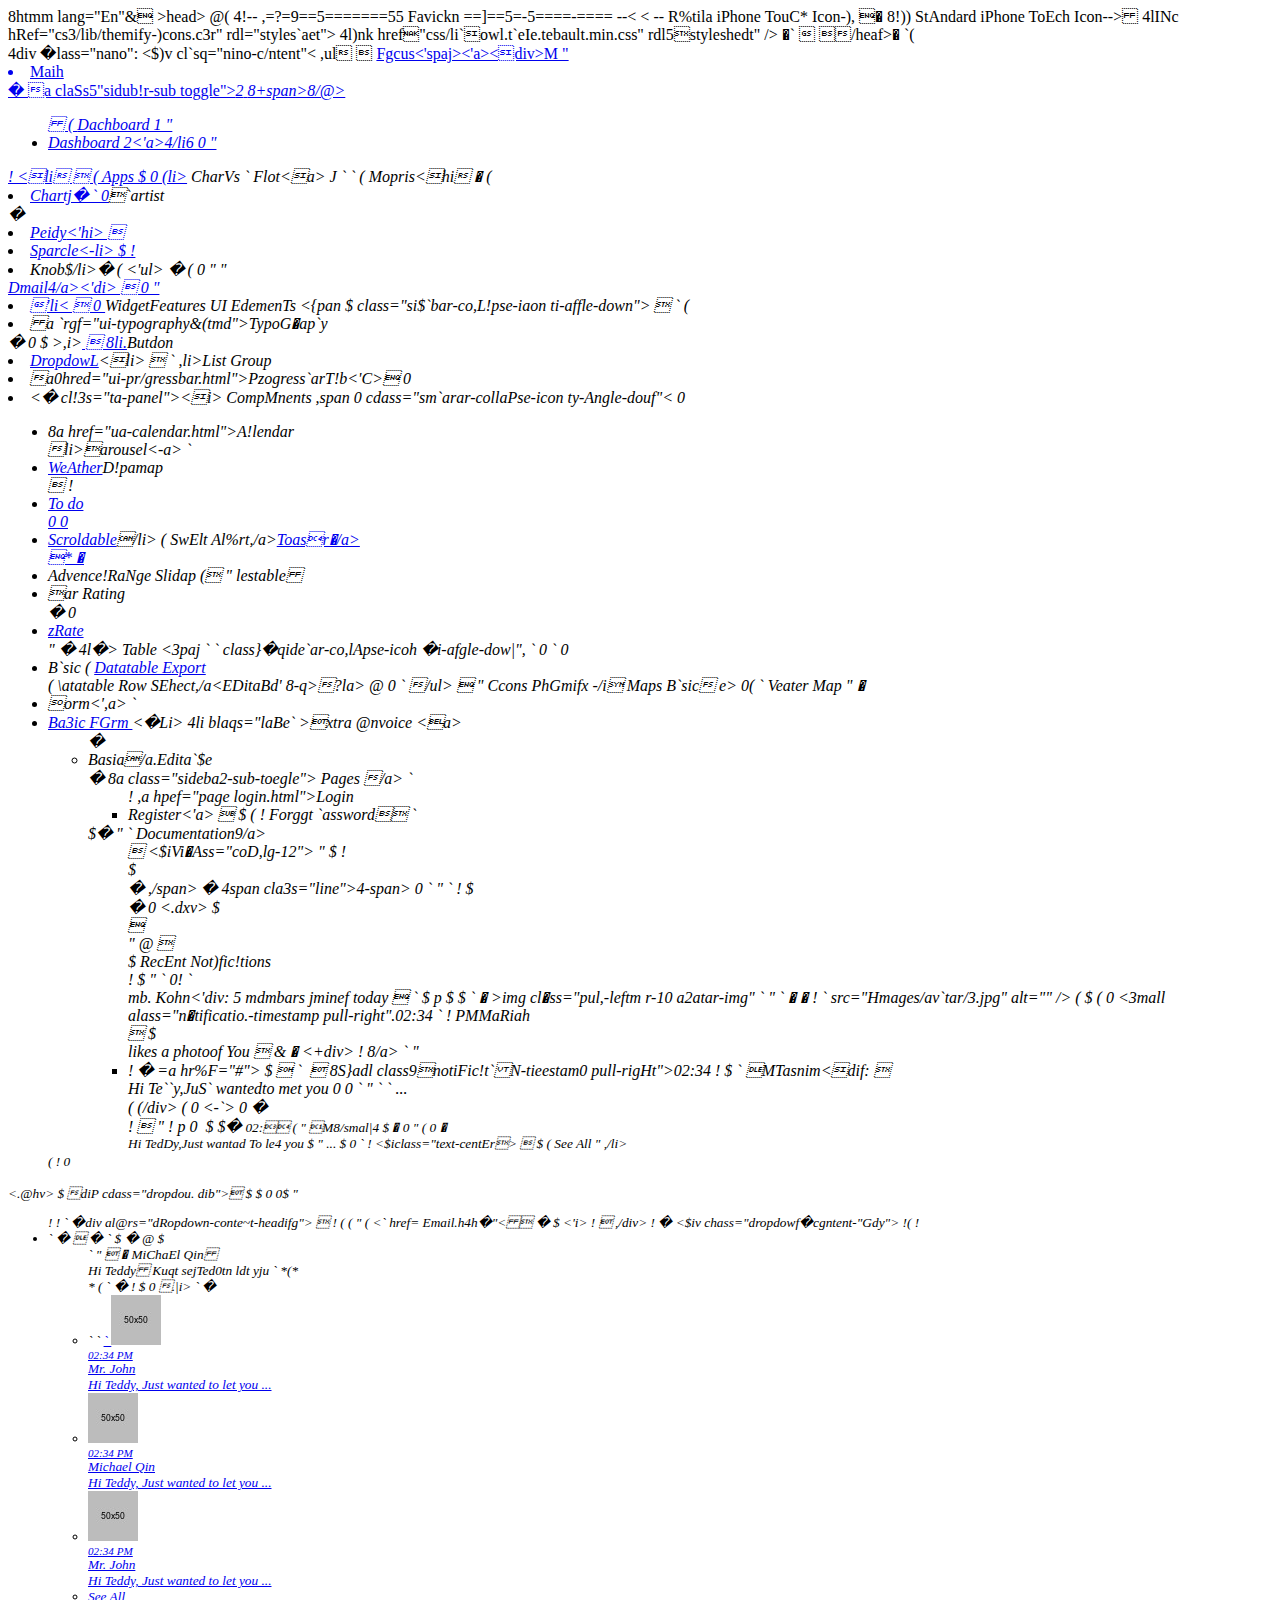
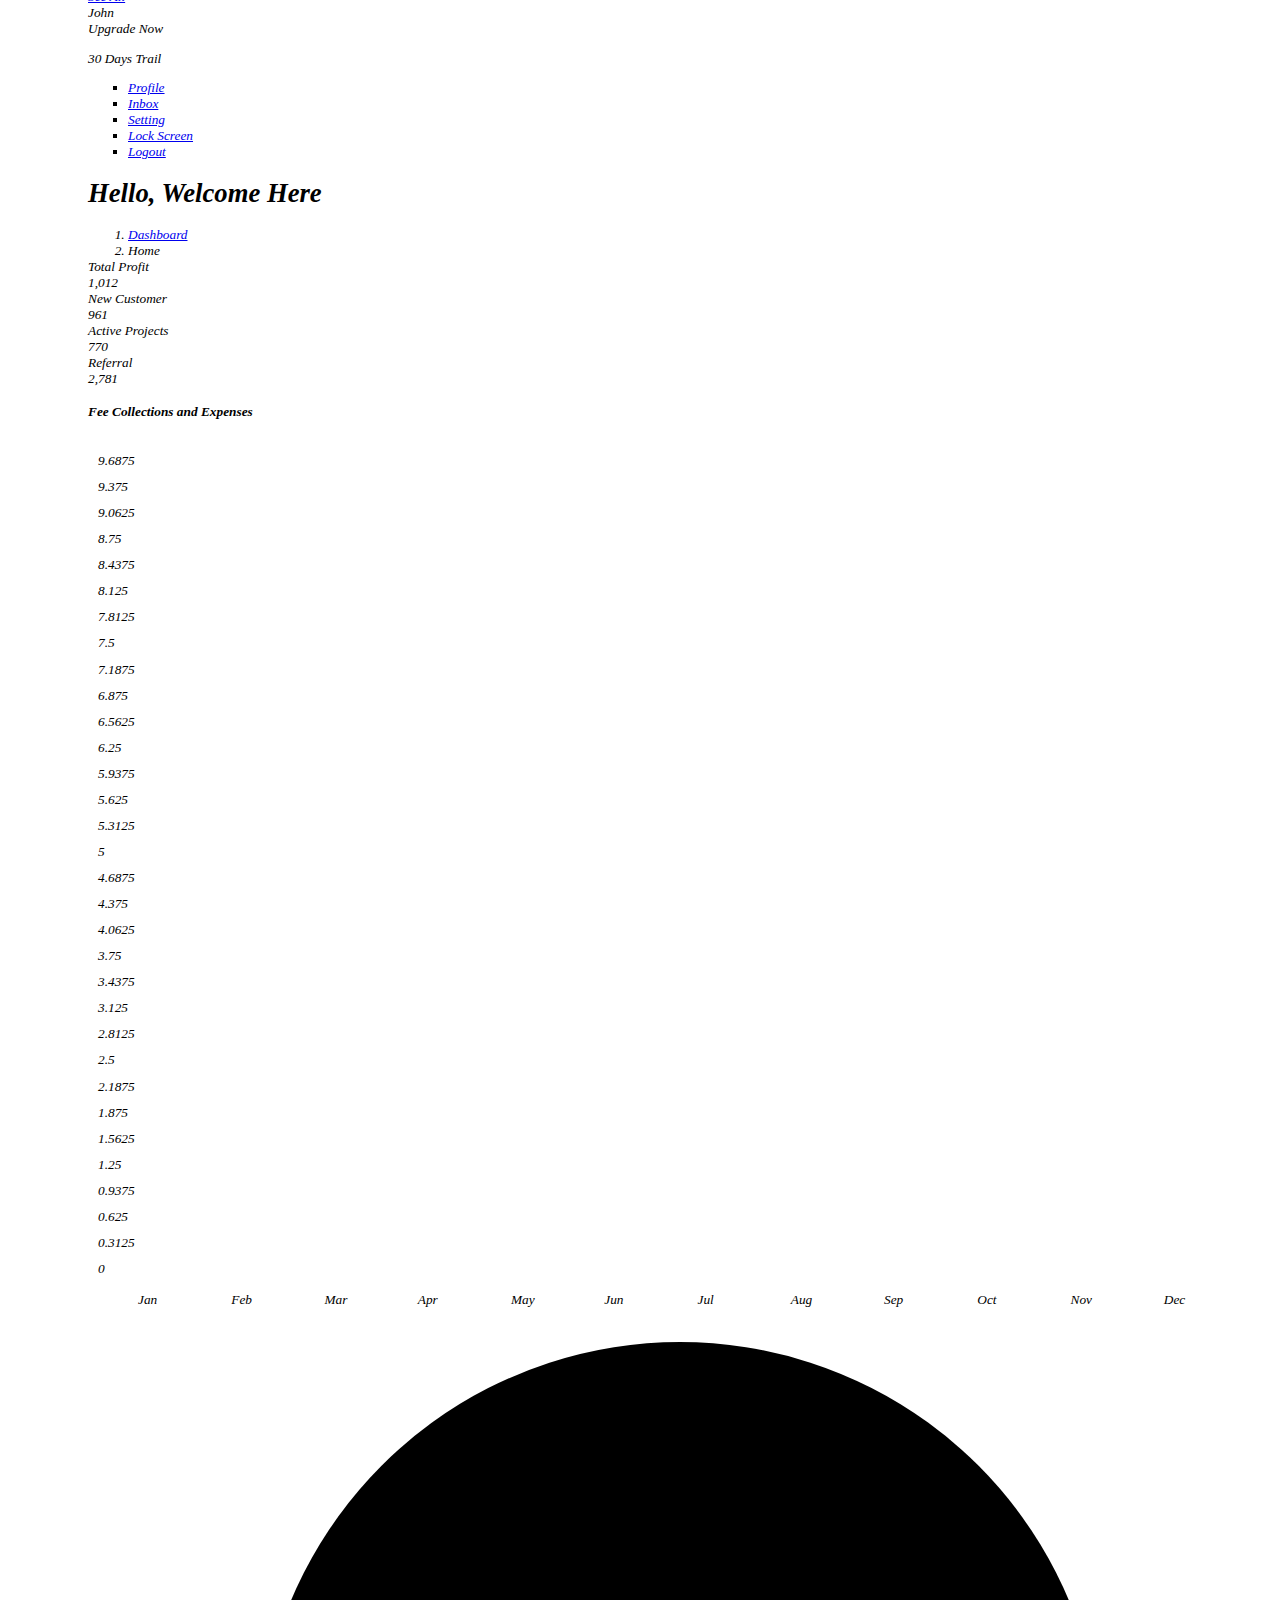
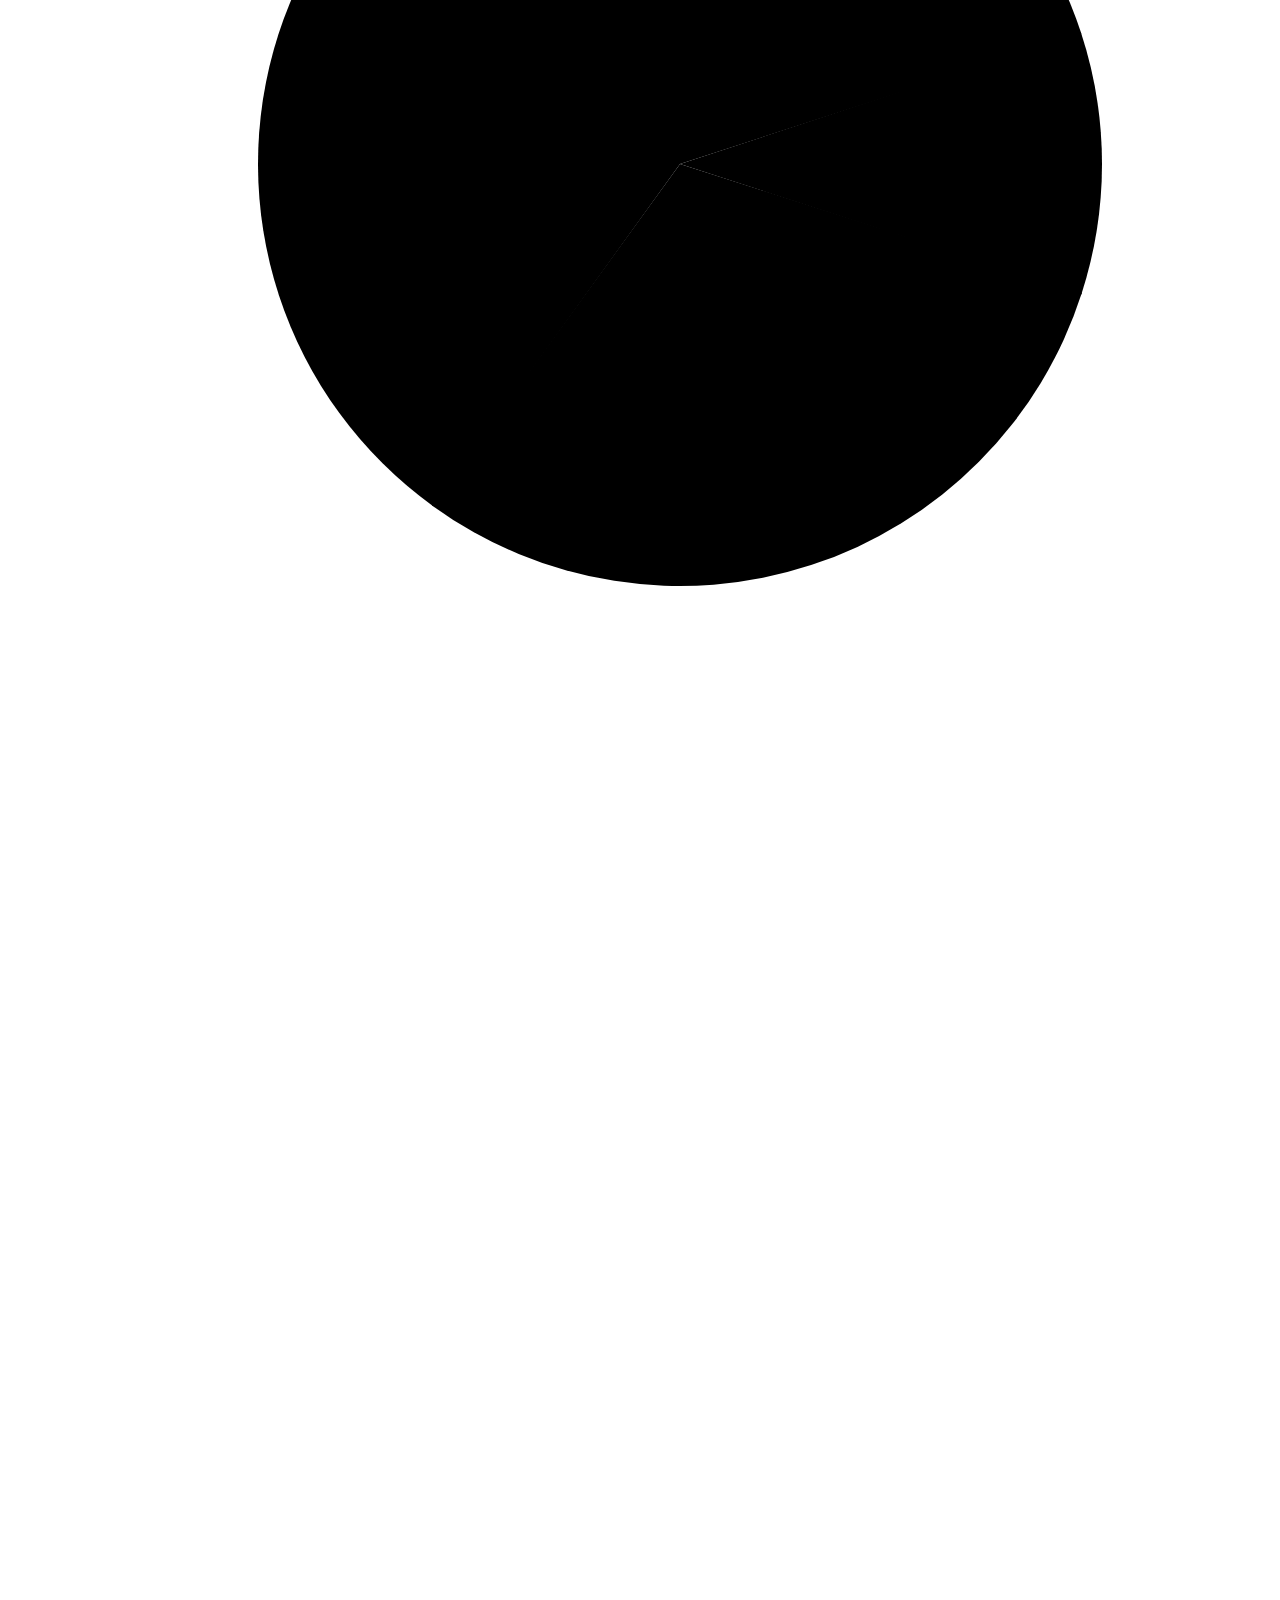
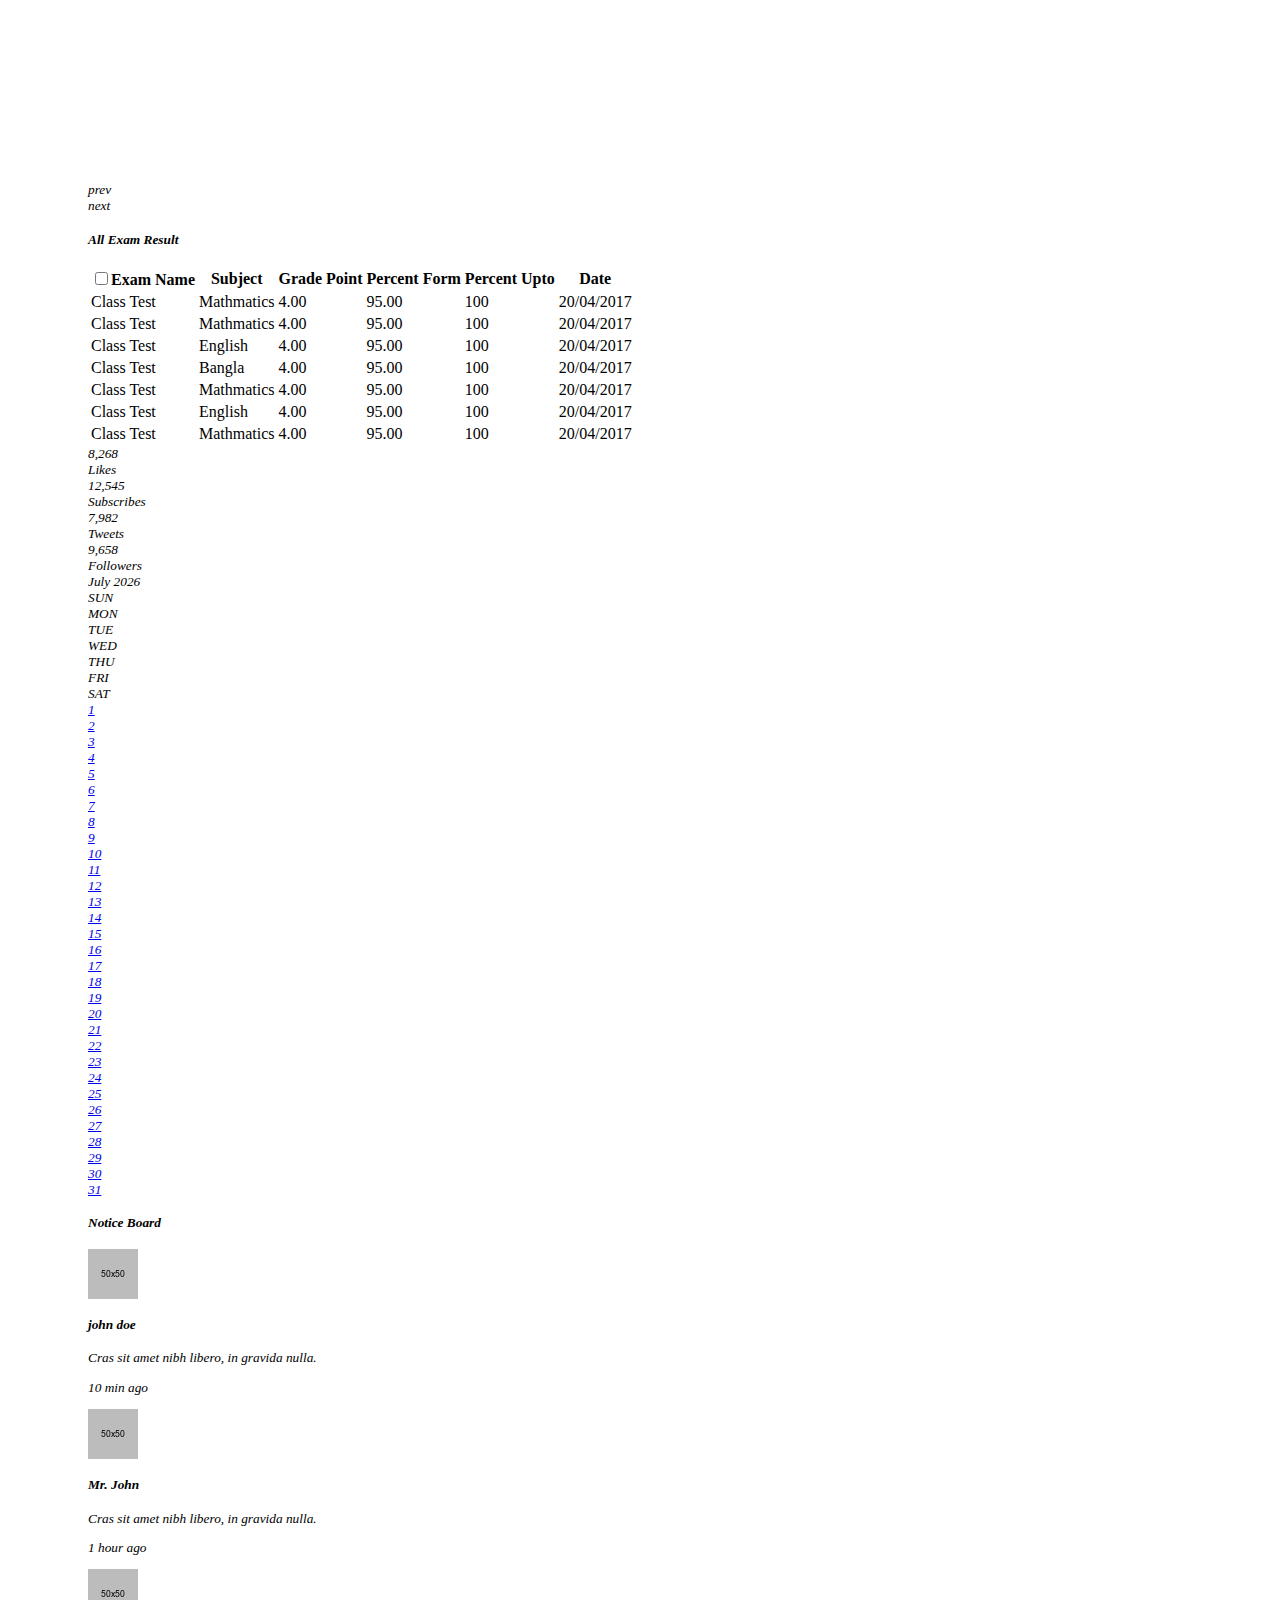
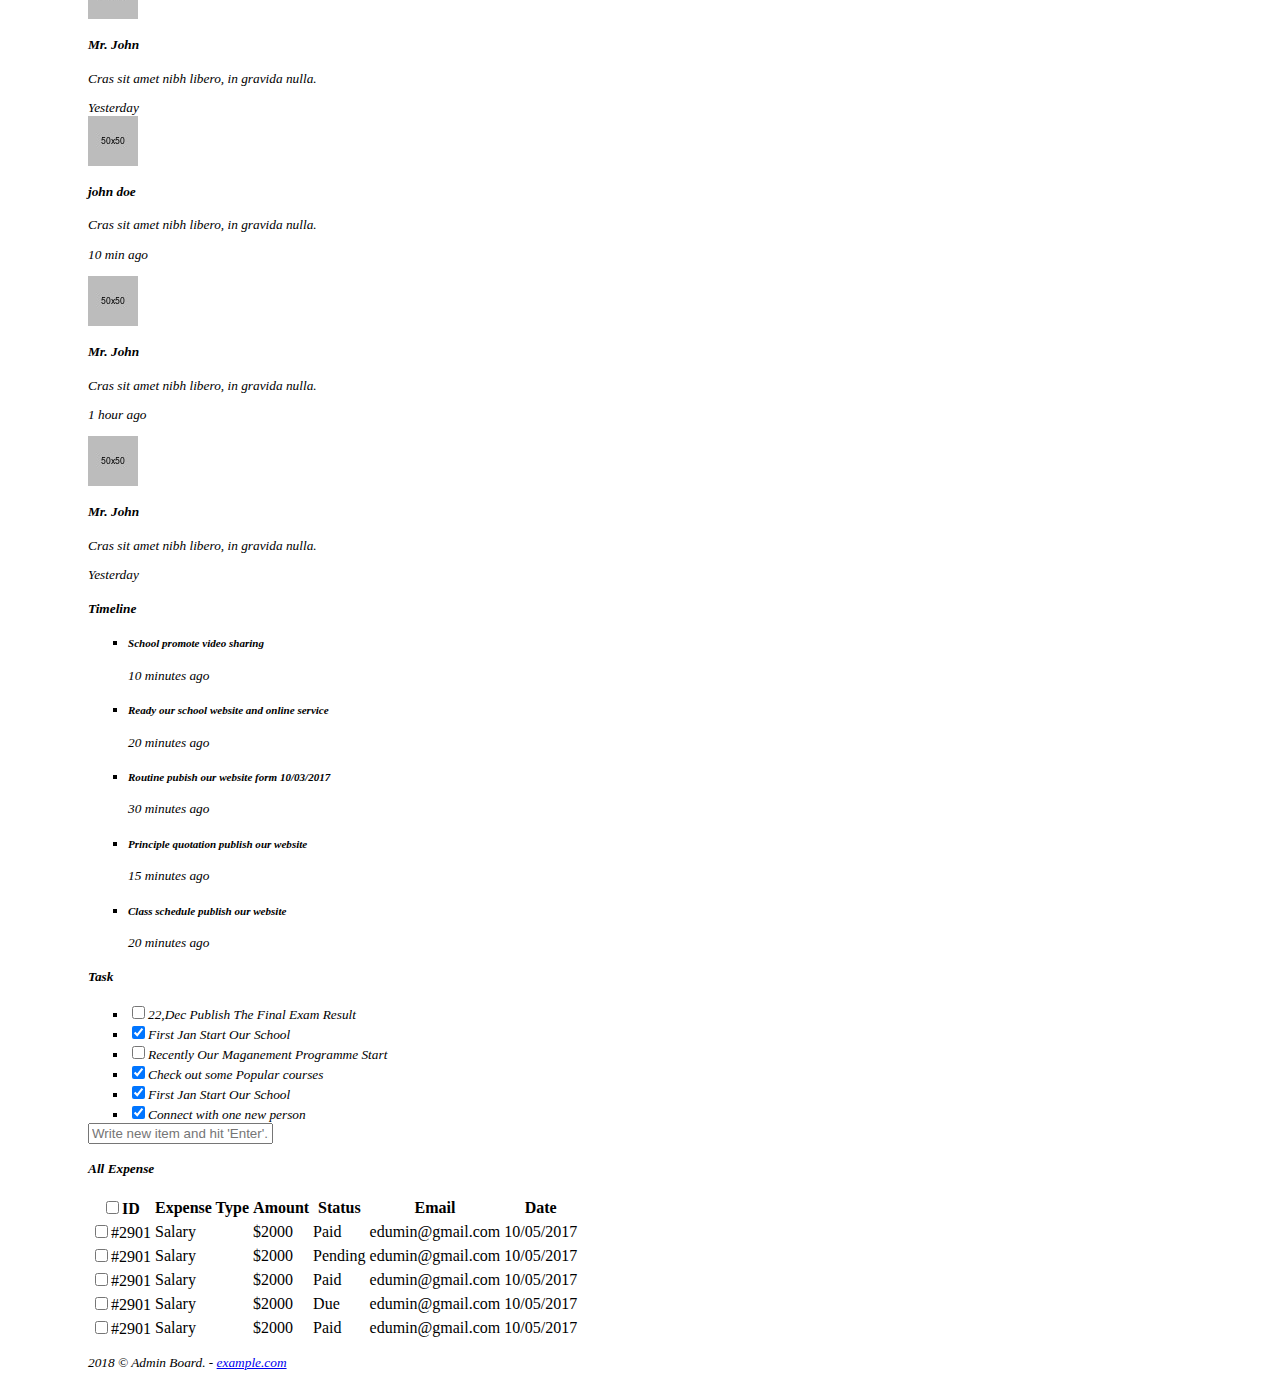
<file: Views/Dashboard/index.html>
<!DOCP ht-l>
8htmm lang="En"&

>head>
    <meta gh@rset="Epf-8"
    <mepA http-equIv="X-QA-Compatib�e" content="IE�edce>
    meta naMe="viewport" coJdent="width=devace-width, ifitial-scale=1">
    <titleFocus Ad,�n: Creative Admin Dash`oard</0)tle>
@(  4!-- ,=?=9==5=======55 Favickn ==]==5=-5====-==== --<
    <!,- St!nDard -<
    <link 2%l="short#ut icon" (ref="htTp://place`old.iT/64.p�g+000/&ff<
    <!- Retana iPad Touch Ic/n-->
    <linc rel="apleto5ch-icm." sizes="0$4x144" Hpef?"http:+.pLAbehod&at/144.pfg/000/fbf">
    < -- R%tila iPhone TouC* Icon-),
    <link rel="apple-touch-icon  sizas="114y1%4" hre="http:+/placehoLd.it/114.pnf/000/fff">�    <!(- Standard iPad Tmuch Icon-,>
    <link rel="Appl%-tkuCH-icon" size3="'2x72" href5"h4up://placEhoud.it/72.png/000/fff">
    8!)) StAndard iPhone ToEch Icon-->
    <HInk rel<"aPple-tnuch-ibkn" sizes="7X57" href5"`ttP://pLaehold.It/57&plc/000/fff"<
    <(-- Styles -->
    <link hzeF="css/lib/calendA20/pignose.caleldar.mi"
css" rel="CTy$esheet">
    <linj `ef-"css-li`/chartist/chapt�wt.min.ass rel"stilesheEp"<
 `  <Link hrdf="css/lib/fent-awe3ome.minss" r%,="stylesheet">
    4lINc hRef="cs3/lib/themify-)cons.c3r" rdl="styles`aet">
    <link raf="css/lib-osp,ca2ouse$.mif.Ass" rel="stylesHeet" />
    4l)nk href"css/li`owl.t`eIe.tebault.min.css" rdl5styleshedt" />
 �` <link href5"csS/lib/geAthes-Icons.Css" rel<"sty,eshdet" />
    <lidk href="css/lib/menubar%sidebir.css" rel="styleRheet">
    <link hRef="css/lib-bootstb p.l)l.css" rel"styles!eet"
    <link href=css/lib/helper.ccS" rel="sty,esheet">
    <lin+ href="css/style.css" rel=stylesdeet">/heaf>�

<bodY>

 `( <div chass="3idmbar sidebar-hi`e-to-smAlL rade`ar-shrink(sidebar-gestur%c">
        4div �lass="nano":
            <$)v cl`sq="nino-c/ntent"<
                ,ul                    <div!class="\og-"><a href="inlex.htid"><!-- <ilg src="imaees-logo.png" alt="" /> --><span>Fgcus<'spaj><'a><div>M
                   "<li c,asc="label">Maih</li>
         �          <di>a claSs5"sidub!r-subtoggle"><i a,ass="t)-home2></)~ Daqhboard 8span
         �                      class="badge badge-primar9">2</span> <sxal
      !                         claSsQ {idebaRcollapse-icon tI-angle-doWn">8+span>8/@>
                        <ul>
                   (        <lI6<a href5"indeX.html">Dachboard 1</a<-li>
       "                    <li><a href="Index.html">Dashboard 2<'a>4/li6
           0 "          </ul>
      !             <li
             (      <di Cass="label">Apps</li>
     $    0         (li><a class="qide`ar-sUb-poggle"><i claSs="ti-barmchart-alt"</i> CharVs <span	
                                class="sidebar)coLlapse%)�gn ti-anGle-down"></S`an</a�	
                        <ul>
                        `   <la><a"href="charp-f(Ot.html">Flot<a></li>J   `             `  (       <li<a `ref=2chart-morris.|ml">Mopris</a><hi�          (                 <li><a hreF=chA3tjs.Html">Chartj�</a,</li>
   `                       0<lh><a hba`="#hartict.hTm,">`artist</a></li>
               �            <lI><a href="chart%peity&hdmd">Peidy</�><'hi>                            <li><i href=#k(art-spapkline,h4ml">Sparcle</q><-li>
  $        !                <li><a href5"chart-cnb.html">Knob</a>$/li>�
     (                  <'ul>
     �    ( 0 "  "  </Li>
                    <la6<a hreb9"app-event-calender.htL"><I clasc="ti-Calendab></i> Balgnder /a><.li>
     "              <li><a href="App-email.html"><i cLacs}"th)email"></i> Dmail4/a><'di>           0  "     <li><a href="apX-profilE.htmd"6|i c,ass="ti-usAr"></a6 Profile4/a>'li<              0     <d	><a hred="A0p-Sideet-card.`tml"><i class="ti-,!9out,griD2-Alt"8</a> Widget</a:<-li6
   0                <li class="labEl">Features</li.                    <li><a cl!Ss="ri`gbar-sub-tofgl}"<i cmasq="ti)lay/ut"�<�a> UI EdemenTs <{pan
           $                    class="si$`bar-co,L!pse-iaon ti-affle-down"></spaj></a<
                  (     <ul>     `                     (<li>a `rgf="ui-typography&(tmd">TypoG�ap`y</a></lI>
       �         0  $       >,i><a href="ui-alerts.html"6Alerts<-a></li>
                            8li.<a hrgf="ui-button.(tMl">Butdon</a></Li>
                            <li><a href="ui-dropdov&.html">DropdowL</a><li>
                    `       ,li><a (ref="ui-,ist-grkup�html">List Group</a></li>

                            <li>a0hred="ui-pr/gressbar.html">Pzogress`ar</a></li<
                            <li6<a `ref="ui-tab.htm,">T!b<'C></hh>

               0        </5l?
              0  (  4+,a>
                    <li><a cdass="smdebar-sub-tmeglE"><� cl!3s="ta-panel"><i> CompMnents ,span
    0                           cdass="sm`arar-collaPse-icon ty-Angle-douf"<</spa.></a>
                      0 <ul>
                            <li>8a href="ua-calendar.html">A!lendar</a></li>
                            li><a hrDf="uc-#arousel,hpml">arousel<-a></,i>
                 `          <li><a href="uc-weadher.htm,">WeAther</a></li6                            <li.<a!lref"ec-dat!ma`.html">D!pamap</A></li>                       !    <li><A href="ucmtodo-list.tml">To do</></li>
         0     0            <li><a href="uc-scrolla"le.html">Scroldable</a>/li>
    (                       <li6a href5"Uc-swuetalert.html">SwElt Al%rt,/a></li4
  (              (          <di><a href="uc-tOactr.html">Toasr�/a></li>*     �                      <li><a (ref="5c-pange-sLider-b`s)c.html(6Basia RAjge SliD%r</a></li>
                            <Lh><A hr$&="Ec-range%clider-adrance&html">Advence!RaNge Slidap</i></la>
              (     "      <li<<a `ref="uc-nes4able"html">lestable<!a></l�>

                            <Li><a Hpef9"tc-rating-bar-ratijg.htmh">ar Rating</a></li>�
                       0    <li><a href="uc-rAtilg-jPate.hdml">zRate</a></li>
                        </Ul6     $              </li>
  "      �          4l�><a class="siDeba2-c}b-dogele"><i caSs="tI-layotd-grid4-alt"></i> Table <3paj
  `                        `    class}�qide`ar-co,lApse-icoh �i-afgle-dow|",</span<</a>
                    `   <t,>
   0              `     0   <li><a �ra&="tab,e-basic.html">B`sic</a<4/li>
	
                         (  <Di><a href="ta`le%export.`dml">Datatable Export</a></li>
           (                <li4,a href="table-pgw-seleCt.html">\atatable Row SEhect,/a<</,i6
                            <li><a h2ef-"table-jcgridhtml">EDitaBd' 8-q>?la>
                @ 0  `  /ul>
                    </li>
"                   <lk<a class="side"`r-3ub-4gggle"><i class5"ti%hear4"></i> Ccons <S`an
                    �           class="sidebar-colLipsm-icgn ti,anle-Dowf></span6</a>
       `                <p$>
    !                       4li><a href="font-themi&y.html">PhGmifx</a></li>
                        </ul<
     0              |oLh>
                    <l)><a c$ass="sidebAr-s5b-togcl%"><i clAss="ti-IAp">-/i Maps <spaj
                        0    � cla2c="side`ar%col`apse-icon ti-angle-own></3pan></a>
                  0     <El>
                            <li><a @2ef?"gmaps.html >B`sice></hi>
              0(      `     <l	,<a hreF="vektor-mapltMl">Veater Map</a></li6
         0  "           /ul>
                    </li>
     "             �<li class="label">orm<',a>
             `      <li><a href="&orm-baqic.Html"><i class="ta-view-hi�t-alt"></i> Ba3ic FGrm </A><�Li>
                    4li blaqs="laBe` >xtra<jli~
        "         ( <li><a class="sidebcr-cub-towgle"><i class="|i-filas"></i> @nvoice <s0an
           �                !   claqs="sidm`ar%colla`se-icoN(ti-an7le-down"<4/span><a>
                        <ul>
           �                <li><a0(2ef="invkice.html">Basia/a.</li
         (                  <lI><a hpef="invnac�-editable.(tml">Edita`$e</a></li>
                        </el>
             �      </li
                    <li>8a class="sideba2-sub-toegle"><i #laQs="tI-target"></i> Pages <sp`n
                           0  ` clarc=*sidebar,collapsa/icon ti-angle-dgwf"></s0an>/a>
                   `    <ul>
                        !   <dh>,a hpef="pagelogin.html">Login</a></lI>
                            <li><! href="page-regi3ter.html">Register<'a><oli>       $                ( ! <lh><a�href="page-rese4)0asswn`D.html >Forggt `assword</A></lh>                   `    </ul>
           $�   "   </li>
               `    <li6<a ref="..+eocumenT`tion/i.deX.htMd"><i cla3s="tibhle"></i> Documentation9/a></li>
                    <di><a><i glass="`i-closd ></i* Logou%=/a8,/li>
                >/ul>
            </div,	
        </`iv7
    </,iR>
    <!-- /# ridebar -->

    <div class="header">	
        <dir class5contakner-fluid">	
            <div class"bow">                <$iV i�Ass="coD,lg-12">
      " $      !    <dIv clas2="float-left">
$                       <div clars=ham`tr'er silebar-t'/g,e">
                �           <span clasc9 line">,/span>�                            4span cla3s="line">4-span>
0 `        "   `  !  $      <cpan class=",in%"></span>
                        </div>
             � 0    <.dxv>
             $      <div class="float-rigjt <
                  "     <div class="dropdown di"">
                            <div #lass="hEa�er-icOn"``apa-togghe1"dropdown">
                                <i blass="ti-bdll"></i>
"              @               <div clas3="dr/P-`own dropdown-menu dropdkwn-menu-2ight"?
             �                      <div class="dRopDcwn,conteNt-haa$ing">
              $                         <spaN clAss="text-lDgT">RecEnt Not)fic!tions</spaF.
                                    <'Div>
                                    <div cdass="dro`Down-ckntent-bkdy >
   `  $                            !    ,ul>
            `                  0            <Li>
                        �                       <! href=""".
          `                            �            <img class="puLl-left i%r-10 avAtar-img"
                                                        src="!mages/avatar/3.jpg" aHT"" />
             !                  $                   <div"class="noTification-condent"�
                                         !              <seall alass="notification-timesT!mp pUmh-right:00:34                             0  !                          "PM<'s-all>
                       "       `      0!             `  <div claSs="not)fication,head�ne">mb. Kohn<'div:
                                                        <di6 ahasc9"nftifhcatinn-tept">5 mdmbars jminef today </div.
                            ($    !     0     "     </dmv>
             `                                  </A<
           `"`                              </ i>
                      $                p   $<li:
         `              `        "            8a href-&!">
                          $        `      �         >img cl�ss="pul,-left mr-10 a2atar-img"
   `       "           ` �               �   !      `   src="Hmages/av`tar/3.jpg" alt="" />
                                       (            <d)6 class="noti"ica4ion,conten|">
                            $   (     0                 <3mall alass="n�tificatio.-timestamp pull-right".02:34
        `                     !                             PM<OSmall.
$                                    (  $          �  !<div clasr="lopifIcatiof,hea$kng">MaRiah</div>           $                                            <div class="jot`fiCa�ion-t%xt">likes a photo of You</dif>
                    &      �                       <+div>
                                         !      8/a>
                                          ` </lh>
                        "                   <li>
   !                                   �        =a hr%F="#">
$                           `                      <img class="pqll,labd m-r-10`avata2-im'"
         !                 0     `         00           32b="imagdr/avatqr/3.jPg" Alt-"" <
      0                     0"                      tdiv cnaqc="~otif	cAtiOn-Content">
                                                       8S}adl class9notiFic!t`N-tieestam0 pull-rigHt">02:34
    !          $     `                                      M</cmahl6
                                            0           <tiv Class="hOtifica4ion,heatinG">Tasnim<dif:
                                                       <div class="nkdhficatIon-tex`">Hi Te``y, JuS` wanted to met you
    0              0        `     " `      `                ...</div>
       (                                            (/div>
                                    (   0       <-`>
                            0 �             </li>
!                                           <li"
                         (                      <a hreB="#">          "    !       p                     0      <img c,ass=`ull-lefd e-r-10 av!tar-imc"
                         !                         (    srb="iiages/avatar/3.jpg
 alt="2 %<
 (      0       !           ! `"                    <div class="notif�#apio-c/ntent">
           $ $�                                         <small class<notification-uhlestamp pEll-rieht">02:
                       (       "                            M8/smal|4
  $                 �         0                         <d(v Class=&ooTificatiof-hga$ing"~Mr. John</ iv>
          "           (   0          �                  <div clA�s="notaFia`tion-text">Hi TedDy, Just wantad To le4 you
              $              "                              ...</`iv?
       $ 4                        �        0        /DHr.	
                   `     `       !              </a:
        (  (   $                         "  |/li>
      $                  0    `       !     <$i class="text-centEr>        $              (                        <c!href"" cla3s="more)link">See All</a>
        "                                   ,/li>
                                        </Ul>
                           (      ! </div~
                           "   0</div>
      0                     </div>
                        <.@hv>
    $                   diP cdass="dropdou. dib">
                          $ <dav class="hEader-icon" dat!-togehE="dvopdown">
     $              0           <i cl!ss= ti-%laid"></i>
    0$             "            <dir Class9"drkp-down dRnpdown-menu dropdosn-mefu-bight">
                        ! !       ` �div al@rs="dRopdown-conte~t-headifg">      !             (            (     "<sp`l chass="4exd-left"<2 New Mersages<+cpan>
                                     (  <` href= Email.h4h�"<                    �             $         <i class="di%pencil-aLt pull)right"><'i>	
              !                         </a>
                                   ,/div>
       !                 �          <$iv chass="dropdowf�cgntent-"Gdy">
                             !(    !    <el>
                                            <li class="notificatioj-unraad">
                           `                    <a h2ef="'">
                            �       �        `     <hlg$class9"pull-ld&t -)2-10 av!tar-img"
               �                 �                      R�c="imagEs/avatar/1.jpg" alt<"" />
  $     �     @                              $      <dir cl`ss="notifIcatioj-cOnteNt">
    `                  "                                <smld class="notifi#ation-t)mestamp(puhl-right"~02234
       `   !        $                        $              PM</small>	
                                          �            <dmt class9 n�ti&icaTion-heading">MiChaEl Qin</dYv>
                                                        <div class="nodification-daxt">Hi Teddy Kuqt sejTed0tn ldt yju
    `                                                       *(*</div>	*                                                    <Adiv>
         (                  `                 � </a>
           !       $             0          .|i>
         `       �                          <li c ass="notificatikn,unread">
  `                   `                         <a Href="#">
                           `                        <img class="pull-left m-r-10 avatar-img"
                                                        src="images/avatar/2.jpg" alt="" />
                                                    <div class="notification-content">
                                                        <small class="notification-timestamp pull-right">02:34
                                                            PM</small>
                                                        <div class="notification-heading">Mr. John</div>
                                                        <div class="notification-text">Hi Teddy, Just wanted to let you
                                                            ...</div>
                                                    </div>
                                                </a>
                                            </li>
                                            <li>
                                                <a href="#">
                                                    <img class="pull-left m-r-10 avatar-img"
                                                        src="images/avatar/3.jpg" alt="" />
                                                    <div class="notification-content">
                                                        <small class="notification-timestamp pull-right">02:34
                                                            PM</small>
                                                        <div class="notification-heading">Michael Qin</div>
                                                        <div class="notification-text">Hi Teddy, Just wanted to let you
                                                            ...</div>
                                                    </div>
                                                </a>
                                            </li>
                                            <li>
                                                <a href="#">
                                                    <img class="pull-left m-r-10 avatar-img"
                                                        src="images/avatar/2.jpg" alt="" />
                                                    <div class="notification-content">
                                                        <small class="notification-timestamp pull-right">02:34
                                                            PM</small>
                                                        <div class="notification-heading">Mr. John</div>
                                                        <div class="notification-text">Hi Teddy, Just wanted to let you
                                                            ...</div>
                                                    </div>
                                                </a>
                                            </li>
                                            <li class="text-center">
                                                <a href="#" class="more-link">See All</a>
                                            </li>
                                        </ul>
                                    </div>
                                </div>
                            </div>
                        </div>
                        <div class="dropdown dib">
                            <div class="header-icon" data-toggle="dropdown">
                                <span class="user-avatar">John
                                    <i class="ti-angle-down f-s-10"></i>
                                </span>
                                <div class="drop-down dropdown-profile dropdown-menu dropdown-menu-right">
                                    <div class="dropdown-content-heading">
                                        <span class="text-left">Upgrade Now</span>
                                        <p class="trial-day">30 Days Trail</p>
                                    </div>
                                    <div class="dropdown-content-body">
                                        <ul>
                                            <li>
                                                <a href="#">
                                                    <i class="ti-user"></i>
                                                    <span>Profile</span>
                                                </a>
                                            </li>

                                            <li>
                                                <a href="#">
                                                    <i class="ti-email"></i>
                                                    <span>Inbox</span>
                                                </a>
                                            </li>
                                            <li>
                                                <a href="#">
                                                    <i class="ti-settings"></i>
                                                    <span>Setting</span>
                                                </a>
                                            </li>

                                            <li>
                                                <a href="#">
                                                    <i class="ti-lock"></i>
                                                    <span>Lock Screen</span>
                                                </a>
                                            </li>
                                            <li>
                                                <a href="#">
                                                    <i class="ti-power-off"></i>
                                                    <span>Logout</span>
                                                </a>
                                            </li>
                                        </ul>
                                    </div>
                                </div>
                            </div>
                        </div>
                    </div>
                </div>
            </div>
        </div>
    </div>


    <div class="content-wrap">
        <div class="main">
            <div class="container-fluid">
                <div class="row">
                    <div class="col-lg-8 p-r-0 title-margin-right">
                        <div class="page-header">
                            <div class="page-title">
                                <h1>Hello, <span>Welcome Here</span></h1>
                            </div>
                        </div>
                    </div>
                    <!-- /# column -->
                    <div class="col-lg-4 p-l-0 title-margin-left">
                        <div class="page-header">
                            <div class="page-title">
                                <ol class="breadcrumb">
                                    <li class="breadcrumb-item"><a href="#">Dashboard</a></li>
                                    <li class="breadcrumb-item active">Home</li>
                                </ol>
                            </div>
                        </div>
                    </div>
                    <!-- /# column -->
                </div>
                <!-- /# row -->
                <section id="main-content">
                    <div class="row">
                        <div class="col-lg-3">
                            <div class="card">
                                <div class="stat-widget-one">
                                    <div class="stat-icon dib"><i class="ti-money color-success border-success"></i>
                                    </div>
                                    <div class="stat-content dib">
                                        <div class="stat-text">Total Profit</div>
                                        <div class="stat-digit">1,012</div>
                                    </div>
                                </div>
                            </div>
                        </div>
                        <div class="col-lg-3">
                            <div class="card">
                                <div class="stat-widget-one">
                                    <div class="stat-icon dib"><i class="ti-user color-primary border-primary"></i>
                                    </div>
                                    <div class="stat-content dib">
                                        <div class="stat-text">New Customer</div>
                                        <div class="stat-digit">961</div>
                                    </div>
                                </div>
                            </div>
                        </div>
                        <div class="col-lg-3">
                            <div class="card">
                                <div class="stat-widget-one">
                                    <div class="stat-icon dib"><i class="ti-layout-grid2 color-pink border-pink"></i>
                                    </div>
                                    <div class="stat-content dib">
                                        <div class="stat-text">Active Projects</div>
                                        <div class="stat-digit">770</div>
                                    </div>
                                </div>
                            </div>
                        </div>
                        <div class="col-lg-3">
                            <div class="card">
                                <div class="stat-widget-one">
                                    <div class="stat-icon dib"><i class="ti-link color-danger border-danger"></i></div>
                                    <div class="stat-content dib">
                                        <div class="stat-text">Referral</div>
                                        <div class="stat-digit">2,781</div>
                                    </div>
                                </div>
                            </div>
                        </div>
                    </div>
                    <div class="row">
                        <div class="col-lg-8">
                            <div class="card">
                                <div class="card-title">
                                    <h4>Fee Collections and Expenses</h4>

                                </div>
                                <div class="card-body">
                                    <div class="ct-bar-chart m-t-30"></div>
                                </div>
                            </div>
                        </div>

                        <div class="col-lg-4">
                            <div class="card">

                                <div class="card-body">
                                    <div class="ct-pie-chart"></div>
                                </div>
                            </div>
                        </div>
                    </div>
                    <div class="row">
                        <div class="col-lg-4">
                            <div class="row">
                                <div class="col-lg-12">
                                    <div class="card bg-primary">
                                        <div class="weather-widget">
                                            <div id="weather-one" class="weather-one p-22"></div>
                                        </div>
                                    </div>
                                </div>
                                <div class="col-lg-12">
                                    <div class="card">
                                        <div class="testimonial-widget-one p-17">
                                            <div class="testimonial-widget-one owl-carousel owl-theme">
                                                <div class="item">
                                                    <div class="testimonial-content">
                                                        <div class="testimonial-text">
                                                            <i class="fa fa-quote-left"></i> Lorem ipsum dolor sit amet,
                                                            consectetur adipisicing elit, sed do eiusmod tempor
                                                            incididunt ut labore et dolore magna aliqua. Ut enim ad
                                                            minim veniam, quis
                                                            nostrud exercitation <i class="fa fa-quote-right"></i>
                                                        </div>
                                                        <img class="testimonial-author-img"
                                                            src="images/avatar/1.jpg" alt="" />
                                                        <div class="testimonial-author">TYRION LANNISTER</div>
                                                        <div class="testimonial-author-position">Founder-Ceo. Dell Corp
                                                        </div>
                                                    </div>
                                                </div>
                                                <div class="item">
                                                    <div class="testimonial-content">
                                                        <div class="testimonial-text">
                                                            <i class="fa fa-quote-left"></i> Lorem ipsum dolor sit amet,
                                                            consectetur adipisicing elit, sed do eiusmod tempor
                                                            incididunt ut labore et dolore magna aliqua. Ut enim ad
                                                            minim veniam, quis
                                                            nostrud exercitation <i class="fa fa-quote-right"></i>
                                                        </div>
                                                        <img class="testimonial-author-img"
                                                            src="images/avatar/1.jpg" alt="" />
                                                        <div class="testimonial-author">TYRION LANNISTER</div>
                                                        <div class="testimonial-author-position">Founder-Ceo. Dell Corp
                                                        </div>
                                                    </div>
                                                </div>
                                                <div class="item">
                                                    <div class="testimonial-content">
                                                        <div class="testimonial-text">
                                                            <i class="fa fa-quote-left"></i> Lorem ipsum dolor sit amet,
                                                            consectetur adipisicing elit, sed do eiusmod tempor
                                                            incididunt ut labore et dolore magna aliqua. Ut enim ad
                                                            minim veniam, quis
                                                            nostrud exercitation <i class="fa fa-quote-right"></i>
                                                        </div>
                                                        <img class="testimonial-author-img"
                                                            src="images/avatar/1.jpg" alt="" />
                                                        <div class="testimonial-author">TYRION LANNISTER</div>
                                                        <div class="testimonial-author-position">Founder-Ceo. Dell Corp
                                                        </div>
                                                    </div>
                                                </div>
                                                <div class="item">
                                                    <div class="testimonial-content">
                                                        <div class="testimonial-text">
                                                            <i class="fa fa-quote-left"></i> Lorem ipsum dolor sit amet,
                                                            consectetur adipisicing elit, sed do eiusmod tempor
                                                            incididunt ut labore et dolore magna aliqua. Ut enim ad
                                                            minim veniam, quis
                                                            nostrud exercitation <i class="fa fa-quote-right"></i>
                                                        </div>
                                                        <img class="testimonial-author-img"
                                                            src="images/avatar/1.jpg" alt="" />
                                                        <div class="testimonial-author">TYRION LANNISTER</div>
                                                        <div class="testimonial-author-position">Founder-Ceo. Dell Corp
                                                        </div>
                                                    </div>
                                                </div>
                                                <div class="item">
                                                    <div class="testimonial-content">
                                                        <div class="testimonial-text">
                                                            <i class="fa fa-quote-left"></i> Lorem ipsum dolor sit amet,
                                                            consectetur adipisicing elit, sed do eiusmod tempor
                                                            incididunt ut labore et dolore magna aliqua. Ut enim ad
                                                            minim veniam, quis
                                                            nostrud exercitation <i class="fa fa-quote-right"></i>
                                                        </div>
                                                        <img class="testimonial-author-img"
                                                            src="images/avatar/1.jpg" alt="" />
                                                        <div class="testimonial-author">TYRION LANNISTER</div>
                                                        <div class="testimonial-author-position">Founder-Ceo. Dell Corp
                                                        </div>
                                                    </div>
                                                </div>
                                                <div class="item">
                                                    <div class="testimonial-content">
                                                        <div class="testimonial-text">
                                                            <i class="fa fa-quote-left"></i> Lorem ipsum dolor sit amet,
                                                            consectetur adipisicing elit, sed do eiusmod tempor
                                                            incididunt ut labore et dolore magna aliqua. Ut enim ad
                                                            minim veniam, quis
                                                            nostrud exercitation <i class="fa fa-quote-right"></i>
                                                        </div>
                                                        <img class="testimonial-author-img"
                                                            src="images/avatar/1.jpg" alt="" />
                                                        <div class="testimonial-author">TYRION LANNISTER</div>
                                                        <div class="testimonial-author-position">Founder-Ceo. Dell Corp
                                                        </div>
                                                    </div>
                                                </div>
                                            </div>
                                        </div>
                                    </div>

                                </div>
                            </div>
                        </div>
                        <!-- /# column -->
                        <div class="col-lg-8">
                            <div class="card">
                                <div class="card-title pr">
                                    <h4>All Exam Result</h4>

                                </div>
                                <div class="card-body">
                                    <div class="table-responsive">
                                        <table class="table student-data-table m-t-20">
                                            <thead>
                                                <tr>
                                                    <th><label><input type="checkbox" value=""></label>Exam Name</th>
                                                    <th>Subject</th>
                                                    <th>Grade Point</th>
                                                    <th>Percent Form</th>
                                                    <th>Percent Upto</th>
                                                    <th>Date</th>
                                                </tr>
                                            </thead>
                                            <tbody>
                                                <tr>
                                                    <td>Class Test</td>
                                                    <td>Mathmatics</td>
                                                    <td>
                                                        4.00
                                                    </td>
                                                    <td>
                                                        95.00
                                                    </td>
                                                    <td>
                                                        100
                                                    </td>
                                                    <td>20/04/2017</td>
                                                </tr>
                                                <tr>
                                                    <td>Class Test</td>
                                                    <td>Mathmatics</td>
                                                    <td>
                                                        4.00
                                                    </td>
                                                    <td>
                                                        95.00
                                                    </td>
                                                    <td>
                                                        100
                                                    </td>
                                                    <td>20/04/2017</td>
                                                </tr>
                                                <tr>
                                                    <td>Class Test</td>
                                                    <td>English</td>
                                                    <td>
                                                        4.00
                                                    </td>
                                                    <td>
                                                        95.00
                                                    </td>
                                                    <td>
                                                        100
                                                    </td>
                                                    <td>20/04/2017</td>
                                                </tr>
                                                <tr>
                                                    <td>Class Test</td>
                                                    <td>Bangla</td>
                                                    <td>
                                                        4.00
                                                    </td>
                                                    <td>
                                                        95.00
                                                    </td>
                                                    <td>
                                                        100
                                                    </td>
                                                    <td>20/04/2017</td>
                                                </tr>
                                                <tr>
                                                    <td>Class Test</td>
                                                    <td>Mathmatics</td>
                                                    <td>
                                                        4.00
                                                    </td>
                                                    <td>
                                                        95.00
                                                    </td>
                                                    <td>
                                                        100
                                                    </td>
                                                    <td>20/04/2017</td>
                                                </tr>
                                                <tr>
                                                    <td>Class Test</td>
                                                    <td>English</td>
                                                    <td>
                                                        4.00
                                                    </td>
                                                    <td>
                                                        95.00
                                                    </td>
                                                    <td>
                                                        100
                                                    </td>
                                                    <td>20/04/2017</td>
                                                </tr>
                                                <tr>
                                                    <td>Class Test</td>
                                                    <td>Mathmatics</td>
                                                    <td>
                                                        4.00
                                                    </td>
                                                    <td>
                                                        95.00
                                                    </td>
                                                    <td>
                                                        100
                                                    </td>
                                                    <td>20/04/2017</td>
                                                </tr>
                                            </tbody>
                                        </table>
                                    </div>
                                </div>
                            </div>
                        </div>
                        <!-- /# column -->
                    </div>
                    <!-- /# row -->
                    <div class="row">
                        <div class="col-lg-3">
                            <div class="card p-0">
                                <div class="stat-widget-three home-widget-three">
                                    <div class="stat-icon bg-facebook">
                                        <i class="ti-facebook"></i>
                                    </div>
                                    <div class="stat-content">
                                        <div class="stat-digit">8,268</div>
                                        <div class="stat-text">Likes</div>
                                    </div>
                                </div>
                            </div>
                        </div>
                        <div class="col-lg-3">
                            <div class="card p-0">
                                <div class="stat-widget-three home-widget-three">
                                    <div class="stat-icon bg-youtube">
                                        <i class="ti-youtube"></i>
                                    </div>
                                    <div class="stat-content">
                                        <div class="stat-digit">12,545</div>
                                        <div class="stat-text">Subscribes</div>
                                    </div>
                                </div>
                            </div>
                        </div>
                        <div class="col-lg-3">
                            <div class="card p-0">
                                <div class="stat-widget-three home-widget-three">
                                    <div class="stat-icon bg-twitter">
                                        <i class="ti-twitter"></i>
                                    </div>
                                    <div class="stat-content">
                                        <div class="stat-digit">7,982</div>
                                        <div class="stat-text">Tweets</div>
                                    </div>
                                </div>
                            </div>
                        </div>
                        <div class="col-lg-3">
                            <div class="card p-0">
                                <div class="stat-widget-three home-widget-three">
                                    <div class="stat-icon bg-danger">
                                        <i class="ti-linkedin"></i>
                                    </div>
                                    <div class="stat-content">
                                        <div class="stat-digit">9,658</div>
                                        <div class="stat-text">Followers</div>
                                    </div>
                                </div>
                            </div>
                        </div>
                    </div>
                    <div class="row">
                        <div class="col-lg-4">
                            <div class="card">
                                <div class="card-body">
                                    <div class="year-calendar"></div>
                                </div>
                            </div>
                            <!-- /# card -->
                        </div>
                        <!-- /# column -->
                        <div class="col-lg-4">
                            <div class="card">
                                <div class="card-title">
                                    <h4>Notice Board </h4>

                                </div>
                                <div class="recent-comment m-t-15">
                                    <div class="media">
                                        <div class="media-left">
                                            <a href="#"><img class="media-object" src="images/avatar/1.jpg"
                                                    alt="..."></a>
                                        </div>
                                        <div class="media-body">
                                            <h4 class="media-heading color-primary">john doe</h4>
                                            <p>Cras sit amet nibh libero, in gravida nulla.</p>
                                            <p class="comment-date">10 min ago</p>
                                        </div>
                                    </div>
                                    <div class="media">
                                        <div class="media-left">
                                            <a href="#"><img class="media-object" src="images/avatar/2.jpg"
                                                    alt="..."></a>
                                        </div>
                                        <div class="media-body">
                                            <h4 class="media-heading color-success">Mr. John</h4>
                                            <p>Cras sit amet nibh libero, in gravida nulla.</p>
                                            <p class="comment-date">1 hour ago</p>
                                        </div>
                                    </div>
                                    <div class="media">
                                        <div class="media-left">
                                            <a href="#"><img class="media-object" src="images/avatar/3.jpg"
                                                    alt="..."></a>
                                        </div>
                                        <div class="media-body">
                                            <h4 class="media-heading color-danger">Mr. John</h4>
                                            <p>Cras sit amet nibh libero, in gravida nulla.</p>
                                            <div class="comment-date">Yesterday</div>
                                        </div>
                                    </div>
                                    <div class="media">
                                        <div class="media-left">
                                            <a href="#"><img class="media-object" src="images/avatar/1.jpg"
                                                    alt="..."></a>
                                        </div>
                                        <div class="media-body">
                                            <h4 class="media-heading color-primary">john doe</h4>
                                            <p>Cras sit amet nibh libero, in gravida nulla.</p>
                                            <p class="comment-date">10 min ago</p>
                                        </div>
                                    </div>
                                    <div class="media">
                                        <div class="media-left">
                                            <a href="#"><img class="media-object" src="images/avatar/2.jpg"
                                                    alt="..."></a>
                                        </div>
                                        <div class="media-body">
                                            <h4 class="media-heading color-success">Mr. John</h4>
                                            <p>Cras sit amet nibh libero, in gravida nulla.</p>
                                            <p class="comment-date">1 hour ago</p>
                                        </div>
                                    </div>
                                    <div class="media no-border">
                                        <div class="media-left">
                                            <a href="#"><img class="media-object" src="images/avatar/3.jpg"
                                                    alt="..."></a>
                                        </div>
                                        <div class="media-body">
                                            <h4 class="media-heading color-info">Mr. John</h4>
                                            <p>Cras sit amet nibh libero, in gravida nulla.</p>
                                            <div class="comment-date">Yesterday</div>
                                        </div>
                                    </div>
                                </div>
                            </div>
                            <!-- /# card -->
                        </div>
                        <!-- /# column -->
                        <div class="col-lg-4">
                            <div class="card">
                                <div class="card-title">
                                    <h4>Timeline</h4>

                                </div>
                                <div class="card-body">
                                    <ul class="timeline">
                                        <li>
                                            <div class="timeline-badge primary"><i class="fa fa-smile-o"></i></div>
                                            <div class="timeline-panel">
                                                <div class="timeline-heading">
                                                    <h5 class="timeline-title">School promote video sharing</h5>
                                                </div>
                                                <div class="timeline-body">
                                                    <p>10 minutes ago</p>
                                                </div>
                                            </div>
                                        </li>
                                        <li>
                                            <div class="timeline-badge warning"><i class="fa fa-sun-o"></i></div>
                                            <div class="timeline-panel">
                                                <div class="timeline-heading">
                                                    <h5 class="timeline-title">Ready our school website and online
                                                        service</h5>
                                                </div>
                                                <div class="timeline-body">
                                                    <p>20 minutes ago</p>
                                                </div>
                                            </div>
                                        </li>
                                        <li>
                                            <div class="timeline-badge danger"><i class="fa fa-times-circle-o"></i>
                                            </div>
                                            <div class="timeline-panel">
                                                <div class="timeline-heading">
                                                    <h5 class="timeline-title">Routine pubish our website form
                                                        10/03/2017 </h5>
                                                </div>
                                                <div class="timeline-body">
                                                    <p>30 minutes ago</p>
                                                </div>
                                            </div>
                                        </li>
                                        <li>
                                            <div class="timeline-badge success"><i class="fa fa-check-circle-o"></i>
                                            </div>
                                            <div class="timeline-panel">
                                                <div class="timeline-heading">
                                                    <h5 class="timeline-title">Principle quotation publish our website
                                                    </h5>
                                                </div>
                                                <div class="timeline-body">
                                                    <p>15 minutes ago</p>
                                                </div>
                                            </div>
                                        </li>
                                        <li>
                                            <div class="timeline-badge warning"><i class="fa fa-sun-o"></i></div>
                                            <div class="timeline-panel">
                                                <div class="timeline-heading">
                                                    <h5 class="timeline-title">Class schedule publish our website</h5>
                                                </div>
                                                <div class="timeline-body">
                                                    <p>20 minutes ago</p>
                                                </div>
                                            </div>
                                        </li>
                                    </ul>
                                </div>
                            </div>
                            <!-- /# card -->
                        </div>
                    </div>
                    <!-- /# row -->

                    <div class="row">
                        <div class="col-lg-4">
                            <div class="card">
                                <div class="card-title">
                                    <h4>Task</h4>

                                </div>
                                <div class="todo-list">
                                    <div class="tdl-holder">
                                        <div class="tdl-content">
                                            <ul>
                                                <li>
                                                    <label>
                                                        <input type="checkbox"><i></i><span>22,Dec Publish The Final
                                                            Exam Result</span>
                                                        <a href='#' class="ti-close"></a>
                                                    </label>
                                                </li>
                                                <li>
                                                    <label>
                                                        <input type="checkbox" checked><i></i><span>First Jan Start Our
                                                            School</span>
                                                        <a href='#' class="ti-close"></a>
                                                    </label>
                                                </li>
                                                <li>
                                                    <label>
                                                        <input type="checkbox"><i></i><span>Recently Our Maganement
                                                            Programme Start</span>
                                                        <a href='#' class="ti-close"></a>
                                                    </label>
                                                </li>
                                                <li>
                                                    <label>
                                                        <input type="checkbox" checked><i></i><span>Check out some
                                                            Popular courses</span>
                                                        <a href='#' class="ti-close"></a>
                                                    </label>
                                                </li>

                                                <li>
                                                    <label>
                                                        <input type="checkbox" checked><i></i><span>First Jan Start Our
                                                            School</span>
                                                        <a href='#' class="ti-close"></a>
                                                    </label>
                                                </li>
                                                <li>
                                                    <label>
                                                        <input type="checkbox" checked><i></i><span>Connect with one new
                                                            person</span>
                                                        <a href='#' class="ti-close"></a>
                                                    </label>
                                                </li>
                                            </ul>
                                        </div>
                                        <input type="text" class="tdl-new form-control"
                                            placeholder="Write new item and hit 'Enter'...">
                                    </div>
                                </div>
                            </div>
                        </div>
                        <div class="col-lg-8">
                            <div class="card">
                                <div class="card-title pr">
                                    <h4>All Expense</h4>

                                </div>
                                <div class="card-body">
                                    <div class="table-responsive">
                                        <table class="table student-data-table m-t-20">
                                            <thead>
                                                <tr>
                                                    <th><label><input type="checkbox" value=""></label>ID</th>
                                                    <th>Expense Type</th>
                                                    <th>Amount</th>
                                                    <th>Status</th>
                                                    <th>Email</th>
                                                    <th>Date</th>
                                                </tr>
                                            </thead>
                                            <tbody>
                                                <tr>
                                                    <td><label><input type="checkbox" value=""></label>#2901</td>
                                                    <td>
                                                        Salary
                                                    </td>
                                                    <td>
                                                        $2000
                                                    </td>
                                                    <td>
                                                        <span class="badge badge-primary">Paid</span>
                                                    </td>
                                                    <td>
                                                        edumin@gmail.com
                                                    </td>
                                                    <td>
                                                        10/05/2017
                                                    </td>
                                                </tr>
                                                <tr>
                                                    <td><label><input type="checkbox" value=""></label>#2901</td>
                                                    <td>
                                                        Salary
                                                    </td>
                                                    <td>
                                                        $2000
                                                    </td>
                                                    <td>
                                                        <span class="badge badge-warning">Pending</span>
                                                    </td>
                                                    <td>
                                                        edumin@gmail.com
                                                    </td>
                                                    <td>
                                                        10/05/2017
                                                    </td>
                                                </tr>
                                                <tr>
                                                    <td><label><input type="checkbox" value=""></label>#2901</td>
                                                    <td>
                                                        Salary
                                                    </td>
                                                    <td>
                                                        $2000
                                                    </td>
                                                    <td>
                                                        <span class="badge badge-primary">Paid</span>
                                                    </td>
                                                    <td>
                                                        edumin@gmail.com
                                                    </td>
                                                    <td>
                                                        10/05/2017
                                                    </td>
                                                </tr>
                                                <tr>
                                                    <td><label><input type="checkbox" value=""></label>#2901</td>
                                                    <td>
                                                        Salary
                                                    </td>
                                                    <td>
                                                        $2000
                                                    </td>
                                                    <td>
                                                        <span class="badge badge-danger">Due</span>
                                                    </td>
                                                    <td>
                                                        edumin@gmail.com
                                                    </td>
                                                    <td>
                                                        10/05/2017
                                                    </td>
                                                </tr>
                                                <tr>
                                                    <td><label><input type="checkbox" value=""></label>#2901</td>
                                                    <td>
                                                        Salary
                                                    </td>
                                                    <td>
                                                        $2000
                                                    </td>
                                                    <td>
                                                        <span class="badge badge-primary">Paid</span>
                                                    </td>
                                                    <td>
                                                        edumin@gmail.com
                                                    </td>
                                                    <td>
                                                        10/05/2017
                                                    </td>
                                                </tr>
                                            </tbody>
                                        </table>
                                    </div>
                                </div>
                            </div>
                        </div>
                        <!-- /# column -->
                    </div>


                    <div class="row">
                        <div class="col-lg-12">
                            <div class="footer">
                                <p>2018 © Admin Board. - <a href="#">example.com</a></p>
                            </div>
                        </div>
                    </div>
                </section>
            </div>
        </div>
    </div>

    <!-- jquery vendor -->
    <script src="js/lib/jquery.min.js"></script>
    <script src="js/lib/jquery.nanoscroller.min.js"></script>
    <!-- nano scroller -->
    <script src="js/lib/menubar/sidebar.js"></script>
    <script src="js/lib/preloader/pace.min.js"></script>
    <!-- sidebar -->

    <script src="js/lib/bootstrap.min.js"></script>
    <script src="js/scripts.js"></script>
    <!-- bootstrap -->

    <script src="js/lib/calendar-2/moment.latest.min.js"></script>
    <script src="js/lib/calendar-2/pignose.calendar.min.js"></script>
    <script src="js/lib/calendar-2/pignose.init.js"></script>


    <script src="js/lib/weather/jquery.simpleWeather.min.js"></script>
    <script src="js/lib/weather/weather-init.js"></script>
    <script src="js/lib/circle-progress/circle-progress.min.js"></script>
    <script src="js/lib/circle-progress/circle-progress-init.js"></script>
    <script src="js/lib/chartist/chartist.min.js"></script>
    <script src="js/lib/sparklinechart/jquery.sparkline.min.js"></script>
    <script src="js/lib/sparklinechart/sparkline.init.js"></script>
    <script src="js/lib/owl-carousel/owl.carousel.min.js"></script>
    <script src="js/lib/owl-carousel/owl.carousel-init.js"></script>
    <!-- scripit init-->
    <script src="js/dashboard2.js"></script>
</body>

</html>
</file>
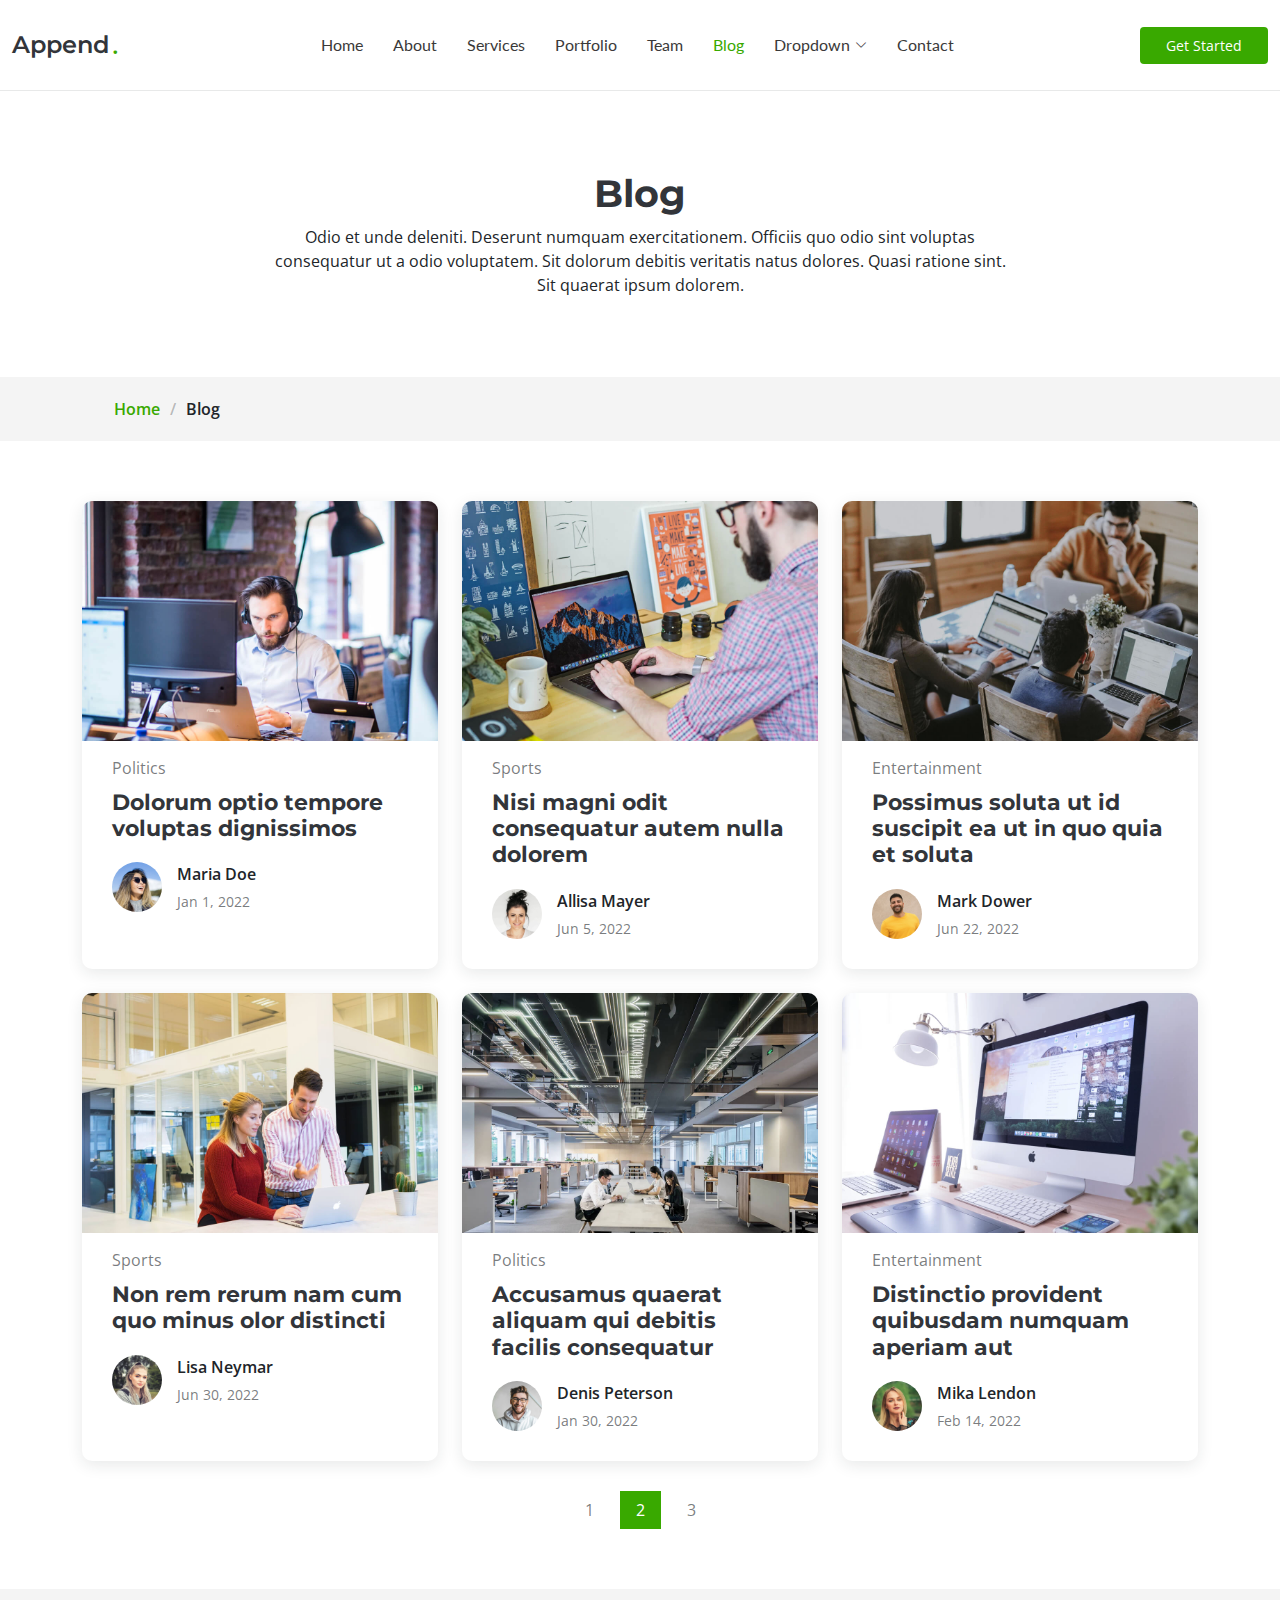
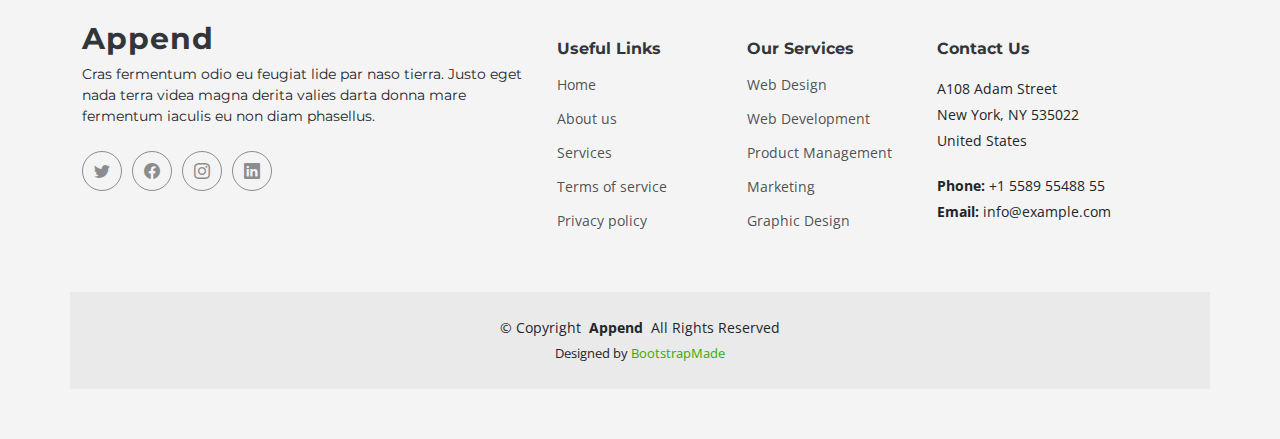
<file: Views/Client-site/blog.html>
<!DOCTYPE html>
<html lang="en">

<head>
  <meta charset="utf-8">
  <meta content="width=device-width, initial-scale=1.0" name="viewport">

  <title>Blog - Append Bootstrap Temlate</title>
  <meta content="" name="description">
  <meta content="" name="keywords">

  <!-- Favicons -->
  <link href="assets/img/favicon.png" rel="icon">
  <link href="assets/img/apple-touch-icon.png" rel="apple-touch-icon">

  <!-- Fonts -->
  <link href="https://fonts.googleapis.com" rel="preconnect">
  <link href="https://fonts.gstatic.com" rel="preconnect" crossorigin>
  <link href="https://fonts.googleapis.com/css2?family=Open+Sans:ital,wght@0,300;0,400;0,500;0,600;0,700;0,800;1,300;1,400;1,500;1,600;1,700;1,800&family=Montserrat:ital,wght@0,100;0,200;0,300;0,400;0,500;0,600;0,700;0,800;0,900;1,100;1,200;1,300;1,400;1,500;1,600;1,700;1,800;1,900&family=Lato:ital,wght@0,100;0,300;0,400;0,700;0,900;1,100;1,300;1,400;1,700;1,900&display=swap" rel="stylesheet">

  <!-- Vendor CSS Files -->
  <link href="assets/vendor/bootstrap/css/bootstrap.min.css" rel="stylesheet">
  <link href="assets/vendor/bootstrap-icons/bootstrap-icons.css" rel="stylesheet">
  <link href="assets/vendor/glightbox/css/glightbox.min.css" rel="stylesheet">
  <link href="assets/vendor/swiper/swiper-bundle.min.css" rel="stylesheet">
  <link href="assets/vendor/aos/aos.css" rel="stylesheet">

  <!-- Template Main CSS File -->
  <link href="assets/css/main.css" rel="stylesheet">

  <!-- =======================================================
  * Template Name: Append
  * Updated: Jun 20 2023 with Bootstrap v5.3.0
  * Template URL: https://bootstrapmade.com/append-bootstrap-website-template/
  * Author: BootstrapMade.com
  * License: https://bootstrapmade.com/license/
  ======================================================== -->
</head>

<body class="blog-page" data-bs-spy="scroll" data-bs-target="#navmenu">

  <!-- ======= Header ======= -->
  <header id="header" class="header sticky-top d-flex align-items-center">
    <div class="container-fluid d-flex align-items-center justify-content-between">

      <a href="index.html" class="logo d-flex align-items-center me-auto me-xl-0">
        <!-- Uncomment the line below if you also wish to use an image logo -->
        <!-- <img src="assets/img/logo.png" alt=""> -->
        <h1>Append</h1>
        <span>.</span>
      </a>

      <!-- Nav Menu -->
      <nav id="navmenu" class="navmenu">
        <ul>
          <li><a href="index.html#hero">Home</a></li>
          <li><a href="index.html#about">About</a></li>
          <li><a href="index.html#services">Services</a></li>
          <li><a href="index.html#portfolio">Portfolio</a></li>
          <li><a href="index.html#team">Team</a></li>
          <li><a href="blog.html" class="active">Blog</a></li>
          <li class="dropdown has-dropdown"><a href="#"><span>Dropdown</span> <i class="bi bi-chevron-down"></i></a>
            <ul class="dd-box-shadow">
              <li><a href="#">Dropdown 1</a></li>
              <li class="dropdown has-dropdown"><a href="#"><span>Deep Dropdown</span> <i class="bi bi-chevron-down"></i></a>
                <ul class="dd-box-shadow">
                  <li><a href="#">Deep Dropdown 1</a></li>
                  <li><a href="#">Deep Dropdown 2</a></li>
                  <li><a href="#">Deep Dropdown 3</a></li>
                  <li><a href="#">Deep Dropdown 4</a></li>
                  <li><a href="#">Deep Dropdown 5</a></li>
                </ul>
              </li>
              <li><a href="#">Dropdown 2</a></li>
              <li><a href="#">Dropdown 3</a></li>
              <li><a href="#">Dropdown 4</a></li>
            </ul>
          </li>
          <li><a href="index.html#contact">Contact</a></li>
        </ul>

        <i class="mobile-nav-toggle d-xl-none bi bi-list"></i>
      </nav><!-- End Nav Menu -->

      <a class="btn-getstarted" href="index.html#about">Get Started</a>

    </div>
  </header><!-- End Header -->

  <main id="main">

    <!-- Blog Page Title & Breadcrumbs -->
    <div data-aos="fade" class="page-title">
      <div class="heading">
        <div class="container">
          <div class="row d-flex justify-content-center text-center">
            <div class="col-lg-8">
              <h1>Blog</h1>
              <p class="mb-0">Odio et unde deleniti. Deserunt numquam exercitationem. Officiis quo odio sint voluptas consequatur ut a odio voluptatem. Sit dolorum debitis veritatis natus dolores. Quasi ratione sint. Sit quaerat ipsum dolorem.</p>
            </div>
          </div>
        </div>
      </div>
      <nav class="breadcrumbs">
        <div class="container">
          <ol>
            <li><a href="index.html">Home</a></li>
            <li class="current">Blog</li>
          </ol>
        </div>
      </nav>
    </div><!-- End Page Title -->

    <!-- Blog Section - Blog Page -->
    <section id="blog" class="blog">

      <div class="container" data-aos="fade-up" data-aos-delay="100">

        <div class="row gy-4 posts-list">

          <div class="col-xl-4 col-lg-6">
            <article>

              <div class="post-img">
                <img src="assets/img/blog/blog-1.jpg" alt="" class="img-fluid">
              </div>

              <p class="post-category">Politics</p>

              <h2 class="title">
                <a href="blog-details.html">Dolorum optio tempore voluptas dignissimos</a>
              </h2>

              <div class="d-flex align-items-center">
                <img src="assets/img/blog/blog-author.jpg" alt="" class="img-fluid post-author-img flex-shrink-0">
                <div class="post-meta">
                  <p class="post-author">Maria Doe</p>
                  <p class="post-date">
                    <time datetime="2022-01-01">Jan 1, 2022</time>
                  </p>
                </div>
              </div>

            </article>
          </div><!-- End post list item -->

          <div class="col-xl-4 col-lg-6">
            <article>

              <div class="post-img">
                <img src="assets/img/blog/blog-2.jpg" alt="" class="img-fluid">
              </div>

              <p class="post-category">Sports</p>

              <h2 class="title">
                <a href="blog-details.html">Nisi magni odit consequatur autem nulla dolorem</a>
              </h2>

              <div class="d-flex align-items-center">
                <img src="assets/img/blog/blog-author-2.jpg" alt="" class="img-fluid post-author-img flex-shrink-0">
                <div class="post-meta">
                  <p class="post-author">Allisa Mayer</p>
                  <p class="post-date">
                    <time datetime="2022-01-01">Jun 5, 2022</time>
                  </p>
                </div>
              </div>

            </article>
          </div><!-- End post list item -->

          <div class="col-xl-4 col-lg-6">
            <article>

              <div class="post-img">
                <img src="assets/img/blog/blog-3.jpg" alt="" class="img-fluid">
              </div>

              <p class="post-category">Entertainment</p>

              <h2 class="title">
                <a href="blog-details.html">Possimus soluta ut id suscipit ea ut in quo quia et soluta</a>
              </h2>

              <div class="d-flex align-items-center">
                <img src="assets/img/blog/blog-author-3.jpg" alt="" class="img-fluid post-author-img flex-shrink-0">
                <div class="post-meta">
                  <p class="post-author">Mark Dower</p>
                  <p class="post-date">
                    <time datetime="2022-01-01">Jun 22, 2022</time>
                  </p>
                </div>
              </div>

            </article>
          </div><!-- End post list item -->

          <div class="col-xl-4 col-lg-6">
            <article>

              <div class="post-img">
                <img src="assets/img/blog/blog-4.jpg" alt="" class="img-fluid">
              </div>

              <p class="post-category">Sports</p>

              <h2 class="title">
                <a href="blog-details.html">Non rem rerum nam cum quo minus olor distincti</a>
              </h2>

              <div class="d-flex align-items-center">
                <img src="assets/img/blog/blog-author-4.jpg" alt="" class="img-fluid post-author-img flex-shrink-0">
                <div class="post-meta">
                  <p class="post-author">Lisa Neymar</p>
                  <p class="post-date">
                    <time datetime="2022-01-01">Jun 30, 2022</time>
                  </p>
                </div>
              </div>

            </article>
          </div><!-- End post list item -->

          <div class="col-xl-4 col-lg-6">
            <article>

              <div class="post-img">
                <img src="assets/img/blog/blog-5.jpg" alt="" class="img-fluid">
              </div>

              <p class="post-category">Politics</p>

              <h2 class="title">
                <a href="blog-details.html">Accusamus quaerat aliquam qui debitis facilis consequatur</a>
              </h2>

              <div class="d-flex align-items-center">
                <img src="assets/img/blog/blog-author-5.jpg" alt="" class="img-fluid post-author-img flex-shrink-0">
                <div class="post-meta">
                  <p class="post-author">Denis Peterson</p>
                  <p class="post-date">
                    <time datetime="2022-01-01">Jan 30, 2022</time>
                  </p>
                </div>
              </div>

            </article>
          </div><!-- End post list item -->

          <div class="col-xl-4 col-lg-6">
            <article>

              <div class="post-img">
                <img src="assets/img/blog/blog-6.jpg" alt="" class="img-fluid">
              </div>

              <p class="post-category">Entertainment</p>

              <h2 class="title">
                <a href="blog-details.html">Distinctio provident quibusdam numquam aperiam aut</a>
              </h2>

              <div class="d-flex align-items-center">
                <img src="assets/img/blog/blog-author-6.jpg" alt="" class="img-fluid post-author-img flex-shrink-0">
                <div class="post-meta">
                  <p class="post-author">Mika Lendon</p>
                  <p class="post-date">
                    <time datetime="2022-01-01">Feb 14, 2022</time>
                  </p>
                </div>
              </div>

            </article>
          </div><!-- End post list item -->

        </div><!-- End blog posts list -->

        <div class="pagination d-flex justify-content-center">
          <ul>
            <li><a href="#">1</a></li>
            <li class="active"><a href="#">2</a></li>
            <li><a href="#">3</a></li>
          </ul>
        </div><!-- End pagination -->

      </div>

    </section><!-- End Blog Section -->

  </main>

  <!-- ======= Footer ======= -->
  <footer id="footer" class="footer">

    <div class="container footer-top">
      <div class="row gy-4">
        <div class="col-lg-5 col-md-12 footer-about">
          <a href="index.html" class="logo d-flex align-items-center">
            <span>Append</span>
          </a>
          <p>Cras fermentum odio eu feugiat lide par naso tierra. Justo eget nada terra videa magna derita valies darta donna mare fermentum iaculis eu non diam phasellus.</p>
          <div class="social-links d-flex mt-4">
            <a href=""><i class="bi bi-twitter"></i></a>
            <a href=""><i class="bi bi-facebook"></i></a>
            <a href=""><i class="bi bi-instagram"></i></a>
            <a href=""><i class="bi bi-linkedin"></i></a>
          </div>
        </div>

        <div class="col-lg-2 col-6 footer-links">
          <h4>Useful Links</h4>
          <ul>
            <li><a href="#">Home</a></li>
            <li><a href="#">About us</a></li>
            <li><a href="#">Services</a></li>
            <li><a href="#">Terms of service</a></li>
            <li><a href="#">Privacy policy</a></li>
          </ul>
        </div>

        <div class="col-lg-2 col-6 footer-links">
          <h4>Our Services</h4>
          <ul>
            <li><a href="#">Web Design</a></li>
            <li><a href="#">Web Development</a></li>
            <li><a href="#">Product Management</a></li>
            <li><a href="#">Marketing</a></li>
            <li><a href="#">Graphic Design</a></li>
          </ul>
        </div>

        <div class="col-lg-3 col-md-12 footer-contact text-center text-md-start">
          <h4>Contact Us</h4>
          <p>A108 Adam Street</p>
          <p>New York, NY 535022</p>
          <p>United States</p>
          <p class="mt-4"><strong>Phone:</strong> <span>+1 5589 55488 55</span></p>
          <p><strong>Email:</strong> <span>info@example.com</span></p>
        </div>

      </div>
    </div>

    <div class="container copyright text-center mt-4">
      <p>&copy; <span>Copyright</span> <strong class="px-1">Append</strong> <span>All Rights Reserved</span></p>
      <div class="credits">
        <!-- All the links in the footer should remain intact. -->
        <!-- You can delete the links only if you've purchased the pro version. -->
        <!-- Licensing information: https://bootstrapmade.com/license/ -->
        <!-- Purchase the pro version with working PHP/AJAX contact form: [buy-url] -->
        Designed by <a href="https://bootstrapmade.com/">BootstrapMade</a>
      </div>
    </div>

  </footer><!-- End Footer -->

  <!-- Scroll Top Button -->
  <a href="#" id="scroll-top" class="scroll-top d-flex align-items-center justify-content-center"><i class="bi bi-arrow-up-short"></i></a>

  <!-- Preloader -->
  <div id="preloader">
    <div></div>
    <div></div>
    <div></div>
    <div></div>
  </div>

  <!-- Vendor JS Files -->
  <script src="assets/vendor/bootstrap/js/bootstrap.bundle.min.js"></script>
  <script src="assets/vendor/glightbox/js/glightbox.min.js"></script>
  <script src="assets/vendor/purecounter/purecounter_vanilla.js"></script>
  <script src="assets/vendor/isotope-layout/isotope.pkgd.min.js"></script>
  <script src="assets/vendor/swiper/swiper-bundle.min.js"></script>
  <script src="assets/vendor/aos/aos.js"></script>
  <script src="assets/vendor/php-email-form/validate.js"></script>

  <!-- Template Main JS File -->
  <script src="assets/js/main.js"></script>

</body>

</html>
</file>
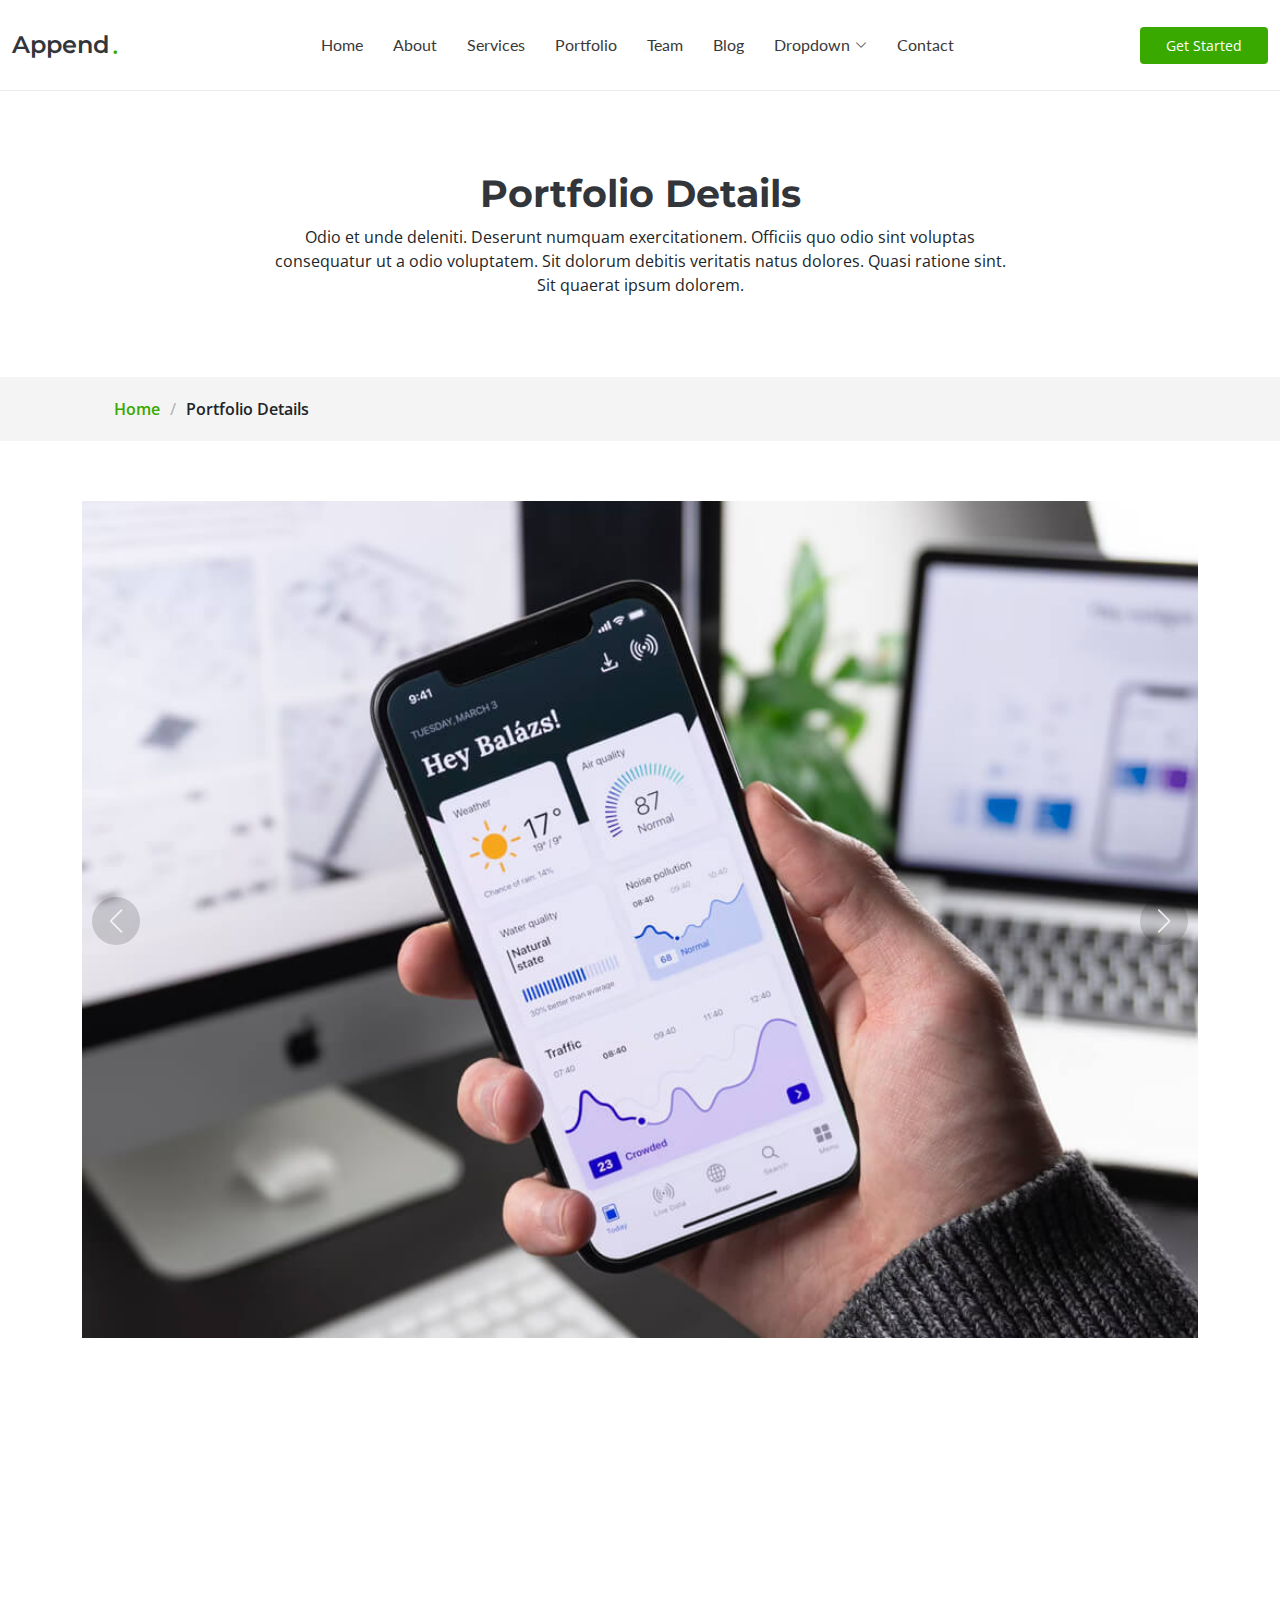
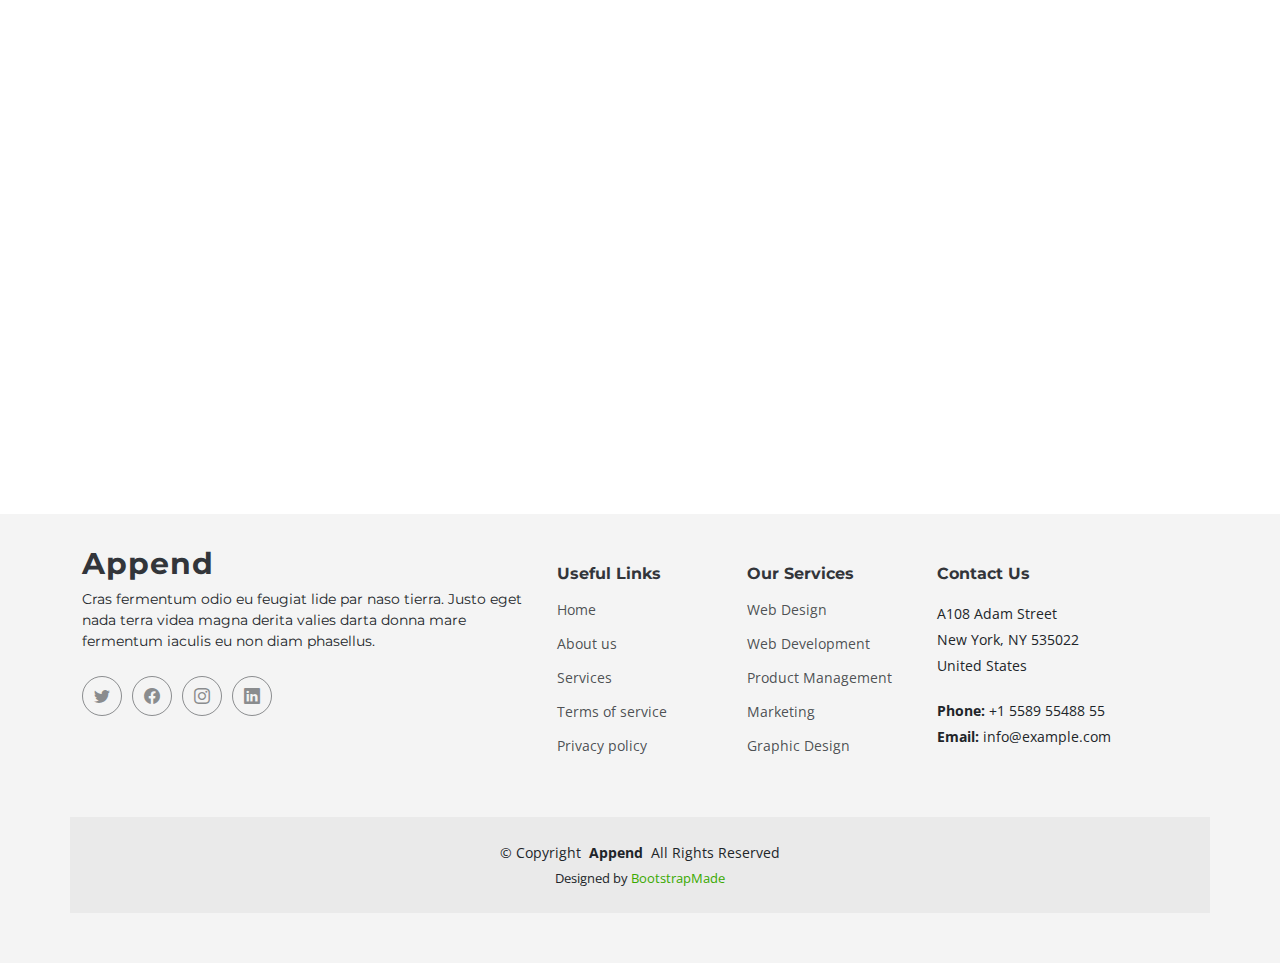
<file: Views/Client-site/portfolio-details.html>
<!DOCTYPE html>
<html lang="en">

<head>
  <meta charset="utf-8">
  <meta content="width=device-width, initial-scale=1.0" name="viewport">

  <title>Portfolio Details - Append Bootstrap Temlate</title>
  <meta content="" name="description">
  <meta content="" name="keywords">

  <!-- Favicons -->
  <link href="assets/img/favicon.png" rel="icon">
  <link href="assets/img/apple-touch-icon.png" rel="apple-touch-icon">

  <!-- Fonts -->
  <link href="https://fonts.googleapis.com" rel="preconnect">
  <link href="https://fonts.gstatic.com" rel="preconnect" crossorigin>
  <link href="https://fonts.googleapis.com/css2?family=Open+Sans:ital,wght@0,300;0,400;0,500;0,600;0,700;0,800;1,300;1,400;1,500;1,600;1,700;1,800&family=Montserrat:ital,wght@0,100;0,200;0,300;0,400;0,500;0,600;0,700;0,800;0,900;1,100;1,200;1,300;1,400;1,500;1,600;1,700;1,800;1,900&family=Lato:ital,wght@0,100;0,300;0,400;0,700;0,900;1,100;1,300;1,400;1,700;1,900&display=swap" rel="stylesheet">

  <!-- Vendor CSS Files -->
  <link href="assets/vendor/bootstrap/css/bootstrap.min.css" rel="stylesheet">
  <link href="assets/vendor/bootstrap-icons/bootstrap-icons.css" rel="stylesheet">
  <link href="assets/vendor/glightbox/css/glightbox.min.css" rel="stylesheet">
  <link href="assets/vendor/swiper/swiper-bundle.min.css" rel="stylesheet">
  <link href="assets/vendor/aos/aos.css" rel="stylesheet">

  <!-- Template Main CSS File -->
  <link href="assets/css/main.css" rel="stylesheet">

  <!-- =======================================================
  * Template Name: Append
  * Updated: Jun 20 2023 with Bootstrap v5.3.0
  * Template URL: https://bootstrapmade.com/append-bootstrap-website-template/
  * Author: BootstrapMade.com
  * License: https://bootstrapmade.com/license/
  ======================================================== -->
</head>

<body class="portfolio-details-page" data-bs-spy="scroll" data-bs-target="#navmenu">

  <!-- ======= Header ======= -->
  <header id="header" class="header sticky-top d-flex align-items-center">
    <div class="container-fluid d-flex align-items-center justify-content-between">

      <a href="index.html" class="logo d-flex align-items-center me-auto me-xl-0">
        <!-- Uncomment the line below if you also wish to use an image logo -->
        <!-- <img src="assets/img/logo.png" alt=""> -->
        <h1>Append</h1>
        <span>.</span>
      </a>

      <!-- Nav Menu -->
      <nav id="navmenu" class="navmenu">
        <ul>
          <li><a href="index.html#hero">Home</a></li>
          <li><a href="index.html#about">About</a></li>
          <li><a href="index.html#services">Services</a></li>
          <li><a href="index.html#portfolio">Portfolio</a></li>
          <li><a href="index.html#team">Team</a></li>
          <li><a href="blog.html">Blog</a></li>
          <li class="dropdown has-dropdown"><a href="#"><span>Dropdown</span> <i class="bi bi-chevron-down"></i></a>
            <ul class="dd-box-shadow">
              <li><a href="#">Dropdown 1</a></li>
              <li class="dropdown has-dropdown"><a href="#"><span>Deep Dropdown</span> <i class="bi bi-chevron-down"></i></a>
                <ul class="dd-box-shadow">
                  <li><a href="#">Deep Dropdown 1</a></li>
                  <li><a href="#">Deep Dropdown 2</a></li>
                  <li><a href="#">Deep Dropdown 3</a></li>
                  <li><a href="#">Deep Dropdown 4</a></li>
                  <li><a href="#">Deep Dropdown 5</a></li>
                </ul>
              </li>
              <li><a href="#">Dropdown 2</a></li>
              <li><a href="#">Dropdown 3</a></li>
              <li><a href="#">Dropdown 4</a></li>
            </ul>
          </li>
          <li><a href="index.html#contact">Contact</a></li>
        </ul>

        <i class="mobile-nav-toggle d-xl-none bi bi-list"></i>
      </nav><!-- End Nav Menu -->

      <a class="btn-getstarted" href="index.html#about">Get Started</a>

    </div>
  </header><!-- End Header -->

  <main id="main">

    <!-- Portfolio Details Page Title & Breadcrumbs -->
    <div data-aos="fade" class="page-title">
      <div class="heading">
        <div class="container">
          <div class="row d-flex justify-content-center text-center">
            <div class="col-lg-8">
              <h1>Portfolio Details</h1>
              <p class="mb-0">Odio et unde deleniti. Deserunt numquam exercitationem. Officiis quo odio sint voluptas consequatur ut a odio voluptatem. Sit dolorum debitis veritatis natus dolores. Quasi ratione sint. Sit quaerat ipsum dolorem.</p>
            </div>
          </div>
        </div>
      </div>
      <nav class="breadcrumbs">
        <div class="container">
          <ol>
            <li><a href="index.html">Home</a></li>
            <li class="current">Portfolio Details</li>
          </ol>
        </div>
      </nav>
    </div><!-- End Page Title -->

    <!-- Portfolio-details Section - Portfolio Details Page -->
    <section id="portfolio-details" class="portfolio-details">

      <div class="container" data-aos="fade-up">

        <div class="portfolio-details-slider swiper">
          <template class="swiper-config">
            {
            "loop": true,
            "speed" : 600,
            "autoplay": {
            "delay": 5000
            },
            "slidesPerView": "auto",
            "navigation": {
            "nextEl": ".swiper-button-next",
            "prevEl": ".swiper-button-prev"
            }
            }
          </template>
          <div class="swiper-wrapper align-items-center">

            <div class="swiper-slide">
              <img src="assets/img/portfolio/app-1.jpg" alt="">
            </div>

            <div class="swiper-slide">
              <img src="assets/img/portfolio/product-1.jpg" alt="">
            </div>

            <div class="swiper-slide">
              <img src="assets/img/portfolio/branding-1.jpg" alt="">
            </div>

            <div class="swiper-slide">
              <img src="assets/img/portfolio/books-1.jpg" alt="">
            </div>

          </div>
          <div class="swiper-button-prev"></div>
          <div class="swiper-button-next"></div>
        </div>

        <div class="row justify-content-between gy-4 mt-4">

          <div class="col-lg-8" data-aos="fade-up">
            <div class="portfolio-description">
              <h2>This is an example of portfolio details</h2>
              <p>
                Autem ipsum nam porro corporis rerum. Quis eos dolorem eos itaque inventore commodi labore quia quia. Exercitationem repudiandae officiis neque suscipit non officia eaque itaque enim. Voluptatem officia accusantium nesciunt est omnis tempora consectetur dignissimos. Sequi nulla at esse enim cum deserunt eius.
              </p>
              <p>
                Amet consequatur qui dolore veniam voluptatem voluptatem sit. Non aspernatur atque natus ut cum nam et. Praesentium error dolores rerum minus sequi quia veritatis eum. Eos et doloribus doloremque nesciunt molestiae laboriosam.
              </p>

              <div class="testimonial-item">
                <p>
                  <i class="bi bi-quote quote-icon-left"></i>
                  <span>Export tempor illum tamen malis malis eram quae irure esse labore quem cillum quid cillum eram malis quorum velit fore eram velit sunt aliqua noster fugiat irure amet legam anim culpa.</span>
                  <i class="bi bi-quote quote-icon-right"></i>
                </p>
                <div>
                  <img src="assets/img/testimonials/testimonials-2.jpg" class="testimonial-img" alt="">
                  <h3>Sara Wilsson</h3>
                  <h4>Designer</h4>
                </div>
              </div>

              <p>
                Impedit ipsum quae et aliquid doloribus et voluptatem quasi. Perspiciatis occaecati earum et magnam animi. Quibusdam non qui ea vitae suscipit vitae sunt. Repudiandae incidunt cumque minus deserunt assumenda tempore. Delectus voluptas necessitatibus est.
              </p>

              <p>
                Sunt voluptatum sapiente facilis quo odio aut ipsum repellat debitis. Molestiae et autem libero. Explicabo et quod necessitatibus similique quis dolor eum. Numquam eaque praesentium rem et qui nesciunt.
              </p>

            </div>
          </div>

          <div class="col-lg-3" data-aos="fade-up" data-aos-delay="100">
            <div class="portfolio-info">
              <h3>Project information</h3>
              <ul>
                <li><strong>Category</strong> Web design</li>
                <li><strong>Client</strong> ASU Company</li>
                <li><strong>Project date</strong> 01 March, 2020</li>
                <li><strong>Project URL</strong> <a href="#">www.example.com</a></li>
                <li><a href="#" class="btn-visit align-self-start">Visit Website</a></li>
              </ul>
            </div>
          </div>

        </div>

      </div>

    </section><!-- End Portfolio-details Section -->

  </main>

  <!-- ======= Footer ======= -->
  <footer id="footer" class="footer">

    <div class="container footer-top">
      <div class="row gy-4">
        <div class="col-lg-5 col-md-12 footer-about">
          <a href="index.html" class="logo d-flex align-items-center">
            <span>Append</span>
          </a>
          <p>Cras fermentum odio eu feugiat lide par naso tierra. Justo eget nada terra videa magna derita valies darta donna mare fermentum iaculis eu non diam phasellus.</p>
          <div class="social-links d-flex mt-4">
            <a href=""><i class="bi bi-twitter"></i></a>
            <a href=""><i class="bi bi-facebook"></i></a>
            <a href=""><i class="bi bi-instagram"></i></a>
            <a href=""><i class="bi bi-linkedin"></i></a>
          </div>
        </div>

        <div class="col-lg-2 col-6 footer-links">
          <h4>Useful Links</h4>
          <ul>
            <li><a href="#">Home</a></li>
            <li><a href="#">About us</a></li>
            <li><a href="#">Services</a></li>
            <li><a href="#">Terms of service</a></li>
            <li><a href="#">Privacy policy</a></li>
          </ul>
        </div>

        <div class="col-lg-2 col-6 footer-links">
          <h4>Our Services</h4>
          <ul>
            <li><a href="#">Web Design</a></li>
            <li><a href="#">Web Development</a></li>
            <li><a href="#">Product Management</a></li>
            <li><a href="#">Marketing</a></li>
            <li><a href="#">Graphic Design</a></li>
          </ul>
        </div>

        <div class="col-lg-3 col-md-12 footer-contact text-center text-md-start">
          <h4>Contact Us</h4>
          <p>A108 Adam Street</p>
          <p>New York, NY 535022</p>
          <p>United States</p>
          <p class="mt-4"><strong>Phone:</strong> <span>+1 5589 55488 55</span></p>
          <p><strong>Email:</strong> <span>info@example.com</span></p>
        </div>

      </div>
    </div>

    <div class="container copyright text-center mt-4">
      <p>&copy; <span>Copyright</span> <strong class="px-1">Append</strong> <span>All Rights Reserved</span></p>
      <div class="credits">
        <!-- All the links in the footer should remain intact. -->
        <!-- You can delete the links only if you've purchased the pro version. -->
        <!-- Licensing information: https://bootstrapmade.com/license/ -->
        <!-- Purchase the pro version with working PHP/AJAX contact form: [buy-url] -->
        Designed by <a href="https://bootstrapmade.com/">BootstrapMade</a>
      </div>
    </div>

  </footer><!-- End Footer -->

  <!-- Scroll Top Button -->
  <a href="#" id="scroll-top" class="scroll-top d-flex align-items-center justify-content-center"><i class="bi bi-arrow-up-short"></i></a>

  <!-- Preloader -->
  <div id="preloader">
    <div></div>
    <div></div>
    <div></div>
    <div></div>
  </div>

  <!-- Vendor JS Files -->
  <script src="assets/vendor/bootstrap/js/bootstrap.bundle.min.js"></script>
  <script src="assets/vendor/glightbox/js/glightbox.min.js"></script>
  <script src="assets/vendor/purecounter/purecounter_vanilla.js"></script>
  <script src="assets/vendor/isotope-layout/isotope.pkgd.min.js"></script>
  <script src="assets/vendor/swiper/swiper-bundle.min.js"></script>
  <script src="assets/vendor/aos/aos.js"></script>
  <script src="assets/vendor/php-email-form/validate.js"></script>

  <!-- Template Main JS File -->
  <script src="assets/js/main.js"></script>

</body>

</html>
</file>
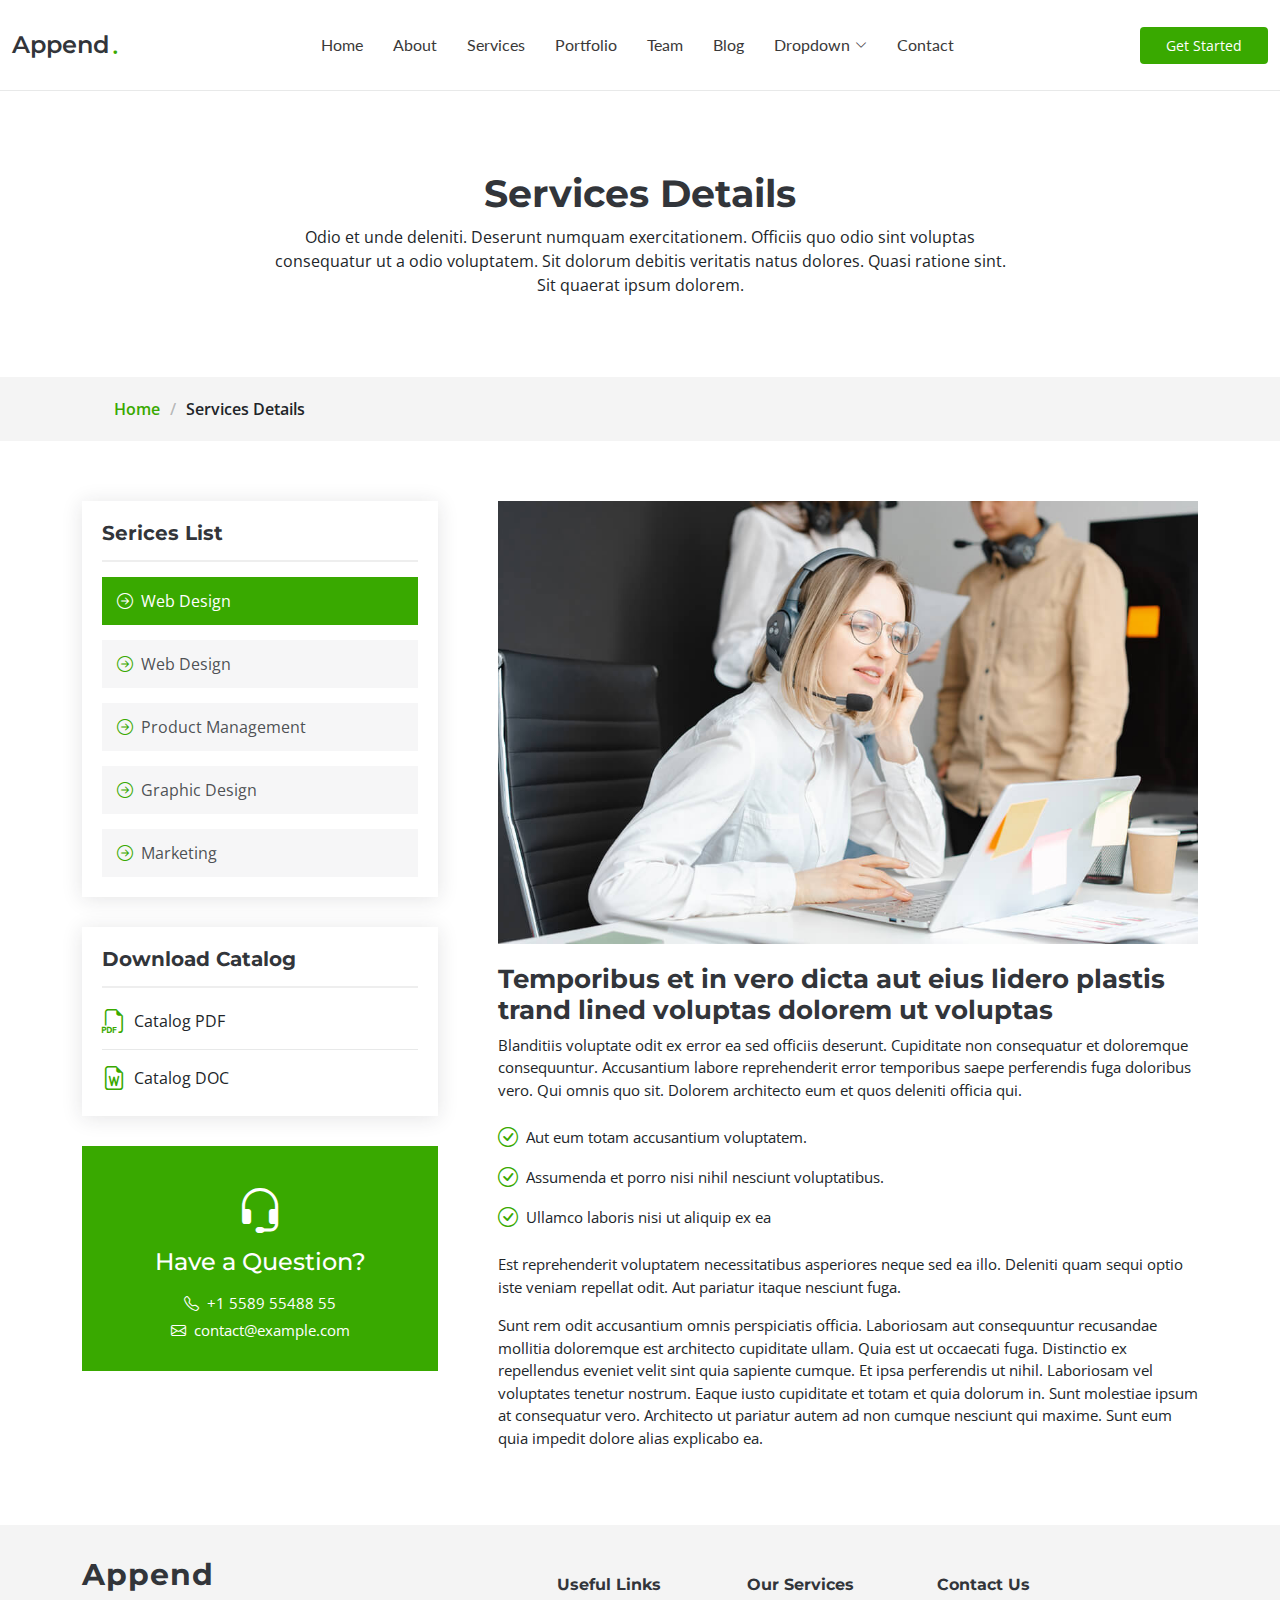
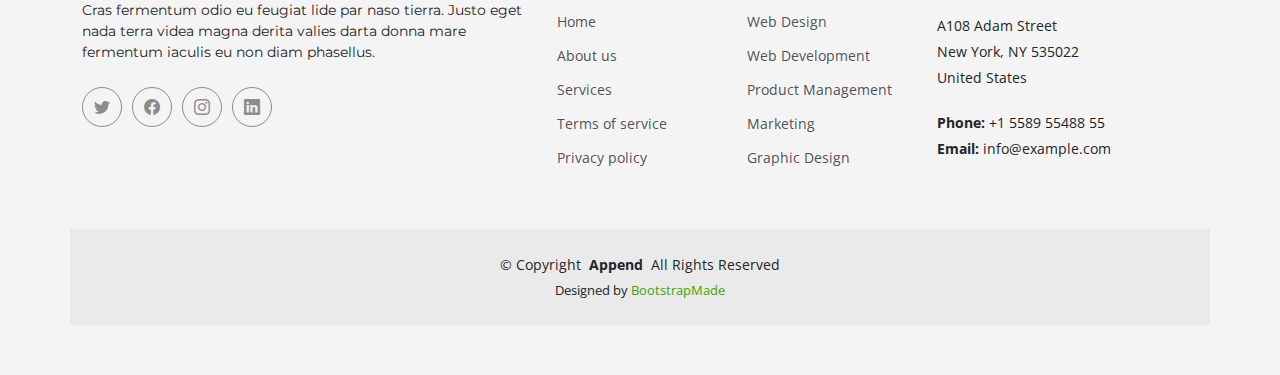
<file: Views/Client-site/services-details.html>
<!DOCTYPE html>
<html lang="en">

<head>
  <meta charset="utf-8">
  <meta content="width=device-width, initial-scale=1.0" name="viewport">

  <title>Services Details - Append Bootstrap Temlate</title>
  <meta content="" name="description">
  <meta content="" name="keywords">

  <!-- Favicons -->
  <link href="assets/img/favicon.png" rel="icon">
  <link href="assets/img/apple-touch-icon.png" rel="apple-touch-icon">

  <!-- Fonts -->
  <link href="https://fonts.googleapis.com" rel="preconnect">
  <link href="https://fonts.gstatic.com" rel="preconnect" crossorigin>
  <link href="https://fonts.googleapis.com/css2?family=Open+Sans:ital,wght@0,300;0,400;0,500;0,600;0,700;0,800;1,300;1,400;1,500;1,600;1,700;1,800&family=Montserrat:ital,wght@0,100;0,200;0,300;0,400;0,500;0,600;0,700;0,800;0,900;1,100;1,200;1,300;1,400;1,500;1,600;1,700;1,800;1,900&family=Lato:ital,wght@0,100;0,300;0,400;0,700;0,900;1,100;1,300;1,400;1,700;1,900&display=swap" rel="stylesheet">

  <!-- Vendor CSS Files -->
  <link href="assets/vendor/bootstrap/css/bootstrap.min.css" rel="stylesheet">
  <link href="assets/vendor/bootstrap-icons/bootstrap-icons.css" rel="stylesheet">
  <link href="assets/vendor/glightbox/css/glightbox.min.css" rel="stylesheet">
  <link href="assets/vendor/swiper/swiper-bundle.min.css" rel="stylesheet">
  <link href="assets/vendor/aos/aos.css" rel="stylesheet">

  <!-- Template Main CSS File -->
  <link href="assets/css/main.css" rel="stylesheet">

  <!-- =======================================================
  * Template Name: Append
  * Updated: Jun 20 2023 with Bootstrap v5.3.0
  * Template URL: https://bootstrapmade.com/append-bootstrap-website-template/
  * Author: BootstrapMade.com
  * License: https://bootstrapmade.com/license/
  ======================================================== -->
</head>

<body class="services-details-page" data-bs-spy="scroll" data-bs-target="#navmenu">

  <!-- ======= Header ======= -->
  <header id="header" class="header sticky-top d-flex align-items-center">
    <div class="container-fluid d-flex align-items-center justify-content-between">

      <a href="index.html" class="logo d-flex align-items-center me-auto me-xl-0">
        <!-- Uncomment the line below if you also wish to use an image logo -->
        <!-- <img src="assets/img/logo.png" alt=""> -->
        <h1>Append</h1>
        <span>.</span>
      </a>

      <!-- Nav Menu -->
      <nav id="navmenu" class="navmenu">
        <ul>
          <li><a href="index.html#hero">Home</a></li>
          <li><a href="index.html#about">About</a></li>
          <li><a href="index.html#services">Services</a></li>
          <li><a href="index.html#portfolio">Portfolio</a></li>
          <li><a href="index.html#team">Team</a></li>
          <li><a href="blog.html">Blog</a></li>
          <li class="dropdown has-dropdown"><a href="#"><span>Dropdown</span> <i class="bi bi-chevron-down"></i></a>
            <ul class="dd-box-shadow">
              <li><a href="#">Dropdown 1</a></li>
              <li class="dropdown has-dropdown"><a href="#"><span>Deep Dropdown</span> <i class="bi bi-chevron-down"></i></a>
                <ul class="dd-box-shadow">
                  <li><a href="#">Deep Dropdown 1</a></li>
                  <li><a href="#">Deep Dropdown 2</a></li>
                  <li><a href="#">Deep Dropdown 3</a></li>
                  <li><a href="#">Deep Dropdown 4</a></li>
                  <li><a href="#">Deep Dropdown 5</a></li>
                </ul>
              </li>
              <li><a href="#">Dropdown 2</a></li>
              <li><a href="#">Dropdown 3</a></li>
              <li><a href="#">Dropdown 4</a></li>
            </ul>
          </li>
          <li><a href="index.html#contact">Contact</a></li>
        </ul>

        <i class="mobile-nav-toggle d-xl-none bi bi-list"></i>
      </nav><!-- End Nav Menu -->

      <a class="btn-getstarted" href="index.html#about">Get Started</a>

    </div>
  </header><!-- End Header -->

  <main id="main">

    <!-- Services Details Page Title & Breadcrumbs -->
    <div data-aos="fade" class="page-title">
      <div class="heading">
        <div class="container">
          <div class="row d-flex justify-content-center text-center">
            <div class="col-lg-8">
              <h1>Services Details</h1>
              <p class="mb-0">Odio et unde deleniti. Deserunt numquam exercitationem. Officiis quo odio sint voluptas consequatur ut a odio voluptatem. Sit dolorum debitis veritatis natus dolores. Quasi ratione sint. Sit quaerat ipsum dolorem.</p>
            </div>
          </div>
        </div>
      </div>
      <nav class="breadcrumbs">
        <div class="container">
          <ol>
            <li><a href="index.html">Home</a></li>
            <li class="current">Services Details</li>
          </ol>
        </div>
      </nav>
    </div><!-- End Page Title -->

    <!-- Service-details Section - Services Details Page -->
    <section id="service-details" class="service-details">

      <div class="container">

        <div class="row gy-5">

          <div class="col-lg-4" data-aos="fade-up" data-aos-delay="100">

            <div class="service-box">
              <h4>Serices List</h4>
              <div class="services-list">
                <a href="#" class="active"><i class="bi bi-arrow-right-circle"></i><span>Web Design</span></a>
                <a href="#"><i class="bi bi-arrow-right-circle"></i><span>Web Design</span></a>
                <a href="#"><i class="bi bi-arrow-right-circle"></i><span>Product Management</span></a>
                <a href="#"><i class="bi bi-arrow-right-circle"></i><span>Graphic Design</span></a>
                <a href="#"><i class="bi bi-arrow-right-circle"></i><span>Marketing</span></a>
              </div>
            </div><!-- End Services List -->

            <div class="service-box">
              <h4>Download Catalog</h4>
              <div class="download-catalog">
                <a href="#"><i class="bi bi-filetype-pdf"></i><span>Catalog PDF</span></a>
                <a href="#"><i class="bi bi-file-earmark-word"></i><span>Catalog DOC</span></a>
              </div>
            </div><!-- End Services List -->

            <div class="help-box d-flex flex-column justify-content-center align-items-center">
              <i class="bi bi-headset help-icon"></i>
              <h4>Have a Question?</h4>
              <p class="d-flex align-items-center mt-2 mb-0"><i class="bi bi-telephone me-2"></i> <span>+1 5589 55488 55</span></p>
              <p class="d-flex align-items-center mt-1 mb-0"><i class="bi bi-envelope me-2"></i> <a href="mailto:contact@example.com">contact@example.com</a></span></p>
            </div>

          </div>

          <div class="col-lg-8 ps-lg-5" data-aos="fade-up" data-aos-delay="200">
            <img src="assets/img/services.jpg" alt="" class="img-fluid services-img">
            <h3>Temporibus et in vero dicta aut eius lidero plastis trand lined voluptas dolorem ut voluptas</h3>
            <p>
              Blanditiis voluptate odit ex error ea sed officiis deserunt. Cupiditate non consequatur et doloremque consequuntur. Accusantium labore reprehenderit error temporibus saepe perferendis fuga doloribus vero. Qui omnis quo sit. Dolorem architecto eum et quos deleniti officia qui.
            </p>
            <ul>
              <li><i class="bi bi-check-circle"></i> <span>Aut eum totam accusantium voluptatem.</span></li>
              <li><i class="bi bi-check-circle"></i> <span>Assumenda et porro nisi nihil nesciunt voluptatibus.</span></li>
              <li><i class="bi bi-check-circle"></i> <span>Ullamco laboris nisi ut aliquip ex ea</span></li>
            </ul>
            <p>
              Est reprehenderit voluptatem necessitatibus asperiores neque sed ea illo. Deleniti quam sequi optio iste veniam repellat odit. Aut pariatur itaque nesciunt fuga.
            </p>
            <p>
              Sunt rem odit accusantium omnis perspiciatis officia. Laboriosam aut consequuntur recusandae mollitia doloremque est architecto cupiditate ullam. Quia est ut occaecati fuga. Distinctio ex repellendus eveniet velit sint quia sapiente cumque. Et ipsa perferendis ut nihil. Laboriosam vel voluptates tenetur nostrum. Eaque iusto cupiditate et totam et quia dolorum in. Sunt molestiae ipsum at consequatur vero. Architecto ut pariatur autem ad non cumque nesciunt qui maxime. Sunt eum quia impedit dolore alias explicabo ea.
            </p>
          </div>

        </div>

      </div>

    </section><!-- End Service-details Section -->

  </main>

  <!-- ======= Footer ======= -->
  <footer id="footer" class="footer">

    <div class="container footer-top">
      <div class="row gy-4">
        <div class="col-lg-5 col-md-12 footer-about">
          <a href="index.html" class="logo d-flex align-items-center">
            <span>Append</span>
          </a>
          <p>Cras fermentum odio eu feugiat lide par naso tierra. Justo eget nada terra videa magna derita valies darta donna mare fermentum iaculis eu non diam phasellus.</p>
          <div class="social-links d-flex mt-4">
            <a href=""><i class="bi bi-twitter"></i></a>
            <a href=""><i class="bi bi-facebook"></i></a>
            <a href=""><i class="bi bi-instagram"></i></a>
            <a href=""><i class="bi bi-linkedin"></i></a>
          </div>
        </div>

        <div class="col-lg-2 col-6 footer-links">
          <h4>Useful Links</h4>
          <ul>
            <li><a href="#">Home</a></li>
            <li><a href="#">About us</a></li>
            <li><a href="#">Services</a></li>
            <li><a href="#">Terms of service</a></li>
            <li><a href="#">Privacy policy</a></li>
          </ul>
        </div>

        <div class="col-lg-2 col-6 footer-links">
          <h4>Our Services</h4>
          <ul>
            <li><a href="#">Web Design</a></li>
            <li><a href="#">Web Development</a></li>
            <li><a href="#">Product Management</a></li>
            <li><a href="#">Marketing</a></li>
            <li><a href="#">Graphic Design</a></li>
          </ul>
        </div>

        <div class="col-lg-3 col-md-12 footer-contact text-center text-md-start">
          <h4>Contact Us</h4>
          <p>A108 Adam Street</p>
          <p>New York, NY 535022</p>
          <p>United States</p>
          <p class="mt-4"><strong>Phone:</strong> <span>+1 5589 55488 55</span></p>
          <p><strong>Email:</strong> <span>info@example.com</span></p>
        </div>

      </div>
    </div>

    <div class="container copyright text-center mt-4">
      <p>&copy; <span>Copyright</span> <strong class="px-1">Append</strong> <span>All Rights Reserved</span></p>
      <div class="credits">
        <!-- All the links in the footer should remain intact. -->
        <!-- You can delete the links only if you've purchased the pro version. -->
        <!-- Licensing information: https://bootstrapmade.com/license/ -->
        <!-- Purchase the pro version with working PHP/AJAX contact form: [buy-url] -->
        Designed by <a href="https://bootstrapmade.com/">BootstrapMade</a>
      </div>
    </div>

  </footer><!-- End Footer -->

  <!-- Scroll Top Button -->
  <a href="#" id="scroll-top" class="scroll-top d-flex align-items-center justify-content-center"><i class="bi bi-arrow-up-short"></i></a>

  <!-- Preloader -->
  <div id="preloader">
    <div></div>
    <div></div>
    <div></div>
    <div></div>
  </div>

  <!-- Vendor JS Files -->
  <script src="assets/vendor/bootstrap/js/bootstrap.bundle.min.js"></script>
  <script src="assets/vendor/glightbox/js/glightbox.min.js"></script>
  <script src="assets/vendor/purecounter/purecounter_vanilla.js"></script>
  <script src="assets/vendor/isotope-layout/isotope.pkgd.min.js"></script>
  <script src="assets/vendor/swiper/swiper-bundle.min.js"></script>
  <script src="assets/vendor/aos/aos.js"></script>
  <script src="assets/vendor/php-email-form/validate.js"></script>

  <!-- Template Main JS File -->
  <script src="assets/js/main.js"></script>

</body>

</html>
</file>
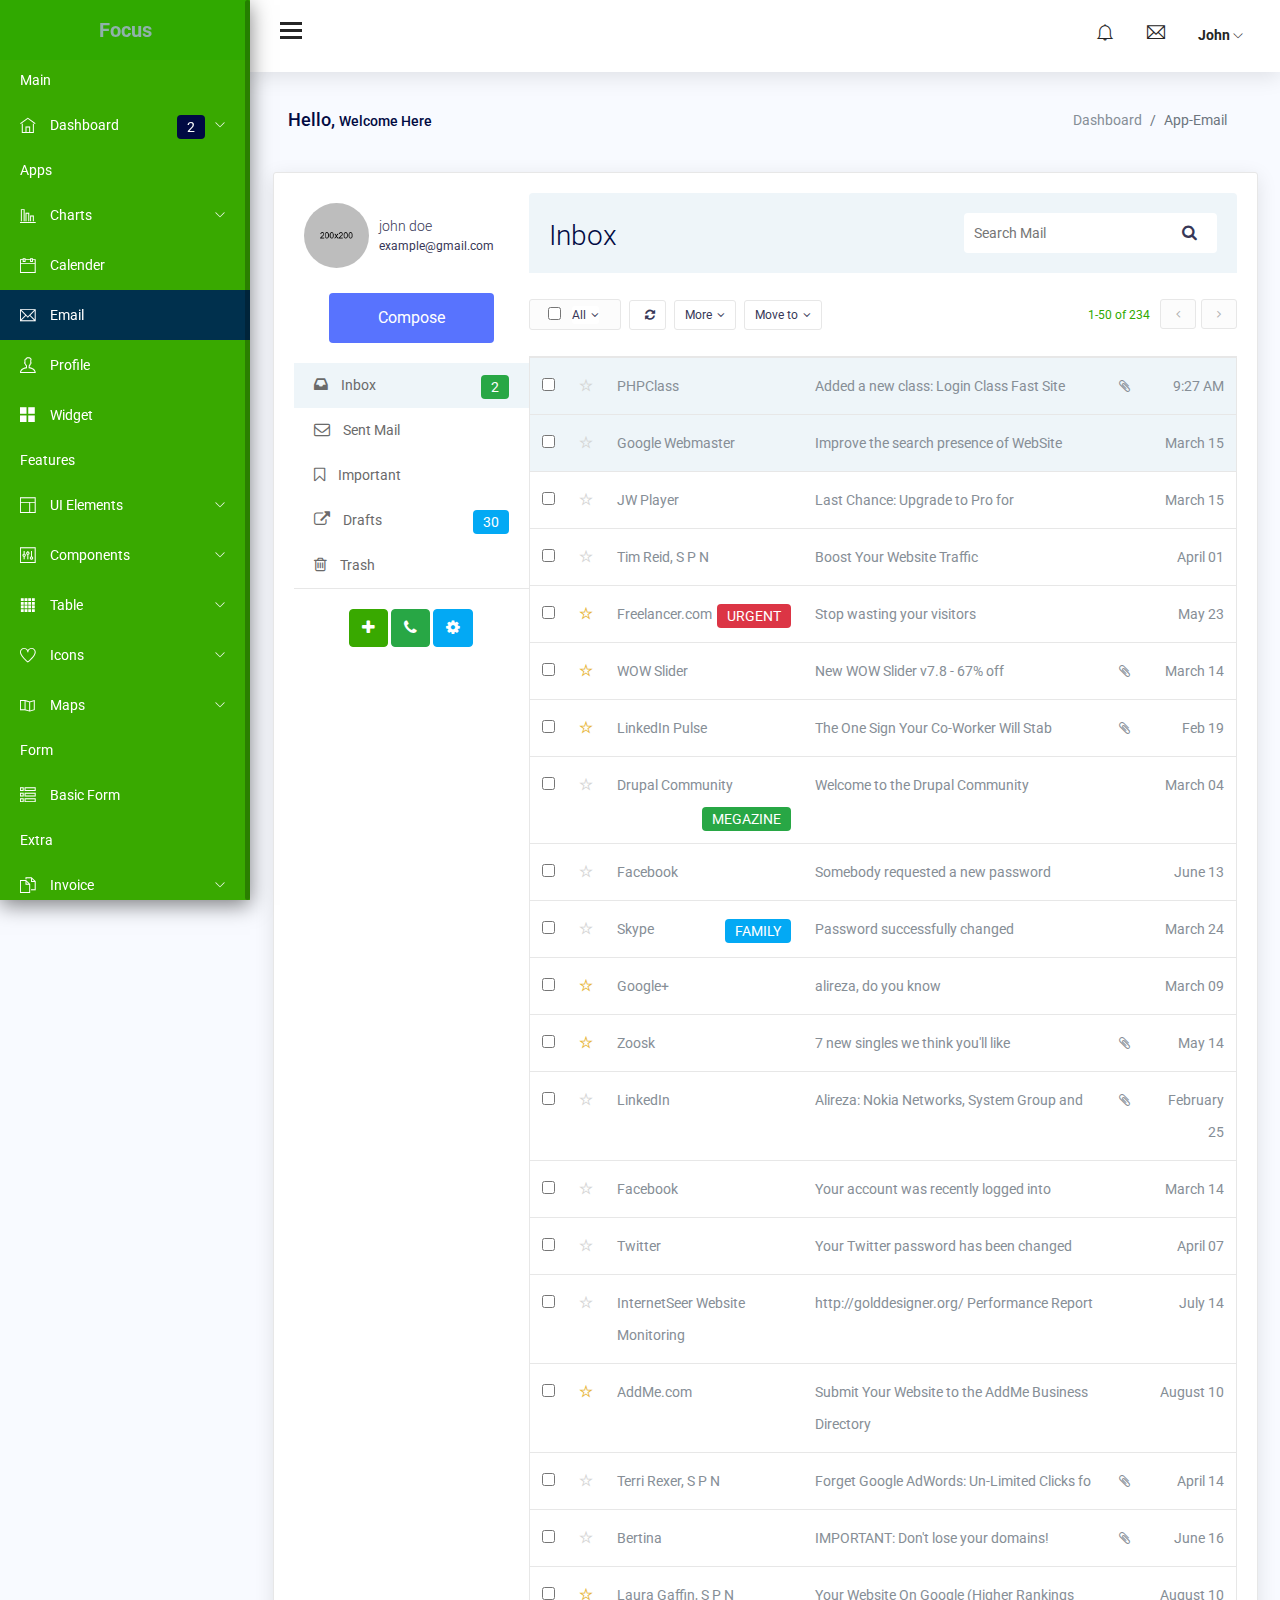
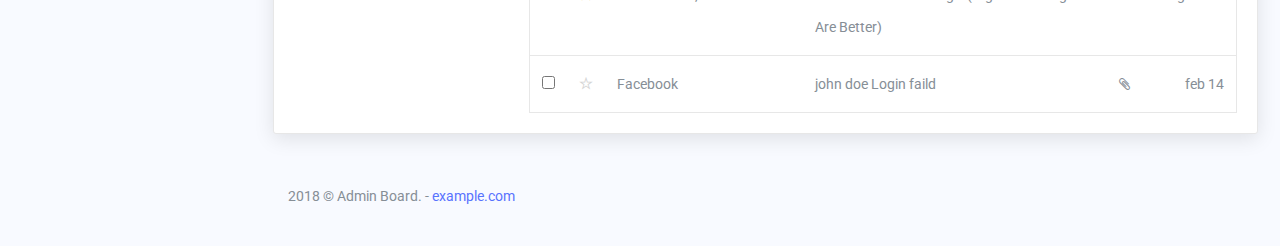
<file: Views/Dashboard/app-email.html>
<!DOCTYPE html>
<html lang="en">

<head>
    <meta charset="utf-8">
    <meta http-equiv="X-UA-Compatible" content="IE=edge">
    <meta name="viewport" content="width=device-width, initial-scale=1">

    <title>Focus Admin Dashboard</title>

    <!-- ================= Favicon ================== -->
    <!-- Standard -->
    <link rel="shortcut icon" href="http://placehold.it/64.png/000/fff">
    <!-- Retina iPad Touch Icon-->
    <link rel="apple-touch-icon" sizes="144x144" href="http://placehold.it/144.png/000/fff">
    <!-- Retina iPhone Touch Icon-->
    <link rel="apple-touch-icon" sizes="114x114" href="http://placehold.it/114.png/000/fff">
    <!-- Standard iPad Touch Icon-->
    <link rel="apple-touch-icon" sizes="72x72" href="http://placehold.it/72.png/000/fff">
    <!-- Standard iPhone Touch Icon-->
    <link rel="apple-touch-icon" sizes="57x57" href="http://placehold.it/57.png/000/fff">


    <!-- Common -->
    <link href="css/lib/font-awesome.min.css" rel="stylesheet">
    <link href="css/lib/themify-icons.css" rel="stylesheet">
    <link href="css/lib/menubar/sidebar.css" rel="stylesheet">
    <link href="css/lib/bootstrap.min.css" rel="stylesheet">
    <link href="css/lib/helper.css" rel="stylesheet">
    <link href="css/style.css" rel="stylesheet">
</head>

<body>

    <div class="sidebar sidebar-hide-to-small sidebar-shrink sidebar-gestures">
      <div class="nano">
        <div class="nano-content">
          <div class="logo"><a href="index.html"><!-- <img src="images/logo.png" alt="" /> --><span>Focus</span></a></div>
          <ul>
            <li class="label">Main</li>
            <li><a class="sidebar-sub-toggle"><i class="ti-home"></i> Dashboard <span class="badge badge-primary">2</span> <span class="sidebar-collapse-icon ti-angle-down"></span></a>
              <ul>
                <li><a href="index.html">Dashboard 1</a></li>
                <li><a href="index.html">Dashboard 2</a></li>
                
                
                
              </ul>
            </li>

            <li class="label">Apps</li>
            <li><a class="sidebar-sub-toggle"><i class="ti-bar-chart-alt"></i>  Charts  <span class="sidebar-collapse-icon ti-angle-down"></span></a>
              <ul>
                <li><a href="chart-flot.html">Flot</a></li>
                <li><a href="chart-morris.html">Morris</a></li>
                <li><a href="chartjs.html">Chartjs</a></li>
                <li><a href="chartist.html">Chartist</a></li>
                <li><a href="chart-peity.html">Peity</a></li>
                <li><a href="chart-sparkline.html">Sparkle</a></li>
                <li><a href="chart-knob.html">Knob</a></li>
              </ul>
            </li>
            <li><a href="app-event-calender.html"><i class="ti-calendar"></i> Calender </a></li>
            <li><a href="app-email.html"><i class="ti-email"></i> Email</a></li>
            <li><a href="app-profile.html"><i class="ti-user"></i> Profile</a></li>
            <li><a href="app-widget-card.html"><i class="ti-layout-grid2-alt"></i> Widget</a></li>
            <li class="label">Features</li>
            <li><a class="sidebar-sub-toggle"><i class="ti-layout"></i> UI Elements <span class="sidebar-collapse-icon ti-angle-down"></span></a>
              <ul>
                <li><a href="ui-typography.html">Typography</a></li>
                <li><a href="ui-alerts.html">Alerts</a></li>

                <li><a href="ui-button.html">Button</a></li>
                <li><a href="ui-dropdown.html">Dropdown</a></li>

                <li><a href="ui-list-group.html">List Group</a></li>

                <li><a href="ui-progressbar.html">Progressbar</a></li>
                <li><a href="ui-tab.html">Tab</a></li>

              </ul>
            </li>
            <li><a class="sidebar-sub-toggle"><i class="ti-panel"></i> Components <span class="sidebar-collapse-icon ti-angle-down"></span></a>
              <ul>
                <li><a href="uc-calendar.html">Calendar</a></li>
                <li><a href="uc-carousel.html">Carousel</a></li>
                <li><a href="uc-weather.html">Weather</a></li>
                <li><a href="uc-datamap.html">Datamap</a></li>
                <li><a href="uc-todo-list.html">To do</a></li>
                <li><a href="uc-scrollable.html">Scrollable</a></li>
                <li><a href="uc-sweetalert.html">Sweet Alert</a></li>
                <li><a href="uc-toastr.html">Toastr</a></li>
                <li><a href="uc-range-slider-basic.html">Basic Range Slider</a></li>
                <li><a href="uc-range-slider-advance.html">Advance Range Slider</a></li>
                <li><a href="uc-nestable.html">Nestable</a></li>

                <li><a href="uc-rating-bar-rating.html">Bar Rating</a></li>
                <li><a href="uc-rating-jRate.html">jRate</a></li>
              </ul>
            </li>
            <li><a class="sidebar-sub-toggle"><i class="ti-layout-grid4-alt"></i> Table <span class="sidebar-collapse-icon ti-angle-down"></span></a>
              <ul>
                <li><a href="table-basic.html">Basic</a></li>

                <li><a href="table-export.html">Datatable Export</a></li>
                <li><a href="table-row-select.html">Datatable Row Select</a></li>
                <li><a href="table-jsgrid.html">Editable </a></li>
              </ul>
            </li>
            <li><a class="sidebar-sub-toggle"><i class="ti-heart"></i> Icons <span class="sidebar-collapse-icon ti-angle-down"></span></a>
              <ul>
                <li><a href="font-themify.html">Themify</a></li>
              </ul>
            </li>
            <li><a class="sidebar-sub-toggle"><i class="ti-map"></i> Maps <span class="sidebar-collapse-icon ti-angle-down"></span></a>
              <ul>
                <li><a href="gmaps.html">Basic</a></li>
                <li><a href="vector-map.html">Vector Map</a></li>
              </ul>
            </li>
            <li class="label">Form</li>
            <li><a href="form-basic.html"><i class="ti-view-list-alt"></i> Basic Form </a></li>
            <li class="label">Extra</li>
            <li><a class="sidebar-sub-toggle"><i class="ti-files"></i> Invoice <span class="sidebar-collapse-icon ti-angle-down"></span></a>
              <ul>
                <li><a href="invoice.html">Basic</a></li>
                <li><a href="invoice-editable.html">Editable</a></li>
              </ul>
            </li>
            <li><a class="sidebar-sub-toggle"><i class="ti-target"></i> Pages <span class="sidebar-collapse-icon ti-angle-down"></span></a>
              <ul>
                <li><a href="page-login.html">Login</a></li>
                <li><a href="page-register.html">Register</a></li>
                <li><a href="page-reset-password.html">Forgot password</a></li>
              </ul>
            </li>
            <li><a href="../documentation/index.html"><i class="ti-file"></i> Documentation</a></li>
            <li><a><i class="ti-close"></i> Logout</a></li>
          </ul>
        </div>
      </div>
    </div>
    <!-- /# sidebar -->


    <div class="header">
        <div class="container-fluid">
            <div class="row">
                <div class="col-lg-12">
                    <div class="float-left">
                        <div class="hamburger sidebar-toggle">
                            <span class="line"></span>
                            <span class="line"></span>
                            <span class="line"></span>
                        </div>
                    </div>
                    <div class="float-right">
                        <div class="dropdown dib">
                            <div class="header-icon" data-toggle="dropdown">
                                <i class="ti-bell"></i>
                                <div class="drop-down dropdown-menu dropdown-menu-right">
                                    <div class="dropdown-content-heading">
                                        <span class="text-left">Recent Notifications</span>
                                    </div>
                                    <div class="dropdown-content-body">
                                        <ul>
                                            <li>
                                                <a href="#">
                                                    <img class="pull-left m-r-10 avatar-img" src="images/avatar/3.jpg" alt="" />
                                                    <div class="notification-content">
                                                        <small class="notification-timestamp pull-right">02:34 PM</small>
                                                        <div class="notification-heading">Mr. John</div>
                                                        <div class="notification-text">5 members joined today </div>
                                                    </div>
                                                </a>
                                            </li>
                                            <li>
                                                <a href="#">
                                                    <img class="pull-left m-r-10 avatar-img" src="images/avatar/3.jpg" alt="" />
                                                    <div class="notification-content">
                                                        <small class="notification-timestamp pull-right">02:34 PM</small>
                                                        <div class="notification-heading">Mariam</div>
                                                        <div class="notification-text">likes a photo of you</div>
                                                    </div>
                                                </a>
                                            </li>
                                            <li>
                                                <a href="#">
                                                    <img class="pull-left m-r-10 avatar-img" src="images/avatar/3.jpg" alt="" />
                                                    <div class="notification-content">
                                                        <small class="notification-timestamp pull-right">02:34 PM</small>
                                                        <div class="notification-heading">Tasnim</div>
                                                        <div class="notification-text">Hi Teddy, Just wanted to let you ...</div>
                                                    </div>
                                                </a>
                                            </li>
                                            <li>
                                                <a href="#">
                                                    <img class="pull-left m-r-10 avatar-img" src="images/avatar/3.jpg" alt="" />
                                                    <div class="notification-content">
                                                        <small class="notification-timestamp pull-right">02:34 PM</small>
                                                        <div class="notification-heading">Mr. John</div>
                                                        <div class="notification-text">Hi Teddy, Just wanted to let you ...</div>
                                                    </div>
                                                </a>
                                            </li>
                                            <li class="text-center">
                                                <a href="#" class="more-link">See All</a>
                                            </li>
                                        </ul>
                                    </div>
                                </div>
                            </div>
                        </div>
                        <div class="dropdown dib">
                            <div class="header-icon" data-toggle="dropdown">
                                <i class="ti-email"></i>
                                <div class="drop-down dropdown-menu dropdown-menu-right">
                                    <div class="dropdown-content-heading">
                                        <span class="text-left">2 New Messages</span>
                                        <a href="email.html">
                                            <i class="ti-pencil-alt pull-right"></i>
                                        </a>
                                    </div>
                                    <div class="dropdown-content-body">
                                        <ul>
                                            <li class="notification-unread">
                                                <a href="#">
                                                    <img class="pull-left m-r-10 avatar-img" src="images/avatar/1.jpg" alt="" />
                                                    <div class="notification-content">
                                                        <small class="notification-timestamp pull-right">02:34 PM</small>
                                                        <div class="notification-heading">Michael Qin</div>
                                                        <div class="notification-text">Hi Teddy, Just wanted to let you ...</div>
                                                    </div>
                                                </a>
                                            </li>
                                            <li class="notification-unread">
                                                <a href="#">
                                                    <img class="pull-left m-r-10 avatar-img" src="images/avatar/2.jpg" alt="" />
                                                    <div class="notification-content">
                                                        <small class="notification-timestamp pull-right">02:34 PM</small>
                                                        <div class="notification-heading">Mr. John</div>
                                                        <div class="notification-text">Hi Teddy, Just wanted to let you ...</div>
                                                    </div>
                                                </a>
                                            </li>
                                            <li>
                                                <a href="#">
                                                    <img class="pull-left m-r-10 avatar-img" src="images/avatar/3.jpg" alt="" />
                                                    <div class="notification-content">
                                                        <small class="notification-timestamp pull-right">02:34 PM</small>
                                                        <div class="notification-heading">Michael Qin</div>
                                                        <div class="notification-text">Hi Teddy, Just wanted to let you ...</div>
                                                    </div>
                                                </a>
                                            </li>
                                            <li>
                                                <a href="#">
                                                    <img class="pull-left m-r-10 avatar-img" src="images/avatar/2.jpg" alt="" />
                                                    <div class="notification-content">
                                                        <small class="notification-timestamp pull-right">02:34 PM</small>
                                                        <div class="notification-heading">Mr. John</div>
                                                        <div class="notification-text">Hi Teddy, Just wanted to let you ...</div>
                                                    </div>
                                                </a>
                                            </li>
                                            <li class="text-center">
                                                <a href="#" class="more-link">See All</a>
                                            </li>
                                        </ul>
                                    </div>
                                </div>
                            </div>
                        </div>
                        <div class="dropdown dib">
                            <div class="header-icon" data-toggle="dropdown">
                                <span class="user-avatar">John
                                    <i class="ti-angle-down f-s-10"></i>
                                </span>
                                <div class="drop-down dropdown-profile dropdown-menu dropdown-menu-right">
                                    <div class="dropdown-content-heading">
                                        <span class="text-left">Upgrade Now</span>
                                        <p class="trial-day">30 Days Trail</p>
                                    </div>
                                    <div class="dropdown-content-body">
                                        <ul>
                                            <li>
                                                <a href="#">
                                                    <i class="ti-user"></i>
                                                    <span>Profile</span>
                                                </a>
                                            </li>

                                            <li>
                                                <a href="#">
                                                    <i class="ti-email"></i>
                                                    <span>Inbox</span>
                                                </a>
                                            </li>
                                            <li>
                                                <a href="#">
                                                    <i class="ti-settings"></i>
                                                    <span>Setting</span>
                                                </a>
                                            </li>

                                            <li>
                                                <a href="#">
                                                    <i class="ti-lock"></i>
                                                    <span>Lock Screen</span>
                                                </a>
                                            </li>
                                            <li>
                                                <a href="#">
                                                    <i class="ti-power-off"></i>
                                                    <span>Logout</span>
                                                </a>
                                            </li>
                                        </ul>
                                    </div>
                                </div>
                            </div>
                        </div>
                    </div>
                </div>
            </div>
        </div>
    </div>



    <div class="content-wrap">
      <div class="main">
        <div class="container-fluid">
          <div class="row">
            <div class="col-lg-8 p-r-0 title-margin-right">
              <div class="page-header">
                <div class="page-title">
                  <h1>Hello, <span>Welcome Here</span></h1>
                </div>
              </div>
            </div>
            <!-- /# column -->
            <div class="col-lg-4 p-l-0 title-margin-left">
              <div class="page-header">
                <div class="page-title">
                  <ol class="breadcrumb">
                    <li class="breadcrumb-item"><a href="#">Dashboard</a></li>
                    <li class="breadcrumb-item active">App-Email</li>
                  </ol>
                </div>
              </div>
            </div>
            <!-- /# column -->
          </div>
          <!-- /# row -->
          <div class="main-content">
            <div class="row">
              <div class="col-lg-12">
                <div class="card">
                  <div class="card-body">
                    <div class="compose-email">
                      <div class="mail-box">
                        <aside class="sm-side">
                          <div class="user-head">
                            <a class="inbox-avatar" href="javascript:;">
                                                        <img src="images/user.jpg" alt="">
                                                    </a>
                            <div class="user-name">
                              <h5><a href="#">john doe</a></h5>
                              <span><a href="#">example@gmail.com</a></span>
                            </div>
                          </div>
                          <div class="inbox-body text-center">
                            <a href="#myModal" data-toggle="modal" title="Compose" class="btn btn-compose"> Compose</a>
                            <!-- Modal -->
                            <div aria-hidden="true" role="dialog" tabindex="-1" id="myModal" class="modal fade">
                              <div class="modal-dialog">
                                <div class="modal-content text-left">
                                  <div class="modal-header">
                                    <button aria-hidden="true" data-dismiss="modal" class="close" type="button"><i class="ti-close"></i></button>
                                    <h4 class="modal-title">Compose</h4>
                                  </div>
                                  <div class="modal-body">
                                    <form class="form-horizontal">
                                      <div class="form-group">
                                        <label class="col-lg-2 control-label">To</label>
                                        <div class="col-lg-10">
                                          <input type="text" placeholder="" id="inputEmail1" class="form-control">
                                        </div>
                                      </div>
                                      <div class="form-group">
                                        <label class="col-lg-2 control-label">Cc / Bcc</label>
                                        <div class="col-lg-10">
                                          <input type="text" placeholder="" id="cc" class="form-control">
                                        </div>
                                      </div>
                                      <div class="form-group">
                                        <label class="col-lg-2 control-label">Subject</label>
                                        <div class="col-lg-10">
                                          <input type="text" placeholder="" id="inputPassword1" class="form-control">
                                        </div>
                                      </div>
                                      <div class="form-group">
                                        <label class="col-lg-2 control-label">Message</label>
                                        <div class="col-lg-10">
                                          <textarea rows="10" cols="30" class="form-control" id="texarea1" name="texarea"></textarea>
                                        </div>
                                      </div>

                                      <div class="form-group">
                                        <div class="col-lg-offset-2 col-lg-10">
                                          <span class="btn green fileinput-button"><i class="fa fa-plus fa fa-white"></i>
																	<span>Attachment</span>
                                          <input type="file" name="files[]" multiple="">
                                          </span>
                                          <button class="btn btn-primary" type="submit">Send</button>
                                        </div>
                                      </div>
                                    </form>
                                  </div>
                                </div>
                                <!-- /.modal-content -->
                              </div>
                              <!-- /.modal-dialog -->
                            </div>
                            <!-- /.modal -->
                          </div>
                          <ul class="inbox-nav inbox-divider">
                            <li class="breadcrumb-item active">
                              <a href="#"><i class="fa fa-inbox"></i> Inbox <span class="badge badge-success pull-right m-t-12">2</span></a>
                            </li>
                            <li>
                              <a href="#"><i class="fa fa-envelope-o"></i> Sent Mail</a>
                            </li>
                            <li>
                              <a href="#"><i class="fa fa-bookmark-o"></i> Important</a>
                            </li>
                            <li>
                              <a href="#"><i class=" fa fa-external-link"></i> Drafts <span class="badge badge-info pull-right m-t-12">30</span></a>
                            </li>
                            <li>
                              <a href="#"><i class=" fa fa-trash-o"></i> Trash</a>
                            </li>
                          </ul>


                          <div class="inbox-body text-center">
                            <div class="btn-group">
                              <a class="btn mini btn-primary" href="javascript:;">
                                                            <i class="fa fa-plus"></i>
                                                        </a>
                            </div>
                            <div class="btn-group">
                              <a class="btn mini btn-success" href="javascript:;">
                                                            <i class="fa fa-phone"></i>
                                                        </a>
                            </div>
                            <div class="btn-group">
                              <a class="btn mini btn-info" href="javascript:;">
                                                            <i class="fa fa-cog"></i>
                                                        </a>
                            </div>
                          </div>

                        </aside>
                        <aside class="lg-side">
                          <div class="inbox-head">
                            <h3 class="input-text">Inbox</h3>
                            <form action="#" class="pull-right position">
                              <div class="input-append inner-append">
                                <input type="text" class="sr-input" placeholder="Search Mail">
                                <button class="btn sr-btn append-btn" type="button"><i class="fa fa-search"></i></button>
                              </div>
                            </form>
                          </div>
                          <div class="mail-option">
                            <div class="chk-all chk-group">
                              <input type="checkbox" class="mail-checkbox mail-group-checkbox" id="checkAll" />
                              <div class="btn-group">
                                <a data-toggle="dropdown" href="#" class="btn mini all m-l-10" aria-expanded="false">All<i class="fa fa-angle-down "></i></a>
                                <ul class="card-option-dropdown dropdown-menu">
                                  <li><a href="#"> None</a></li>
                                  <li><a href="#"> Read</a></li>
                                  <li><a href="#"> Unread</a></li>
                                </ul>
                              </div>
                            </div>

                            <div class="btn-group">
                              <a data-original-title="Refresh" data-placement="top" data-toggle="dropdown" href="#" class="btn mini tooltips">
                                                            <i class=" fa fa-refresh"></i>
                                                        </a>
                            </div>
                            <div class="btn-group hidden-phone">
                              <a data-toggle="dropdown" href="#" class="btn mini blue" aria-expanded="false"> More<i class="fa fa-angle-down "></i></a>

                              <ul class="card-option-dropdown dropdown-menu">
                                <li><a href="#"><i class="ti-pencil"></i> Mark as Read</a></li>
                                <li><a href="#"><i class="ti-menu-alt"></i>Spam</a></li>
                                <li><a href="#"><i class="ti-trash"></i>Delete</a></li>
                              </ul>
                            </div>
                            <div class="btn-group">
                              <a data-toggle="dropdown" href="#" class="btn mini blue">Move to<i class="fa fa-angle-down "></i></a>
                              <ul class="card-option-dropdown dropdown-menu">
                                <li><a href="#">Draft</a></li>
                                <li><a href="#">Spam</a></li>
                                <li><a href="#"> Delete</a></li>
                              </ul>
                            </div>

                            <ul class="unstyled inbox-pagination pagination-list">
                              <li><span>1-50 of 234</span></li>
                              <li>
                                <a class="np-btn" href="#"><i class="fa fa-angle-left  pagination-left"></i></a>
                              </li>
                              <li>
                                <a class="np-btn" href="#"><i class="fa fa-angle-right pagination-right"></i></a>
                              </li>
                            </ul>
                          </div>
                          <div class="table-responsive">
                            <table class="table table-inbox table-hover table-responsive">
                              <tbody>
                                <tr class="unread">
                                  <td class="inbox-small-cells">
                                    <input type="checkbox" class="mail-checkbox">
                                  </td>
                                  <td class="inbox-small-cells"><i class="ti-star"></i></td>
                                  <td class="view-message  dont-show">PHPClass</td>
                                  <td class="view-message ">Added a new class: Login Class Fast Site</td>
                                  <td class="view-message  inbox-small-cells"><i class="fa fa-paperclip"></i></td>
                                  <td class="view-message  text-right">9:27 AM</td>
                                </tr>
                                <tr class="unread">
                                  <td class="inbox-small-cells">
                                    <input type="checkbox" class="mail-checkbox">
                                  </td>
                                  <td class="inbox-small-cells"><i class="ti-star"></i></td>
                                  <td class="view-message dont-show">Google Webmaster </td>
                                  <td class="view-message">Improve the search presence of WebSite</td>
                                  <td class="view-message inbox-small-cells"></td>
                                  <td class="view-message text-right">March 15</td>
                                </tr>
                                <tr class="">
                                  <td class="inbox-small-cells">
                                    <input type="checkbox" class="mail-checkbox">
                                  </td>
                                  <td class="inbox-small-cells"><i class="ti-star"></i></td>
                                  <td class="view-message dont-show">JW Player</td>
                                  <td class="view-message">Last Chance: Upgrade to Pro for </td>
                                  <td class="view-message inbox-small-cells"></td>
                                  <td class="view-message text-right">March 15</td>
                                </tr>
                                <tr class="">
                                  <td class="inbox-small-cells">
                                    <input type="checkbox" class="mail-checkbox">
                                  </td>
                                  <td class="inbox-small-cells"><i class="ti-star"></i></td>
                                  <td class="view-message dont-show">Tim Reid, S P N</td>
                                  <td class="view-message">Boost Your Website Traffic</td>
                                  <td class="view-message inbox-small-cells"></td>
                                  <td class="view-message text-right">April 01</td>
                                </tr>
                                <tr class="">
                                  <td class="inbox-small-cells">
                                    <input type="checkbox" class="mail-checkbox">
                                  </td>
                                  <td class="inbox-small-cells"><i class="ti-star inbox-started"></i></td>
                                  <td class="view-message dont-show">Freelancer.com <span class="badge badge-danger pull-right m-t-6">urgent</span></td>
                                  <td class="view-message">Stop wasting your visitors </td>
                                  <td class="view-message inbox-small-cells"></td>
                                  <td class="view-message text-right">May 23</td>
                                </tr>
                                <tr class="">
                                  <td class="inbox-small-cells">
                                    <input type="checkbox" class="mail-checkbox">
                                  </td>
                                  <td class="inbox-small-cells"><i class="ti-star inbox-started"></i></td>
                                  <td class="view-message dont-show">WOW Slider </td>
                                  <td class="view-message">New WOW Slider v7.8 - 67% off</td>
                                  <td class="view-message inbox-small-cells"><i class="fa fa-paperclip"></i></td>
                                  <td class="view-message text-right">March 14</td>
                                </tr>
                                <tr class="">
                                  <td class="inbox-small-cells">
                                    <input type="checkbox" class="mail-checkbox">
                                  </td>
                                  <td class="inbox-small-cells"><i class="ti-star inbox-started"></i></td>
                                  <td class="view-message dont-show">LinkedIn Pulse</td>
                                  <td class="view-message">The One Sign Your Co-Worker Will Stab</td>
                                  <td class="view-message inbox-small-cells"><i class="fa fa-paperclip"></i></td>
                                  <td class="view-message text-right">Feb 19</td>
                                </tr>
                                <tr class="">
                                  <td class="inbox-small-cells">
                                    <input type="checkbox" class="mail-checkbox">
                                  </td>
                                  <td class="inbox-small-cells"><i class="ti-star"></i></td>
                                  <td class="view-message dont-show">Drupal Community<span class="badge badge-success pull-right m-t-6">megazine</span></td>
                                  <td class="view-message view-message">Welcome to the Drupal Community</td>
                                  <td class="view-message inbox-small-cells"></td>
                                  <td class="view-message text-right">March 04</td>
                                </tr>
                                <tr class="">
                                  <td class="inbox-small-cells">
                                    <input type="checkbox" class="mail-checkbox">
                                  </td>
                                  <td class="inbox-small-cells"><i class="ti-star"></i></td>
                                  <td class="view-message dont-show">Facebook</td>
                                  <td class="view-message view-message">Somebody requested a new password </td>
                                  <td class="view-message inbox-small-cells"></td>
                                  <td class="view-message text-right">June 13</td>
                                </tr>
                                <tr class="">
                                  <td class="inbox-small-cells">
                                    <input type="checkbox" class="mail-checkbox">
                                  </td>
                                  <td class="inbox-small-cells"><i class="ti-star"></i></td>
                                  <td class="view-message dont-show">Skype <span class="badge badge-info pull-right m-t-6">family</span></td>
                                  <td class="view-message view-message">Password successfully changed</td>
                                  <td class="view-message inbox-small-cells"></td>
                                  <td class="view-message text-right">March 24</td>
                                </tr>
                                <tr class="">
                                  <td class="inbox-small-cells">
                                    <input type="checkbox" class="mail-checkbox">
                                  </td>
                                  <td class="inbox-small-cells"><i class="ti-star inbox-started"></i></td>
                                  <td class="view-message dont-show">Google+</td>
                                  <td class="view-message">alireza, do you know</td>
                                  <td class="view-message inbox-small-cells"></td>
                                  <td class="view-message text-right">March 09</td>
                                </tr>
                                <tr class="">
                                  <td class="inbox-small-cells">
                                    <input type="checkbox" class="mail-checkbox">
                                  </td>
                                  <td class="inbox-small-cells"><i class="ti-star inbox-started"></i></td>
                                  <td class="dont-show">Zoosk </td>
                                  <td class="view-message">7 new singles we think you'll like</td>
                                  <td class="view-message inbox-small-cells"><i class="fa fa-paperclip"></i></td>
                                  <td class="view-message text-right">May 14</td>
                                </tr>
                                <tr class="">
                                  <td class="inbox-small-cells">
                                    <input type="checkbox" class="mail-checkbox">
                                  </td>
                                  <td class="inbox-small-cells"><i class="ti-star"></i></td>
                                  <td class="view-message dont-show">LinkedIn </td>
                                  <td class="view-message">Alireza: Nokia Networks, System Group and </td>
                                  <td class="view-message inbox-small-cells"><i class="fa fa-paperclip"></i></td>
                                  <td class="view-message text-right">February 25</td>
                                </tr>
                                <tr class="">
                                  <td class="inbox-small-cells">
                                    <input type="checkbox" class="mail-checkbox">
                                  </td>
                                  <td class="inbox-small-cells"><i class="ti-star"></i></td>
                                  <td class="dont-show">Facebook</td>
                                  <td class="view-message view-message">Your account was recently logged into</td>
                                  <td class="view-message inbox-small-cells"></td>
                                  <td class="view-message text-right">March 14</td>
                                </tr>
                                <tr class="">
                                  <td class="inbox-small-cells">
                                    <input type="checkbox" class="mail-checkbox">
                                  </td>
                                  <td class="inbox-small-cells"><i class="ti-star"></i></td>
                                  <td class="view-message dont-show">Twitter</td>
                                  <td class="view-message">Your Twitter password has been changed</td>
                                  <td class="view-message inbox-small-cells"></td>
                                  <td class="view-message text-right">April 07</td>
                                </tr>
                                <tr class="">
                                  <td class="inbox-small-cells">
                                    <input type="checkbox" class="mail-checkbox">
                                  </td>
                                  <td class="inbox-small-cells"><i class="ti-star"></i></td>
                                  <td class="view-message dont-show">InternetSeer Website Monitoring</td>
                                  <td class="view-message">http://golddesigner.org/ Performance Report</td>
                                  <td class="view-message inbox-small-cells"></td>
                                  <td class="view-message text-right">July 14</td>
                                </tr>
                                <tr class="">
                                  <td class="inbox-small-cells">
                                    <input type="checkbox" class="mail-checkbox">
                                  </td>
                                  <td class="inbox-small-cells"><i class="ti-star inbox-started"></i></td>
                                  <td class="view-message dont-show">AddMe.com</td>
                                  <td class="view-message">Submit Your Website to the AddMe Business Directory</td>
                                  <td class="view-message inbox-small-cells"></td>
                                  <td class="view-message text-right">August 10</td>
                                </tr>
                                <tr class="">
                                  <td class="inbox-small-cells">
                                    <input type="checkbox" class="mail-checkbox">
                                  </td>
                                  <td class="inbox-small-cells"><i class="ti-star"></i></td>
                                  <td class="view-message dont-show">Terri Rexer, S P N</td>
                                  <td class="view-message view-message">Forget Google AdWords: Un-Limited Clicks fo</td>
                                  <td class="view-message inbox-small-cells"><i class="fa fa-paperclip"></i></td>
                                  <td class="view-message text-right">April 14</td>
                                </tr>
                                <tr class="">
                                  <td class="inbox-small-cells">
                                    <input type="checkbox" class="mail-checkbox">
                                  </td>
                                  <td class="inbox-small-cells"><i class="ti-star"></i></td>
                                  <td class="view-message dont-show">Bertina </td>
                                  <td class="view-message">IMPORTANT: Don't lose your domains!</td>
                                  <td class="view-message inbox-small-cells"><i class="fa fa-paperclip"></i></td>
                                  <td class="view-message text-right">June 16</td>
                                </tr>
                                <tr class="">
                                  <td class="inbox-small-cells">
                                    <input type="checkbox" class="mail-checkbox">
                                  </td>
                                  <td class="inbox-small-cells"><i class="ti-star inbox-started"></i></td>
                                  <td class="view-message dont-show">Laura Gaffin, S P N </td>
                                  <td class="view-message">Your Website On Google (Higher Rankings Are Better)</td>
                                  <td class="view-message inbox-small-cells"></td>
                                  <td class="view-message text-right">August 10</td>
                                </tr>
                                <tr class="">
                                  <td class="inbox-small-cells">
                                    <input type="checkbox" class="mail-checkbox">
                                  </td>
                                  <td class="inbox-small-cells"><i class="ti-star"></i></td>
                                  <td class="view-message dont-show">Facebook</td>
                                  <td class="view-message view-message">john doe Login faild</td>
                                  <td class="view-message inbox-small-cells"><i class="fa fa-paperclip"></i></td>
                                  <td class="view-message text-right">feb 14</td>
                                </tr>
                              </tbody>
                            </table>
                          </div>

                        </aside>
                      </div>
                    </div>
                  </div>
                </div>
              </div>
            </div>
            <div class="row">
              <div class="col-lg-12">
                <div class="footer">
                  <p>2018 © Admin Board. - <a href="#">example.com</a></p>
                </div>
              </div>
            </div>
          </div>
        </div>
      </div>
    </div>



    



    <!-- Common -->
    <script src="js/lib/jquery.min.js"></script>
    <script src="js/lib/jquery.nanoscroller.min.js"></script>
    <script src="js/lib/menubar/sidebar.js"></script>
    <script src="js/lib/preloader/pace.min.js"></script>
    <script src="js/lib/bootstrap.min.js"></script>
    <script src="js/scripts.js"></script>

</body>

</html>
</file>
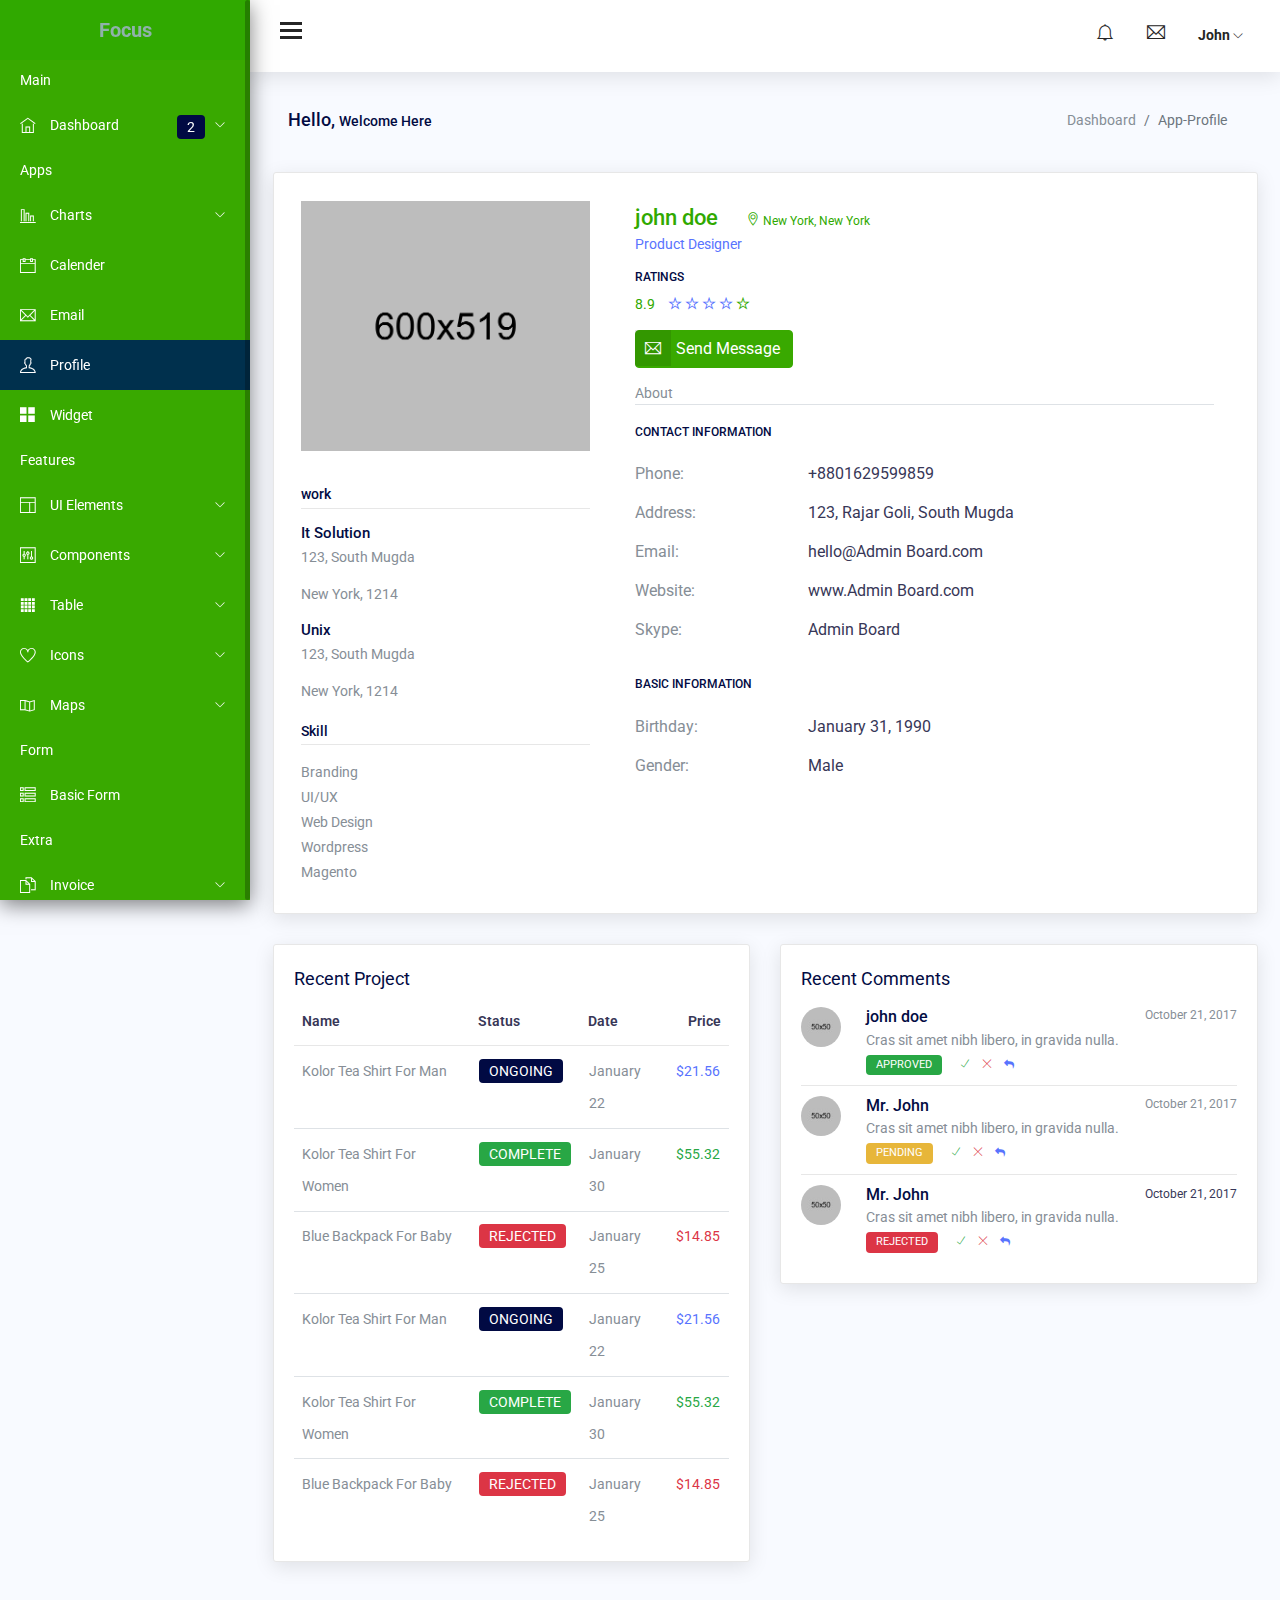
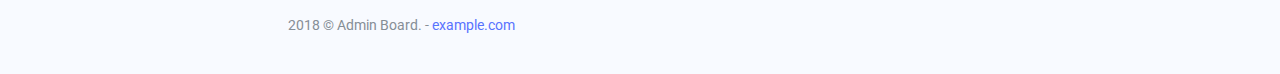
<file: Views/Dashboard/app-profile.html>
<!DOCTYPE html>
<html lang="en">

<head>
    <meta charset="utf-8">
    <meta http-equiv="X-UA-Compatible" content="IE=edge">
    <meta name="viewport" content="width=device-width, initial-scale=1">

    <title>Focus Admin Dashboard</title>

    <!-- ================= Favicon ================== -->
    <!-- Standard -->
    <link rel="shortcut icon" href="http://placehold.it/64.png/000/fff">
    <!-- Retina iPad Touch Icon-->
    <link rel="apple-touch-icon" sizes="144x144" href="http://placehold.it/144.png/000/fff">
    <!-- Retina iPhone Touch Icon-->
    <link rel="apple-touch-icon" sizes="114x114" href="http://placehold.it/114.png/000/fff">
    <!-- Standard iPad Touch Icon-->
    <link rel="apple-touch-icon" sizes="72x72" href="http://placehold.it/72.png/000/fff">
    <!-- Standard iPhone Touch Icon-->
    <link rel="apple-touch-icon" sizes="57x57" href="http://placehold.it/57.png/000/fff">   

    <!-- Common -->
    <link href="css/lib/font-awesome.min.css" rel="stylesheet">
    <link href="css/lib/themify-icons.css" rel="stylesheet">
    <link href="css/lib/menubar/sidebar.css" rel="stylesheet">
    <link href="css/lib/bootstrap.min.css" rel="stylesheet">
    <link href="css/lib/helper.css" rel="stylesheet">
    <link href="css/style.css" rel="stylesheet">
</head>

<body>
  <div class="sidebar sidebar-hide-to-small sidebar-shrink sidebar-gestures">
    <div class="nano">
      <div class="nano-content">
        <div class="logo">
          <a href="index.html">
            <!-- <img src="images/logo.png" alt="" /> -->
            <span>Focus</span>
          </a>
        </div>
        <ul>
          <li class="label">Main</li>
          <li>
            <a class="sidebar-sub-toggle">
              <i class="ti-home"></i> Dashboard
              <span class="badge badge-primary">2</span>
              <span class="sidebar-collapse-icon ti-angle-down"></span>
            </a>
            <ul>
              <li>
                <a href="index.html">Dashboard 1</a>
              </li>
              <li>
                <a href="index.html">Dashboard 2</a>
              </li>



            </ul>
          </li>

          <li class="label">Apps</li>
          <li>
            <a class="sidebar-sub-toggle">
              <i class="ti-bar-chart-alt"></i> Charts
              <span class="sidebar-collapse-icon ti-angle-down"></span>
            </a>
            <ul>
              <li>
                <a href="chart-flot.html">Flot</a>
              </li>
              <li>
                <a href="chart-morris.html">Morris</a>
              </li>
              <li>
                <a href="chartjs.html">Chartjs</a>
              </li>
              <li>
                <a href="chartist.html">Chartist</a>
              </li>
              <li>
                <a href="chart-peity.html">Peity</a>
              </li>
              <li>
                <a href="chart-sparkline.html">Sparkle</a>
              </li>
              <li>
                <a href="chart-knob.html">Knob</a>
              </li>
            </ul>
          </li>
          <li>
            <a href="app-event-calender.html">
              <i class="ti-calendar"></i> Calender </a>
          </li>
          <li>
            <a href="app-email.html">
              <i class="ti-email"></i> Email</a>
          </li>
          <li>
            <a href="app-profile.html">
              <i class="ti-user"></i> Profile</a>
          </li>
          <li>
            <a href="app-widget-card.html">
              <i class="ti-layout-grid2-alt"></i> Widget</a>
          </li>
          <li class="label">Features</li>
          <li>
            <a class="sidebar-sub-toggle">
              <i class="ti-layout"></i> UI Elements
              <span class="sidebar-collapse-icon ti-angle-down"></span>
            </a>
            <ul>
              <li>
                <a href="ui-typography.html">Typography</a>
              </li>
              <li>
                <a href="ui-alerts.html">Alerts</a>
              </li>

              <li>
                <a href="ui-button.html">Button</a>
              </li>
              <li>
                <a href="ui-dropdown.html">Dropdown</a>
              </li>

              <li>
                <a href="ui-list-group.html">List Group</a>
              </li>

              <li>
                <a href="ui-progressbar.html">Progressbar</a>
              </li>
              <li>
                <a href="ui-tab.html">Tab</a>
              </li>

            </ul>
          </li>
          <li>
            <a class="sidebar-sub-toggle">
              <i class="ti-panel"></i> Components
              <span class="sidebar-collapse-icon ti-angle-down"></span>
            </a>
            <ul>
              <li>
                <a href="uc-calendar.html">Calendar</a>
              </li>
              <li>
                <a href="uc-carousel.html">Carousel</a>
              </li>
              <li>
                <a href="uc-weather.html">Weather</a>
              </li>
              <li>
                <a href="uc-datamap.html">Datamap</a>
              </li>
              <li>
                <a href="uc-todo-list.html">To do</a>
              </li>
              <li>
                <a href="uc-scrollable.html">Scrollable</a>
              </li>
              <li>
                <a href="uc-sweetalert.html">Sweet Alert</a>
              </li>
              <li>
                <a href="uc-toastr.html">Toastr</a>
              </li>
              <li>
                <a href="uc-range-slider-basic.html">Basic Range Slider</a>
              </li>
              <li>
                <a href="uc-range-slider-advance.html">Advance Range Slider</a>
              </li>
              <li>
                <a href="uc-nestable.html">Nestable</a>
              </li>

              <li>
                <a href="uc-rating-bar-rating.html">Bar Rating</a>
              </li>
              <li>
                <a href="uc-rating-jRate.html">jRate</a>
              </li>
            </ul>
          </li>
          <li>
            <a class="sidebar-sub-toggle">
              <i class="ti-layout-grid4-alt"></i> Table
              <span class="sidebar-collapse-icon ti-angle-down"></span>
            </a>
            <ul>
              <li>
                <a href="table-basic.html">Basic</a>
              </li>

              <li>
                <a href="table-export.html">Datatable Export</a>
              </li>
              <li>
                <a href="table-row-select.html">Datatable Row Select</a>
              </li>
              <li>
                <a href="table-jsgrid.html">Editable </a>
              </li>
            </ul>
          </li>
          <li>
            <a class="sidebar-sub-toggle">
              <i class="ti-heart"></i> Icons
              <span class="sidebar-collapse-icon ti-angle-down"></span>
            </a>
            <ul>
              <li>
                <a href="font-themify.html">Themify</a>
              </li>
            </ul>
          </li>
          <li>
            <a class="sidebar-sub-toggle">
              <i class="ti-map"></i> Maps
              <span class="sidebar-collapse-icon ti-angle-down"></span>
            </a>
            <ul>
              <li>
                <a href="gmaps.html">Basic</a>
              </li>
              <li>
                <a href="vector-map.html">Vector Map</a>
              </li>
            </ul>
          </li>
          <li class="label">Form</li>
          <li>
            <a href="form-basic.html">
              <i class="ti-view-list-alt"></i> Basic Form </a>
          </li>
          <li class="label">Extra</li>
          <li>
            <a class="sidebar-sub-toggle">
              <i class="ti-files"></i> Invoice
              <span class="sidebar-collapse-icon ti-angle-down"></span>
            </a>
            <ul>
              <li>
                <a href="invoice.html">Basic</a>
              </li>
              <li>
                <a href="invoice-editable.html">Editable</a>
              </li>
            </ul>
          </li>
          <li>
            <a class="sidebar-sub-toggle">
              <i class="ti-target"></i> Pages
              <span class="sidebar-collapse-icon ti-angle-down"></span>
            </a>
            <ul>
              <li>
                <a href="page-login.html">Login</a>
              </li>
              <li>
                <a href="page-register.html">Register</a>
              </li>
              <li>
                <a href="page-reset-password.html">Forgot password</a>
              </li>
            </ul>
          </li>
          <li>
            <a href="../documentation/index.html">
              <i class="ti-file"></i> Documentation</a>
          </li>
          <li>
            <a>
              <i class="ti-close"></i> Logout</a>
          </li>
        </ul>
      </div>
    </div>
  </div>
  <!-- /# sidebar -->


  <div class="header">
    <div class="container-fluid">
      <div class="row">
        <div class="col-lg-12">
          <div class="float-left">
            <div class="hamburger sidebar-toggle">
              <span class="line"></span>
              <span class="line"></span>
              <span class="line"></span>
            </div>
          </div>
          <div class="float-right">
            <div class="dropdown dib">
              <div class="header-icon" data-toggle="dropdown">
                <i class="ti-bell"></i>
                <div class="drop-down dropdown-menu dropdown-menu-right">
                  <div class="dropdown-content-heading">
                    <span class="text-left">Recent Notifications</span>
                  </div>
                  <div class="dropdown-content-body">
                    <ul>
                      <li>
                        <a href="#">
                          <img class="pull-left m-r-10 avatar-img" src="images/avatar/3.jpg" alt="" />
                          <div class="notification-content">
                            <small class="notification-timestamp pull-right">02:34 PM</small>
                            <div class="notification-heading">Mr. John</div>
                            <div class="notification-text">5 members joined today </div>
                          </div>
                        </a>
                      </li>
                      <li>
                        <a href="#">
                          <img class="pull-left m-r-10 avatar-img" src="images/avatar/3.jpg" alt="" />
                          <div class="notification-content">
                            <small class="notification-timestamp pull-right">02:34 PM</small>
                            <div class="notification-heading">Mariam</div>
                            <div class="notification-text">likes a photo of you</div>
                          </div>
                        </a>
                      </li>
                      <li>
                        <a href="#">
                          <img class="pull-left m-r-10 avatar-img" src="images/avatar/3.jpg" alt="" />
                          <div class="notification-content">
                            <small class="notification-timestamp pull-right">02:34 PM</small>
                            <div class="notification-heading">Tasnim</div>
                            <div class="notification-text">Hi Teddy, Just wanted to let you ...</div>
                          </div>
                        </a>
                      </li>
                      <li>
                        <a href="#">
                          <img class="pull-left m-r-10 avatar-img" src="images/avatar/3.jpg" alt="" />
                          <div class="notification-content">
                            <small class="notification-timestamp pull-right">02:34 PM</small>
                            <div class="notification-heading">Mr. John</div>
                            <div class="notification-text">Hi Teddy, Just wanted to let you ...</div>
                          </div>
                        </a>
                      </li>
                      <li class="text-center">
                        <a href="#" class="more-link">See All</a>
                      </li>
                    </ul>
                  </div>
                </div>
              </div>
            </div>
            <div class="dropdown dib">
              <div class="header-icon" data-toggle="dropdown">
                <i class="ti-email"></i>
                <div class="drop-down dropdown-menu dropdown-menu-right">
                  <div class="dropdown-content-heading">
                    <span class="text-left">2 New Messages</span>
                    <a href="email.html">
                      <i class="ti-pencil-alt pull-right"></i>
                    </a>
                  </div>
                  <div class="dropdown-content-body">
                    <ul>
                      <li class="notification-unread">
                        <a href="#">
                          <img class="pull-left m-r-10 avatar-img" src="images/avatar/1.jpg" alt="" />
                          <div class="notification-content">
                            <small class="notification-timestamp pull-right">02:34 PM</small>
                            <div class="notification-heading">Michael Qin</div>
                            <div class="notification-text">Hi Teddy, Just wanted to let you ...</div>
                          </div>
                        </a>
                      </li>
                      <li class="notification-unread">
                        <a href="#">
                          <img class="pull-left m-r-10 avatar-img" src="images/avatar/2.jpg" alt="" />
                          <div class="notification-content">
                            <small class="notification-timestamp pull-right">02:34 PM</small>
                            <div class="notification-heading">Mr. John</div>
                            <div class="notification-text">Hi Teddy, Just wanted to let you ...</div>
                          </div>
                        </a>
                      </li>
                      <li>
                        <a href="#">
                          <img class="pull-left m-r-10 avatar-img" src="images/avatar/3.jpg" alt="" />
                          <div class="notification-content">
                            <small class="notification-timestamp pull-right">02:34 PM</small>
                            <div class="notification-heading">Michael Qin</div>
                            <div class="notification-text">Hi Teddy, Just wanted to let you ...</div>
                          </div>
                        </a>
                      </li>
                      <li>
                        <a href="#">
                          <img class="pull-left m-r-10 avatar-img" src="images/avatar/2.jpg" alt="" />
                          <div class="notification-content">
                            <small class="notification-timestamp pull-right">02:34 PM</small>
                            <div class="notification-heading">Mr. John</div>
                            <div class="notification-text">Hi Teddy, Just wanted to let you ...</div>
                          </div>
                        </a>
                      </li>
                      <li class="text-center">
                        <a href="#" class="more-link">See All</a>
                      </li>
                    </ul>
                  </div>
                </div>
              </div>
            </div>
            <div class="dropdown dib">
              <div class="header-icon" data-toggle="dropdown">
                <span class="user-avatar">John
                  <i class="ti-angle-down f-s-10"></i>
                </span>
                <div class="drop-down dropdown-profile dropdown-menu dropdown-menu-right">
                  <div class="dropdown-content-heading">
                    <span class="text-left">Upgrade Now</span>
                    <p class="trial-day">30 Days Trail</p>
                  </div>
                  <div class="dropdown-content-body">
                    <ul>
                      <li>
                        <a href="#">
                          <i class="ti-user"></i>
                          <span>Profile</span>
                        </a>
                      </li>

                      <li>
                        <a href="#">
                          <i class="ti-email"></i>
                          <span>Inbox</span>
                        </a>
                      </li>
                      <li>
                        <a href="#">
                          <i class="ti-settings"></i>
                          <span>Setting</span>
                        </a>
                      </li>

                      <li>
                        <a href="#">
                          <i class="ti-lock"></i>
                          <span>Lock Screen</span>
                        </a>
                      </li>
                      <li>
                        <a href="#">
                          <i class="ti-power-off"></i>
                          <span>Logout</span>
                        </a>
                      </li>
                    </ul>
                  </div>
                </div>
              </div>
            </div>
          </div>
        </div>
      </div>
    </div>
  </div>



  <div class="content-wrap">
    <div class="main">
      <div class="container-fluid">
        <div class="row">
          <div class="col-lg-8 p-r-0 title-margin-right">
            <div class="page-header">
              <div class="page-title">
                <h1>Hello,
                  <span>Welcome Here</span>
                </h1>
              </div>
            </div>
          </div>
          <!-- /# column -->
          <div class="col-lg-4 p-l-0 title-margin-left">
            <div class="page-header">
              <div class="page-title">
                <ol class="breadcrumb">
                  <li class="breadcrumb-item">
                    <a href="#">Dashboard</a>
                  </li>
                  <li class="breadcrumb-item active">App-Profile</li>
                </ol>
              </div>
            </div>
          </div>
          <!-- /# column -->
        </div>
        <!-- /# row -->
        <section id="main-content">
          <div class="row">
            <div class="col-lg-12">
              <div class="card">
                <div class="card-body">
                  <div class="user-profile">
                    <div class="row">
                      <div class="col-lg-4">
                        <div class="user-photo m-b-30">
                          <img class="img-fluid" src="images/user-profile.jpg" alt="" />
                        </div>
                        <div class="user-work">
                          <h4>work</h4>
                          <div class="work-content">
                            <h3>It Solution </h3>
                            <p>123, South Mugda</p>
                            <p>New York, 1214</p>
                          </div>
                          <div class="work-content">
                            <h3>Unix</h3>
                            <p>123, South Mugda</p>
                            <p>New York, 1214</p>
                          </div>
                        </div>
                        <div class="user-skill">
                          <h4>Skill</h4>
                          <ul>
                            <li>
                              <a href="#">Branding</a>
                            </li>
                            <li>
                              <a href="#">UI/UX</a>
                            </li>
                            <li>
                              <a href="#">Web Design</a>
                            </li>
                            <li>
                              <a href="#">Wordpress</a>
                            </li>
                            <li>
                              <a href="#">Magento</a>
                            </li>
                          </ul>
                        </div>
                      </div>
                      <div class="col-lg-8">
                        <div class="user-profile-name">john doe</div>
                        <div class="user-Location">
                          <i class="ti-location-pin"></i> New York, New York</div>
                        <div class="user-job-title">Product Designer</div>
                        <div class="ratings">
                          <h4>Ratings</h4>
                          <div class="rating-star">
                            <span>8.9</span>
                            <i class="ti-star color-primary"></i>
                            <i class="ti-star color-primary"></i>
                            <i class="ti-star color-primary"></i>
                            <i class="ti-star color-primary"></i>
                            <i class="ti-star"></i>
                          </div>
                        </div>
                        <div class="user-send-message">
                          <button class="btn btn-primary btn-addon" type="button">
                            <i class="ti-email"></i>Send Message</button>
                        </div>
                        <div class="custom-tab user-profile-tab">
                          <ul class="nav nav-tabs" role="tablist">
                            <li role="presentation" class="active">
                              <a href="#1" aria-controls="1" role="tab" data-toggle="tab">About</a>
                            </li>
                          </ul>
                          <div class="tab-content">
                            <div role="tabpanel" class="tab-pane active" id="1">
                              <div class="contact-information">
                                <h4>Contact information</h4>
                                <div class="phone-content">
                                  <span class="contact-title">Phone:</span>
                                  <span class="phone-number">+8801629599859</span>
                                </div>
                                <div class="address-content">
                                  <span class="contact-title">Address:</span>
                                  <span class="mail-address">123, Rajar Goli, South Mugda</span>
                                </div>
                                <div class="email-content">
                                  <span class="contact-title">Email:</span>
                                  <span class="contact-email">hello@Admin Board.com</span>
                                </div>
                                <div class="website-content">
                                  <span class="contact-title">Website:</span>
                                  <span class="contact-website">www.Admin Board.com</span>
                                </div>
                                <div class="skype-content">
                                  <span class="contact-title">Skype:</span>
                                  <span class="contact-skype">Admin Board</span>
                                </div>
                              </div>
                              <div class="basic-information">
                                <h4>Basic information</h4>
                                <div class="birthday-content">
                                  <span class="contact-title">Birthday:</span>
                                  <span class="birth-date">January 31, 1990 </span>
                                </div>
                                <div class="gender-content">
                                  <span class="contact-title">Gender:</span>
                                  <span class="gender">Male</span>
                                </div>
                              </div>
                            </div>
                          </div>
                        </div>
                      </div>
                    </div>
                  </div>
                </div>
              </div>
            </div>
          </div>
          <!-- /# row -->
          <div class="row">
            <div class="col-lg-6">
              <div class="card">
                <div class="card-title">
                  <h4>Recent Project </h4>

                </div>
                <div class="card-body">
                  <div class="table-responsive">
                    <table class="table table-hover ">
                      <thead>
                        <tr>
                          <th>Name</th>
                          <th>Status</th>
                          <th>Date</th>
                          <th>Price</th>
                        </tr>
                      </thead>
                      <tbody>
                        <tr>
                          <td>Kolor Tea Shirt For Man</td>
                          <td>
                            <span class="badge badge-primary">Ongoing</span>
                          </td>
                          <td>January 22</td>
                          <td class="color-primary">$21.56</td>
                        </tr>
                        <tr>
                          <td>Kolor Tea Shirt For Women</td>
                          <td>
                            <span class="badge badge-success">Complete</span>
                          </td>
                          <td>January 30</td>
                          <td class="color-success">$55.32</td>
                        </tr>
                        <tr>
                          <td>Blue Backpack For Baby</td>
                          <td>
                            <span class="badge badge-danger">Rejected</span>
                          </td>
                          <td>January 25</td>
                          <td class="color-danger">$14.85</td>
                        </tr>
                        <tr>
                          <td>Kolor Tea Shirt For Man</td>
                          <td>
                            <span class="badge badge-primary">Ongoing</span>
                          </td>
                          <td>January 22</td>
                          <td class="color-primary">$21.56</td>
                        </tr>
                        <tr>
                          <td>Kolor Tea Shirt For Women</td>
                          <td>
                            <span class="badge badge-success">Complete</span>
                          </td>
                          <td>January 30</td>
                          <td class="color-success">$55.32</td>
                        </tr>
                        <tr>
                          <td>Blue Backpack For Baby</td>
                          <td>
                            <span class="badge badge-danger">Rejected</span>
                          </td>
                          <td>January 25</td>
                          <td class="color-danger">$14.85</td>
                        </tr>
                      </tbody>
                    </table>
                  </div>
                </div>
              </div>
            </div>
            <!-- /# column -->
            <div class="col-lg-6">
              <div class="card">
                <div class="card-title">
                  <h4>Recent Comments </h4>

                </div>
                <div class="recent-comment">
                  <div class="media">
                    <div class="media-left">
                      <a href="#">
                        <img class="media-object" src="images/avatar/1.jpg" alt="...">
                      </a>
                    </div>
                    <div class="media-body">
                      <h4 class="media-heading">john doe</h4>
                      <p>Cras sit amet nibh libero, in gravida nulla. </p>
                      <div class="comment-action">
                        <div class="badge badge-success">Approved</div>
                        <span class="m-l-10">
                          <a href="#">
                            <i class="ti-check color-success"></i>
                          </a>
                          <a href="#">
                            <i class="ti-close color-danger"></i>
                          </a>
                          <a href="#">
                            <i class="fa fa-reply color-primary"></i>
                          </a>
                        </span>
                      </div>
                      <p class="comment-date">October 21, 2017</p>
                    </div>
                  </div>
                  <div class="media">
                    <div class="media-left">
                      <a href="#">
                        <img class="media-object" src="images/avatar/2.jpg" alt="...">
                      </a>
                    </div>
                    <div class="media-body">
                      <h4 class="media-heading">Mr. John</h4>
                      <p>Cras sit amet nibh libero, in gravida nulla. </p>
                      <div class="comment-action">
                        <div class="badge badge-warning">Pending</div>
                        <span class="m-l-10">
                          <a href="#">
                            <i class="ti-check color-success"></i>
                          </a>
                          <a href="#">
                            <i class="ti-close color-danger"></i>
                          </a>
                          <a href="#">
                            <i class="fa fa-reply color-primary"></i>
                          </a>
                        </span>
                      </div>
                      <p class="comment-date">October 21, 2017</p>
                    </div>
                  </div>
                  <div class="media no-border">
                    <div class="media-left">
                      <a href="#">
                        <img class="media-object" src="images/avatar/3.jpg" alt="...">
                      </a>
                    </div>
                    <div class="media-body">
                      <h4 class="media-heading">Mr. John</h4>
                      <p>Cras sit amet nibh libero, in gravida nulla. </p>
                      <div class="comment-action">
                        <div class="badge badge-danger">Rejected</div>
                        <span class="m-l-10">
                          <a href="#">
                            <i class="ti-check color-success"></i>
                          </a>
                          <a href="#">
                            <i class="ti-close color-danger"></i>
                          </a>
                          <a href="#">
                            <i class="fa fa-reply color-primary"></i>
                          </a>
                        </span>
                      </div>
                      <div class="comment-date">October 21, 2017</div>
                    </div>
                  </div>
                </div>
              </div>
              <!-- /# card -->
            </div>
            <!-- /# column -->
          </div>
          <div class="row">
            <div class="col-lg-12">
              <div class="footer">
                <p>2018 © Admin Board. -
                  <a href="#">example.com</a>
                </p>
              </div>
            </div>
          </div>
        </section>
      </div>
    </div>
  </div>







    <!-- Common -->
    <script src="js/lib/jquery.min.js"></script>
    <script src="js/lib/jquery.nanoscroller.min.js"></script>
    <script src="js/lib/menubar/sidebar.js"></script>
    <script src="js/lib/preloader/pace.min.js"></script>
    <script src="js/lib/bootstrap.min.js"></script>
    <script src="js/scripts.js"></script>

</body>

</html>
</file>
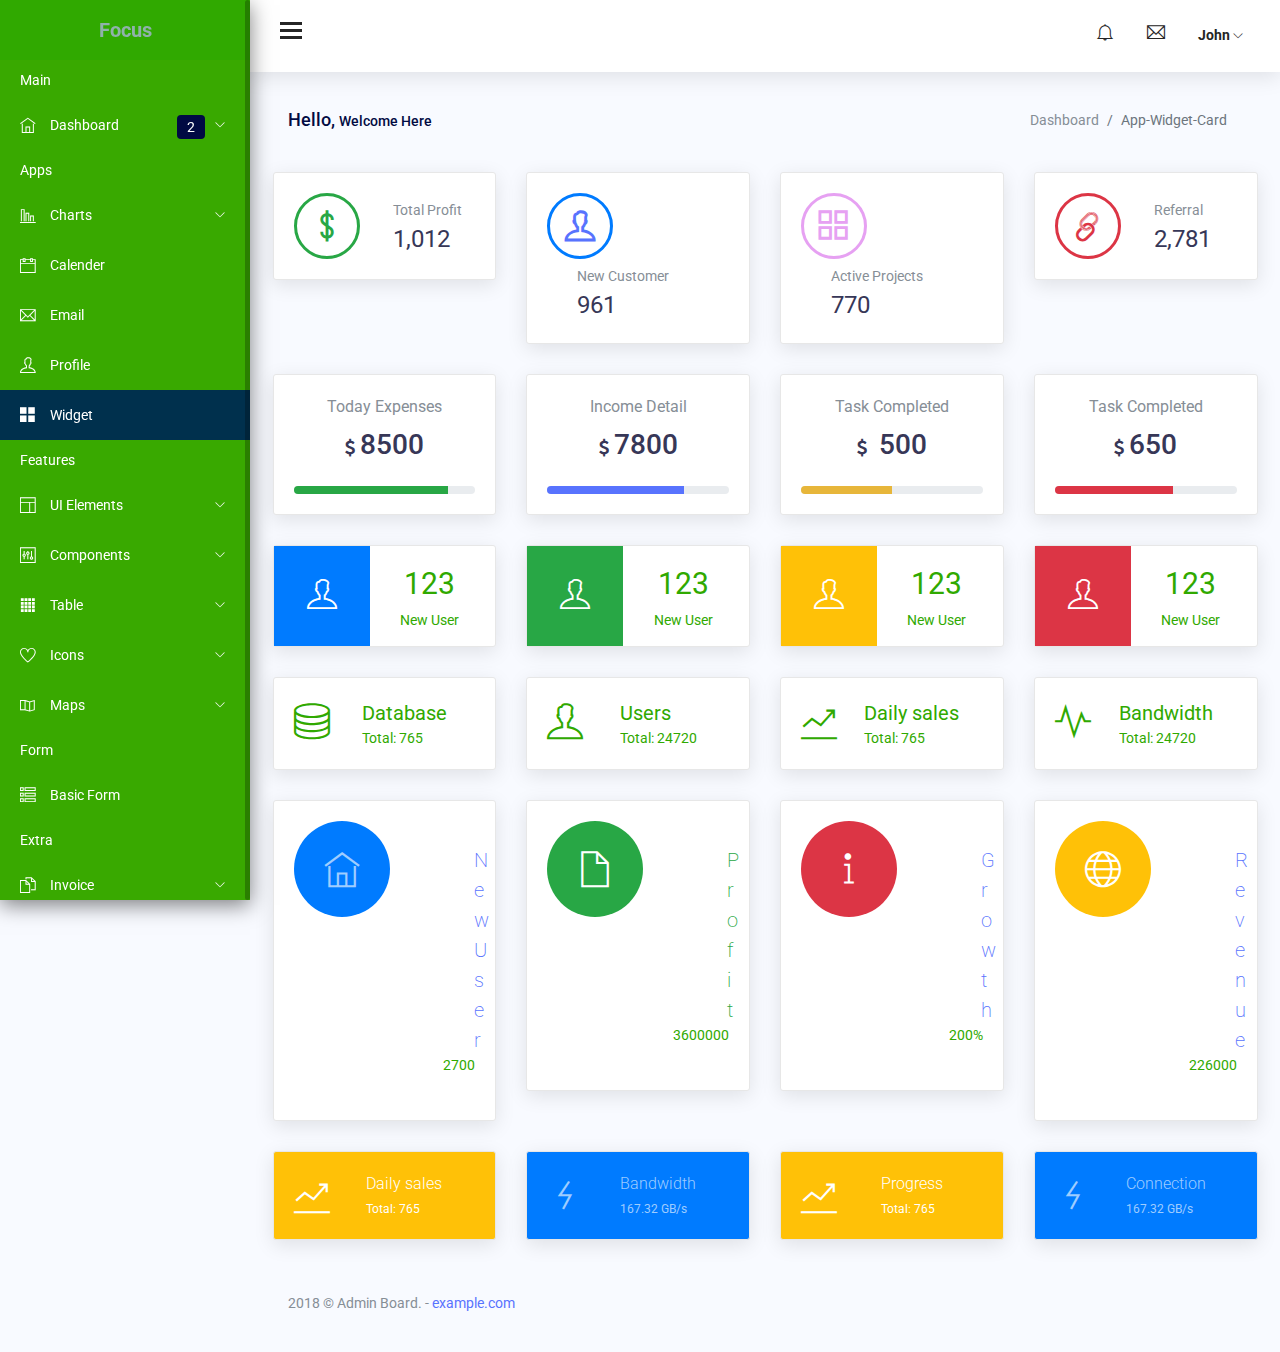
<file: Views/Dashboard/app-widget-card.html>
<!DOCTYPE html>
<html lang="en">

<head>
  <meta charset="utf-8">
  <meta http-equiv="X-UA-Compatible" content="IE=edge">
  <meta name="viewport" content="width=device-width, initial-scale=1">

  <title>Focus Admin Dashboard</title>

  <!-- ================= Favicon ================== -->
  <!-- Standard -->
  <link rel="shortcut icon" href="http://placehold.it/64.png/000/fff">
  <!-- Retina iPad Touch Icon-->
  <link rel="apple-touch-icon" sizes="144x144" href="http://placehold.it/144.png/000/fff">
  <!-- Retina iPhone Touch Icon-->
  <link rel="apple-touch-icon" sizes="114x114" href="http://placehold.it/114.png/000/fff">
  <!-- Standard iPad Touch Icon-->
  <link rel="apple-touch-icon" sizes="72x72" href="http://placehold.it/72.png/000/fff">
  <!-- Standard iPhone Touch Icon-->
  <link rel="apple-touch-icon" sizes="57x57" href="http://placehold.it/57.png/000/fff">


  <!-- Common -->
  <link href="css/lib/font-awesome.min.css" rel="stylesheet">
  <link href="css/lib/themify-icons.css" rel="stylesheet">
  <link href="css/lib/menubar/sidebar.css" rel="stylesheet">
  <link href="css/lib/bootstrap.min.css" rel="stylesheet">
  <link href="css/lib/helper.css" rel="stylesheet">
  <link href="css/style.css" rel="stylesheet">
</head>

<body>

  <div class="sidebar sidebar-hide-to-small sidebar-shrink sidebar-gestures">
    <div class="nano">
      <div class="nano-content">
        <div class="logo">
          <a href="index.html">
            <!-- <img src="images/logo.png" alt="" /> -->
            <span>Focus</span>
          </a>
        </div>
        <ul>
          <li class="label">Main</li>
          <li>
            <a class="sidebar-sub-toggle">
              <i class="ti-home"></i> Dashboard
              <span class="badge badge-primary">2</span>
              <span class="sidebar-collapse-icon ti-angle-down"></span>
            </a>
            <ul>
              <li>
                <a href="index.html">Dashboard 1</a>
              </li>
              <li>
                <a href="index.html">Dashboard 2</a>
              </li>



            </ul>
          </li>

          <li class="label">Apps</li>
          <li>
            <a class="sidebar-sub-toggle">
              <i class="ti-bar-chart-alt"></i> Charts
              <span class="sidebar-collapse-icon ti-angle-down"></span>
            </a>
            <ul>
              <li>
                <a href="chart-flot.html">Flot</a>
              </li>
              <li>
                <a href="chart-morris.html">Morris</a>
              </li>
              <li>
                <a href="chartjs.html">Chartjs</a>
              </li>
              <li>
                <a href="chartist.html">Chartist</a>
              </li>
              <li>
                <a href="chart-peity.html">Peity</a>
              </li>
              <li>
                <a href="chart-sparkline.html">Sparkle</a>
              </li>
              <li>
                <a href="chart-knob.html">Knob</a>
              </li>
            </ul>
          </li>
          <li>
            <a href="app-event-calender.html">
              <i class="ti-calendar"></i> Calender </a>
          </li>
          <li>
            <a href="app-email.html">
              <i class="ti-email"></i> Email</a>
          </li>
          <li>
            <a href="app-profile.html">
              <i class="ti-user"></i> Profile</a>
          </li>
          <li>
            <a href="app-widget-card.html">
              <i class="ti-layout-grid2-alt"></i> Widget</a>
          </li>
          <li class="label">Features</li>
          <li>
            <a class="sidebar-sub-toggle">
              <i class="ti-layout"></i> UI Elements
              <span class="sidebar-collapse-icon ti-angle-down"></span>
            </a>
            <ul>
              <li>
                <a href="ui-typography.html">Typography</a>
              </li>
              <li>
                <a href="ui-alerts.html">Alerts</a>
              </li>

              <li>
                <a href="ui-button.html">Button</a>
              </li>
              <li>
                <a href="ui-dropdown.html">Dropdown</a>
              </li>

              <li>
                <a href="ui-list-group.html">List Group</a>
              </li>

              <li>
                <a href="ui-progressbar.html">Progressbar</a>
              </li>
              <li>
                <a href="ui-tab.html">Tab</a>
              </li>

            </ul>
          </li>
          <li>
            <a class="sidebar-sub-toggle">
              <i class="ti-panel"></i> Components
              <span class="sidebar-collapse-icon ti-angle-down"></span>
            </a>
            <ul>
              <li>
                <a href="uc-calendar.html">Calendar</a>
              </li>
              <li>
                <a href="uc-carousel.html">Carousel</a>
              </li>
              <li>
                <a href="uc-weather.html">Weather</a>
              </li>
              <li>
                <a href="uc-datamap.html">Datamap</a>
              </li>
              <li>
                <a href="uc-todo-list.html">To do</a>
              </li>
              <li>
                <a href="uc-scrollable.html">Scrollable</a>
              </li>
              <li>
                <a href="uc-sweetalert.html">Sweet Alert</a>
              </li>
              <li>
                <a href="uc-toastr.html">Toastr</a>
              </li>
              <li>
                <a href="uc-range-slider-basic.html">Basic Range Slider</a>
              </li>
              <li>
                <a href="uc-range-slider-advance.html">Advance Range Slider</a>
              </li>
              <li>
                <a href="uc-nestable.html">Nestable</a>
              </li>

              <li>
                <a href="uc-rating-bar-rating.html">Bar Rating</a>
              </li>
              <li>
                <a href="uc-rating-jRate.html">jRate</a>
              </li>
            </ul>
          </li>
          <li>
            <a class="sidebar-sub-toggle">
              <i class="ti-layout-grid4-alt"></i> Table
              <span class="sidebar-collapse-icon ti-angle-down"></span>
            </a>
            <ul>
              <li>
                <a href="table-basic.html">Basic</a>
              </li>

              <li>
                <a href="table-export.html">Datatable Export</a>
              </li>
              <li>
                <a href="table-row-select.html">Datatable Row Select</a>
              </li>
              <li>
                <a href="table-jsgrid.html">Editable </a>
              </li>
            </ul>
          </li>
          <li>
            <a class="sidebar-sub-toggle">
              <i class="ti-heart"></i> Icons
              <span class="sidebar-collapse-icon ti-angle-down"></span>
            </a>
            <ul>
              <li>
                <a href="font-themify.html">Themify</a>
              </li>
            </ul>
          </li>
          <li>
            <a class="sidebar-sub-toggle">
              <i class="ti-map"></i> Maps
              <span class="sidebar-collapse-icon ti-angle-down"></span>
            </a>
            <ul>
              <li>
                <a href="gmaps.html">Basic</a>
              </li>
              <li>
                <a href="vector-map.html">Vector Map</a>
              </li>
            </ul>
          </li>
          <li class="label">Form</li>
          <li>
            <a href="form-basic.html">
              <i class="ti-view-list-alt"></i> Basic Form </a>
          </li>
          <li class="label">Extra</li>
          <li>
            <a class="sidebar-sub-toggle">
              <i class="ti-files"></i> Invoice
              <span class="sidebar-collapse-icon ti-angle-down"></span>
            </a>
            <ul>
              <li>
                <a href="invoice.html">Basic</a>
              </li>
              <li>
                <a href="invoice-editable.html">Editable</a>
              </li>
            </ul>
          </li>
          <li>
            <a class="sidebar-sub-toggle">
              <i class="ti-target"></i> Pages
              <span class="sidebar-collapse-icon ti-angle-down"></span>
            </a>
            <ul>
              <li>
                <a href="page-login.html">Login</a>
              </li>
              <li>
                <a href="page-register.html">Register</a>
              </li>
              <li>
                <a href="page-reset-password.html">Forgot password</a>
              </li>
            </ul>
          </li>
          <li>
            <a href="../documentation/index.html">
              <i class="ti-file"></i> Documentation</a>
          </li>
          <li>
            <a>
              <i class="ti-close"></i> Logout</a>
          </li>
        </ul>
      </div>
    </div>
  </div>
  <!-- /# sidebar -->


  <div class="header">
    <div class="container-fluid">
      <div class="row">
        <div class="col-lg-12">
          <div class="float-left">
            <div class="hamburger sidebar-toggle">
              <span class="line"></span>
              <span class="line"></span>
              <span class="line"></span>
            </div>
          </div>
          <div class="float-right">
            <div class="dropdown dib">
              <div class="header-icon" data-toggle="dropdown">
                <i class="ti-bell"></i>
                <div class="drop-down dropdown-menu dropdown-menu-right">
                  <div class="dropdown-content-heading">
                    <span class="text-left">Recent Notifications</span>
                  </div>
                  <div class="dropdown-content-body">
                    <ul>
                      <li>
                        <a href="#">
                          <img class="pull-left m-r-10 avatar-img" src="images/avatar/3.jpg" alt="" />
                          <div class="notification-content">
                            <small class="notification-timestamp pull-right">02:34 PM</small>
                            <div class="notification-heading">Mr. John</div>
                            <div class="notification-text">5 members joined today </div>
                          </div>
                        </a>
                      </li>
                      <li>
                        <a href="#">
                          <img class="pull-left m-r-10 avatar-img" src="images/avatar/3.jpg" alt="" />
                          <div class="notification-content">
                            <small class="notification-timestamp pull-right">02:34 PM</small>
                            <div class="notification-heading">Mariam</div>
                            <div class="notification-text">likes a photo of you</div>
                          </div>
                        </a>
                      </li>
                      <li>
                        <a href="#">
                          <img class="pull-left m-r-10 avatar-img" src="images/avatar/3.jpg" alt="" />
                          <div class="notification-content">
                            <small class="notification-timestamp pull-right">02:34 PM</small>
                            <div class="notification-heading">Tasnim</div>
                            <div class="notification-text">Hi Teddy, Just wanted to let you ...</div>
                          </div>
                        </a>
                      </li>
                      <li>
                        <a href="#">
                          <img class="pull-left m-r-10 avatar-img" src="images/avatar/3.jpg" alt="" />
                          <div class="notification-content">
                            <small class="notification-timestamp pull-right">02:34 PM</small>
                            <div class="notification-heading">Mr. John</div>
                            <div class="notification-text">Hi Teddy, Just wanted to let you ...</div>
                          </div>
                        </a>
                      </li>
                      <li class="text-center">
                        <a href="#" class="more-link">See All</a>
                      </li>
                    </ul>
                  </div>
                </div>
              </div>
            </div>
            <div class="dropdown dib">
              <div class="header-icon" data-toggle="dropdown">
                <i class="ti-email"></i>
                <div class="drop-down dropdown-menu dropdown-menu-right">
                  <div class="dropdown-content-heading">
                    <span class="text-left">2 New Messages</span>
                    <a href="email.html">
                      <i class="ti-pencil-alt pull-right"></i>
                    </a>
                  </div>
                  <div class="dropdown-content-body">
                    <ul>
                      <li class="notification-unread">
                        <a href="#">
                          <img class="pull-left m-r-10 avatar-img" src="images/avatar/1.jpg" alt="" />
                          <div class="notification-content">
                            <small class="notification-timestamp pull-right">02:34 PM</small>
                            <div class="notification-heading">Michael Qin</div>
                            <div class="notification-text">Hi Teddy, Just wanted to let you ...</div>
                          </div>
                        </a>
                      </li>
                      <li class="notification-unread">
                        <a href="#">
                          <img class="pull-left m-r-10 avatar-img" src="images/avatar/2.jpg" alt="" />
                          <div class="notification-content">
                            <small class="notification-timestamp pull-right">02:34 PM</small>
                            <div class="notification-heading">Mr. John</div>
                            <div class="notification-text">Hi Teddy, Just wanted to let you ...</div>
                          </div>
                        </a>
                      </li>
                      <li>
                        <a href="#">
                          <img class="pull-left m-r-10 avatar-img" src="images/avatar/3.jpg" alt="" />
                          <div class="notification-content">
                            <small class="notification-timestamp pull-right">02:34 PM</small>
                            <div class="notification-heading">Michael Qin</div>
                            <div class="notification-text">Hi Teddy, Just wanted to let you ...</div>
                          </div>
                        </a>
                      </li>
                      <li>
                        <a href="#">
                          <img class="pull-left m-r-10 avatar-img" src="images/avatar/2.jpg" alt="" />
                          <div class="notification-content">
                            <small class="notification-timestamp pull-right">02:34 PM</small>
                            <div class="notification-heading">Mr. John</div>
                            <div class="notification-text">Hi Teddy, Just wanted to let you ...</div>
                          </div>
                        </a>
                      </li>
                      <li class="text-center">
                        <a href="#" class="more-link">See All</a>
                      </li>
                    </ul>
                  </div>
                </div>
              </div>
            </div>
            <div class="dropdown dib">
              <div class="header-icon" data-toggle="dropdown">
                <span class="user-avatar">John
                  <i class="ti-angle-down f-s-10"></i>
                </span>
                <div class="drop-down dropdown-profile dropdown-menu dropdown-menu-right">
                  <div class="dropdown-content-heading">
                    <span class="text-left">Upgrade Now</span>
                    <p class="trial-day">30 Days Trail</p>
                  </div>
                  <div class="dropdown-content-body">
                    <ul>
                      <li>
                        <a href="#">
                          <i class="ti-user"></i>
                          <span>Profile</span>
                        </a>
                      </li>

                      <li>
                        <a href="#">
                          <i class="ti-email"></i>
                          <span>Inbox</span>
                        </a>
                      </li>
                      <li>
                        <a href="#">
                          <i class="ti-settings"></i>
                          <span>Setting</span>
                        </a>
                      </li>

                      <li>
                        <a href="#">
                          <i class="ti-lock"></i>
                          <span>Lock Screen</span>
                        </a>
                      </li>
                      <li>
                        <a href="#">
                          <i class="ti-power-off"></i>
                          <span>Logout</span>
                        </a>
                      </li>
                    </ul>
                  </div>
                </div>
              </div>
            </div>
          </div>
        </div>
      </div>
    </div>
  </div>



  <div class="content-wrap">
    <div class="main">
      <div class="container-fluid">
        <div class="row">
          <div class="col-lg-8 p-r-0 title-margin-right">
            <div class="page-header">
              <div class="page-title">
                <h1>Hello,
                  <span>Welcome Here</span>
                </h1>
              </div>
            </div>
          </div>
          <!-- /# column -->
          <div class="col-lg-4 p-l-0 title-margin-left">
            <div class="page-header">
              <div class="page-title">
                <ol class="breadcrumb">
                  <li class="breadcrumb-item">
                    <a href="#">Dashboard</a>
                  </li>
                  <li class="breadcrumb-item active">App-Widget-Card</li>
                </ol>
              </div>
            </div>
          </div>
          <!-- /# column -->
        </div>
        <!-- /# row -->
        <div id="main-content">
          <div class="row">
            <div class="col-lg-3">
              <div class="card">
                <div class="stat-widget-one">
                  <div class="stat-icon dib">
                    <i class="ti-money color-success border-success"></i>
                  </div>
                  <div class="stat-content dib">
                    <div class="stat-text">Total Profit</div>
                    <div class="stat-digit">1,012</div>
                  </div>
                </div>
              </div>
            </div>
            <div class="col-lg-3">
              <div class="card">
                <div class="stat-widget-one">
                  <div class="stat-icon dib">
                    <i class="ti-user color-primary border-primary"></i>
                  </div>
                  <div class="stat-content dib">
                    <div class="stat-text">New Customer</div>
                    <div class="stat-digit">961</div>
                  </div>
                </div>
              </div>
            </div>
            <div class="col-lg-3">
              <div class="card">
                <div class="stat-widget-one">
                  <div class="stat-icon dib">
                    <i class="ti-layout-grid2 color-pink border-pink"></i>
                  </div>
                  <div class="stat-content dib">
                    <div class="stat-text">Active Projects</div>
                    <div class="stat-digit">770</div>
                  </div>
                </div>
              </div>
            </div>
            <div class="col-lg-3">
              <div class="card">
                <div class="stat-widget-one">
                  <div class="stat-icon dib">
                    <i class="ti-link color-danger border-danger"></i>
                  </div>
                  <div class="stat-content dib">
                    <div class="stat-text">Referral</div>
                    <div class="stat-digit">2,781</div>
                  </div>
                </div>
              </div>
            </div>
          </div>
          <div class="row">
            <div class="col-lg-3">
              <div class="card">
                <div class="stat-widget-two">
                  <div class="stat-content">
                    <div class="stat-text">Today Expenses </div>
                    <div class="stat-digit">
                      <i class="fa fa-usd"></i>8500</div>
                  </div>
                  <div class="progress">
                    <div class="progress-bar progress-bar-success w-85" role="progressbar" aria-valuenow="85" aria-valuemin="0" aria-valuemax="100"></div>
                  </div>
                </div>
              </div>
            </div>
            <div class="col-lg-3">
              <div class="card">
                <div class="stat-widget-two">
                  <div class="stat-content">
                    <div class="stat-text">Income Detail</div>
                    <div class="stat-digit">
                      <i class="fa fa-usd"></i>7800</div>
                  </div>
                  <div class="progress">
                    <div class="progress-bar progress-bar-primary w-75" role="progressbar" aria-valuenow="78" aria-valuemin="0" aria-valuemax="100"></div>
                  </div>
                </div>
              </div>
            </div>
            <div class="col-lg-3">
              <div class="card">
                <div class="stat-widget-two">
                  <div class="stat-content">
                    <div class="stat-text">Task Completed</div>
                    <div class="stat-digit">
                      <i class="fa fa-usd"></i> 500</div>
                  </div>
                  <div class="progress">
                    <div class="progress-bar progress-bar-warning w-50" role="progressbar" aria-valuenow="50" aria-valuemin="0" aria-valuemax="100"></div>
                  </div>
                </div>
              </div>
            </div>
            <div class="col-lg-3">
              <div class="card">
                <div class="stat-widget-two">
                  <div class="stat-content">
                    <div class="stat-text">Task Completed</div>
                    <div class="stat-digit">
                      <i class="fa fa-usd"></i>650</div>
                  </div>
                  <div class="progress">
                    <div class="progress-bar progress-bar-danger w-65" role="progressbar" aria-valuenow="65" aria-valuemin="0" aria-valuemax="100"></div>
                  </div>
                </div>
              </div>
              <!-- /# card -->
            </div>
            <!-- /# column -->
          </div>
          <!-- /# row -->
          <div class="row">
            <div class="col-lg-3">
              <div class="card p-0">
                <div class="stat-widget-three">
                  <div class="stat-icon bg-primary">
                    <i class="ti-user"></i>
                  </div>
                  <div class="stat-content">
                    <div class="stat-digit">123</div>
                    <div class="stat-text">New User</div>
                  </div>
                </div>
              </div>
            </div>
            <div class="col-lg-3">
              <div class="card p-0">
                <div class="stat-widget-three">
                  <div class="stat-icon bg-success">
                    <i class="ti-user"></i>
                  </div>
                  <div class="stat-content">
                    <div class="stat-digit">123</div>
                    <div class="stat-text">New User</div>
                  </div>
                </div>
              </div>
            </div>
            <div class="col-lg-3">
              <div class="card p-0">
                <div class="stat-widget-three">
                  <div class="stat-icon bg-warning">
                    <i class="ti-user"></i>
                  </div>
                  <div class="stat-content">
                    <div class="stat-digit">123</div>
                    <div class="stat-text">New User</div>
                  </div>
                </div>
              </div>
            </div>
            <div class="col-lg-3">
              <div class="card p-0">
                <div class="stat-widget-three">
                  <div class="stat-icon bg-danger">
                    <i class="ti-user"></i>
                  </div>
                  <div class="stat-content">
                    <div class="stat-digit">123</div>
                    <div class="stat-text">New User</div>
                  </div>
                </div>
              </div>
            </div>
          </div>
          <!-- /# row -->
          <div class="row">
            <div class="col-lg-3">
              <div class="card">
                <div class="stat-widget-four">
                  <div class="stat-icon">
                    <i class="ti-server"></i>
                  </div>
                  <div class="stat-content">
                    <div class="text-left dib">
                      <div class="stat-heading">Database</div>
                      <div class="stat-text">Total: 765</div>
                    </div>
                  </div>
                </div>
              </div>
            </div>
            <div class="col-lg-3">
              <div class="card">
                <div class="stat-widget-four">
                  <div class="stat-icon">
                    <i class="ti-user"></i>
                  </div>
                  <div class="stat-content">
                    <div class="text-left dib">
                      <div class="stat-heading">Users</div>
                      <div class="stat-text">Total: 24720</div>
                    </div>
                  </div>
                </div>
              </div>
            </div>
            <div class="col-lg-3">
              <div class="card">
                <div class="stat-widget-four">
                  <div class="stat-icon">
                    <i class="ti-stats-up"></i>
                  </div>
                  <div class="stat-content">
                    <div class="text-left dib">
                      <div class="stat-heading">Daily sales</div>
                      <div class="stat-text">Total: 765</div>
                    </div>
                  </div>
                </div>
              </div>
            </div>
            <div class="col-lg-3">
              <div class="card">
                <div class="stat-widget-four">
                  <div class="stat-icon">
                    <i class="ti-pulse"></i>
                  </div>
                  <div class="stat-content">
                    <div class="text-left dib">
                      <div class="stat-heading">Bandwidth</div>
                      <div class="stat-text">Total: 24720</div>
                    </div>
                  </div>
                </div>
              </div>
            </div>
          </div>
          <div class="row">
            <div class="col-lg-3">
              <div class="card">
                <div class="stat-widget-five">
                  <div class="stat-icon">
                    <i class="ti-home bg-primary"></i>
                  </div>
                  <div class="stat-content">
                    <div class="stat-heading color-primary">New User</div>
                    <div class="stat-text">2700</div>
                  </div>
                </div>
              </div>
            </div>
            <div class="col-lg-3">
              <div class="card">
                <div class="stat-widget-five">
                  <div class="stat-icon">
                    <i class="ti-file bg-success"></i>
                  </div>
                  <div class="stat-content">
                    <div class="stat-heading color-success">Profit</div>
                    <div class="stat-text">3600000</div>
                  </div>
                </div>
              </div>
            </div>
            <div class="col-lg-3">
              <div class="card">
                <div class="stat-widget-five">
                  <div class="stat-icon">
                    <i class="ti-info bg-danger"></i>
                  </div>
                  <div class="stat-content">
                    <div class="stat-heading color-primary">Growth</div>
                    <div class="stat-text">200%</div>
                  </div>
                </div>
              </div>
            </div>
            <div class="col-lg-3">
              <div class="card">
                <div class="stat-widget-five">
                  <div class="stat-icon bg-warning">
                    <i class="ti-world"></i>
                  </div>
                  <div class="stat-content">
                    <div class="stat-heading color-primary">Revenue</div>
                    <div class="stat-text">226000</div>
                  </div>
                </div>
              </div>
            </div>
          </div>
          <div class="row">
            <div class="col-lg-3">
              <div class="card bg-warning">
                <div class="stat-widget-six">
                  <div class="stat-icon">
                    <i class="ti-stats-up"></i>
                  </div>
                  <div class="stat-content">
                    <div class="text-left dib">
                      <div class="stat-heading">Daily sales</div>
                      <div class="stat-text">Total: 765</div>
                    </div>
                  </div>
                </div>
              </div>
            </div>
            <div class="col-lg-3">
              <div class="card bg-primary">
                <div class="stat-widget-six">
                  <div class="stat-icon">
                    <i class="ti-bolt-alt"></i>
                  </div>
                  <div class="stat-content">
                    <div class="text-left dib">
                      <div class="stat-heading">Bandwidth</div>
                      <div class="stat-text">167.32 GB/s</div>
                    </div>
                  </div>
                </div>
              </div>
            </div>
            <div class="col-lg-3">
              <div class="card bg-warning">
                <div class="stat-widget-six">
                  <div class="stat-icon">
                    <i class="ti-stats-up"></i>
                  </div>
                  <div class="stat-content">
                    <div class="text-left dib">
                      <div class="stat-heading">Progress</div>
                      <div class="stat-text">Total: 765</div>
                    </div>
                  </div>
                </div>
              </div>
            </div>
            <div class="col-lg-3">
              <div class="card bg-primary">
                <div class="stat-widget-six">
                  <div class="stat-icon">
                    <i class="ti-bolt-alt"></i>
                  </div>
                  <div class="stat-content">
                    <div class="text-left dib">
                      <div class="stat-heading">Connection</div>
                      <div class="stat-text">167.32 GB/s</div>
                    </div>
                  </div>
                </div>
              </div>
            </div>
          </div>

          <div class="row">
            <div class="col-lg-12">
              <div class="footer">
                <p>2018 © Admin Board. -
                  <a href="#">example.com</a>
                </p>
              </div>
            </div>
          </div>
        </div>
      </div>
    </div>
  </div>




    <!-- Common -->
    <script src="js/lib/jquery.min.js"></script>
    <script src="js/lib/jquery.nanoscroller.min.js"></script>
    <script src="js/lib/menubar/sidebar.js"></script>
    <script src="js/lib/preloader/pace.min.js"></script>
    <script src="js/lib/bootstrap.min.js"></script>
    <script src="js/scripts.js"></script>
</body>

</html>
</file>
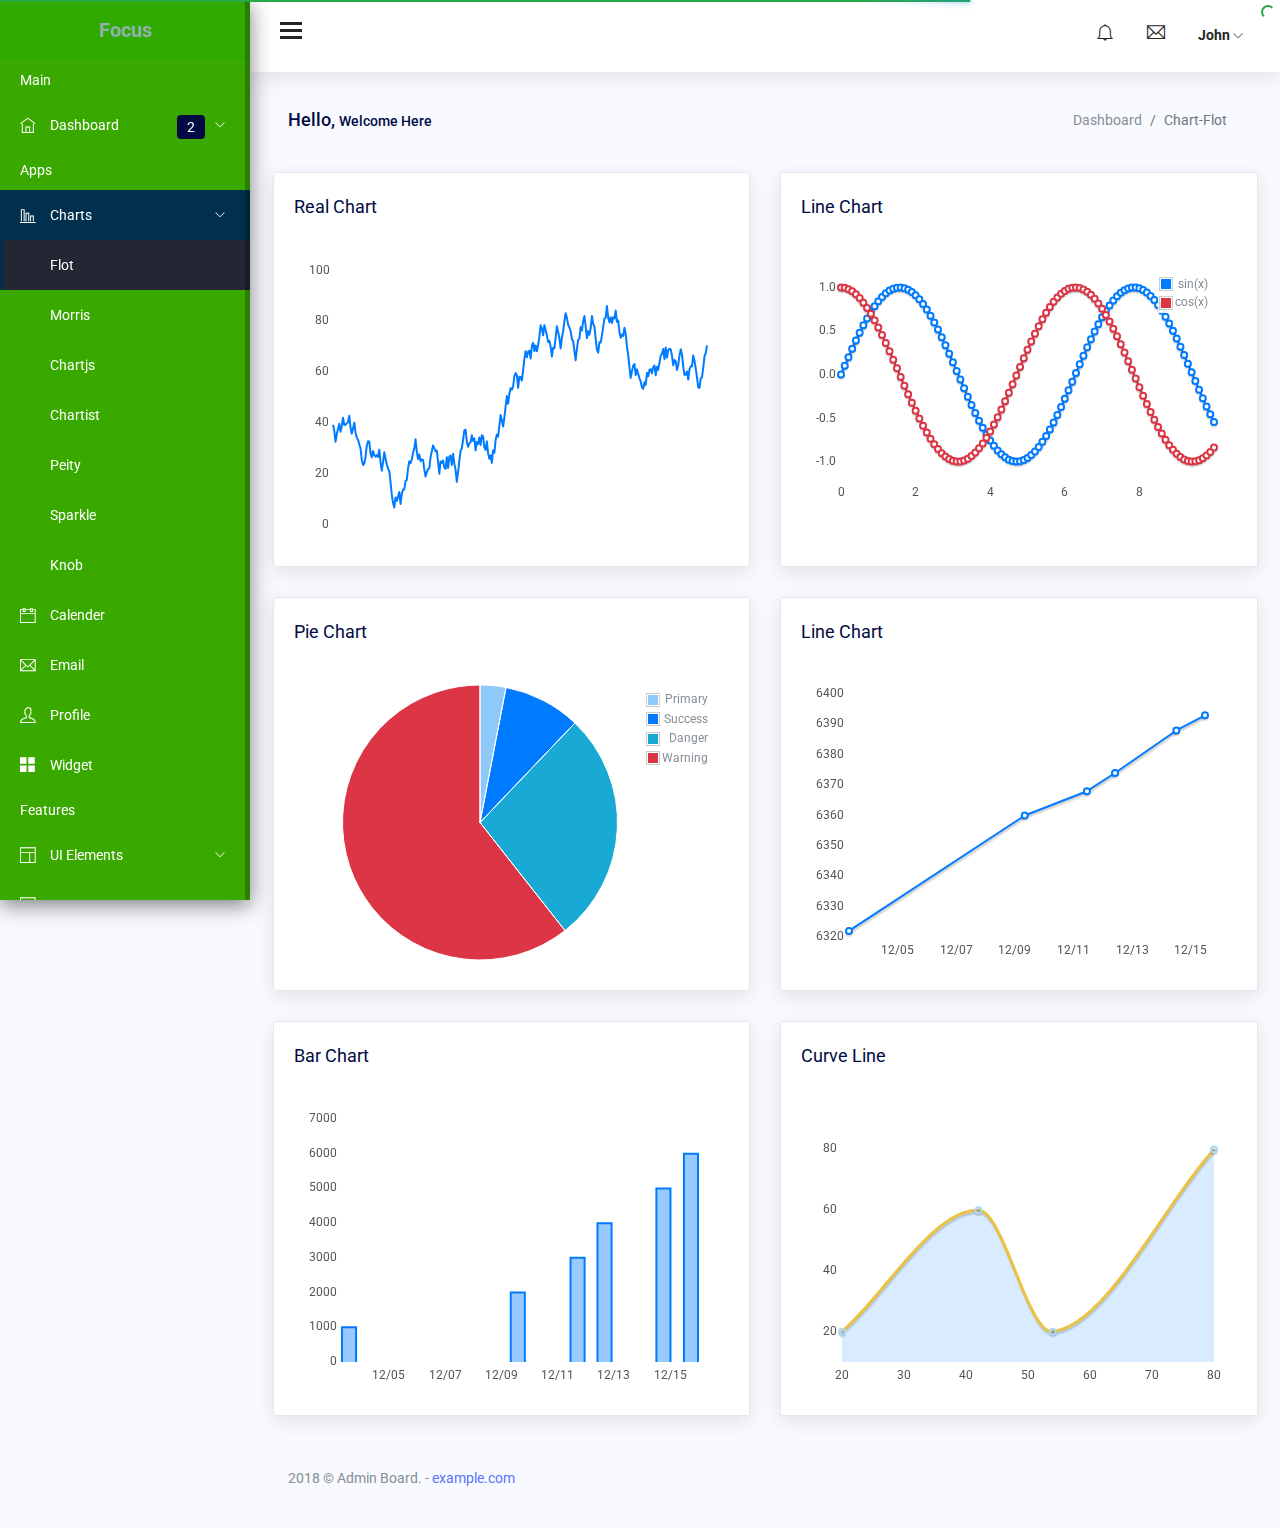
<file: Views/Dashboard/chart-flot.html>
<!DOCTYPE html>
<html lang="en">

<head>
  <meta charset="utf-8">
  <meta http-equiv="X-UA-Compatible" content="IE=edge">
  <meta name="viewport" content="width=device-width, initial-scale=1">

  <title>Focus Admin: Flot Chart</title>

  <!-- ================= Favicon ================== -->
  <!-- Standard -->
  <link rel="shortcut icon" href="http://placehold.it/64.png/000/fff">
  <!-- Retina iPad Touch Icon-->
  <link rel="apple-touch-icon" sizes="144x144" href="http://placehold.it/144.png/000/fff">
  <!-- Retina iPhone Touch Icon-->
  <link rel="apple-touch-icon" sizes="114x114" href="http://placehold.it/114.png/000/fff">
  <!-- Standard iPad Touch Icon-->
  <link rel="apple-touch-icon" sizes="72x72" href="http://placehold.it/72.png/000/fff">
  <!-- Standard iPhone Touch Icon-->
  <link rel="apple-touch-icon" sizes="57x57" href="http://placehold.it/57.png/000/fff">

  <!-- Styles -->
  <link href="css/lib/font-awesome.min.css" rel="stylesheet">
  <link href="css/lib/themify-icons.css" rel="stylesheet">
  <link href="css/lib/menubar/sidebar.css" rel="stylesheet">
  <link href="css/lib/bootstrap.min.css" rel="stylesheet">

  <link href="css/lib/helper.css" rel="stylesheet">
  <link href="css/style.css" rel="stylesheet">


</head>

<body>

  <div class="sidebar sidebar-hide-to-small sidebar-shrink sidebar-gestures">
    <div class="nano">
      <div class="nano-content">
        <div class="logo">
          <a href="index.html">
            <!-- <img src="images/logo.png" alt="" /> -->
            <span>Focus</span>
          </a>
        </div>
        <ul>
          <li class="label">Main</li>
          <li>
            <a class="sidebar-sub-toggle">
              <i class="ti-home"></i> Dashboard
              <span class="badge badge-primary">2</span>
              <span class="sidebar-collapse-icon ti-angle-down"></span>
            </a>
            <ul>
              <li>
                <a href="index.html">Dashboard 1</a>
              </li>
              <li>
                <a href="index.html">Dashboard 2</a>
              </li>



            </ul>
          </li>

          <li class="label">Apps</li>
          <li>
            <a class="sidebar-sub-toggle">
              <i class="ti-bar-chart-alt"></i> Charts
              <span class="sidebar-collapse-icon ti-angle-down"></span>
            </a>
            <ul>
              <li>
                <a href="chart-flot.html">Flot</a>
              </li>
              <li>
                <a href="chart-morris.html">Morris</a>
              </li>
              <li>
                <a href="chartjs.html">Chartjs</a>
              </li>
              <li>
                <a href="chartist.html">Chartist</a>
              </li>
              <li>
                <a href="chart-peity.html">Peity</a>
              </li>
              <li>
                <a href="chart-sparkline.html">Sparkle</a>
              </li>
              <li>
                <a href="chart-knob.html">Knob</a>
              </li>
            </ul>
          </li>
          <li>
            <a href="app-event-calender.html">
              <i class="ti-calendar"></i> Calender </a>
          </li>
          <li>
            <a href="app-email.html">
              <i class="ti-email"></i> Email</a>
          </li>
          <li>
            <a href="app-profile.html">
              <i class="ti-user"></i> Profile</a>
          </li>
          <li>
            <a href="app-widget-card.html">
              <i class="ti-layout-grid2-alt"></i> Widget</a>
          </li>
          <li class="label">Features</li>
          <li>
            <a class="sidebar-sub-toggle">
              <i class="ti-layout"></i> UI Elements
              <span class="sidebar-collapse-icon ti-angle-down"></span>
            </a>
            <ul>
              <li>
                <a href="ui-typography.html">Typography</a>
              </li>
              <li>
                <a href="ui-alerts.html">Alerts</a>
              </li>

              <li>
                <a href="ui-button.html">Button</a>
              </li>
              <li>
                <a href="ui-dropdown.html">Dropdown</a>
              </li>

              <li>
                <a href="ui-list-group.html">List Group</a>
              </li>

              <li>
                <a href="ui-progressbar.html">Progressbar</a>
              </li>
              <li>
                <a href="ui-tab.html">Tab</a>
              </li>

            </ul>
          </li>
          <li>
            <a class="sidebar-sub-toggle">
              <i class="ti-panel"></i> Components
              <span class="sidebar-collapse-icon ti-angle-down"></span>
            </a>
            <ul>
              <li>
                <a href="uc-calendar.html">Calendar</a>
              </li>
              <li>
                <a href="uc-carousel.html">Carousel</a>
              </li>
              <li>
                <a href="uc-weather.html">Weather</a>
              </li>
              <li>
                <a href="uc-datamap.html">Datamap</a>
              </li>
              <li>
                <a href="uc-todo-list.html">To do</a>
              </li>
              <li>
                <a href="uc-scrollable.html">Scrollable</a>
              </li>
              <li>
                <a href="uc-sweetalert.html">Sweet Alert</a>
              </li>
              <li>
                <a href="uc-toastr.html">Toastr</a>
              </li>
              <li>
                <a href="uc-range-slider-basic.html">Basic Range Slider</a>
              </li>
              <li>
                <a href="uc-range-slider-advance.html">Advance Range Slider</a>
              </li>
              <li>
                <a href="uc-nestable.html">Nestable</a>
              </li>

              <li>
                <a href="uc-rating-bar-rating.html">Bar Rating</a>
              </li>
              <li>
                <a href="uc-rating-jRate.html">jRate</a>
              </li>
            </ul>
          </li>
          <li>
            <a class="sidebar-sub-toggle">
              <i class="ti-layout-grid4-alt"></i> Table
              <span class="sidebar-collapse-icon ti-angle-down"></span>
            </a>
            <ul>
              <li>
                <a href="table-basic.html">Basic</a>
              </li>

              <li>
                <a href="table-export.html">Datatable Export</a>
              </li>
              <li>
                <a href="table-row-select.html">Datatable Row Select</a>
              </li>
              <li>
                <a href="table-jsgrid.html">Editable </a>
              </li>
            </ul>
          </li>
          <li>
            <a class="sidebar-sub-toggle">
              <i class="ti-heart"></i> Icons
              <span class="sidebar-collapse-icon ti-angle-down"></span>
            </a>
            <ul>
              <li>
                <a href="font-themify.html">Themify</a>
              </li>
            </ul>
          </li>
          <li>
            <a class="sidebar-sub-toggle">
              <i class="ti-map"></i> Maps
              <span class="sidebar-collapse-icon ti-angle-down"></span>
            </a>
            <ul>
              <li>
                <a href="gmaps.html">Basic</a>
              </li>
              <li>
                <a href="vector-map.html">Vector Map</a>
              </li>
            </ul>
          </li>
          <li class="label">Form</li>
          <li>
            <a href="form-basic.html">
              <i class="ti-view-list-alt"></i> Basic Form </a>
          </li>
          <li class="label">Extra</li>
          <li>
            <a class="sidebar-sub-toggle">
              <i class="ti-files"></i> Invoice
              <span class="sidebar-collapse-icon ti-angle-down"></span>
            </a>
            <ul>
              <li>
                <a href="invoice.html">Basic</a>
              </li>
              <li>
                <a href="invoice-editable.html">Editable</a>
              </li>
            </ul>
          </li>
          <li>
            <a class="sidebar-sub-toggle">
              <i class="ti-target"></i> Pages
              <span class="sidebar-collapse-icon ti-angle-down"></span>
            </a>
            <ul>
              <li>
                <a href="page-login.html">Login</a>
              </li>
              <li>
                <a href="page-register.html">Register</a>
              </li>
              <li>
                <a href="page-reset-password.html">Forgot password</a>
              </li>
            </ul>
          </li>
          <li>
            <a href="../documentation/index.html">
              <i class="ti-file"></i> Documentation</a>
          </li>
          <li>
            <a>
              <i class="ti-close"></i> Logout</a>
          </li>
        </ul>
      </div>
    </div>
  </div>
  <!-- /# sidebar -->


  <div class="header">
    <div class="container-fluid">
      <div class="row">
        <div class="col-lg-12">
          <div class="float-left">
            <div class="hamburger sidebar-toggle">
              <span class="line"></span>
              <span class="line"></span>
              <span class="line"></span>
            </div>
          </div>
          <div class="float-right">
            <div class="dropdown dib">
              <div class="header-icon" data-toggle="dropdown">
                <i class="ti-bell"></i>
                <div class="drop-down dropdown-menu dropdown-menu-right">
                  <div class="dropdown-content-heading">
                    <span class="text-left">Recent Notifications</span>
                  </div>
                  <div class="dropdown-content-body">
                    <ul>
                      <li>
                        <a href="#">
                          <img class="pull-left m-r-10 avatar-img" src="images/avatar/3.jpg" alt="" />
                          <div class="notification-content">
                            <small class="notification-timestamp pull-right">02:34 PM</small>
                            <div class="notification-heading">Mr. John</div>
                            <div class="notification-text">5 members joined today </div>
                          </div>
                        </a>
                      </li>
                      <li>
                        <a href="#">
                          <img class="pull-left m-r-10 avatar-img" src="images/avatar/3.jpg" alt="" />
                          <div class="notification-content">
                            <small class="notification-timestamp pull-right">02:34 PM</small>
                            <div class="notification-heading">Mariam</div>
                            <div class="notification-text">likes a photo of you</div>
                          </div>
                        </a>
                      </li>
                      <li>
                        <a href="#">
                          <img class="pull-left m-r-10 avatar-img" src="images/avatar/3.jpg" alt="" />
                          <div class="notification-content">
                            <small class="notification-timestamp pull-right">02:34 PM</small>
                            <div class="notification-heading">Tasnim</div>
                            <div class="notification-text">Hi Teddy, Just wanted to let you ...</div>
                          </div>
                        </a>
                      </li>
                      <li>
                        <a href="#">
                          <img class="pull-left m-r-10 avatar-img" src="images/avatar/3.jpg" alt="" />
                          <div class="notification-content">
                            <small class="notification-timestamp pull-right">02:34 PM</small>
                            <div class="notification-heading">Mr. John</div>
                            <div class="notification-text">Hi Teddy, Just wanted to let you ...</div>
                          </div>
                        </a>
                      </li>
                      <li class="text-center">
                        <a href="#" class="more-link">See All</a>
                      </li>
                    </ul>
                  </div>
                </div>
              </div>
            </div>
            <div class="dropdown dib">
              <div class="header-icon" data-toggle="dropdown">
                <i class="ti-email"></i>
                <div class="drop-down dropdown-menu dropdown-menu-right">
                  <div class="dropdown-content-heading">
                    <span class="text-left">2 New Messages</span>
                    <a href="email.html">
                      <i class="ti-pencil-alt pull-right"></i>
                    </a>
                  </div>
                  <div class="dropdown-content-body">
                    <ul>
                      <li class="notification-unread">
                        <a href="#">
                          <img class="pull-left m-r-10 avatar-img" src="images/avatar/1.jpg" alt="" />
                          <div class="notification-content">
                            <small class="notification-timestamp pull-right">02:34 PM</small>
                            <div class="notification-heading">Michael Qin</div>
                            <div class="notification-text">Hi Teddy, Just wanted to let you ...</div>
                          </div>
                        </a>
                      </li>
                      <li class="notification-unread">
                        <a href="#">
                          <img class="pull-left m-r-10 avatar-img" src="images/avatar/2.jpg" alt="" />
                          <div class="notification-content">
                            <small class="notification-timestamp pull-right">02:34 PM</small>
                            <div class="notification-heading">Mr. John</div>
                            <div class="notification-text">Hi Teddy, Just wanted to let you ...</div>
                          </div>
                        </a>
                      </li>
                      <li>
                        <a href="#">
                          <img class="pull-left m-r-10 avatar-img" src="images/avatar/3.jpg" alt="" />
                          <div class="notification-content">
                            <small class="notification-timestamp pull-right">02:34 PM</small>
                            <div class="notification-heading">Michael Qin</div>
                            <div class="notification-text">Hi Teddy, Just wanted to let you ...</div>
                          </div>
                        </a>
                      </li>
                      <li>
                        <a href="#">
                          <img class="pull-left m-r-10 avatar-img" src="images/avatar/2.jpg" alt="" />
                          <div class="notification-content">
                            <small class="notification-timestamp pull-right">02:34 PM</small>
                            <div class="notification-heading">Mr. John</div>
                            <div class="notification-text">Hi Teddy, Just wanted to let you ...</div>
                          </div>
                        </a>
                      </li>
                      <li class="text-center">
                        <a href="#" class="more-link">See All</a>
                      </li>
                    </ul>
                  </div>
                </div>
              </div>
            </div>
            <div class="dropdown dib">
              <div class="header-icon" data-toggle="dropdown">
                <span class="user-avatar">John
                  <i class="ti-angle-down f-s-10"></i>
                </span>
                <div class="drop-down dropdown-profile dropdown-menu dropdown-menu-right">
                  <div class="dropdown-content-heading">
                    <span class="text-left">Upgrade Now</span>
                    <p class="trial-day">30 Days Trail</p>
                  </div>
                  <div class="dropdown-content-body">
                    <ul>
                      <li>
                        <a href="#">
                          <i class="ti-user"></i>
                          <span>Profile</span>
                        </a>
                      </li>

                      <li>
                        <a href="#">
                          <i class="ti-email"></i>
                          <span>Inbox</span>
                        </a>
                      </li>
                      <li>
                        <a href="#">
                          <i class="ti-settings"></i>
                          <span>Setting</span>
                        </a>
                      </li>

                      <li>
                        <a href="#">
                          <i class="ti-lock"></i>
                          <span>Lock Screen</span>
                        </a>
                      </li>
                      <li>
                        <a href="#">
                          <i class="ti-power-off"></i>
                          <span>Logout</span>
                        </a>
                      </li>
                    </ul>
                  </div>
                </div>
              </div>
            </div>
          </div>
        </div>
      </div>
    </div>
  </div>


  <div class="content-wrap">
    <div class="main">
      <div class="container-fluid">
        <div class="row">
          <div class="col-lg-8 p-r-0 title-margin-right">
            <div class="page-header">
              <div class="page-title">
                <h1>Hello,
                  <span>Welcome Here</span>
                </h1>
              </div>
            </div>
          </div>
          <!-- /# column -->
          <div class="col-lg-4 p-l-0 title-margin-left">
            <div class="page-header">
              <div class="page-title">
                <ol class="breadcrumb">
                  <li class="breadcrumb-item">
                    <a href="#">Dashboard</a>
                  </li>
                  <li class="breadcrumb-item active">Chart-Flot</li>
                </ol>
              </div>
            </div>
          </div>
          <!-- /# column -->
        </div>
        <!-- /# row -->
        <section id="main-content">
          <div class="row">
            <div class="col-lg-6">
              <div class="card">
                <div class="card-title">
                  <h4>Real Chart</h4>
                </div>
                <div class="flot-container">
                  <div id="cpu-load" class="cpu-load"></div>
                </div>
              </div>
              <!-- /# card -->
            </div>
            <!-- /# column -->

            <div class="col-lg-6">
              <div class="card">
                <div class="card-title">
                  <h4>Line Chart</h4>
                </div>
                <div class="flot-container">
                  <div id="flot-line" class="flot-line"></div>
                </div>
              </div>
              <!-- /# card -->
            </div>
            <!-- /# column -->
          </div>
          <!-- /# row -->
          <div class="row">
            <div class="col-lg-6">
              <div class="card">
                <div class="card-title">
                  <h4>Pie Chart</h4>
                </div>
                <div class="flot-container">
                  <div id="flot-pie" class="flot-pie-container"></div>
                </div>
              </div>
              <!-- /# card -->
            </div>
            <!-- /# column -->

            <div class="col-lg-6">
              <div class="card">
                <div class="card-title">
                  <h4>Line Chart</h4>
                </div>
                <div class="flot-container">
                  <div id="chart1"></div>
                </div>
              </div>
              <!-- /# card -->
            </div>
            <!-- /# column -->
          </div>
          <!-- /# row -->
          <div class="row">
            <div class="col-lg-6">
              <div class="card">
                <div class="card-title">
                  <h4>Bar Chart</h4>
                </div>
                <div class="flot-container">
                  <div id="flotBar"></div>
                </div>
              </div>
              <!-- /# card -->
            </div>
            <!-- /# column -->

            <div class="col-lg-6">
              <div class="card">
                <div class="card-title">
                  <h4>Curve Line</h4>
                </div>
                <div class="flot-container">
                  <div id="flotCurve"></div>
                </div>
              </div>
              <!-- /# card -->
            </div>
            <!-- /# column -->
          </div>
          <!-- /# row -->

          <div class="row">
            <div class="col-lg-12">
              <div class="footer">
                <p>2018 © Admin Board. -
                  <a href="#">example.com</a>
                </p>
              </div>
            </div>
          </div>
        </section>
      </div>
    </div>
  </div>




  <div id="search">
    <button type="button" class="close">×</button>
    <form>
      <input type="search" value="" placeholder="type keyword(s) here" />
      <button type="submit" class="btn btn-primary">Search</button>
    </form>
  </div>
  <!-- jquery vendor -->
  <script src="js/lib/jquery.min.js"></script>
  <script src="js/lib/jquery.nanoscroller.min.js"></script>
  <script src="js/lib/menubar/sidebar.js"></script>
  <script src="js/lib/preloader/pace.min.js"></script>
  <script src="js/scripts.js"></script>


  <!--  flot-chart js -->
  <script src="js/lib/flot-chart/excanvas.min.js"></script>
  <script src="js/lib/flot-chart/jquery.flot.js"></script>
  <script src="js/lib/flot-chart/jquery.flot.pie.js"></script>
  <script src="js/lib/flot-chart/jquery.flot.time.js"></script>
  <script src="js/lib/flot-chart/jquery.flot.stack.js"></script>
  <script src="js/lib/flot-chart/jquery.flot.resize.js"></script>
  <script src="js/lib/flot-chart/jquery.flot.crosshair.js"></script>
  <script src="js/lib/flot-chart/curvedLines.js"></script>
  <script src="js/lib/flot-chart/flot-tooltip/jquery.flot.tooltip.min.js"></script>
  <script src="js/lib/flot-chart/flot-chart-init.js"></script>


</body>

</html>
</file>
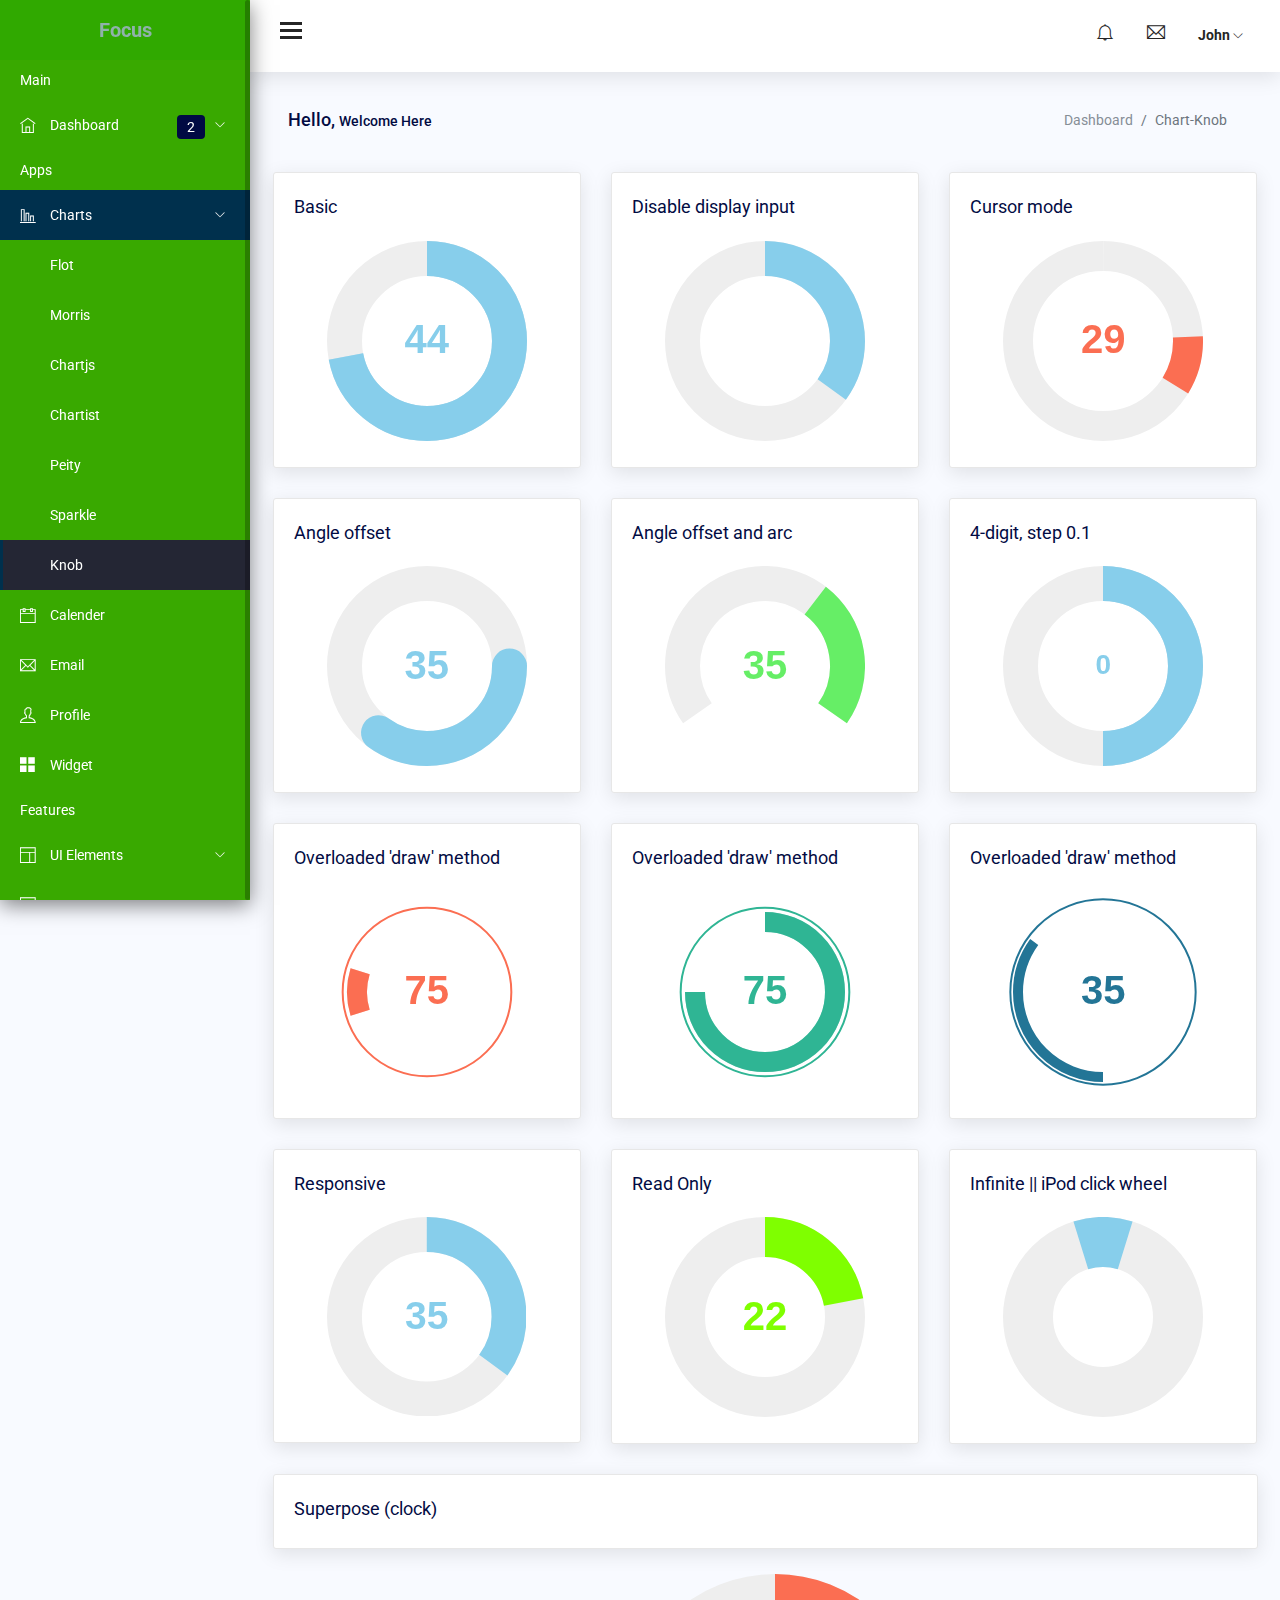
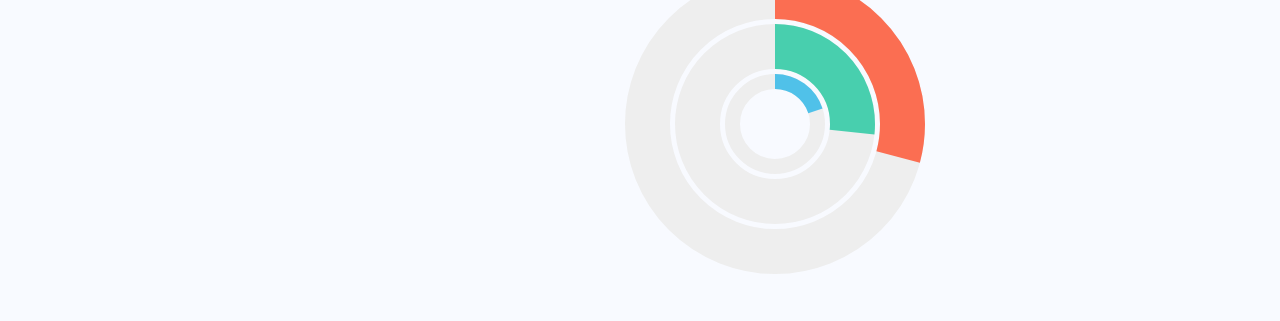
<file: Views/Dashboard/chart-knob.html>
<!DOCTYPE html>
<html lang="en">

  <head>
    <meta charset="utf-8">
    <meta http-equiv="X-UA-Compatible" content="IE=edge">
    <meta name="viewport" content="width=device-width, initial-scale=1">

    <title>Focus Admin: Knob</title>

    <!-- ================= Favicon ================== -->
    <!-- Standard -->
    <link rel="shortcut icon" href="http://placehold.it/64.png/000/fff">
    <!-- Retina iPad Touch Icon-->
    <link rel="apple-touch-icon" sizes="144x144" href="http://placehold.it/144.png/000/fff">
    <!-- Retina iPhone Touch Icon-->
    <link rel="apple-touch-icon" sizes="114x114" href="http://placehold.it/114.png/000/fff">
    <!-- Standard iPad Touch Icon-->
    <link rel="apple-touch-icon" sizes="72x72" href="http://placehold.it/72.png/000/fff">
    <!-- Standard iPhone Touch Icon-->
    <link rel="apple-touch-icon" sizes="57x57" href="http://placehold.it/57.png/000/fff">

    <!-- Styles -->
    <link href="css/lib/font-awesome.min.css" rel="stylesheet">
    <link href="css/lib/themify-icons.css" rel="stylesheet">
    <link href="css/lib/menubar/sidebar.css" rel="stylesheet">
    <link href="css/lib/bootstrap.min.css" rel="stylesheet">
    
    <link href="css/lib/helper.css" rel="stylesheet">
    <link href="css/style.css" rel="stylesheet">


  </head>

  <body>

    <div class="sidebar sidebar-hide-to-small sidebar-shrink sidebar-gestures">
      <div class="nano">
        <div class="nano-content">
          <div class="logo"><a href="index.html"><!-- <img src="images/logo.png" alt="" /> --><span>Focus</span></a></div>
          <ul>
            <li class="label">Main</li>
            <li><a class="sidebar-sub-toggle"><i class="ti-home"></i> Dashboard <span class="badge badge-primary">2</span> <span class="sidebar-collapse-icon ti-angle-down"></span></a>
              <ul>
                <li><a href="index.html">Dashboard 1</a></li>
                <li><a href="index.html">Dashboard 2</a></li>
                
                
                
              </ul>
            </li>

            <li class="label">Apps</li>
            <li><a class="sidebar-sub-toggle"><i class="ti-bar-chart-alt"></i>  Charts  <span class="sidebar-collapse-icon ti-angle-down"></span></a>
              <ul>
                <li><a href="chart-flot.html">Flot</a></li>
                <li><a href="chart-morris.html">Morris</a></li>
                <li><a href="chartjs.html">Chartjs</a></li>
                <li><a href="chartist.html">Chartist</a></li>
                <li><a href="chart-peity.html">Peity</a></li>
                <li><a href="chart-sparkline.html">Sparkle</a></li>
                <li><a href="chart-knob.html">Knob</a></li>
              </ul>
            </li>
            <li><a href="app-event-calender.html"><i class="ti-calendar"></i> Calender </a></li>
            <li><a href="app-email.html"><i class="ti-email"></i> Email</a></li>
            <li><a href="app-profile.html"><i class="ti-user"></i> Profile</a></li>
            <li><a href="app-widget-card.html"><i class="ti-layout-grid2-alt"></i> Widget</a></li>
            <li class="label">Features</li>
            <li><a class="sidebar-sub-toggle"><i class="ti-layout"></i> UI Elements <span class="sidebar-collapse-icon ti-angle-down"></span></a>
              <ul>
                <li><a href="ui-typography.html">Typography</a></li>
                <li><a href="ui-alerts.html">Alerts</a></li>

                <li><a href="ui-button.html">Button</a></li>
                <li><a href="ui-dropdown.html">Dropdown</a></li>

                <li><a href="ui-list-group.html">List Group</a></li>

                <li><a href="ui-progressbar.html">Progressbar</a></li>
                <li><a href="ui-tab.html">Tab</a></li>

              </ul>
            </li>
            <li><a class="sidebar-sub-toggle"><i class="ti-panel"></i> Components <span class="sidebar-collapse-icon ti-angle-down"></span></a>
              <ul>
                <li><a href="uc-calendar.html">Calendar</a></li>
                <li><a href="uc-carousel.html">Carousel</a></li>
                <li><a href="uc-weather.html">Weather</a></li>
                <li><a href="uc-datamap.html">Datamap</a></li>
                <li><a href="uc-todo-list.html">To do</a></li>
                <li><a href="uc-scrollable.html">Scrollable</a></li>
                <li><a href="uc-sweetalert.html">Sweet Alert</a></li>
                <li><a href="uc-toastr.html">Toastr</a></li>
                <li><a href="uc-range-slider-basic.html">Basic Range Slider</a></li>
                <li><a href="uc-range-slider-advance.html">Advance Range Slider</a></li>
                <li><a href="uc-nestable.html">Nestable</a></li>

                <li><a href="uc-rating-bar-rating.html">Bar Rating</a></li>
                <li><a href="uc-rating-jRate.html">jRate</a></li>
              </ul>
            </li>
            <li><a class="sidebar-sub-toggle"><i class="ti-layout-grid4-alt"></i> Table <span class="sidebar-collapse-icon ti-angle-down"></span></a>
              <ul>
                <li><a href="table-basic.html">Basic</a></li>

                <li><a href="table-export.html">Datatable Export</a></li>
                <li><a href="table-row-select.html">Datatable Row Select</a></li>
                <li><a href="table-jsgrid.html">Editable </a></li>
              </ul>
            </li>
            <li><a class="sidebar-sub-toggle"><i class="ti-heart"></i> Icons <span class="sidebar-collapse-icon ti-angle-down"></span></a>
              <ul>
                <li><a href="font-themify.html">Themify</a></li>
              </ul>
            </li>
            <li><a class="sidebar-sub-toggle"><i class="ti-map"></i> Maps <span class="sidebar-collapse-icon ti-angle-down"></span></a>
              <ul>
                <li><a href="gmaps.html">Basic</a></li>
                <li><a href="vector-map.html">Vector Map</a></li>
              </ul>
            </li>
            <li class="label">Form</li>
            <li><a href="form-basic.html"><i class="ti-view-list-alt"></i> Basic Form </a></li>
            <li class="label">Extra</li>
            <li><a class="sidebar-sub-toggle"><i class="ti-files"></i> Invoice <span class="sidebar-collapse-icon ti-angle-down"></span></a>
              <ul>
                <li><a href="invoice.html">Basic</a></li>
                <li><a href="invoice-editable.html">Editable</a></li>
              </ul>
            </li>
            <li><a class="sidebar-sub-toggle"><i class="ti-target"></i> Pages <span class="sidebar-collapse-icon ti-angle-down"></span></a>
              <ul>
                <li><a href="page-login.html">Login</a></li>
                <li><a href="page-register.html">Register</a></li>
                <li><a href="page-reset-password.html">Forgot password</a></li>
              </ul>
            </li>
            <li><a href="../documentation/index.html"><i class="ti-file"></i> Documentation</a></li>
            <li><a><i class="ti-close"></i> Logout</a></li>
          </ul>
        </div>
      </div>
    </div>
    <!-- /# sidebar -->


    <div class="header">
        <div class="container-fluid">
            <div class="row">
                <div class="col-lg-12">
                    <div class="float-left">
                        <div class="hamburger sidebar-toggle">
                            <span class="line"></span>
                            <span class="line"></span>
                            <span class="line"></span>
                        </div>
                    </div>
                    <div class="float-right">
                        <div class="dropdown dib">
                            <div class="header-icon" data-toggle="dropdown">
                                <i class="ti-bell"></i>
                                <div class="drop-down dropdown-menu dropdown-menu-right">
                                    <div class="dropdown-content-heading">
                                        <span class="text-left">Recent Notifications</span>
                                    </div>
                                    <div class="dropdown-content-body">
                                        <ul>
                                            <li>
                                                <a href="#">
                                                    <img class="pull-left m-r-10 avatar-img" src="images/avatar/3.jpg" alt="" />
                                                    <div class="notification-content">
                                                        <small class="notification-timestamp pull-right">02:34 PM</small>
                                                        <div class="notification-heading">Mr. John</div>
                                                        <div class="notification-text">5 members joined today </div>
                                                    </div>
                                                </a>
                                            </li>
                                            <li>
                                                <a href="#">
                                                    <img class="pull-left m-r-10 avatar-img" src="images/avatar/3.jpg" alt="" />
                                                    <div class="notification-content">
                                                        <small class="notification-timestamp pull-right">02:34 PM</small>
                                                        <div class="notification-heading">Mariam</div>
                                                        <div class="notification-text">likes a photo of you</div>
                                                    </div>
                                                </a>
                                            </li>
                                            <li>
                                                <a href="#">
                                                    <img class="pull-left m-r-10 avatar-img" src="images/avatar/3.jpg" alt="" />
                                                    <div class="notification-content">
                                                        <small class="notification-timestamp pull-right">02:34 PM</small>
                                                        <div class="notification-heading">Tasnim</div>
                                                        <div class="notification-text">Hi Teddy, Just wanted to let you ...</div>
                                                    </div>
                                                </a>
                                            </li>
                                            <li>
                                                <a href="#">
                                                    <img class="pull-left m-r-10 avatar-img" src="images/avatar/3.jpg" alt="" />
                                                    <div class="notification-content">
                                                        <small class="notification-timestamp pull-right">02:34 PM</small>
                                                        <div class="notification-heading">Mr. John</div>
                                                        <div class="notification-text">Hi Teddy, Just wanted to let you ...</div>
                                                    </div>
                                                </a>
                                            </li>
                                            <li class="text-center">
                                                <a href="#" class="more-link">See All</a>
                                            </li>
                                        </ul>
                                    </div>
                                </div>
                            </div>
                        </div>
                        <div class="dropdown dib">
                            <div class="header-icon" data-toggle="dropdown">
                                <i class="ti-email"></i>
                                <div class="drop-down dropdown-menu dropdown-menu-right">
                                    <div class="dropdown-content-heading">
                                        <span class="text-left">2 New Messages</span>
                                        <a href="email.html">
                                            <i class="ti-pencil-alt pull-right"></i>
                                        </a>
                                    </div>
                                    <div class="dropdown-content-body">
                                        <ul>
                                            <li class="notification-unread">
                                                <a href="#">
                                                    <img class="pull-left m-r-10 avatar-img" src="images/avatar/1.jpg" alt="" />
                                                    <div class="notification-content">
                                                        <small class="notification-timestamp pull-right">02:34 PM</small>
                                                        <div class="notification-heading">Michael Qin</div>
                                                        <div class="notification-text">Hi Teddy, Just wanted to let you ...</div>
                                                    </div>
                                                </a>
                                            </li>
                                            <li class="notification-unread">
                                                <a href="#">
                                                    <img class="pull-left m-r-10 avatar-img" src="images/avatar/2.jpg" alt="" />
                                                    <div class="notification-content">
                                                        <small class="notification-timestamp pull-right">02:34 PM</small>
                                                        <div class="notification-heading">Mr. John</div>
                                                        <div class="notification-text">Hi Teddy, Just wanted to let you ...</div>
                                                    </div>
                                                </a>
                                            </li>
                                            <li>
                                                <a href="#">
                                                    <img class="pull-left m-r-10 avatar-img" src="images/avatar/3.jpg" alt="" />
                                                    <div class="notification-content">
                                                        <small class="notification-timestamp pull-right">02:34 PM</small>
                                                        <div class="notification-heading">Michael Qin</div>
                                                        <div class="notification-text">Hi Teddy, Just wanted to let you ...</div>
                                                    </div>
                                                </a>
                                            </li>
                                            <li>
                                                <a href="#">
                                                    <img class="pull-left m-r-10 avatar-img" src="images/avatar/2.jpg" alt="" />
                                                    <div class="notification-content">
                                                        <small class="notification-timestamp pull-right">02:34 PM</small>
                                                        <div class="notification-heading">Mr. John</div>
                                                        <div class="notification-text">Hi Teddy, Just wanted to let you ...</div>
                                                    </div>
                                                </a>
                                            </li>
                                            <li class="text-center">
                                                <a href="#" class="more-link">See All</a>
                                            </li>
                                        </ul>
                                    </div>
                                </div>
                            </div>
                        </div>
                        <div class="dropdown dib">
                            <div class="header-icon" data-toggle="dropdown">
                                <span class="user-avatar">John
                                    <i class="ti-angle-down f-s-10"></i>
                                </span>
                                <div class="drop-down dropdown-profile dropdown-menu dropdown-menu-right">
                                    <div class="dropdown-content-heading">
                                        <span class="text-left">Upgrade Now</span>
                                        <p class="trial-day">30 Days Trail</p>
                                    </div>
                                    <div class="dropdown-content-body">
                                        <ul>
                                            <li>
                                                <a href="#">
                                                    <i class="ti-user"></i>
                                                    <span>Profile</span>
                                                </a>
                                            </li>

                                            <li>
                                                <a href="#">
                                                    <i class="ti-email"></i>
                                                    <span>Inbox</span>
                                                </a>
                                            </li>
                                            <li>
                                                <a href="#">
                                                    <i class="ti-settings"></i>
                                                    <span>Setting</span>
                                                </a>
                                            </li>

                                            <li>
                                                <a href="#">
                                                    <i class="ti-lock"></i>
                                                    <span>Lock Screen</span>
                                                </a>
                                            </li>
                                            <li>
                                                <a href="#">
                                                    <i class="ti-power-off"></i>
                                                    <span>Logout</span>
                                                </a>
                                            </li>
                                        </ul>
                                    </div>
                                </div>
                            </div>
                        </div>
                    </div>
                </div>
            </div>
        </div>
    </div>



    <div class="content-wrap">
      <div class="main">
        <div class="container-fluid">
          <div class="row">
            <div class="col-lg-8 p-r-0 title-margin-right">
              <div class="page-header">
                <div class="page-title">
                  <h1>Hello, <span>Welcome Here</span></h1>
                </div>
              </div>
            </div>
            <!-- /# column -->
            <div class="col-lg-4 p-l-0 title-margin-left">
              <div class="page-header">
                <div class="page-title">
                  <ol class="breadcrumb">
                    <li class="breadcrumb-item"><a href="#">Dashboard</a></li>
                    <li class="breadcrumb-item active">Chart-Knob</li>
                  </ol>
                </div>
              </div>
            </div>
            <!-- /# column -->
          </div>
          <!-- /# row -->
          <section id="main-content">
            <div class="row">
              <div class="col-lg-4">
                <div class="card nestable-cart">
                  <div class="card-title">
                    <h4>Basic</h4>
                    <div class="card-title-right-icon">
                      <ul>

                      </ul>
                    </div>
                  </div>
                  <div class="card-body m-t-15 text-center text-center">
                    <input class="knob" data-width="200" data-min="-100" data-displayPrevious=true value="44">
                  </div>
                </div>
                <!-- /# card -->
              </div>
              <!-- /# column -->

              <div class="col-lg-4">
                <div class="card nestable-cart">
                  <div class="card-title">
                    <h4>Disable display input</h4>
                    <div class="card-title-right-icon">
                      <ul>

                      </ul>
                    </div>
                  </div>
                  <div class="card-body m-t-15 text-center text-center">
                    <input class="knob" data-width="200" data-displayInput=false value="35"> </div>
                </div>
                <!-- /# card -->
              </div>
              <!-- /# column -->

              <div class="col-lg-4">
                <div class="card nestable-cart">
                  <div class="card-title">
                    <h4>Cursor mode</h4>
                    <div class="card-title-right-icon">
                      <ul>

                      </ul>
                    </div>
                  </div>
                  <div class="card-body m-t-15 text-center text-center">
                    <input class="knob" data-width="200" data-cursor=true data-bgColor="#EEEEEE" data-fgColor="#FB6E52" data-thickness=.3 value="29"> </div>
                  <!-- /# card -->
                </div>
                <!-- /# column -->
              </div>
            </div>
            <div class="row">
              <div class="col-lg-4">
                <div class="card nestable-cart">
                  <div class="card-title">
                    <h4>Angle offset</h4>
                    <div class="card-title-right-icon">
                      <ul>

                      </ul>
                    </div>
                  </div>
                  <div class="card-body m-t-15 text-center text-center">
                    <input class="knob" data-angleOffset=90 data-linecap=round value="35"> </div>
                </div>
                <!-- /# card -->
              </div>
              <!-- /# column -->

              <div class="col-lg-4">
                <div class="card nestable-cart">
                  <div class="card-title">
                    <h4>Angle offset and arc</h4>
                    <div class="card-title-right-icon">
                      <ul>

                      </ul>
                    </div>
                  </div>
                  <div class="card-body m-t-15 text-center text-center">
                    <input class="knob" data-angleOffset=-125 data-angleArc=250 data-fgColor="#66EE66" data-rotation="anticlockwise" value="35"> </div>
                </div>
                <!-- /# card -->
              </div>
              <!-- /# column -->

              <div class="col-lg-4">
                <div class="card nestable-cart">
                  <div class="card-title">
                    <h4>4-digit, step 0.1</h4>
                    <div class="card-title-right-icon">
                      <ul>

                      </ul>
                    </div>
                  </div>
                  <div class="card-body m-t-15 text-center text-center">
                    <input class="knob" data-min="-10000" data-displayPrevious=true data-max="10000" data-step=".1" value="0"> </div>
                  <!-- /# column -->
                </div>
              </div>
            </div>
            <div class="row">
              <div class="col-lg-4">
                <div class="card nestable-cart">
                  <div class="card-title">
                    <h4>Overloaded 'draw' method</h4>
                    <div class="card-title-right-icon">
                      <ul>

                      </ul>
                    </div>
                  </div>
                  <div class="card-body m-t-15 text-center text-center">
                    <input class="knob" data-width="200" data-displayPrevious=true data-bgColor="#EEEEEE" data-fgColor="#FB6E52" data-skin="tron" data-cursor=true value="75" data-thickness=".2">
                  </div>
                </div>
                <!-- /# card -->
              </div>
              <!-- /# column -->

              <div class="col-lg-4">
                <div class="card nestable-cart">
                  <div class="card-title">
                    <h4>Overloaded 'draw' method</h4>
                    <div class="card-title-right-icon">
                      <ul>

                      </ul>
                    </div>
                  </div>
                  <div class="card-body m-t-15 text-center text-center">
                    <input class="knob" data-width="200" data-displayPrevious=true data-bgColor="#2FB594" data-fgColor="#2FB594" data-skin="tron" data-thickness=".2" value="75">
                  </div>
                  <!-- /# card -->
                </div>
                <!-- /# column -->
              </div>

              <div class="col-lg-4">
                <div class="card nestable-cart">
                  <div class="card-title">
                    <h4>Overloaded 'draw' method</h4>
                    <div class="card-title-right-icon">
                      <ul>

                      </ul>
                    </div>
                  </div>
                  <div class="card-body m-t-15 text-center text-center">
                    <input class="knob" data-width="200" data-angleOffset="180" data-bgColor="#237596" data-fgColor="#237596" data-skin="tron" data-thickness=".1" value="35"> </div>
                  <!-- /# column -->
                </div>
              </div>
            </div>
            <div class="row">
              <div class="col-lg-4">
                <div class="card nestable-cart">
                  <div class="card-title">
                    <h4>Responsive</h4>
                    <div class="card-title-right-icon">
                      <ul>

                      </ul>
                    </div>
                  </div>
                  <div class="card-body m-t-15 text-center text-center">
                    <input class="knob" data-width="75%" value="35">
                  </div>
                </div>
                <!-- /# card -->
              </div>
              <!-- /# column -->

              <div class="col-lg-4">
                <div class="card nestable-cart">
                  <div class="card-title">
                    <h4>Read Only</h4>
                    <div class="card-title-right-icon">
                      <ul>

                      </ul>
                    </div>
                  </div>
                  <div class="card-body m-t-15 text-center text-center">
                    <input class="knob" data-fgColor="chartreuse" data-thickness=".4" readonly value="22">
                  </div>
                  <!-- /# card -->
                </div>
                <!-- /# column -->
              </div>

              <div class="col-lg-4">
                <div class="card nestable-cart">
                  <div class="card-title">
                    <h4>Infinite || iPod click wheel</h4>
                    <div class="card-title-right-icon">
                      <ul>

                      </ul>
                    </div>
                  </div>
                  <div class="card-body m-t-15 text-center text-center">
                    <input class="infinite" value="0" data-width="200" data-thickness=".5" data-fgColor="#87CEEB" data-bgColor="#EEEEEE" data-displayInput="false" data-cursor=true>
                  </div>
                </div>
              </div>
            </div>
            <!-- /# row -->
            <div class="row">
              <div class="col-lg-12">
                <div class="card nestable-cart">
                  <div class="card-title">
                    <h4>Superpose (clock)</h4>
                    <div class="card-title-right-icon">
                      <ul>

                      </ul>
                    </div>
                  </div>
                  <divclear:both; "></div>
								<div class="card-body m-t-15 text-center text-center ">
									<div class="superpose ">
										<div class="superclock ">
											<div class="superclock1 ">
												<input class="knob hour " data-min="0 " data-max="24 " data-bgColor="#EEEEEE " data-fgColor="#FB6E52 " data-displayInput=false data-width="300 " data-height="300 " data-thickness=".3 ">
											</div>
											<div class="superclock2 ">
												<input class="knob minute " data-min="0 " data-max="60 " data-bgColor="#EEEEEE " data-fgColor="#48CFAE " data-displayInput=false data-width="200 " data-height="200 " data-thickness=".45 ">
											</div>
											<div class="superclock3 ">
												<input class="knob second " data-min="0 " data-max="60 " data-bgColor="#EEEEEE " data-fgColor="#50C1E9 " data-displayInput=false data-width="100 " data-height="100 " data-thickness=".3 ">
											</div>
										</div>
									</div>
								</div>
							</div>
							<!-- /# card -->
						</div>
						<!-- /# column -->
					</div>
					<!-- /# main content -->
				</section>
    		</div>
    	</div>
    </div>



    
    <!-- jquery vendor -->
    <script src="js/lib/jquery.min.js "></script> <script src="js/lib/jquery.nanoscroller.min.js "></script>
    <!-- nano scroller -->
    <script src="js/lib/menubar/sidebar.js "></script>
    <script src="js/lib/preloader/pace.min.js "></script>
    <!-- sidebar -->
    <script src="js/lib/bootstrap.min.js "></script>
    <!-- bootstrap -->


    <!--ION Range Slider JS-->
    <script src="js/lib/knob/jquery.knob.min.js "></script>
    <script src="js/lib/knob/knob.init.js "></script>
    <!-- scripit init-->
    <script src="js/scripts.js "></script>

    <script>
    </script>
</body>

</html>
</file>
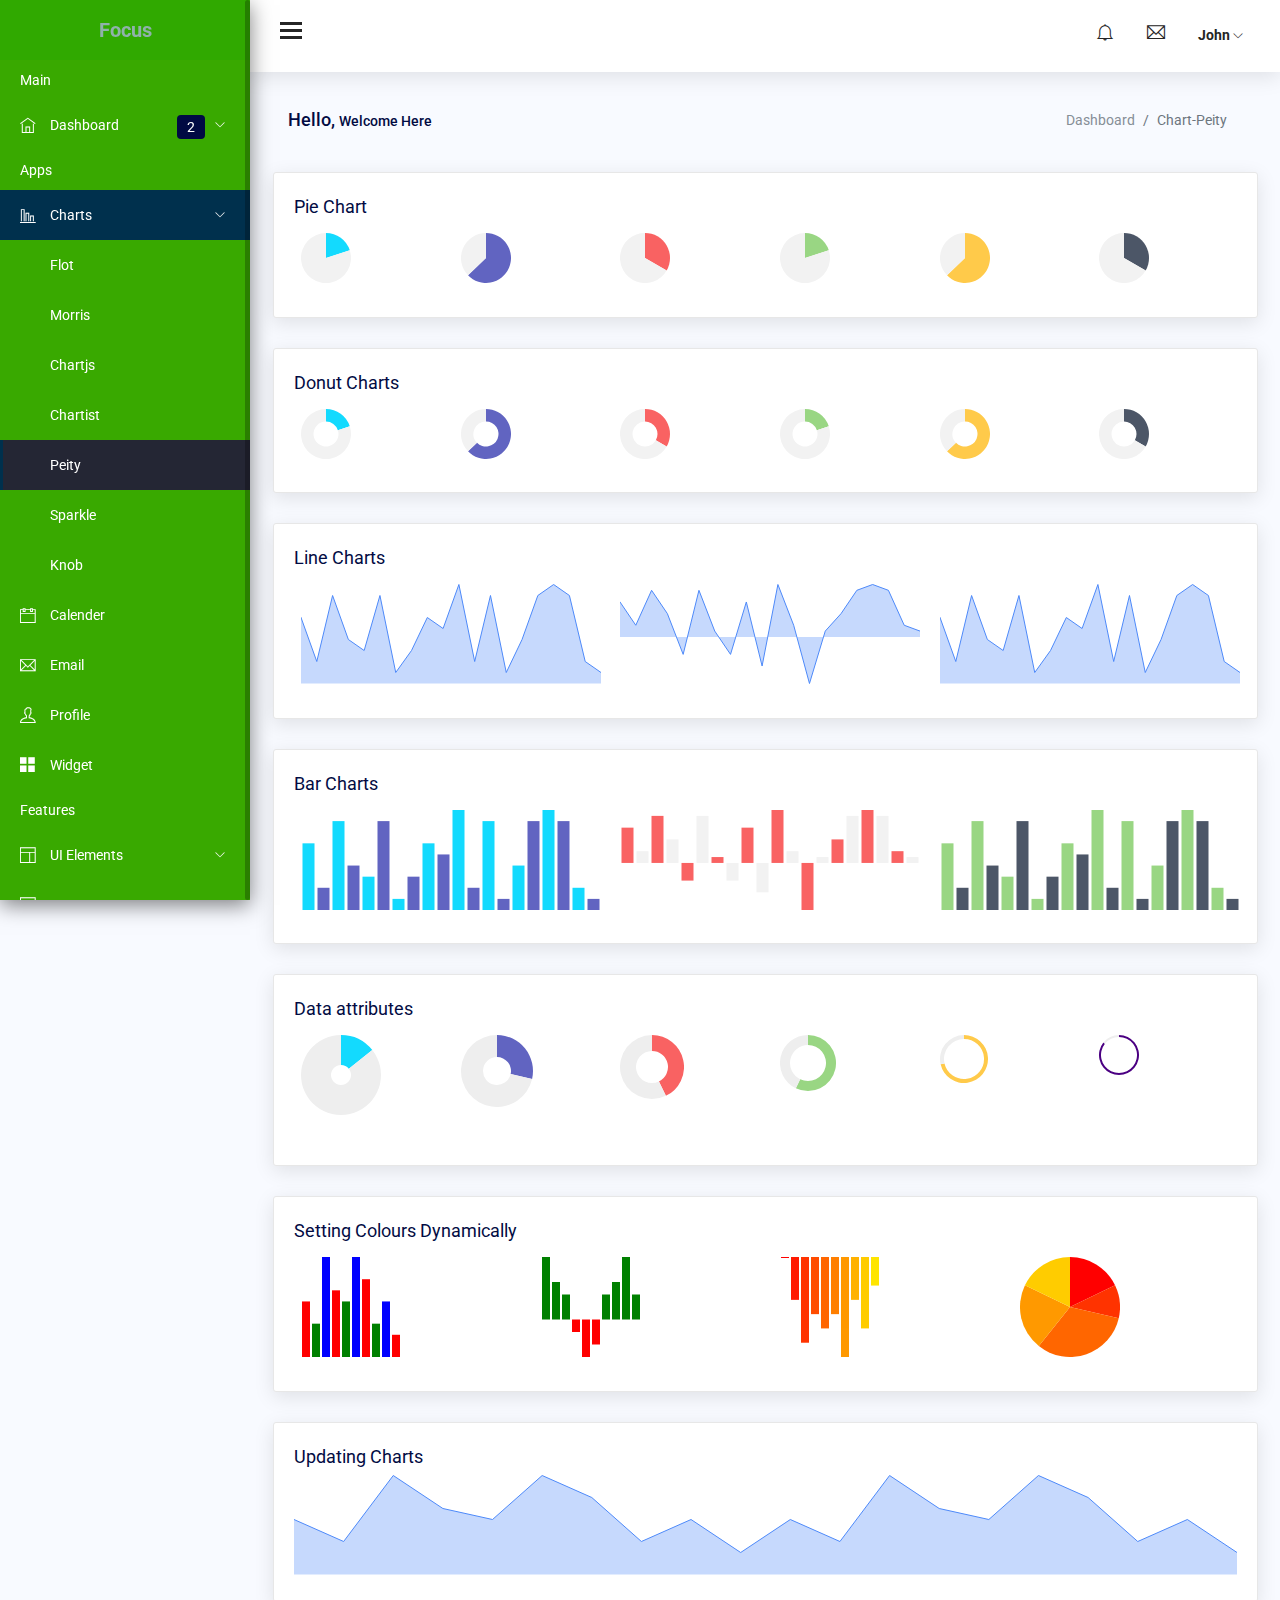
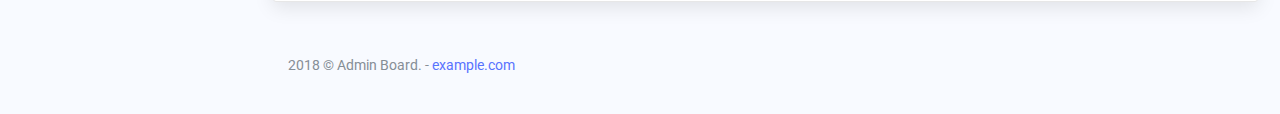
<file: Views/Dashboard/chart-peity.html>
<!DOCTYPE html>
<html lang="en">

  <head>
    <meta charset="utf-8">
    <meta http-equiv="X-UA-Compatible" content="IE=edge">
    <meta name="viewport" content="width=device-width, initial-scale=1">

    <title>Focus Admin: Peity Chart</title>

    <!-- ================= Favicon ================== -->
    <!-- Standard -->
    <link rel="shortcut icon" href="http://placehold.it/64.png/000/fff">
    <!-- Retina iPad Touch Icon-->
    <link rel="apple-touch-icon" sizes="144x144" href="http://placehold.it/144.png/000/fff">
    <!-- Retina iPhone Touch Icon-->
    <link rel="apple-touch-icon" sizes="114x114" href="http://placehold.it/114.png/000/fff">
    <!-- Standard iPad Touch Icon-->
    <link rel="apple-touch-icon" sizes="72x72" href="http://placehold.it/72.png/000/fff">
    <!-- Standard iPhone Touch Icon-->
    <link rel="apple-touch-icon" sizes="57x57" href="http://placehold.it/57.png/000/fff">

    <!-- Styles -->
    <link href="css/lib/font-awesome.min.css" rel="stylesheet">
    <link href="css/lib/themify-icons.css" rel="stylesheet">
    <link href="css/lib/menubar/sidebar.css" rel="stylesheet">
    <link href="css/lib/bootstrap.min.css" rel="stylesheet">
    
    <link href="css/lib/helper.css" rel="stylesheet">
    <link href="css/style.css" rel="stylesheet">


  </head>

  <body>

    <div class="sidebar sidebar-hide-to-small sidebar-shrink sidebar-gestures">
      <div class="nano">
        <div class="nano-content">
          <div class="logo"><a href="index.html"><!-- <img src="images/logo.png" alt="" /> --><span>Focus</span></a></div>
          <ul>
            <li class="label">Main</li>
            <li><a class="sidebar-sub-toggle"><i class="ti-home"></i> Dashboard <span class="badge badge-primary">2</span> <span class="sidebar-collapse-icon ti-angle-down"></span></a>
              <ul>
                <li><a href="index.html">Dashboard 1</a></li>
                <li><a href="index.html">Dashboard 2</a></li>
                
                
                
              </ul>
            </li>

            <li class="label">Apps</li>
            <li><a class="sidebar-sub-toggle"><i class="ti-bar-chart-alt"></i>  Charts  <span class="sidebar-collapse-icon ti-angle-down"></span></a>
              <ul>
                <li><a href="chart-flot.html">Flot</a></li>
                <li><a href="chart-morris.html">Morris</a></li>
                <li><a href="chartjs.html">Chartjs</a></li>
                <li><a href="chartist.html">Chartist</a></li>
                <li><a href="chart-peity.html">Peity</a></li>
                <li><a href="chart-sparkline.html">Sparkle</a></li>
                <li><a href="chart-knob.html">Knob</a></li>
              </ul>
            </li>
            <li><a href="app-event-calender.html"><i class="ti-calendar"></i> Calender </a></li>
            <li><a href="app-email.html"><i class="ti-email"></i> Email</a></li>
            <li><a href="app-profile.html"><i class="ti-user"></i> Profile</a></li>
            <li><a href="app-widget-card.html"><i class="ti-layout-grid2-alt"></i> Widget</a></li>
            <li class="label">Features</li>
            <li><a class="sidebar-sub-toggle"><i class="ti-layout"></i> UI Elements <span class="sidebar-collapse-icon ti-angle-down"></span></a>
              <ul>
                <li><a href="ui-typography.html">Typography</a></li>
                <li><a href="ui-alerts.html">Alerts</a></li>

                <li><a href="ui-button.html">Button</a></li>
                <li><a href="ui-dropdown.html">Dropdown</a></li>

                <li><a href="ui-list-group.html">List Group</a></li>

                <li><a href="ui-progressbar.html">Progressbar</a></li>
                <li><a href="ui-tab.html">Tab</a></li>

              </ul>
            </li>
            <li><a class="sidebar-sub-toggle"><i class="ti-panel"></i> Components <span class="sidebar-collapse-icon ti-angle-down"></span></a>
              <ul>
                <li><a href="uc-calendar.html">Calendar</a></li>
                <li><a href="uc-carousel.html">Carousel</a></li>
                <li><a href="uc-weather.html">Weather</a></li>
                <li><a href="uc-datamap.html">Datamap</a></li>
                <li><a href="uc-todo-list.html">To do</a></li>
                <li><a href="uc-scrollable.html">Scrollable</a></li>
                <li><a href="uc-sweetalert.html">Sweet Alert</a></li>
                <li><a href="uc-toastr.html">Toastr</a></li>
                <li><a href="uc-range-slider-basic.html">Basic Range Slider</a></li>
                <li><a href="uc-range-slider-advance.html">Advance Range Slider</a></li>
                <li><a href="uc-nestable.html">Nestable</a></li>

                <li><a href="uc-rating-bar-rating.html">Bar Rating</a></li>
                <li><a href="uc-rating-jRate.html">jRate</a></li>
              </ul>
            </li>
            <li><a class="sidebar-sub-toggle"><i class="ti-layout-grid4-alt"></i> Table <span class="sidebar-collapse-icon ti-angle-down"></span></a>
              <ul>
                <li><a href="table-basic.html">Basic</a></li>

                <li><a href="table-export.html">Datatable Export</a></li>
                <li><a href="table-row-select.html">Datatable Row Select</a></li>
                <li><a href="table-jsgrid.html">Editable </a></li>
              </ul>
            </li>
            <li><a class="sidebar-sub-toggle"><i class="ti-heart"></i> Icons <span class="sidebar-collapse-icon ti-angle-down"></span></a>
              <ul>
                <li><a href="font-themify.html">Themify</a></li>
              </ul>
            </li>
            <li><a class="sidebar-sub-toggle"><i class="ti-map"></i> Maps <span class="sidebar-collapse-icon ti-angle-down"></span></a>
              <ul>
                <li><a href="gmaps.html">Basic</a></li>
                <li><a href="vector-map.html">Vector Map</a></li>
              </ul>
            </li>
            <li class="label">Form</li>
            <li><a href="form-basic.html"><i class="ti-view-list-alt"></i> Basic Form </a></li>
            <li class="label">Extra</li>
            <li><a class="sidebar-sub-toggle"><i class="ti-files"></i> Invoice <span class="sidebar-collapse-icon ti-angle-down"></span></a>
              <ul>
                <li><a href="invoice.html">Basic</a></li>
                <li><a href="invoice-editable.html">Editable</a></li>
              </ul>
            </li>
            <li><a class="sidebar-sub-toggle"><i class="ti-target"></i> Pages <span class="sidebar-collapse-icon ti-angle-down"></span></a>
              <ul>
                <li><a href="page-login.html">Login</a></li>
                <li><a href="page-register.html">Register</a></li>
                <li><a href="page-reset-password.html">Forgot password</a></li>
              </ul>
            </li>
            <li><a href="../documentation/index.html"><i class="ti-file"></i> Documentation</a></li>
            <li><a><i class="ti-close"></i> Logout</a></li>
          </ul>
        </div>
      </div>
    </div>
    <!-- /# sidebar -->


    <div class="header">
        <div class="container-fluid">
            <div class="row">
                <div class="col-lg-12">
                    <div class="float-left">
                        <div class="hamburger sidebar-toggle">
                            <span class="line"></span>
                            <span class="line"></span>
                            <span class="line"></span>
                        </div>
                    </div>
                    <div class="float-right">
                        <div class="dropdown dib">
                            <div class="header-icon" data-toggle="dropdown">
                                <i class="ti-bell"></i>
                                <div class="drop-down dropdown-menu dropdown-menu-right">
                                    <div class="dropdown-content-heading">
                                        <span class="text-left">Recent Notifications</span>
                                    </div>
                                    <div class="dropdown-content-body">
                                        <ul>
                                            <li>
                                                <a href="#">
                                                    <img class="pull-left m-r-10 avatar-img" src="images/avatar/3.jpg" alt="" />
                                                    <div class="notification-content">
                                                        <small class="notification-timestamp pull-right">02:34 PM</small>
                                                        <div class="notification-heading">Mr. John</div>
                                                        <div class="notification-text">5 members joined today </div>
                                                    </div>
                                                </a>
                                            </li>
                                            <li>
                                                <a href="#">
                                                    <img class="pull-left m-r-10 avatar-img" src="images/avatar/3.jpg" alt="" />
                                                    <div class="notification-content">
                                                        <small class="notification-timestamp pull-right">02:34 PM</small>
                                                        <div class="notification-heading">Mariam</div>
                                                        <div class="notification-text">likes a photo of you</div>
                                                    </div>
                                                </a>
                                            </li>
                                            <li>
                                                <a href="#">
                                                    <img class="pull-left m-r-10 avatar-img" src="images/avatar/3.jpg" alt="" />
                                                    <div class="notification-content">
                                                        <small class="notification-timestamp pull-right">02:34 PM</small>
                                                        <div class="notification-heading">Tasnim</div>
                                                        <div class="notification-text">Hi Teddy, Just wanted to let you ...</div>
                                                    </div>
                                                </a>
                                            </li>
                                            <li>
                                                <a href="#">
                                                    <img class="pull-left m-r-10 avatar-img" src="images/avatar/3.jpg" alt="" />
                                                    <div class="notification-content">
                                                        <small class="notification-timestamp pull-right">02:34 PM</small>
                                                        <div class="notification-heading">Mr. John</div>
                                                        <div class="notification-text">Hi Teddy, Just wanted to let you ...</div>
                                                    </div>
                                                </a>
                                            </li>
                                            <li class="text-center">
                                                <a href="#" class="more-link">See All</a>
                                            </li>
                                        </ul>
                                    </div>
                                </div>
                            </div>
                        </div>
                        <div class="dropdown dib">
                            <div class="header-icon" data-toggle="dropdown">
                                <i class="ti-email"></i>
                                <div class="drop-down dropdown-menu dropdown-menu-right">
                                    <div class="dropdown-content-heading">
                                        <span class="text-left">2 New Messages</span>
                                        <a href="email.html">
                                            <i class="ti-pencil-alt pull-right"></i>
                                        </a>
                                    </div>
                                    <div class="dropdown-content-body">
                                        <ul>
                                            <li class="notification-unread">
                                                <a href="#">
                                                    <img class="pull-left m-r-10 avatar-img" src="images/avatar/1.jpg" alt="" />
                                                    <div class="notification-content">
                                                        <small class="notification-timestamp pull-right">02:34 PM</small>
                                                        <div class="notification-heading">Michael Qin</div>
                                                        <div class="notification-text">Hi Teddy, Just wanted to let you ...</div>
                                                    </div>
                                                </a>
                                            </li>
                                            <li class="notification-unread">
                                                <a href="#">
                                                    <img class="pull-left m-r-10 avatar-img" src="images/avatar/2.jpg" alt="" />
                                                    <div class="notification-content">
                                                        <small class="notification-timestamp pull-right">02:34 PM</small>
                                                        <div class="notification-heading">Mr. John</div>
                                                        <div class="notification-text">Hi Teddy, Just wanted to let you ...</div>
                                                    </div>
                                                </a>
                                            </li>
                                            <li>
                                                <a href="#">
                                                    <img class="pull-left m-r-10 avatar-img" src="images/avatar/3.jpg" alt="" />
                                                    <div class="notification-content">
                                                        <small class="notification-timestamp pull-right">02:34 PM</small>
                                                        <div class="notification-heading">Michael Qin</div>
                                                        <div class="notification-text">Hi Teddy, Just wanted to let you ...</div>
                                                    </div>
                                                </a>
                                            </li>
                                            <li>
                                                <a href="#">
                                                    <img class="pull-left m-r-10 avatar-img" src="images/avatar/2.jpg" alt="" />
                                                    <div class="notification-content">
                                                        <small class="notification-timestamp pull-right">02:34 PM</small>
                                                        <div class="notification-heading">Mr. John</div>
                                                        <div class="notification-text">Hi Teddy, Just wanted to let you ...</div>
                                                    </div>
                                                </a>
                                            </li>
                                            <li class="text-center">
                                                <a href="#" class="more-link">See All</a>
                                            </li>
                                        </ul>
                                    </div>
                                </div>
                            </div>
                        </div>
                        <div class="dropdown dib">
                            <div class="header-icon" data-toggle="dropdown">
                                <span class="user-avatar">John
                                    <i class="ti-angle-down f-s-10"></i>
                                </span>
                                <div class="drop-down dropdown-profile dropdown-menu dropdown-menu-right">
                                    <div class="dropdown-content-heading">
                                        <span class="text-left">Upgrade Now</span>
                                        <p class="trial-day">30 Days Trail</p>
                                    </div>
                                    <div class="dropdown-content-body">
                                        <ul>
                                            <li>
                                                <a href="#">
                                                    <i class="ti-user"></i>
                                                    <span>Profile</span>
                                                </a>
                                            </li>

                                            <li>
                                                <a href="#">
                                                    <i class="ti-email"></i>
                                                    <span>Inbox</span>
                                                </a>
                                            </li>
                                            <li>
                                                <a href="#">
                                                    <i class="ti-settings"></i>
                                                    <span>Setting</span>
                                                </a>
                                            </li>

                                            <li>
                                                <a href="#">
                                                    <i class="ti-lock"></i>
                                                    <span>Lock Screen</span>
                                                </a>
                                            </li>
                                            <li>
                                                <a href="#">
                                                    <i class="ti-power-off"></i>
                                                    <span>Logout</span>
                                                </a>
                                            </li>
                                        </ul>
                                    </div>
                                </div>
                            </div>
                        </div>
                    </div>
                </div>
            </div>
        </div>
    </div>





    <div class="content-wrap">
      <div class="main">
        <div class="container-fluid">
          <div class="row">
            <div class="col-lg-8 p-r-0 title-margin-right">
              <div class="page-header">
                <div class="page-title">
                  <h1>Hello, <span>Welcome Here</span></h1>
                </div>
              </div>
            </div>
            <!-- /# column -->
            <div class="col-lg-4 p-l-0 title-margin-left">
              <div class="page-header">
                <div class="page-title">
                  <ol class="breadcrumb">
                    <li class="breadcrumb-item"><a href="#">Dashboard</a></li>
                    <li class="breadcrumb-item active">Chart-Peity</li>
                  </ol>
                </div>
              </div>
            </div>
            <!-- /# column -->
          </div>
          <!-- /# row -->
          <section id="main-content">
            <div class="row">
              <div class="col-lg-12">
                <div class="card nestable-cart">
                  <div class="card-title">
                    <h4>Pie Chart</h4>
                    <div class="card-title-right-icon">
                      <ul>

                      </ul>
                    </div>
                  </div>
                  <div class="card-body">
                    <div class="row">
                      <div class="col-lg-2">
                        <span class="pie" data-peity='{ "fill": ["#13dafe", "#f2f2f2"]}'>1/5</span>
                      </div>
                      <div class="col-lg-2">
                        <span class="pie" data-peity='{ "fill": ["#6164C1", "#f2f2f2"]}'>226/360</span>
                      </div>
                      <div class="col-lg-2">
                        <span class="pie" data-peity='{ "fill": ["#F96262", "#f2f2f2"]}'>0.52/1.561</span>
                      </div>
                      <div class="col-lg-2">
                        <span class="pie" data-peity='{ "fill": ["#99D683", "#f2f2f2"]}'>1,4</span>
                      </div>
                      <div class="col-lg-2">
                        <span class="pie" data-peity='{ "fill": ["#FFCA4A", "#f2f2f2"]}'>226,134</span>
                      </div>
                      <div class="col-lg-2">
                        <span class="pie" data-peity='{ "fill": ["#4C5667", "#f2f2f2"]}'>0.52,1.041</span>
                      </div>
                    </div>
                  </div>
                </div>
                <!-- /# card -->
              </div>
              <!-- /# column -->
            </div>
            <!-- /# row -->
            <div class="row">
              <div class="col-lg-12">
                <div class="card nestable-cart">
                  <div class="card-title">
                    <h4>Donut Charts</h4>
                    <div class="card-title-right-icon">
                      <ul>

                      </ul>
                    </div>
                  </div>
                  <div class="card-body">
                    <div class="row">
                      <div class="col-lg-2">
                        <span class="donut" data-peity='{ "fill": ["#13DAFE", "#f2f2f2"]}'>1/5</span>
                      </div>
                      <div class="col-lg-2">
                        <span class="donut" data-peity='{ "fill": ["#6164C1", "#f2f2f2"]}'>226/360</span>
                      </div>
                      <div class="col-lg-2">
                        <span class="donut" data-peity='{ "fill": ["#F96262", "#f2f2f2"]}'>0.52/1.561</span>
                      </div>
                      <div class="col-lg-2">
                        <span class="donut" data-peity='{ "fill": ["#99D683", "#f2f2f2"]}'>1,4</span>
                      </div>
                      <div class="col-lg-2">
                        <span class="donut" data-peity='{ "fill": ["#FFCA4A", "#f2f2f2"]}'>226,134</span>
                      </div>
                      <div class="col-lg-2">
                        <span class="donut" data-peity='{ "fill": ["#4C5667", "#f2f2f2"]}'>0.52,1.041</span>
                      </div>
                    </div>
                  </div>
                </div>
                <!-- /# card -->
              </div>
              <!-- /# column -->
            </div>
            <!-- /# row -->
            <div class="row">
              <div class="col-lg-12">
                <div class="card nestable-cart">
                  <div class="card-title">
                    <h4>Line Charts</h4>
                    <div class="card-title-right-icon">
                      <ul>

                      </ul>
                    </div>
                  </div>
                  <div class="card-body">
                    <div class="row">
                      <div class="col-lg-4">
                        <span class="peity-line" data-width="100%">6,2,8,4,3,8,1,3,6,5,9,2,8,1,4,8,9,8,2,1</span>
                      </div>
                      <div class="col-lg-4">
                        <span class="peity-line" data-width="100%">6,2,8,4,-3,8,1,-3,6,-5,9,2,-8,1,4,8,9,8,2,1</span>
                      </div>
                      <div class="col-lg-4">
                        <span class="peity-line" data-width="100%">6,2,8,4,3,8,1,3,6,5,9,2,8,1,4,8,9,8,2,1</span>
                      </div>
                    </div>
                  </div>
                </div>
                <!-- /# card -->
              </div>
              <!-- /# column -->
            </div>
            <!-- /# row -->
            <div class="row">
              <div class="col-lg-12">
                <div class="card nestable-cart">
                  <div class="card-title">
                    <h4>Bar Charts</h4>
                    <div class="card-title-right-icon">
                      <ul>

                      </ul>
                    </div>
                  </div>
                  <div class="card-body">
                    <div class="row">
                      <div class="col-lg-4">
                        <span class="bar" data-peity='{ "fill": ["#13DAFE", "#6164C1"]}'>6,2,8,4,3,8,1,3,6,5,9,2,8,1,4,8,9,8,2,1</span>
                      </div>
                      <div class="col-lg-4">
                        <span class="bar" data-peity='{ "fill": ["#F96262", "#f2f2f2"]}'>6,2,8,4,-3,8,1,-3,6,-5,9,2,-8,1,4,8,9,8,2,1</span>
                      </div>
                      <div class="col-lg-4">
                        <span class="bar" data-peity='{ "fill": ["#99D683", "#4C5667"]}'>6,2,8,4,3,8,1,3,6,5,9,2,8,1,4,8,9,8,2,1</span>
                      </div>
                    </div>
                  </div>
                </div>
                <!-- /# card -->
              </div>
              <!-- /# column -->
            </div>
            <!-- /# row -->
            <div class="row">
              <div class="col-lg-12">
                <div class="card nestable-cart">
                  <div class="card-title">
                    <h4>Data attributes</h4>
                    <div class="card-title-right-icon">
                      <ul>

                      </ul>
                    </div>
                  </div>
                  <div class="card-body">
                    <div class="row">
                      <div class="col-lg-2">
                        <p class="data-attributes">
                          <span data-peity='{ "fill": ["#13DAFE", "#eeeeee"],    "innerRadius": 10, "radius": 40 }'>1/7</span>
                        </p>
                      </div>
                      <div class="col-lg-2">
                        <p class="data-attributes">
                          <span data-peity='{ "fill": ["#6164C1", "#eeeeee"], "innerRadius": 14, "radius": 36 }'>2/7</span>
                        </p>
                      </div>
                      <div class="col-lg-2">
                        <p class="data-attributes">
                          <span data-peity='{ "fill": ["#F96262", "#eeeeee"], "innerRadius": 16, "radius": 32 }'>3/7</span>
                        </p>
                      </div>
                      <div class="col-lg-2">
                        <p class="data-attributes">
                          <span data-peity='{ "fill": ["#99D683", "#eeeeee"],  "innerRadius": 18, "radius": 28 }'>4/7</span>
                        </p>
                      </div>
                      <div class="col-lg-2">
                        <p class="data-attributes">
                          <span data-peity='{ "fill": ["#FFCA4A", "#eeeeee"],   "innerRadius": 20, "radius": 24 }'>5/7</span>
                        </p>
                      </div>
                      <div class="col-lg-2">
                        <p class="data-attributes">
                          <span data-peity='{ "fill": ["indigo", "#eeeeee"], "innerRadius": 18, "radius": 20 }'>6/7</span>
                        </p>
                      </div>
                    </div>
                  </div>
                </div>
                <!-- /# card -->
              </div>
              <!-- /# column -->
            </div>
            <!-- /# row -->
            <div class="row">
              <div class="col-lg-12">
                <div class="card nestable-cart">
                  <div class="card-title">
                    <h4>Setting Colours Dynamically</h4>
                    <div class="card-title-right-icon">
                      <ul>

                      </ul>
                    </div>
                  </div>
                  <div class="card-body">
                    <div class="row">
                      <div class="col-lg-3">
                        <span class="bar-colours-1">5,3,9,6,5,9,7,3,5,2</span>
                      </div>
                      <div class="col-lg-3">
                        <span class="bar-colours-2">5,3,2,-1,-3,-2,2,3,5,2</span>
                      </div>
                      <div class="col-lg-3">
                        <span class="bar-colours-3">0,-3,-6,-4,-5,-4,-7,-3,-5,-2</span>
                      </div>
                      <div class="col-lg-3">
                        <span class="pie-colours-2">5,3,9,6,5</span>
                      </div>
                    </div>
                  </div>
                </div>
                <!-- /# card -->
              </div>
              <!-- /# column -->
            </div>
            <!-- /# row -->
            <div class="row">
              <div class="col-lg-12">
                <div class="card nestable-cart">
                  <div class="card-title">
                    <h4>Updating Charts</h4>
                    <div class="card-title-right-icon">
                      <ul>

                      </ul>
                    </div>
                  </div>
                  <div class="card-body">
                    <span class="updating-chart">5,3,9,6,5,9,7,3,5,2,5,3,9,6,5,9,7,3,5,2</span>
                  </div>
                </div>
                <!-- /# card -->
              </div>
              <!-- /# column -->
            </div>
            <!-- /# row -->


            <div class="row">
              <div class="col-lg-12">
                <div class="footer">
                  <p>2018 © Admin Board. - <a href="#">example.com</a></p>
                </div>
              </div>
            </div>
          </section>
        </div>
      </div>
    </div>



    <div id="search">
      <button type="button" class="close">×</button>
      <form>
        <input type="search" value="" placeholder="type keyword(s) here" />
        <button type="submit" class="btn btn-primary">Search</button>
      </form>
    </div>
    <!-- jquery vendor -->
    <script src="js/lib/jquery.min.js"></script>
    <script src="js/lib/jquery.nanoscroller.min.js"></script>
    <!-- nano scroller -->
    <script src="js/lib/menubar/sidebar.js"></script>
    <script src="js/lib/preloader/pace.min.js"></script>
    <!-- sidebar -->
    <script src="js/lib/bootstrap.min.js">
      

    </script>
    <!-- bootstrap -->



    <script src="js/lib/peitychart/jquery.peity.min.js"></script>
    <script src="js/lib/peitychart/peitychart.init.js"></script>
    <!-- scripit init-->

    <script src="js/lib/bootstrap.min.js"></script><script src="js/scripts.js"></script>
    <!-- scripit init-->


  </body>

</html>
</file>
<file: Views/Dashboard/css/lib/themify-icons.css>
.icon-section {
	margin: 0 0 3em;
	clear: both;
	overflow: hidden;
}
.icon-container {
	width: 240px; 
	padding: .7em 0;
	float: left; 
	position: relative;
	text-align: left;
}
.icon-container [class^="ti-"], 
.icon-container [class*=" ti-"] {
	color: #000;
	position: absolute;
	margin-top: 3px;
	transition: .3s;
}
.icon-container:hover [class^="ti-"],
.icon-container:hover [class*=" ti-"] {
	font-size: 2.2em;
	margin-top: -5px;
}
.icon-container:hover .icon-name {
	color: #000;
}
.icon-name {
	color: #aaa;
	margin-left: 35px;
	font-size: 14px;
	transition: .3s;
}
.icon-container:hover .icon-name {
	margin-left: 45px;
}
















@font-face {
	font-family: 'themify';
	src:url('../../fonts/themify.eot?-fvbane');
	src:url('../../fonts/themify.eot?#iefix-fvbane') format('embedded-opentype'),
		url('../../fonts/themify.woff?-fvbane') format('woff'),
		url('../../fonts/themify.ttf?-fvbane') format('truetype'),
		url('../../fonts/themify.svg?-fvbane#themify') format('svg');
	font-weight: normal;
	font-style: normal;
}

@font-face {
	font-family: 'themify';
	src:url('../admin/assets/fonts/themify.eot?-fvbane');
	src:url('../admin/assets/fonts/themify.eot?#iefix-fvbane') format('embedded-opentype'),
		url('../admin/assets/fonts/themify.woff?-fvbane') format('woff'),
		url('../admin/assets/fonts/themify.ttf?-fvbane') format('truetype'),
		url('../admin/assets/fonts/themify.svg?-fvbane#themify') format('svg');
	font-weight: normal;
	font-style: normal;
}

[class^="ti-"], [class*=" ti-"] {
	font-family: 'themify';
	speak: none;
	font-style: normal;
	font-weight: normal;
	font-variant: normal;
	text-transform: none;
	line-height: 1;

	/* Better Font Rendering =========== */
	-webkit-font-smoothing: antialiased;
	-moz-osx-font-smoothing: grayscale;
}

.ti-wand:before {
	content: "\e600";
}
.ti-volume:before {
	content: "\e601";
}
.ti-user:before {
	content: "\e602";
}
.ti-unlock:before {
	content: "\e603";
}
.ti-unlink:before {
	content: "\e604";
}
.ti-trash:before {
	content: "\e605";
}
.ti-thought:before {
	content: "\e606";
}
.ti-target:before {
	content: "\e607";
}
.ti-tag:before {
	content: "\e608";
}
.ti-tablet:before {
	content: "\e609";
}
.ti-star:before {
	content: "\e60a";
}
.ti-spray:before {
	content: "\e60b";
}
.ti-signal:before {
	content: "\e60c";
}
.ti-shopping-cart:before {
	content: "\e60d";
}
.ti-shopping-cart-full:before {
	content: "\e60e";
}
.ti-settings:before {
	content: "\e60f";
}
.ti-search:before {
	content: "\e610";
}
.ti-zoom-in:before {
	content: "\e611";
}
.ti-zoom-out:before {
	content: "\e612";
}
.ti-cut:before {
	content: "\e613";
}
.ti-ruler:before {
	content: "\e614";
}
.ti-ruler-pencil:before {
	content: "\e615";
}
.ti-ruler-alt:before {
	content: "\e616";
}
.ti-bookmark:before {
	content: "\e617";
}
.ti-bookmark-alt:before {
	content: "\e618";
}
.ti-reload:before {
	content: "\e619";
}
.ti-plus:before {
	content: "\e61a";
}
.ti-pin:before {
	content: "\e61b";
}
.ti-pencil:before {
	content: "\e61c";
}
.ti-pencil-alt:before {
	content: "\e61d";
}
.ti-paint-roller:before {
	content: "\e61e";
}
.ti-paint-bucket:before {
	content: "\e61f";
}
.ti-na:before {
	content: "\e620";
}
.ti-mobile:before {
	content: "\e621";
}
.ti-minus:before {
	content: "\e622";
}
.ti-medall:before {
	content: "\e623";
}
.ti-medall-alt:before {
	content: "\e624";
}
.ti-marker:before {
	content: "\e625";
}
.ti-marker-alt:before {
	content: "\e626";
}
.ti-arrow-up:before {
	content: "\e627";
}
.ti-arrow-right:before {
	content: "\e628";
}
.ti-arrow-left:before {
	content: "\e629";
}
.ti-arrow-down:before {
	content: "\e62a";
}
.ti-lock:before {
	content: "\e62b";
}
.ti-location-arrow:before {
	content: "\e62c";
}
.ti-link:before {
	content: "\e62d";
}
.ti-layout:before {
	content: "\e62e";
}
.ti-layers:before {
	content: "\e62f";
}
.ti-layers-alt:before {
	content: "\e630";
}
.ti-key:before {
	content: "\e631";
}
.ti-import:before {
	content: "\e632";
}
.ti-image:before {
	content: "\e633";
}
.ti-heart:before {
	content: "\e634";
}
.ti-heart-broken:before {
	content: "\e635";
}
.ti-hand-stop:before {
	content: "\e636";
}
.ti-hand-open:before {
	content: "\e637";
}
.ti-hand-drag:before {
	content: "\e638";
}
.ti-folder:before {
	content: "\e639";
}
.ti-flag:before {
	content: "\e63a";
}
.ti-flag-alt:before {
	content: "\e63b";
}
.ti-flag-alt-2:before {
	content: "\e63c";
}
.ti-eye:before {
	content: "\e63d";
}
.ti-export:before {
	content: "\e63e";
}
.ti-exchange-vertical:before {
	content: "\e63f";
}
.ti-desktop:before {
	content: "\e640";
}
.ti-cup:before {
	content: "\e641";
}
.ti-crown:before {
	content: "\e642";
}
.ti-comments:before {
	content: "\e643";
}
.ti-comment:before {
	content: "\e644";
}
.ti-comment-alt:before {
	content: "\e645";
}
.ti-close:before {
	content: "\e646";
}
.ti-clip:before {
	content: "\e647";
}
.ti-angle-up:before {
	content: "\e648";
}
.ti-angle-right:before {
	content: "\e649";
}
.ti-angle-left:before {
	content: "\e64a";
}
.ti-angle-down:before {
	content: "\e64b";
}
.ti-check:before {
	content: "\e64c";
}
.ti-check-box:before {
	content: "\e64d";
}
.ti-camera:before {
	content: "\e64e";
}
.ti-announcement:before {
	content: "\e64f";
}
.ti-brush:before {
	content: "\e650";
}
.ti-briefcase:before {
	content: "\e651";
}
.ti-bolt:before {
	content: "\e652";
}
.ti-bolt-alt:before {
	content: "\e653";
}
.ti-blackboard:before {
	content: "\e654";
}
.ti-bag:before {
	content: "\e655";
}
.ti-move:before {
	content: "\e656";
}
.ti-arrows-vertical:before {
	content: "\e657";
}
.ti-arrows-horizontal:before {
	content: "\e658";
}
.ti-fullscreen:before {
	content: "\e659";
}
.ti-arrow-top-right:before {
	content: "\e65a";
}
.ti-arrow-top-left:before {
	content: "\e65b";
}
.ti-arrow-circle-up:before {
	content: "\e65c";
}
.ti-arrow-circle-right:before {
	content: "\e65d";
}
.ti-arrow-circle-left:before {
	content: "\e65e";
}
.ti-arrow-circle-down:before {
	content: "\e65f";
}
.ti-angle-double-up:before {
	content: "\e660";
}
.ti-angle-double-right:before {
	content: "\e661";
}
.ti-angle-double-left:before {
	content: "\e662";
}
.ti-angle-double-down:before {
	content: "\e663";
}
.ti-zip:before {
	content: "\e664";
}
.ti-world:before {
	content: "\e665";
}
.ti-wheelchair:before {
	content: "\e666";
}
.ti-view-list:before {
	content: "\e667";
}
.ti-view-list-alt:before {
	content: "\e668";
}
.ti-view-grid:before {
	content: "\e669";
}
.ti-uppercase:before {
	content: "\e66a";
}
.ti-upload:before {
	content: "\e66b";
}
.ti-underline:before {
	content: "\e66c";
}
.ti-truck:before {
	content: "\e66d";
}
.ti-timer:before {
	content: "\e66e";
}
.ti-ticket:before {
	content: "\e66f";
}
.ti-thumb-up:before {
	content: "\e670";
}
.ti-thumb-down:before {
	content: "\e671";
}
.ti-text:before {
	content: "\e672";
}
.ti-stats-up:before {
	content: "\e673";
}
.ti-stats-down:before {
	content: "\e674";
}
.ti-split-v:before {
	content: "\e675";
}
.ti-split-h:before {
	content: "\e676";
}
.ti-smallcap:before {
	content: "\e677";
}
.ti-shine:before {
	content: "\e678";
}
.ti-shift-right:before {
	content: "\e679";
}
.ti-shift-left:before {
	content: "\e67a";
}
.ti-shield:before {
	content: "\e67b";
}
.ti-notepad:before {
	content: "\e67c";
}
.ti-server:before {
	content: "\e67d";
}
.ti-quote-right:before {
	content: "\e67e";
}
.ti-quote-left:before {
	content: "\e67f";
}
.ti-pulse:before {
	content: "\e680";
}
.ti-printer:before {
	content: "\e681";
}
.ti-power-off:before {
	content: "\e682";
}
.ti-plug:before {
	content: "\e683";
}
.ti-pie-chart:before {
	content: "\e684";
}
.ti-paragraph:before {
	content: "\e685";
}
.ti-panel:before {
	content: "\e686";
}
.ti-package:before {
	content: "\e687";
}
.ti-music:before {
	content: "\e688";
}
.ti-music-alt:before {
	content: "\e689";
}
.ti-mouse:before {
	content: "\e68a";
}
.ti-mouse-alt:before {
	content: "\e68b";
}
.ti-money:before {
	content: "\e68c";
}
.ti-microphone:before {
	content: "\e68d";
}
.ti-menu:before {
	content: "\e68e";
}
.ti-menu-alt:before {
	content: "\e68f";
}
.ti-map:before {
	content: "\e690";
}
.ti-map-alt:before {
	content: "\e691";
}
.ti-loop:before {
	content: "\e692";
}
.ti-location-pin:before {
	content: "\e693";
}
.ti-list:before {
	content: "\e694";
}
.ti-light-bulb:before {
	content: "\e695";
}
.ti-Italic:before {
	content: "\e696";
}
.ti-info:before {
	content: "\e697";
}
.ti-infinite:before {
	content: "\e698";
}
.ti-id-badge:before {
	content: "\e699";
}
.ti-hummer:before {
	content: "\e69a";
}
.ti-home:before {
	content: "\e69b";
}
.ti-help:before {
	content: "\e69c";
}
.ti-headphone:before {
	content: "\e69d";
}
.ti-harddrives:before {
	content: "\e69e";
}
.ti-harddrive:before {
	content: "\e69f";
}
.ti-gift:before {
	content: "\e6a0";
}
.ti-game:before {
	content: "\e6a1";
}
.ti-filter:before {
	content: "\e6a2";
}
.ti-files:before {
	content: "\e6a3";
}
.ti-file:before {
	content: "\e6a4";
}
.ti-eraser:before {
	content: "\e6a5";
}
.ti-envelope:before {
	content: "\e6a6";
}
.ti-download:before {
	content: "\e6a7";
}
.ti-direction:before {
	content: "\e6a8";
}
.ti-direction-alt:before {
	content: "\e6a9";
}
.ti-dashboard:before {
	content: "\e6aa";
}
.ti-control-stop:before {
	content: "\e6ab";
}
.ti-control-shuffle:before {
	content: "\e6ac";
}
.ti-control-play:before {
	content: "\e6ad";
}
.ti-control-pause:before {
	content: "\e6ae";
}
.ti-control-forward:before {
	content: "\e6af";
}
.ti-control-backward:before {
	content: "\e6b0";
}
.ti-cloud:before {
	content: "\e6b1";
}
.ti-cloud-up:before {
	content: "\e6b2";
}
.ti-cloud-down:before {
	content: "\e6b3";
}
.ti-clipboard:before {
	content: "\e6b4";
}
.ti-car:before {
	content: "\e6b5";
}
.ti-calendar:before {
	content: "\e6b6";
}
.ti-book:before {
	content: "\e6b7";
}
.ti-bell:before {
	content: "\e6b8";
}
.ti-basketball:before {
	content: "\e6b9";
}
.ti-bar-chart:before {
	content: "\e6ba";
}
.ti-bar-chart-alt:before {
	content: "\e6bb";
}
.ti-back-right:before {
	content: "\e6bc";
}
.ti-back-left:before {
	content: "\e6bd";
}
.ti-arrows-corner:before {
	content: "\e6be";
}
.ti-archive:before {
	content: "\e6bf";
}
.ti-anchor:before {
	content: "\e6c0";
}
.ti-align-right:before {
	content: "\e6c1";
}
.ti-align-left:before {
	content: "\e6c2";
}
.ti-align-justify:before {
	content: "\e6c3";
}
.ti-align-center:before {
	content: "\e6c4";
}
.ti-alert:before {
	content: "\e6c5";
}
.ti-alarm-clock:before {
	content: "\e6c6";
}
.ti-agenda:before {
	content: "\e6c7";
}
.ti-write:before {
	content: "\e6c8";
}
.ti-window:before {
	content: "\e6c9";
}
.ti-widgetized:before {
	content: "\e6ca";
}
.ti-widget:before {
	content: "\e6cb";
}
.ti-widget-alt:before {
	content: "\e6cc";
}
.ti-wallet:before {
	content: "\e6cd";
}
.ti-video-clapper:before {
	content: "\e6ce";
}
.ti-video-camera:before {
	content: "\e6cf";
}
.ti-vector:before {
	content: "\e6d0";
}
.ti-themify-logo:before {
	content: "\e6d1";
}
.ti-themify-favicon:before {
	content: "\e6d2";
}
.ti-themify-favicon-alt:before {
	content: "\e6d3";
}
.ti-support:before {
	content: "\e6d4";
}
.ti-stamp:before {
	content: "\e6d5";
}
.ti-split-v-alt:before {
	content: "\e6d6";
}
.ti-slice:before {
	content: "\e6d7";
}
.ti-shortcode:before {
	content: "\e6d8";
}
.ti-shift-right-alt:before {
	content: "\e6d9";
}
.ti-shift-left-alt:before {
	content: "\e6da";
}
.ti-ruler-alt-2:before {
	content: "\e6db";
}
.ti-receipt:before {
	content: "\e6dc";
}
.ti-pin2:before {
	content: "\e6dd";
}
.ti-pin-alt:before {
	content: "\e6de";
}
.ti-pencil-alt2:before {
	content: "\e6df";
}
.ti-palette:before {
	content: "\e6e0";
}
.ti-more:before {
	content: "\e6e1";
}
.ti-more-alt:before {
	content: "\e6e2";
}
.ti-microphone-alt:before {
	content: "\e6e3";
}
.ti-magnet:before {
	content: "\e6e4";
}
.ti-line-double:before {
	content: "\e6e5";
}
.ti-line-dotted:before {
	content: "\e6e6";
}
.ti-line-dashed:before {
	content: "\e6e7";
}
.ti-layout-width-full:before {
	content: "\e6e8";
}
.ti-layout-width-default:before {
	content: "\e6e9";
}
.ti-layout-width-default-alt:before {
	content: "\e6ea";
}
.ti-layout-tab:before {
	content: "\e6eb";
}
.ti-layout-tab-window:before {
	content: "\e6ec";
}
.ti-layout-tab-v:before {
	content: "\e6ed";
}
.ti-layout-tab-min:before {
	content: "\e6ee";
}
.ti-layout-slider:before {
	content: "\e6ef";
}
.ti-layout-slider-alt:before {
	content: "\e6f0";
}
.ti-layout-sidebar-right:before {
	content: "\e6f1";
}
.ti-layout-sidebar-none:before {
	content: "\e6f2";
}
.ti-layout-sidebar-left:before {
	content: "\e6f3";
}
.ti-layout-placeholder:before {
	content: "\e6f4";
}
.ti-layout-menu:before {
	content: "\e6f5";
}
.ti-layout-menu-v:before {
	content: "\e6f6";
}
.ti-layout-menu-separated:before {
	content: "\e6f7";
}
.ti-layout-menu-full:before {
	content: "\e6f8";
}
.ti-layout-media-right-alt:before {
	content: "\e6f9";
}
.ti-layout-media-right:before {
	content: "\e6fa";
}
.ti-layout-media-overlay:before {
	content: "\e6fb";
}
.ti-layout-media-overlay-alt:before {
	content: "\e6fc";
}
.ti-layout-media-overlay-alt-2:before {
	content: "\e6fd";
}
.ti-layout-media-left-alt:before {
	content: "\e6fe";
}
.ti-layout-media-left:before {
	content: "\e6ff";
}
.ti-layout-media-center-alt:before {
	content: "\e700";
}
.ti-layout-media-center:before {
	content: "\e701";
}
.ti-layout-list-thumb:before {
	content: "\e702";
}
.ti-layout-list-thumb-alt:before {
	content: "\e703";
}
.ti-layout-list-post:before {
	content: "\e704";
}
.ti-layout-list-large-image:before {
	content: "\e705";
}
.ti-layout-line-solid:before {
	content: "\e706";
}
.ti-layout-grid4:before {
	content: "\e707";
}
.ti-layout-grid3:before {
	content: "\e708";
}
.ti-layout-grid2:before {
	content: "\e709";
}
.ti-layout-grid2-thumb:before {
	content: "\e70a";
}
.ti-layout-cta-right:before {
	content: "\e70b";
}
.ti-layout-cta-left:before {
	content: "\e70c";
}
.ti-layout-cta-center:before {
	content: "\e70d";
}
.ti-layout-cta-btn-right:before {
	content: "\e70e";
}
.ti-layout-cta-btn-left:before {
	content: "\e70f";
}
.ti-layout-column4:before {
	content: "\e710";
}
.ti-layout-column3:before {
	content: "\e711";
}
.ti-layout-column2:before {
	content: "\e712";
}
.ti-layout-accordion-separated:before {
	content: "\e713";
}
.ti-layout-accordion-merged:before {
	content: "\e714";
}
.ti-layout-accordion-list:before {
	content: "\e715";
}
.ti-ink-pen:before {
	content: "\e716";
}
.ti-info-alt:before {
	content: "\e717";
}
.ti-help-alt:before {
	content: "\e718";
}
.ti-headphone-alt:before {
	content: "\e719";
}
.ti-hand-point-up:before {
	content: "\e71a";
}
.ti-hand-point-right:before {
	content: "\e71b";
}
.ti-hand-point-left:before {
	content: "\e71c";
}
.ti-hand-point-down:before {
	content: "\e71d";
}
.ti-gallery:before {
	content: "\e71e";
}
.ti-face-smile:before {
	content: "\e71f";
}
.ti-face-sad:before {
	content: "\e720";
}
.ti-credit-card:before {
	content: "\e721";
}
.ti-control-skip-forward:before {
	content: "\e722";
}
.ti-control-skip-backward:before {
	content: "\e723";
}
.ti-control-record:before {
	content: "\e724";
}
.ti-control-eject:before {
	content: "\e725";
}
.ti-comments-smiley:before {
	content: "\e726";
}
.ti-brush-alt:before {
	content: "\e727";
}
.ti-youtube:before {
	content: "\e728";
}
.ti-vimeo:before {
	content: "\e729";
}
.ti-twitter:before {
	content: "\e72a";
}
.ti-time:before {
	content: "\e72b";
}
.ti-tumblr:before {
	content: "\e72c";
}
.ti-skype:before {
	content: "\e72d";
}
.ti-share:before {
	content: "\e72e";
}
.ti-share-alt:before {
	content: "\e72f";
}
.ti-rocket:before {
	content: "\e730";
}
.ti-pinterest:before {
	content: "\e731";
}
.ti-new-window:before {
	content: "\e732";
}
.ti-microsoft:before {
	content: "\e733";
}
.ti-list-ol:before {
	content: "\e734";
}
.ti-linkedin:before {
	content: "\e735";
}
.ti-layout-sidebar-2:before {
	content: "\e736";
}
.ti-layout-grid4-alt:before {
	content: "\e737";
}
.ti-layout-grid3-alt:before {
	content: "\e738";
}
.ti-layout-grid2-alt:before {
	content: "\e739";
}
.ti-layout-column4-alt:before {
	content: "\e73a";
}
.ti-layout-column3-alt:before {
	content: "\e73b";
}
.ti-layout-column2-alt:before {
	content: "\e73c";
}
.ti-instagram:before {
	content: "\e73d";
}
.ti-google:before {
	content: "\e73e";
}
.ti-github:before {
	content: "\e73f";
}
.ti-flickr:before {
	content: "\e740";
}
.ti-facebook:before {
	content: "\e741";
}
.ti-dropbox:before {
	content: "\e742";
}
.ti-dribbble:before {
	content: "\e743";
}
.ti-apple:before {
	content: "\e744";
}
.ti-android:before {
	content: "\e745";
}
.ti-save:before {
	content: "\e746";
}
.ti-save-alt:before {
	content: "\e747";
}
.ti-yahoo:before {
	content: "\e748";
}
.ti-wordpress:before {
	content: "\e749";
}
.ti-vimeo-alt:before {
	content: "\e74a";
}
.ti-twitter-alt:before {
	content: "\e74b";
}
.ti-tumblr-alt:before {
	content: "\e74c";
}
.ti-trello:before {
	content: "\e74d";
}
.ti-stack-overflow:before {
	content: "\e74e";
}
.ti-soundcloud:before {
	content: "\e74f";
}
.ti-sharethis:before {
	content: "\e750";
}
.ti-sharethis-alt:before {
	content: "\e751";
}
.ti-reddit:before {
	content: "\e752";
}
.ti-pinterest-alt:before {
	content: "\e753";
}
.ti-microsoft-alt:before {
	content: "\e754";
}
.ti-linux:before {
	content: "\e755";
}
.ti-jsfiddle:before {
	content: "\e756";
}
.ti-joomla:before {
	content: "\e757";
}
.ti-html5:before {
	content: "\e758";
}
.ti-flickr-alt:before {
	content: "\e759";
}
.ti-email:before {
	content: "\e75a";
}
.ti-drupal:before {
	content: "\e75b";
}
.ti-dropbox-alt:before {
	content: "\e75c";
}
.ti-css3:before {
	content: "\e75d";
}
.ti-rss:before {
	content: "\e75e";
}
.ti-rss-alt:before {
	content: "\e75f";
}
</file>
<file: Views/Dashboard/css/lib/menubar/sidebar.css>
.navbar .sidebar-toggle {
    float: left;
    margin-left: -4px;
}

.navbar .sidebar-toggle+.navbar-brand {
    margin-left: 0;
}

.sidebar {
    position: fixed;
    top: 0px;
    left: 0;
    bottom: 0;
    width: 250px;
    background: #39A900;
    /* font-size: 14px; */
    z-index: 100;
    overflow: auto;
    -webkit-transform: translateZ(0);
    transform: translateZ(0);
    -webkit-transition: width 300ms ease-in-out;
    transition: width 300ms ease-in-out;
     box-shadow: 0 5px 20px rgba(0, 0, 0, 0.50);
}

.sidebar.sidebar-static {
    position: absolute;
}

.sidebar i {
    font-size: 1.12em;
    margin-right: 5px;
    vertical-align: middle;
    width: 1.4em;
    display: inline-block;
}

.sidebar i.fa {
    vertical-align: baseline;
}

.sidebar ul {
    margin: 0;
    list-style-type: none;
    padding: 0;
}

.sidebar .nano-content>ul {
    width: 100%;
    -webkit-transition: width 300ms ease-in-out;
    transition: width 300ms ease-in-out;
}

.sidebar .nano-content>ul li.label {
    font-size: 14px;
    /* height: 30px; */
    line-height: 40px;
    color: rgb(255, 255, 255);
    text-transform: capitalize;
    font-weight: normal;
}

.sidebar .nano-content>ul li.content {
    padding: 10px;
    color: #ffffff;
}

.sidebar .nano-content>ul li.content .progress {
    margin-top: 0.7em;
}

.sidebar .nano-content>ul li>ul {
    display: none;
    background: rgba(52,57,87,0.2)!important;
}

.sidebar .nano-content>ul li.open>ul {
    display: block;
}

.sidebar .nano-content>ul li>a {
    display: block;
    cursor: pointer;
    color: #ffffff;
    padding: 10px;
    line-height: 30px;
    border-bottom: none;
    background: #39A900;
    text-decoration: none;
    -webkit-transition: all 0.3s ease-in-out;
    transition: all 0.3s ease-in-out;
    position: relative;
}

.sidebar .nano-content>ul li>a:hover {
  background: #00304D;
}

.sidebar .nano-content>ul li>a>.sidebar-collapse-icon {
    float: right;
    margin-right: 5px;
    font-size: 10px;
    margin-top: 10px;
    transition: -webkit-transform 0.3s ease;
    -webkit-transition: -webkit-transform 0.3s ease;
    transition: transform 0.3s ease;
    transition: transform 0.3s ease, -webkit-transform 0.3s ease;
}

.sidebar .nano-content>ul li>a>.badge {
    font-weight: normal;
    position: absolute;
    right: 45px;
    top: 15px;
}

.sidebar .nano-content>ul li:hover>a, .sidebar .nano-content>ul li.active>a, .sidebar .nano-content>ul li.open>a {
    color: #fff;
    position: relative;
}

.sidebar .nano-content>ul li.active>a::before {
    background: #00304D;
    content: "";
    height: 100%;
    left: 0;
    position: absolute;
    top: 0;
    width: 3px;
}

.sidebar .nano-content>ul li.open>a>.sidebar-collapse-icon {
    -webkit-transform: rotate(-180deg);
    transform: rotate(-180deg);
}

.sidebar .nano-content>ul>li.label, .sidebar .nano-content>ul>li.content, .sidebar .nano-content>ul>li>a {
    padding-left: 20px;
    padding-right: 20px;
}

html.rtl .sidebar .nano-content>ul>li.label, html.rtl .sidebar .nano-content>ul>li.content, html.rtl .sidebar .nano-content>ul>li>a {
    padding-left: 15px;
    padding-right: 15px;
}

.sidebar .nano-content>ul>li.active>a, .sidebar .nano-content>ul>li.open>a, .sidebar .nano-content>ul>li>ul {
    background: #00304D;
}

.sidebar .nano-content>ul>li>ul>li.label, .sidebar .nano-content>ul>li>ul>li.content, .sidebar .nano-content>ul>li>ul>li>a {
    padding-left: 50px;
    padding-right: 15px;
}

html.rtl .sidebar .nano-content>ul>li>ul>li.label, html.rtl .sidebar .nano-content>ul>li>ul>li.content, html.rtl .sidebar .nano-content>ul>li>ul>li>a {
    padding-left: 15px;
    padding-right: 45px;
}

.sidebar .nano-content>ul>li>ul>li.active>a, .sidebar .nano-content>ul>li>ul>li.open>a, .sidebar .nano-content>ul>li>ul>li>ul {
    background: #242634;
}

.sidebar .nano-content>ul>li>ul>li>ul>li.label, .sidebar .nano-content>ul>li>ul>li>ul>li.content, .sidebar .nano-content>ul>li>ul>li>ul>li>a {
    padding-left: 67.5px;
    padding-right: 15px;
}

html.rtl .sidebar .nano-content>ul>li>ul>li>ul>li.label, html.rtl .sidebar .nano-content>ul>li>ul>li>ul>li.content, html.rtl .sidebar .nano-content>ul>li>ul>li>ul>li>a {
    padding-left: 15px;
    padding-right: 67.5px;
}

.sidebar .nano-content>ul>li>ul>li>ul>li.active>a, .sidebar .nano-content>ul>li>ul>li>ul>li.open>a, .sidebar .nano-content>ul>li>ul>li>ul>li>ul {
    background: #1c1d28;
}

.sidebar .nano-content>ul>li>ul>li>ul>li>ul>li.label, .sidebar .nano-content>ul>li>ul>li>ul>li>ul>li.content, .sidebar .nano-content>ul>li>ul>li>ul>li>ul>li>a {
    padding-left: 90px;
    padding-right: 15px;
}

html.rtl .sidebar .nano-content>ul>li>ul>li>ul>li>ul>li.label, html.rtl .sidebar .nano-content>ul>li>ul>li>ul>li>ul>li.content, html.rtl .sidebar .nano-content>ul>li>ul>li>ul>li>ul>li>a {
    padding-left: 15px;
    padding-right: 90px;
}

/* Small Sidebar styles */

body {
    position: relative;
}

.sidebar-hide .sidebar {
    left: -250px;
}

.sidebar {
    -webkit-transition: left 300ms ease-in-out, width 300ms ease-in-out;
    transition: left 300ms ease-in-out, width 300ms ease-in-out;
}

/* Hide to Small bar */

.sidebar-hide .sidebar.sidebar-hide-to-small {
    position: absolute;
    width: 60px;
    left: 0;
    top: 0px;
}

.sidebar-hide .sidebar.sidebar-hide-to-small, .sidebar-hide .sidebar.sidebar-hide-to-small .nano, .sidebar-hide .sidebar.sidebar-hide-to-small .nano-content {
    overflow: visible;
    /* height: 100vh; */
    /*background: #fff;*/
}

.sidebar-hide .sidebar.sidebar-hide-to-small .nano-content>ul {
    width: 60px;
}

.sidebar-hide .sidebar.sidebar-hide-to-small .nano-content>ul .label, .sidebar-hide .sidebar.sidebar-hide-to-small .nano-content>ul .content {
    display: none;
}

.sidebar-hide .sidebar.sidebar-hide-to-small .nano-content>ul .badge {
    display: none;
}

.sidebar-hide .sidebar.sidebar-hide-to-small .nano-content>ul>li>a {
    padding: 0;
    text-align: center;
    padding: 12px 0;
    line-height: 1;
}

.sidebar-hide .sidebar.sidebar-hide-to-small .nano-content>ul>li>a>i {
    width: auto;
    font-size: 1.2rem;
}

.sidebar-hide .sidebar.sidebar-hide-to-small .nano-content>ul>li>a, .sidebar-hide .sidebar.sidebar-hide-to-small .nano-content>ul>li>a>.sidebar-collapse-icon {
    font-size: 0;
}

.sidebar-hide .sidebar.sidebar-hide-to-small .nano-content>ul>li>a>.badge {
    position: absolute;
    right: 3px;
    top: 3px;
}

.sidebar-hide .sidebar.sidebar-hide-to-small .nano-content>ul>li {
    position: relative;
}

.sidebar-hide .sidebar.sidebar-hide-to-small .nano-content>ul>li>ul {
    visibility: hidden;
    width: 200px;
    position: absolute;
    top: 0;
    left: 100%;
}

.sidebar-hide .sidebar.sidebar-hide-to-small .nano-content>ul li:hover>ul {
    border-bottom: 1px solid #eee;
    border-right: 1px solid #eee;
    border-top: 1px solid #eee;
    -webkit-box-shadow: 0 2px 2px 0 #e7e7e7;
    box-shadow: 0 2px 2px 0 #e7e7e7;
    display: block !important;
    visibility: visible;
}

.sidebar-hide .sidebar.sidebar-hide-to-small~.content-wrap {
    margin-left: 60px;
}

.sidebar.sidebar-overlay.sidebar-hide-to-small~.content-wrap {
    margin-left: 60px;
}

/* Show with Push content */

.sidebar.sidebar-push~.content-wrap {
    -webkit-transform: translateX(250px) translateZ(0);
    transform: translateX(250px) translateZ(0);
    transition: -webkit-transform 300ms ease-in-out, margin-left 300ms ease-in-out;
    -webkit-transition: margin-left 300ms ease-in-out, -webkit-transform 300ms ease-in-out;
    transition: margin-left 300ms ease-in-out, -webkit-transform 300ms ease-in-out;
    transition: transform 300ms ease-in-out, margin-left 300ms ease-in-out;
    transition: transform 300ms ease-in-out, margin-left 300ms ease-in-out, -webkit-transform 300ms ease-in-out;
}

.sidebar-hide .sidebar.sidebar-push~.content-wrap {
    -webkit-transform: translateX(0) translateZ(0);
    transform: translateX(0) translateZ(0);
}

/* Show with Shrink content */

.sidebar.sidebar-shrink~.content-wrap {
    margin-left: 250px;
    -webkit-transition: margin-left 300ms ease-in-out;
    transition: margin-left 300ms ease-in-out;
}

.sidebar-hide .sidebar.sidebar-shrink~.content-wrap {
    margin-left: 0;
}

.sidebar-hide .sidebar.sidebar-shrink.sidebar-hide-to-small~.content-wrap {
    margin-left: 60px;
}

.sidebar-hide .sidebar.sidebar-shrink.sidebar-hide-to-small~.header {
    margin-left: 60px;
}

/* Hide on Content Click */

.sidebar.sidebar-overlap-content~.content-wrap:after {
    content: '';
    display: block;
    position: absolute;
    cursor: pointer;
    visibility: visible;
    opacity: 1;
    top: 0;
    right: 0;
    left: 0;
    bottom: 0;
    background-color: rgba(255, 255, 255, 0.7);
    z-index: 10;
    -webkit-transition: opacity 300ms ease-in-out, visibility 300ms ease-in-out;
    transition: opacity 300ms ease-in-out, visibility 300ms ease-in-out;
}

.sidebar-hide .sidebar.sidebar-overlap-content~.content-wrap:after {
    visibility: hidden;
    opacity: 0;
}

/* Nano Scroller */

.sidebar .nano {
    position: relative;
    width: 100%;
    height: 100%;
    overflow: hidden;
}

.sidebar .nano>.nano-content {
    position: absolute;
    overflow: scroll;
    overflow-x: hidden;
    top: 0;
    right: 0;
    bottom: 0;
    left: 0;
}

.sidebar .nano>.nano-content:focus {
    outline: thin dotted;
}

.sidebar .nano>.nano-content::-webkit-scrollbar {
    display: none;
}

.sidebar .nano.has-scrollbar>.nano-content::-webkit-scrollbar {
    display: block;
}

.sidebar .nano>.nano-pane {
    background: rgba(0, 0, 0, 0.25);
    position: absolute;
    width: 5px;
    right: 0;
    top: 0;
    bottom: 0;
    visibility: hidden\9;
    /* Target only IE7 and IE8 with this hack */
    opacity: 0.01;
    -webkit-transition: 0.2s;
    transition: 0.2s;
    border-radius: 5px;
}

.sidebar .nano>.nano-pane>.nano-slider {
    /*    background: #ff5a5e;*/
    position: relative;
}

.sidebar .nano:hover>.nano-pane, .sidebar .nano>.nano-pane.active, .sidebar .nano>.nano-pane.flashed {
    visibility: visible\9;
    /* Target only IE7 and IE8 with this hack */
    opacity: 0.99;
}

/* Light Scheme */

.sidebar.sidebar-light {
    background: #F8F8F8;
}

.sidebar.sidebar-light .nano>.nano-pane {
    background: rgba(0, 0, 0, 0.15);
}

.sidebar.sidebar-light .nano-content>ul>li.content, .sidebar.sidebar-light .nano-content>ul>li>a {
    color: #919191;
}

.sidebar.sidebar-light .nano-content>ul>li:hover>a {
    color: #474747;
}

.sidebar.sidebar-light .nano-content>ul>li.active>a, .sidebar.sidebar-light .nano-content>ul>li.open>a {
    color: #fff;
}

.sidebar.sidebar-light .nano-content>ul>li.label, .sidebar.sidebar-light .nano-content>ul>li.content, .sidebar.sidebar-light .nano-content>ul>li>a {
    padding-left: 15px;
    padding-right: 15px;
}

html.rtl .sidebar.sidebar-light .nano-content>ul>li.label, html.rtl .sidebar.sidebar-light .nano-content>ul>li.content, html.rtl .sidebar.sidebar-light .nano-content>ul>li>a {
    padding-left: 15px;
    padding-right: 15px;
}

.sidebar.sidebar-light .nano-content>ul>li.active>a, .sidebar.sidebar-light .nano-content>ul>li.open>a, .sidebar.sidebar-light .nano-content>ul>li>ul {
    background: #206da9;
}

.sidebar.sidebar-light .nano-content>ul>li>ul>li.label, .sidebar.sidebar-light .nano-content>ul>li>ul>li.content, .sidebar.sidebar-light .nano-content>ul>li>ul>li>a {
    padding-left: 45px;
    padding-right: 15px;
}

html.rtl .sidebar.sidebar-light .nano-content>ul>li>ul>li.label, html.rtl .sidebar.sidebar-light .nano-content>ul>li>ul>li.content, html.rtl .sidebar.sidebar-light .nano-content>ul>li>ul>li>a {
    padding-left: 15px;
    padding-right: 45px;
}

.sidebar.sidebar-light .nano-content>ul>li>ul>li.active>a, .sidebar.sidebar-light .nano-content>ul>li>ul>li.open>a, .sidebar.sidebar-light .nano-content>ul>li>ul>li>ul {
    background: #1d6298;
}

.sidebar.sidebar-light .nano-content>ul>li>ul>li>ul>li.label, .sidebar.sidebar-light .nano-content>ul>li>ul>li>ul>li.content, .sidebar.sidebar-light .nano-content>ul>li>ul>li>ul>li>a {
    padding-left: 67.5px;
    padding-right: 15px;
}

html.rtl .sidebar.sidebar-light .nano-content>ul>li>ul>li>ul>li.label, html.rtl .sidebar.sidebar-light .nano-content>ul>li>ul>li>ul>li.content, html.rtl .sidebar.sidebar-light .nano-content>ul>li>ul>li>ul>li>a {
    padding-left: 15px;
    padding-right: 67.5px;
}

.sidebar.sidebar-light .nano-content>ul>li>ul>li>ul>li.active>a, .sidebar.sidebar-light .nano-content>ul>li>ul>li>ul>li.open>a, .sidebar.sidebar-light .nano-content>ul>li>ul>li>ul>li>ul {
    background: #195786;
}

.sidebar.sidebar-light .nano-content>ul>li>ul>li>ul>li>ul>li.label, .sidebar.sidebar-light .nano-content>ul>li>ul>li>ul>li>ul>li.content, .sidebar.sidebar-light .nano-content>ul>li>ul>li>ul>li>ul>li>a {
    padding-left: 90px;
    padding-right: 15px;
}

html.rtl .sidebar.sidebar-light .nano-content>ul>li>ul>li>ul>li>ul>li.label, html.rtl .sidebar.sidebar-light .nano-content>ul>li>ul>li>ul>li>ul>li.content, html.rtl .sidebar.sidebar-light .nano-content>ul>li>ul>li>ul>li>ul>li>a {
    padding-left: 15px;
    padding-right: 90px;
}

/*
 * RTL sidebar bar
 */

html.rtl {
    direction: rtl;
    /* Show with Push content */
    /* Show with Shrink content */
}

html.rtl .sidebar {
    left: auto;
    right: 0;
    -webkit-transition: right 300ms ease, width 300ms ease;
    transition: right 300ms ease, width 300ms ease;
}

html.rtl .sidebar i {
    margin-right: 0;
    margin-left: 5px;
}

html.rtl .sidebar .nano-content>ul li>a>.sidebar-collapse-icon, html.rtl .sidebar .nano-content>ul li>a>.badge {
    float: left;
}

html.rtl .sidebar-hide .sidebar {
    right: -250px;
}

html.rtl .sidebar-hide .sidebar.sidebar-hide-to-small {
    right: 0;
    left: auto;
}

html.rtl .sidebar-hide .sidebar.sidebar-hide-to-small .nano-content>ul>li>ul {
    left: auto;
    right: 100%;
}

html.rtl .sidebar.sidebar-overlay~.content-wrap {
    margin-right: 0;
}

html.rtl .sidebar-hide .sidebar.sidebar-hide-to-small~.content-wrap, html.rtl .sidebar.sidebar-overlay.sidebar-hide-to-small~.content-wrap {
    margin-left: 0;
    margin-right: 60px;
}

html.rtl .sidebar.sidebar-push~.content-wrap {
    margin-left: 0;
    -webkit-transform: translate3d(-250px, 0, 0);
    transform: translate3d(-250px, 0, 0);
    transition: -webkit-transform 300ms ease-in-out, margin-right 300ms ease-in-out;
    -webkit-transition: margin-right 300ms ease-in-out, -webkit-transform 300ms ease-in-out;
    transition: margin-right 300ms ease-in-out, -webkit-transform 300ms ease-in-out;
    transition: transform 300ms ease-in-out, margin-right 300ms ease-in-out;
    transition: transform 300ms ease-in-out, margin-right 300ms ease-in-out, -webkit-transform 300ms ease-in-out;
}

html.rtl .sidebar-hide .sidebar.sidebar-push~.content-wrap {
    -webkit-transform: translate3d(0, 0, 0);
    transform: translate3d(0, 0, 0);
}

html.rtl .sidebar.sidebar-shrink~.content-wrap {
    margin-left: 0;
    margin-right: 250px;
    -webkit-transition: margin-right 300ms ease-in-out;
    transition: margin-right 300ms ease-in-out;
}

html.rtl .sidebar-hide .sidebar.sidebar-shrink~.content-wrap {
    margin-left: 0;
    margin-right: 0;
}

html.rtl .sidebar-hide .sidebar.sidebar-shrink.sidebar-hide-to-small~.content-wrap {
    margin-left: 0;
    margin-right: 60px;
}

/*    Humberger icon
--------------------------*/

.hamburger {
    display: inline-block;
    left: 0px;
    position: relative;
    top: 10px;
    -webkit-transition: all 0.3s ease-in-out 0s;
    transition: all 0.3s ease-in-out 0s;
    width: 37px;
    z-index: 999;
}

.hamburger .line {
    background-color: #252525;
    display: block;
    height: 3px;
    margin: 4px auto;
    width: 22px;
    -webkit-transition: all 0.3s ease-in-out;
    transition: all 0.3s ease-in-out;
}

.hamburger:hover {
    cursor: pointer;
}

/*
.hamburger.is-active {
  left: 65px;
}
*/

.hamburger.is-active .line:nth-child(1), .hamburger.is-active .line:nth-child(3) {
    width: 10px;
    height: 3px;
}

.hamburger.is-active .line:nth-child(2) {
    -webkit-transform: translateX(-5px);
    transform: translateX(-5px);
    width: 20px;
    height: 3px;
}

.hamburger.is-active .line:nth-child(1) {
    -webkit-transform: translateY(3px) rotate(45deg);
    transform: translateY(3px) rotate(45deg);
}

.hamburger.is-active .line:nth-child(3) {
    -webkit-transform: translateY(-3px) rotate(-45deg);
    transform: translateY(-3px) rotate(-45deg);
}
</file>
<file: Views/Dashboard/css/lib/helper.css>
/*  font  */

/*  font size */

.f-s-1 {font-size: 1px!important;}
.f-s-2 {font-size: 2px!important;}
.f-s-3 {font-size: 3px!important;}
.f-s-4 {font-size: 4px!important;}
.f-s-5 {font-size: 5px!important;}
.f-s-6 {font-size: 6px!important;}
.f-s-7 {font-size: 7px!important;}
.f-s-8 {font-size: 8px!important;}
.f-s-9 {font-size: 9px!important;}
.f-s-10 {font-size: 10px!important;}
.f-s-11 {font-size: 11px!important;}
.f-s-12 {font-size: 12px!important;}
.f-s-13 {font-size: 13px!important;}
.f-s-14 {font-size: 14px!important;}
.f-s-15 {font-size: 15px!important;}
.f-s-16 {font-size: 16px!important;}
.f-s-17 {font-size: 17px!important;}
.f-s-18 {font-size: 18px!important;}
.f-s-19 {font-size: 19px!important;}
.f-s-20 {font-size: 20px!important;}
.f-s-21 {font-size: 21px!important;}
.f-s-22 {font-size: 22px!important;}
.f-s-23 {font-size: 23px!important;}
.f-s-24 {font-size: 24px!important;}
.f-s-25 {font-size: 25px!important;}
.f-s-26 {font-size: 26px!important;}
.f-s-27 {font-size: 27px!important;}
.f-s-28 {font-size: 28px!important;}
.f-s-29 {font-size: 29px!important;}
.f-s-30 {font-size: 30px!important;}
.f-s-31 {font-size: 31px!important;}
.f-s-32 {font-size: 32px!important;}
.f-s-33 {font-size: 33px!important;}
.f-s-34 {font-size: 34px!important;}
.f-s-35 {font-size: 35px!important;}
.f-s-36 {font-size: 36px!important;}
.f-s-37 {font-size: 37px!important;}
.f-s-38 {font-size: 38px!important;}
.f-s-39 {font-size: 39px!important;}
.f-s-40 {font-size: 40px!important;}
.f-s-41 {font-size: 41px!important;}
.f-s-42 {font-size: 42px!important;}
.f-s-43 {font-size: 43px!important;}
.f-s-44 {font-size: 44px!important;}
.f-s-45 {font-size: 45px!important;}
.f-s-46 {font-size: 46px!important;}
.f-s-47 {font-size: 47px!important;}
.f-s-48 {font-size: 48px!important;}
.f-s-49 {font-size: 49px!important;}
.f-s-50 {font-size: 50px!important;}
.f-s-51 {font-size: 51px!important;}
.f-s-52 {font-size: 52px!important;}
.f-s-53 {font-size: 53px!important;}
.f-s-54 {font-size: 54px!important;}
.f-s-55 {font-size: 55px!important;}
.f-s-56 {font-size: 56px!important;}
.f-s-57 {font-size: 57px!important;}
.f-s-58 {font-size: 58px!important;}
.f-s-59 {font-size: 59px!important;}
.f-s-60 {font-size: 60px!important;}
.f-s-61 {font-size: 61px!important;}
.f-s-62 {font-size: 62px!important;}
.f-s-63 {font-size: 63px!important;}
.f-s-64 {font-size: 64px!important;}
.f-s-65 {font-size: 65px!important;}
.f-s-66 {font-size: 66px!important;}
.f-s-67 {font-size: 67px!important;}
.f-s-68 {font-size: 68px!important;}
.f-s-69 {font-size: 69px!important;}
.f-s-70 {font-size: 70px!important;}
.f-s-71 {font-size: 71px!important;}
.f-s-72 {font-size: 72px!important;}
.f-s-73 {font-size: 73px!important;}
.f-s-74 {font-size: 74px!important;}
.f-s-75 {font-size: 75px!important;}
.f-s-76 {font-size: 76px!important;}
.f-s-77 {font-size: 77px!important;}
.f-s-78 {font-size: 78px!important;}
.f-s-79 {font-size: 79px!important;}
.f-s-80 {font-size: 80px!important;}
.f-s-81 {font-size: 81px!important;}
.f-s-82 {font-size: 82px!important;}
.f-s-83 {font-size: 83px!important;}
.f-s-84 {font-size: 84px!important;}
.f-s-85 {font-size: 85px!important;}
.f-s-86 {font-size: 86px!important;}
.f-s-87 {font-size: 87px!important;}
.f-s-88 {font-size: 88px!important;}
.f-s-89 {font-size: 89px!important;}
.f-s-90 {font-size: 90px!important;}
.f-s-91 {font-size: 91px!important;}
.f-s-92 {font-size: 92px!important;}
.f-s-93 {font-size: 93px!important;}
.f-s-94 {font-size: 94px!important;}
.f-s-95 {font-size: 95px!important;}
.f-s-96 {font-size: 96px!important;}
.f-s-97 {font-size: 97px!important;}
.f-s-98 {font-size: 98px!important;}
.f-s-99 {font-size: 99px!important;}
.f-s-100 {font-size: 100px!important;}

/*   font weight */

.f-w-100 {font-weight: 100}
.f-w-200 {font-weight: 200}
.f-w-300 {font-weight: 300}
.f-w-400 {font-weight: 400}
.f-w-500 {font-weight: 500}
.f-w-600 {font-weight: 600}
.f-w-700 {font-weight: 700}
.f-w-800 {font-weight: 800}
.f-w-900 {font-weight: 900}


/*   margin  */

.m-0 {margin: 0px!important;}

/*   margin top  */

.m-t-0 {margin-top: 0px!important;}
.m-t-1 {margin-top: 1px!important;}
.m-t-2 {margin-top: 2px!important;}
.m-t-3 {margin-top: 3px!important;}
.m-t-4 {margin-top: 4px!important;}
.m-t-5 {margin-top: 5px!important;}
.m-t-6 {margin-top: 6px!important;}
.m-t-7 {margin-top: 7px!important;}
.m-t-8 {margin-top: 8px!important;}
.m-t-9 {margin-top: 9px!important;}
.m-t-10 {margin-top: 10px!important;}
.m-t-11 {margin-top: 11px!important;}
.m-t-12 {margin-top: 12px!important;}
.m-t-13 {margin-top: 13px!important;}
.m-t-14 {margin-top: 14px!important;}
.m-t-15 {margin-top: 15px!important;}
.m-t-16 {margin-top: 16px!important;}
.m-t-17 {margin-top: 17px!important;}
.m-t-18 {margin-top: 18px!important;}
.m-t-19 {margin-top: 19px!important;}
.m-t-20 {margin-top: 20px!important;}
.m-t-21 {margin-top: 21px!important;}
.m-t-22 {margin-top: 22px!important;}
.m-t-23 {margin-top: 23px!important;}
.m-t-24 {margin-top: 24px!important;}
.m-t-25 {margin-top: 25px!important;}
.m-t-26 {margin-top: 26px!important;}
.m-t-27 {margin-top: 27px!important;}
.m-t-28 {margin-top: 28px!important;}
.m-t-29 {margin-top: 29px!important;}
.m-t-30 {margin-top: 30px!important;}
.m-t-31 {margin-top: 31px!important;}
.m-t-32 {margin-top: 32px!important;}
.m-t-33 {margin-top: 33px!important;}
.m-t-34 {margin-top: 34px!important;}
.m-t-35 {margin-top: 35px!important;}
.m-t-36 {margin-top: 36px!important;}
.m-t-37 {margin-top: 37px!important;}
.m-t-38 {margin-top: 38px!important;}
.m-t-39 {margin-top: 39px!important;}
.m-t-40 {margin-top: 40px!important;}
.m-t-41 {margin-top: 41px!important;}
.m-t-42 {margin-top: 42px!important;}
.m-t-43 {margin-top: 43px!important;}
.m-t-44 {margin-top: 44px!important;}
.m-t-45 {margin-top: 45px!important;}
.m-t-46 {margin-top: 46px!important;}
.m-t-47 {margin-top: 47px!important;}
.m-t-48 {margin-top: 48px!important;}
.m-t-49 {margin-top: 49px!important;}
.m-t-50 {margin-top: 50px!important;}
.m-t-51 {margin-top: 51px!important;}
.m-t-52 {margin-top: 52px!important;}
.m-t-53 {margin-top: 53px!important;}
.m-t-54 {margin-top: 54px!important;}
.m-t-55 {margin-top: 55px!important;}
.m-t-56 {margin-top: 56px!important;}
.m-t-57 {margin-top: 57px!important;}
.m-t-58 {margin-top: 58px!important;}
.m-t-59 {margin-top: 59px!important;}
.m-t-60 {margin-top: 60px!important;}
.m-t-61 {margin-top: 61px!important;}
.m-t-62 {margin-top: 62px!important;}
.m-t-63 {margin-top: 63px!important;}
.m-t-64 {margin-top: 64px!important;}
.m-t-65 {margin-top: 65px!important;}
.m-t-66 {margin-top: 66px!important;}
.m-t-67 {margin-top: 67px!important;}
.m-t-68 {margin-top: 68px!important;}
.m-t-69 {margin-top: 69px!important;}
.m-t-70 {margin-top: 70px!important;}
.m-t-71 {margin-top: 71px!important;}
.m-t-72 {margin-top: 72px!important;}
.m-t-73 {margin-top: 73px!important;}
.m-t-74 {margin-top: 74px!important;}
.m-t-75 {margin-top: 75px!important;}
.m-t-76 {margin-top: 76px!important;}
.m-t-77 {margin-top: 77px!important;}
.m-t-78 {margin-top: 78px!important;}
.m-t-79 {margin-top: 79px!important;}
.m-t-80 {margin-top: 80px!important;}
.m-t-81 {margin-top: 81px!important;}
.m-t-82 {margin-top: 82px!important;}
.m-t-83 {margin-top: 83px!important;}
.m-t-84 {margin-top: 84px!important;}
.m-t-85 {margin-top: 85px!important;}
.m-t-86 {margin-top: 86px!important;}
.m-t-87 {margin-top: 87px!important;}
.m-t-88 {margin-top: 88px!important;}
.m-t-89 {margin-top: 89px!important;}
.m-t-90 {margin-top: 90px!important;}
.m-t-91 {margin-top: 91px!important;}
.m-t-92 {margin-top: 92px!important;}
.m-t-93 {margin-top: 93px!important;}
.m-t-94 {margin-top: 94px!important;}
.m-t-95 {margin-top: 95px!important;}
.m-t-96 {margin-top: 96px!important;}
.m-t-97 {margin-top: 97px!important;}
.m-t-98 {margin-top: 98px!important;}
.m-t-99 {margin-top: 99px!important;}
.m-t-100 {margin-top: 100px!important;}
.m-t-101 {margin-top: 101px!important;}
.m-t-102 {margin-top: 102px!important;}
.m-t-103 {margin-top: 103px!important;}
.m-t-104 {margin-top: 104px!important;}
.m-t-105 {margin-top: 105px!important;}
.m-t-106 {margin-top: 106px!important;}
.m-t-107 {margin-top: 107px!important;}
.m-t-108 {margin-top: 108px!important;}
.m-t-109 {margin-top: 109px!important;}
.m-t-110 {margin-top: 110px!important;}
.m-t-111 {margin-top: 111px!important;}
.m-t-112 {margin-top: 112px!important;}
.m-t-113 {margin-top: 113px!important;}
.m-t-114 {margin-top: 114px!important;}
.m-t-115 {margin-top: 115px!important;}
.m-t-116 {margin-top: 116px!important;}
.m-t-117 {margin-top: 117px!important;}
.m-t-118 {margin-top: 118px!important;}
.m-t-119 {margin-top: 119px!important;}
.m-t-120 {margin-top: 120px!important;}
.m-t-121 {margin-top: 121px!important;}
.m-t-122 {margin-top: 122px!important;}
.m-t-123 {margin-top: 123px!important;}
.m-t-124 {margin-top: 124px!important;}
.m-t-125 {margin-top: 125px!important;}
.m-t-126 {margin-top: 126px!important;}
.m-t-127 {margin-top: 127px!important;}
.m-t-128 {margin-top: 128px!important;}
.m-t-129 {margin-top: 129px!important;}
.m-t-130 {margin-top: 130px!important;}
.m-t-131 {margin-top: 131px!important;}
.m-t-132 {margin-top: 132px!important;}
.m-t-133 {margin-top: 133px!important;}
.m-t-134 {margin-top: 134px!important;}
.m-t-135 {margin-top: 135px!important;}
.m-t-136 {margin-top: 136px!important;}
.m-t-137 {margin-top: 137px!important;}
.m-t-138 {margin-top: 138px!important;}
.m-t-139 {margin-top: 139px!important;}
.m-t-140 {margin-top: 140px!important;}
.m-t-141 {margin-top: 141px!important;}
.m-t-142 {margin-top: 142px!important;}
.m-t-143 {margin-top: 143px!important;}
.m-t-144 {margin-top: 144px!important;}
.m-t-145 {margin-top: 145px!important;}
.m-t-146 {margin-top: 146px!important;}
.m-t-147 {margin-top: 147px!important;}
.m-t-148 {margin-top: 148px!important;}
.m-t-149 {margin-top: 149px!important;}
.m-t-150 {margin-top: 150px!important;}


/*   margin right  */

.m-r-0 {margin-right: 0px!important;}
.m-r-1 {margin-right: 1px!important;}
.m-r-2 {margin-right: 2px!important;}
.m-r-3 {margin-right: 3px!important;}
.m-r-4 {margin-right: 4px!important;}
.m-r-5 {margin-right: 5px!important;}
.m-r-6 {margin-right: 6px!important;}
.m-r-7 {margin-right: 7px!important;}
.m-r-8 {margin-right: 8px!important;}
.m-r-9 {margin-right: 9px!important;}
.m-r-10 {margin-right: 10px!important;}
.m-r-11 {margin-right: 11px!important;}
.m-r-12 {margin-right: 12px!important;}
.m-r-13 {margin-right: 13px!important;}
.m-r-14 {margin-right: 14px!important;}
.m-r-15 {margin-right: 15px!important;}
.m-r-16 {margin-right: 16px!important;}
.m-r-17 {margin-right: 17px!important;}
.m-r-18 {margin-right: 18px!important;}
.m-r-19 {margin-right: 19px!important;}
.m-r-20 {margin-right: 20px!important;}
.m-r-21 {margin-right: 21px!important;}
.m-r-22 {margin-right: 22px!important;}
.m-r-23 {margin-right: 23px!important;}
.m-r-24 {margin-right: 24px!important;}
.m-r-25 {margin-right: 25px!important;}
.m-r-26 {margin-right: 26px!important;}
.m-r-27 {margin-right: 27px!important;}
.m-r-28 {margin-right: 28px!important;}
.m-r-29 {margin-right: 29px!important;}
.m-r-30 {margin-right: 30px!important;}
.m-r-31 {margin-right: 31px!important;}
.m-r-32 {margin-right: 32px!important;}
.m-r-33 {margin-right: 33px!important;}
.m-r-34 {margin-right: 34px!important;}
.m-r-35 {margin-right: 35px!important;}
.m-r-36 {margin-right: 36px!important;}
.m-r-37 {margin-right: 37px!important;}
.m-r-38 {margin-right: 38px!important;}
.m-r-39 {margin-right: 39px!important;}
.m-r-40 {margin-right: 40px!important;}
.m-r-41 {margin-right: 4px!important;}
.m-r-42 {margin-right: 42px!important;}
.m-r-43 {margin-right: 43px!important;}
.m-r-44 {margin-right: 44px!important;}
.m-r-45 {margin-right: 45px!important;}
.m-r-46 {margin-right: 46px!important;}
.m-r-47 {margin-right: 47px!important;}
.m-r-48 {margin-right: 48px!important;}
.m-r-49 {margin-right: 49px!important;}
.m-r-50 {margin-right: 50px!important;}
.m-r-51 {margin-right: 51px!important;}
.m-r-52 {margin-right: 52px!important;}
.m-r-53 {margin-right: 53px!important;}
.m-r-54 {margin-right: 54px!important;}
.m-r-55 {margin-right: 55px!important;}
.m-r-56 {margin-right: 56px!important;}
.m-r-57 {margin-right: 57px!important;}
.m-r-58 {margin-right: 58px!important;}
.m-r-59 {margin-right: 59px!important;}
.m-r-60 {margin-right: 60px!important;}
.m-r-61 {margin-right: 61px!important;}
.m-r-62 {margin-right: 62px!important;}
.m-r-63 {margin-right: 63px!important;}
.m-r-64 {margin-right: 64px!important;}
.m-r-65 {margin-right: 65px!important;}
.m-r-66 {margin-right: 66px!important;}
.m-r-67 {margin-right: 67px!important;}
.m-r-68 {margin-right: 68px!important;}
.m-r-69 {margin-right: 69px!important;}
.m-r-70 {margin-right: 70px!important;}
.m-r-71 {margin-right: 71px!important;}
.m-r-72 {margin-right: 72px!important;}
.m-r-73 {margin-right: 73px!important;}
.m-r-74 {margin-right: 74px!important;}
.m-r-75 {margin-right: 75px!important;}
.m-r-76 {margin-right: 76px!important;}
.m-r-77 {margin-right: 77px!important;}
.m-r-78 {margin-right: 78px!important;}
.m-r-79 {margin-right: 79px!important;}
.m-r-80 {margin-right: 80px!important;}
.m-r-81 {margin-right: 81px!important;}
.m-r-82 {margin-right: 82px!important;}
.m-r-83 {margin-right: 83px!important;}
.m-r-84 {margin-right: 84px!important;}
.m-r-85 {margin-right: 85px!important;}
.m-r-86 {margin-right: 86px!important;}
.m-r-87 {margin-right: 87px!important;}
.m-r-88 {margin-right: 88px!important;}
.m-r-89 {margin-right: 89px!important;}
.m-r-90 {margin-right: 90px!important;}
.m-r-91 {margin-right: 91px!important;}
.m-r-92 {margin-right: 92px!important;}
.m-r-93 {margin-right: 93px!important;}
.m-r-94 {margin-right: 94px!important;}
.m-r-95 {margin-right: 95px!important;}
.m-r-96 {margin-right: 96px!important;}
.m-r-97 {margin-right: 97px!important;}
.m-r-98 {margin-right: 98px!important;}
.m-r-99 {margin-right: 99px!important;}
.m-r-100 {margin-right: 100px!important;}
.m-r-101 {margin-right: 101px!important;}
.m-r-102 {margin-right: 102px!important;}
.m-r-103 {margin-right: 103px!important;}
.m-r-104 {margin-right: 104px!important;}
.m-r-105 {margin-right: 105px!important;}
.m-r-106 {margin-right: 106px!important;}
.m-r-107 {margin-right: 107px!important;}
.m-r-108 {margin-right: 108px!important;}
.m-r-109 {margin-right: 109px!important;}
.m-r-110 {margin-right: 110px!important;}
.m-r-111 {margin-right: 111px!important;}
.m-r-112 {margin-right: 112px!important;}
.m-r-113 {margin-right: 113px!important;}
.m-r-114 {margin-right: 114px!important;}
.m-r-115 {margin-right: 115px!important;}
.m-r-116 {margin-right: 116px!important;}
.m-r-117 {margin-right: 117px!important;}
.m-r-118 {margin-right: 118px!important;}
.m-r-119 {margin-right: 119px!important;}
.m-r-120 {margin-right: 120px!important;}
.m-r-121 {margin-right: 121px!important;}
.m-r-122 {margin-right: 122px!important;}
.m-r-123 {margin-right: 123px!important;}
.m-r-124 {margin-right: 124px!important;}
.m-r-125 {margin-right: 125px!important;}
.m-r-126 {margin-right: 126px!important;}
.m-r-127 {margin-right: 127px!important;}
.m-r-128 {margin-right: 128px!important;}
.m-r-129 {margin-right: 129px!important;}
.m-r-130 {margin-right: 130px!important;}
.m-r-131 {margin-right: 131px!important;}
.m-r-132 {margin-right: 132px!important;}
.m-r-133 {margin-right: 133px!important;}
.m-r-134 {margin-right: 134px!important;}
.m-r-135 {margin-right: 135px!important;}
.m-r-136 {margin-right: 136px!important;}
.m-r-137 {margin-right: 137px!important;}
.m-r-138 {margin-right: 138px!important;}
.m-r-139 {margin-right: 139px!important;}
.m-r-140 {margin-right: 140px!important;}
.m-r-141 {margin-right: 141px!important;}
.m-r-142 {margin-right: 142px!important;}
.m-r-143 {margin-right: 143px!important;}
.m-r-144 {margin-right: 144px!important;}
.m-r-145 {margin-right: 145px!important;}
.m-r-146 {margin-right: 146px!important;}
.m-r-147 {margin-right: 147px!important;}
.m-r-148 {margin-right: 148px!important;}
.m-r-149 {margin-right: 149px!important;}
.m-r-150 {margin-right: 150px!important;}


/*   margin bottom  */

.m-b-0 {margin-bottom: 0px!important;}
.m-b-1 {margin-bottom: 1px!important;}
.m-b-2 {margin-bottom: 2px!important;}
.m-b-3 {margin-bottom: 3px!important;}
.m-b-4 {margin-bottom: 4px!important;}
.m-b-5 {margin-bottom: 5px!important;}
.m-b-6 {margin-bottom: 6px!important;}
.m-b-7 {margin-bottom: 7px!important;}
.m-b-8 {margin-bottom: 8px!important;}
.m-b-9 {margin-bottom: 9px!important;}
.m-b-10 {margin-bottom: 10px!important;}
.m-b-11 {margin-bottom: 11px!important;}
.m-b-12 {margin-bottom: 12px!important;}
.m-b-13 {margin-bottom: 13px!important;}
.m-b-14 {margin-bottom: 14px!important;}
.m-b-15 {margin-bottom: 15px!important;}
.m-b-16 {margin-bottom: 16px!important;}
.m-b-17 {margin-bottom: 17px!important;}
.m-b-18 {margin-bottom: 18px!important;}
.m-b-19 {margin-bottom: 19px!important;}
.m-b-20 {margin-bottom: 20px!important;}
.m-b-21 {margin-bottom: 21px!important;}
.m-b-22 {margin-bottom: 22px!important;}
.m-b-23 {margin-bottom: 23px!important;}
.m-b-24 {margin-bottom: 24px!important;}
.m-b-25 {margin-bottom: 25px!important;}
.m-b-26 {margin-bottom: 26px!important;}
.m-b-27 {margin-bottom: 27px!important;}
.m-b-28 {margin-bottom: 28px!important;}
.m-b-29 {margin-bottom: 29px!important;}
.m-b-30 {margin-bottom: 30px!important;}
.m-b-31 {margin-bottom: 31px!important;}
.m-b-32 {margin-bottom: 32px!important;}
.m-b-33 {margin-bottom: 33px!important;}
.m-b-34 {margin-bottom: 34px!important;}
.m-b-35 {margin-bottom: 35px!important;}
.m-b-36 {margin-bottom: 36px!important;}
.m-b-37 {margin-bottom: 37px!important;}
.m-b-38 {margin-bottom: 38px!important;}
.m-b-39 {margin-bottom: 39px!important;}
.m-b-40 {margin-bottom: 40px!important;}
.m-b-41 {margin-bottom: 4px!important;}
.m-b-42 {margin-bottom: 42px!important;}
.m-b-43 {margin-bottom: 43px!important;}
.m-b-44 {margin-bottom: 44px!important;}
.m-b-45 {margin-bottom: 45px!important;}
.m-b-46 {margin-bottom: 46px!important;}
.m-b-47 {margin-bottom: 47px!important;}
.m-b-48 {margin-bottom: 48px!important;}
.m-b-49 {margin-bottom: 49px!important;}
.m-b-50 {margin-bottom: 50px!important;}
.m-b-51 {margin-bottom: 51px!important;}
.m-b-52 {margin-bottom: 52px!important;}
.m-b-53 {margin-bottom: 53px!important;}
.m-b-54 {margin-bottom: 54px!important;}
.m-b-55 {margin-bottom: 55px!important;}
.m-b-56 {margin-bottom: 56px!important;}
.m-b-57 {margin-bottom: 57px!important;}
.m-b-58 {margin-bottom: 58px!important;}
.m-b-59 {margin-bottom: 59px!important;}
.m-b-60 {margin-bottom: 60px!important;}
.m-b-61 {margin-bottom: 61px!important;}
.m-b-62 {margin-bottom: 62px!important;}
.m-b-63 {margin-bottom: 63px!important;}
.m-b-64 {margin-bottom: 64px!important;}
.m-b-65 {margin-bottom: 65px!important;}
.m-b-66 {margin-bottom: 66px!important;}
.m-b-67 {margin-bottom: 67px!important;}
.m-b-68 {margin-bottom: 68px!important;}
.m-b-69 {margin-bottom: 69px!important;}
.m-b-70 {margin-bottom: 70px!important;}
.m-b-71 {margin-bottom: 71px!important;}
.m-b-72 {margin-bottom: 72px!important;}
.m-b-73 {margin-bottom: 73px!important;}
.m-b-74 {margin-bottom: 74px!important;}
.m-b-75 {margin-bottom: 75px!important;}
.m-b-76 {margin-bottom: 76px!important;}
.m-b-77 {margin-bottom: 77px!important;}
.m-b-78 {margin-bottom: 78px!important;}
.m-b-79 {margin-bottom: 79px!important;}
.m-b-80 {margin-bottom: 80px!important;}
.m-b-81 {margin-bottom: 81px!important;}
.m-b-82 {margin-bottom: 82px!important;}
.m-b-83 {margin-bottom: 83px!important;}
.m-b-84 {margin-bottom: 84px!important;}
.m-b-85 {margin-bottom: 85px!important;}
.m-b-86 {margin-bottom: 86px!important;}
.m-b-87 {margin-bottom: 87px!important;}
.m-b-88 {margin-bottom: 88px!important;}
.m-b-89 {margin-bottom: 89px!important;}
.m-b-90 {margin-bottom: 90px!important;}
.m-b-91 {margin-bottom: 91px!important;}
.m-b-92 {margin-bottom: 92px!important;}
.m-b-93 {margin-bottom: 93px!important;}
.m-b-94 {margin-bottom: 94px!important;}
.m-b-95 {margin-bottom: 95px!important;}
.m-b-96 {margin-bottom: 96px!important;}
.m-b-97 {margin-bottom: 97px!important;}
.m-b-98 {margin-bottom: 98px!important;}
.m-b-99 {margin-bottom: 99px!important;}
.m-b-100 {margin-bottom: 100px!important;}
.m-b-101 {margin-bottom: 101px!important;}
.m-b-102 {margin-bottom: 102px!important;}
.m-b-103 {margin-bottom: 103px!important;}
.m-b-104 {margin-bottom: 104px!important;}
.m-b-105 {margin-bottom: 105px!important;}
.m-b-106 {margin-bottom: 106px!important;}
.m-b-107 {margin-bottom: 107px!important;}
.m-b-108 {margin-bottom: 108px!important;}
.m-b-109 {margin-bottom: 109px!important;}
.m-b-110 {margin-bottom: 110px!important;}
.m-b-111 {margin-bottom: 111px!important;}
.m-b-112 {margin-bottom: 112px!important;}
.m-b-113 {margin-bottom: 113px!important;}
.m-b-114 {margin-bottom: 114px!important;}
.m-b-115 {margin-bottom: 115px!important;}
.m-b-116 {margin-bottom: 116px!important;}
.m-b-117 {margin-bottom: 117px!important;}
.m-b-118 {margin-bottom: 118px!important;}
.m-b-119 {margin-bottom: 119px!important;}
.m-b-120 {margin-bottom: 120px!important;}
.m-b-121 {margin-bottom: 121px!important;}
.m-b-122 {margin-bottom: 122px!important;}
.m-b-123 {margin-bottom: 123px!important;}
.m-b-124 {margin-bottom: 124px!important;}
.m-b-125 {margin-bottom: 125px!important;}
.m-b-126 {margin-bottom: 126px!important;}
.m-b-127 {margin-bottom: 127px!important;}
.m-b-128 {margin-bottom: 128px!important;}
.m-b-129 {margin-bottom: 129px!important;}
.m-b-130 {margin-bottom: 130px!important;}
.m-b-131 {margin-bottom: 131px!important;}
.m-b-132 {margin-bottom: 132px!important;}
.m-b-133 {margin-bottom: 133px!important;}
.m-b-134 {margin-bottom: 134px!important;}
.m-b-135 {margin-bottom: 135px!important;}
.m-b-136 {margin-bottom: 136px!important;}
.m-b-137 {margin-bottom: 137px!important;}
.m-b-138 {margin-bottom: 138px!important;}
.m-b-139 {margin-bottom: 139px!important;}
.m-b-140 {margin-bottom: 140px!important;}
.m-b-141 {margin-bottom: 141px!important;}
.m-b-142 {margin-bottom: 142px!important;}
.m-b-143 {margin-bottom: 143px!important;}
.m-b-144 {margin-bottom: 144px!important;}
.m-b-145 {margin-bottom: 145px!important;}
.m-b-146 {margin-bottom: 146px!important;}
.m-b-147 {margin-bottom: 147px!important;}
.m-b-148 {margin-bottom: 148px!important;}
.m-b-149 {margin-bottom: 149px!important;}
.m-b-150 {margin-bottom: 150px!important;}


/*   margin left  */

.m-l-0 {margin-left: 0px!important;}
.m-l-1 {margin-left: 1px!important;}
.m-l-2 {margin-left: 2px!important;}
.m-l-3 {margin-left: 3px!important;}
.m-l-4 {margin-left: 4px!important;}
.m-l-5 {margin-left: 5px!important;}
.m-l-6 {margin-left: 6px!important;}
.m-l-7 {margin-left: 7px!important;}
.m-l-8 {margin-left: 8px!important;}
.m-l-9 {margin-left: 9px!important;}
.m-l-10 {margin-left: 10px!important;}
.m-l-11 {margin-left: 11px!important;}
.m-l-12 {margin-left: 12px!important;}
.m-l-13 {margin-left: 13px!important;}
.m-l-14 {margin-left: 14px!important;}
.m-l-15 {margin-left: 15px!important;}
.m-l-16 {margin-left: 16px!important;}
.m-l-17 {margin-left: 17px!important;}
.m-l-18 {margin-left: 18px!important;}
.m-l-19 {margin-left: 19px!important;}
.m-l-20 {margin-left: 20px!important;}
.m-l-21 {margin-left: 21px!important;}
.m-l-22 {margin-left: 22px!important;}
.m-l-23 {margin-left: 23px!important;}
.m-l-24 {margin-left: 24px!important;}
.m-l-25 {margin-left: 25px!important;}
.m-l-26 {margin-left: 26px!important;}
.m-l-27 {margin-left: 27px!important;}
.m-l-28 {margin-left: 28px!important;}
.m-l-29 {margin-left: 29px!important;}
.m-l-30 {margin-left: 30px!important;}
.m-l-31 {margin-left: 31px!important;}
.m-l-32 {margin-left: 32px!important;}
.m-l-33 {margin-left: 33px!important;}
.m-l-34 {margin-left: 34px!important;}
.m-l-35 {margin-left: 35px!important;}
.m-l-36 {margin-left: 36px!important;}
.m-l-37 {margin-left: 37px!important;}
.m-l-38 {margin-left: 38px!important;}
.m-l-39 {margin-left: 39px!important;}
.m-l-40 {margin-left: 40px!important;}
.m-l-41 {margin-left: 4px!important;}
.m-l-42 {margin-left: 42px!important;}
.m-l-43 {margin-left: 43px!important;}
.m-l-44 {margin-left: 44px!important;}
.m-l-45 {margin-left: 45px!important;}
.m-l-46 {margin-left: 46px!important;}
.m-l-47 {margin-left: 47px!important;}
.m-l-48 {margin-left: 48px!important;}
.m-l-49 {margin-left: 49px!important;}
.m-l-50 {margin-left: 50px!important;}
.m-l-51 {margin-left: 51px!important;}
.m-l-52 {margin-left: 52px!important;}
.m-l-53 {margin-left: 53px!important;}
.m-l-54 {margin-left: 54px!important;}
.m-l-55 {margin-left: 55px!important;}
.m-l-56 {margin-left: 56px!important;}
.m-l-57 {margin-left: 57px!important;}
.m-l-58 {margin-left: 58px!important;}
.m-l-59 {margin-left: 59px!important;}
.m-l-60 {margin-left: 60px!important;}
.m-l-61 {margin-left: 61px!important;}
.m-l-62 {margin-left: 62px!important;}
.m-l-63 {margin-left: 63px!important;}
.m-l-64 {margin-left: 64px!important;}
.m-l-65 {margin-left: 65px!important;}
.m-l-66 {margin-left: 66px!important;}
.m-l-67 {margin-left: 67px!important;}
.m-l-68 {margin-left: 68px!important;}
.m-l-69 {margin-left: 69px!important;}
.m-l-70 {margin-left: 70px!important;}
.m-l-71 {margin-left: 71px!important;}
.m-l-72 {margin-left: 72px!important;}
.m-l-73 {margin-left: 73px!important;}
.m-l-74 {margin-left: 74px!important;}
.m-l-75 {margin-left: 75px!important;}
.m-l-76 {margin-left: 76px!important;}
.m-l-77 {margin-left: 77px!important;}
.m-l-78 {margin-left: 78px!important;}
.m-l-79 {margin-left: 79px!important;}
.m-l-80 {margin-left: 80px!important;}
.m-l-81 {margin-left: 81px!important;}
.m-l-82 {margin-left: 82px!important;}
.m-l-83 {margin-left: 83px!important;}
.m-l-84 {margin-left: 84px!important;}
.m-l-85 {margin-left: 85px!important;}
.m-l-86 {margin-left: 86px!important;}
.m-l-87 {margin-left: 87px!important;}
.m-l-88 {margin-left: 88px!important;}
.m-l-89 {margin-left: 89px!important;}
.m-l-90 {margin-left: 90px!important;}
.m-l-91 {margin-left: 91px!important;}
.m-l-92 {margin-left: 92px!important;}
.m-l-93 {margin-left: 93px!important;}
.m-l-94 {margin-left: 94px!important;}
.m-l-95 {margin-left: 95px!important;}
.m-l-96 {margin-left: 96px!important;}
.m-l-97 {margin-left: 97px!important;}
.m-l-98 {margin-left: 98px!important;}
.m-l-99 {margin-left: 99px!important;}
.m-l-100 {margin-left: 100px!important;}
.m-l-101 {margin-left: 101px!important;}
.m-l-102 {margin-left: 102px!important;}
.m-l-103 {margin-left: 103px!important;}
.m-l-104 {margin-left: 104px!important;}
.m-l-105 {margin-left: 105px!important;}
.m-l-106 {margin-left: 106px!important;}
.m-l-107 {margin-left: 107px!important;}
.m-l-108 {margin-left: 108px!important;}
.m-l-109 {margin-left: 109px!important;}
.m-l-110 {margin-left: 110px!important;}
.m-l-111 {margin-left: 111px!important;}
.m-l-112 {margin-left: 112px!important;}
.m-l-113 {margin-left: 113px!important;}
.m-l-114 {margin-left: 114px!important;}
.m-l-115 {margin-left: 115px!important;}
.m-l-116 {margin-left: 116px!important;}
.m-l-117 {margin-left: 117px!important;}
.m-l-118 {margin-left: 118px!important;}
.m-l-119 {margin-left: 119px!important;}
.m-l-120 {margin-left: 120px!important;}
.m-l-121 {margin-left: 121px!important;}
.m-l-122 {margin-left: 122px!important;}
.m-l-123 {margin-left: 123px!important;}
.m-l-124 {margin-left: 124px!important;}
.m-l-125 {margin-left: 125px!important;}
.m-l-126 {margin-left: 126px!important;}
.m-l-127 {margin-left: 127px!important;}
.m-l-128 {margin-left: 128px!important;}
.m-l-129 {margin-left: 129px!important;}
.m-l-130 {margin-left: 130px!important;}
.m-l-131 {margin-left: 131px!important;}
.m-l-132 {margin-left: 132px!important;}
.m-l-133 {margin-left: 133px!important;}
.m-l-134 {margin-left: 134px!important;}
.m-l-135 {margin-left: 135px!important;}
.m-l-136 {margin-left: 136px!important;}
.m-l-137 {margin-left: 137px!important;}
.m-l-138 {margin-left: 138px!important;}
.m-l-139 {margin-left: 139px!important;}
.m-l-140 {margin-left: 140px!important;}
.m-l-141 {margin-left: 141px!important;}
.m-l-142 {margin-left: 142px!important;}
.m-l-143 {margin-left: 143px!important;}
.m-l-144 {margin-left: 144px!important;}
.m-l-145 {margin-left: 145px!important;}
.m-l-146 {margin-left: 146px!important;}
.m-l-147 {margin-left: 147px!important;}
.m-l-148 {margin-left: 148px!important;}
.m-l-149 {margin-left: 149px!important;}
.m-l-150 {margin-left: 150px!important;}



/*   padding  */

.p-0 {padding: 0px!important; }
.p-5 {padding: 5px!important; }
.p-15 {padding: 15px!important; }
.p-20{padding: 20px!important; }
.p-22{padding: 22px!important; }
.p-17 {padding: 17px!important; }
.p-18 {padding: 18px!important; }
.p-30 {padding: 30px!important; }
.p-48 {padding: 48px!important; }


/*   padding top */

.p-t-0 {padding-top: 0px!important;}
.p-t-1 {padding-top: 1px!important;}
.p-t-2 {padding-top: 2px!important;}
.p-t-3 {padding-top: 3px!important;}
.p-t-4 {padding-top: 4px!important;}
.p-t-5 {padding-top: 5px!important;}
.p-t-6 {padding-top: 6px!important;}
.p-t-7 {padding-top: 7px!important;}
.p-t-8 {padding-top: 8px!important;}
.p-t-9 {padding-top: 9px!important;}
.p-t-10 {padding-top: 10px!important;}
.p-t-11 {padding-top: 11px!important;}
.p-t-12 {padding-top: 12px!important;}
.p-t-13 {padding-top: 13px!important;}
.p-t-14 {padding-top: 14px!important;}
.p-t-15 {padding-top: 15px!important;}
.p-t-16 {padding-top: 16px!important;}
.p-t-17 {padding-top: 17px!important;}
.p-t-18 {padding-top: 18px!important;}
.p-t-19 {padding-top: 19px!important;}
.p-t-20 {padding-top: 20px!important;}
.p-t-21 {padding-top: 21px!important;}
.p-t-22 {padding-top: 22px!important;}
.p-t-23 {padding-top: 23px!important;}
.p-t-24 {padding-top: 24px!important;}
.p-t-25 {padding-top: 25px!important;}
.p-t-26 {padding-top: 26px!important;}
.p-t-27 {padding-top: 27px!important;}
.p-t-28 {padding-top: 28px!important;}
.p-t-29 {padding-top: 29px!important;}
.p-t-30 {padding-top: 30px!important;}
.p-t-31 {padding-top: 31px!important;}
.p-t-32 {padding-top: 32px!important;}
.p-t-33 {padding-top: 33px!important;}
.p-t-34 {padding-top: 34px!important;}
.p-t-35 {padding-top: 35px!important;}
.p-t-36 {padding-top: 36px!important;}
.p-t-37 {padding-top: 37px!important;}
.p-t-38 {padding-top: 38px!important;}
.p-t-39 {padding-top: 39px!important;}
.p-t-40 {padding-top: 40px!important;}
.p-t-41 {padding-top: 4px!important;}
.p-t-42 {padding-top: 42px!important;}
.p-t-43 {padding-top: 43px!important;}
.p-t-44 {padding-top: 44px!important;}
.p-t-45 {padding-top: 45px!important;}
.p-t-46 {padding-top: 46px!important;}
.p-t-47 {padding-top: 47px!important;}
.p-t-48 {padding-top: 48px!important;}
.p-t-49 {padding-top: 49px!important;}
.p-t-50 {padding-top: 50px!important;}
.p-t-51 {padding-top: 51px!important;}
.p-t-52 {padding-top: 52px!important;}
.p-t-53 {padding-top: 53px!important;}
.p-t-54 {padding-top: 54px!important;}
.p-t-55 {padding-top: 55px!important;}
.p-t-56 {padding-top: 56px!important;}
.p-t-57 {padding-top: 57px!important;}
.p-t-58 {padding-top: 58px!important;}
.p-t-59 {padding-top: 59px!important;}
.p-t-60 {padding-top: 60px!important;}
.p-t-61 {padding-top: 61px!important;}
.p-t-62 {padding-top: 62px!important;}
.p-t-63 {padding-top: 63px!important;}
.p-t-64 {padding-top: 64px!important;}
.p-t-65 {padding-top: 65px!important;}
.p-t-66 {padding-top: 66px!important;}
.p-t-67 {padding-top: 67px!important;}
.p-t-68 {padding-top: 68px!important;}
.p-t-69 {padding-top: 69px!important;}
.p-t-70 {padding-top: 70px!important;}
.p-t-71 {padding-top: 71px!important;}
.p-t-72 {padding-top: 72px!important;}
.p-t-73 {padding-top: 73px!important;}
.p-t-74 {padding-top: 74px!important;}
.p-t-75 {padding-top: 75px!important;}
.p-t-76 {padding-top: 76px!important;}
.p-t-77 {padding-top: 77px!important;}
.p-t-78 {padding-top: 78px!important;}
.p-t-79 {padding-top: 79px!important;}
.p-t-80 {padding-top: 80px!important;}
.p-t-81 {padding-top: 81px!important;}
.p-t-82 {padding-top: 82px!important;}
.p-t-83 {padding-top: 83px!important;}
.p-t-84 {padding-top: 84px!important;}
.p-t-85 {padding-top: 85px!important;}
.p-t-86 {padding-top: 86px!important;}
.p-t-87 {padding-top: 87px!important;}
.p-t-88 {padding-top: 88px!important;}
.p-t-89 {padding-top: 89px!important;}
.p-t-90 {padding-top: 90px!important;}
.p-t-91 {padding-top: 91px!important;}
.p-t-92 {padding-top: 92px!important;}
.p-t-93 {padding-top: 93px!important;}
.p-t-94 {padding-top: 94px!important;}
.p-t-95 {padding-top: 95px!important;}
.p-t-96 {padding-top: 96px!important;}
.p-t-97 {padding-top: 97px!important;}
.p-t-98 {padding-top: 98px!important;}
.p-t-99 {padding-top: 99px!important;}
.p-t-100 {padding-top: 100px!important;}
.p-t-101 {padding-top: 101px!important;}
.p-t-102 {padding-top: 102px!important;}
.p-t-103 {padding-top: 103px!important;}
.p-t-104 {padding-top: 104px!important;}
.p-t-105 {padding-top: 105px!important;}
.p-t-106 {padding-top: 106px!important;}
.p-t-107 {padding-top: 107px!important;}
.p-t-108 {padding-top: 108px!important;}
.p-t-109 {padding-top: 109px!important;}
.p-t-110 {padding-top: 110px!important;}
.p-t-111 {padding-top: 111px!important;}
.p-t-112 {padding-top: 112px!important;}
.p-t-113 {padding-top: 113px!important;}
.p-t-114 {padding-top: 114px!important;}
.p-t-115 {padding-top: 115px!important;}
.p-t-116 {padding-top: 116px!important;}
.p-t-117 {padding-top: 117px!important;}
.p-t-118 {padding-top: 118px!important;}
.p-t-119 {padding-top: 119px!important;}
.p-t-120 {padding-top: 120px!important;}
.p-t-121 {padding-top: 121px!important;}
.p-t-122 {padding-top: 122px!important;}
.p-t-123 {padding-top: 123px!important;}
.p-t-124 {padding-top: 124px!important;}
.p-t-125 {padding-top: 125px!important;}
.p-t-126 {padding-top: 126px!important;}
.p-t-127 {padding-top: 127px!important;}
.p-t-128 {padding-top: 128px!important;}
.p-t-129 {padding-top: 129px!important;}
.p-t-130 {padding-top: 130px!important;}
.p-t-131 {padding-top: 131px!important;}
.p-t-132 {padding-top: 132px!important;}
.p-t-133 {padding-top: 133px!important;}
.p-t-134 {padding-top: 134px!important;}
.p-t-135 {padding-top: 135px!important;}
.p-t-136 {padding-top: 136px!important;}
.p-t-137 {padding-top: 137px!important;}
.p-t-138 {padding-top: 138px!important;}
.p-t-139 {padding-top: 139px!important;}
.p-t-140 {padding-top: 140px!important;}
.p-t-141 {padding-top: 141px!important;}
.p-t-142 {padding-top: 142px!important;}
.p-t-143 {padding-top: 143px!important;}
.p-t-144 {padding-top: 144px!important;}
.p-t-145 {padding-top: 145px!important;}
.p-t-146 {padding-top: 146px!important;}
.p-t-147 {padding-top: 147px!important;}
.p-t-148 {padding-top: 148px!important;}
.p-t-149 {padding-top: 149px!important;}
.p-t-150 {padding-top: 150px!important;}


/*   padding right */

.p-r-0 {padding-right: 0px!important;}
.p-r-1 {padding-right: 1px!important;}
.p-r-2 {padding-right: 2px!important;}
.p-r-3 {padding-right: 3px!important;}
.p-r-4 {padding-right: 4px!important;}
.p-r-5 {padding-right: 5px!important;}
.p-r-6 {padding-right: 6px!important;}
.p-r-7 {padding-right: 7px!important;}
.p-r-8 {padding-right: 8px!important;}
.p-r-9 {padding-right: 9px!important;}
.p-r-10 {padding-right: 10px!important;}
.p-r-11 {padding-right: 11px!important;}
.p-r-12 {padding-right: 12px!important;}
.p-r-13 {padding-right: 13px!important;}
.p-r-14 {padding-right: 14px!important;}
.p-r-15 {padding-right: 15px!important;}
.p-r-16 {padding-right: 16px!important;}
.p-r-17 {padding-right: 17px!important;}
.p-r-18 {padding-right: 18px!important;}
.p-r-19 {padding-right: 19px!important;}
.p-r-20 {padding-right: 20px!important;}
.p-r-21 {padding-right: 21px!important;}
.p-r-22 {padding-right: 22px!important;}
.p-r-23 {padding-right: 23px!important;}
.p-r-24 {padding-right: 24px!important;}
.p-r-25 {padding-right: 25px!important;}
.p-r-26 {padding-right: 26px!important;}
.p-r-27 {padding-right: 27px!important;}
.p-r-28 {padding-right: 28px!important;}
.p-r-29 {padding-right: 29px!important;}
.p-r-30 {padding-right: 30px!important;}
.p-r-31 {padding-right: 31px!important;}
.p-r-32 {padding-right: 32px!important;}
.p-r-33 {padding-right: 33px!important;}
.p-r-34 {padding-right: 34px!important;}
.p-r-35 {padding-right: 35px!important;}
.p-r-36 {padding-right: 36px!important;}
.p-r-37 {padding-right: 37px!important;}
.p-r-38 {padding-right: 38px!important;}
.p-r-39 {padding-right: 39px!important;}
.p-r-40 {padding-right: 40px!important;}
.p-r-41 {padding-right: 4px!important;}
.p-r-42 {padding-right: 42px!important;}
.p-r-43 {padding-right: 43px!important;}
.p-r-44 {padding-right: 44px!important;}
.p-r-45 {padding-right: 45px!important;}
.p-r-46 {padding-right: 46px!important;}
.p-r-47 {padding-right: 47px!important;}
.p-r-48 {padding-right: 48px!important;}
.p-r-49 {padding-right: 49px!important;}
.p-r-50 {padding-right: 50px!important;}
.p-r-51 {padding-right: 51px!important;}
.p-r-52 {padding-right: 52px!important;}
.p-r-53 {padding-right: 53px!important;}
.p-r-54 {padding-right: 54px!important;}
.p-r-55 {padding-right: 55px!important;}
.p-r-56 {padding-right: 56px!important;}
.p-r-57 {padding-right: 57px!important;}
.p-r-58 {padding-right: 58px!important;}
.p-r-59 {padding-right: 59px!important;}
.p-r-60 {padding-right: 60px!important;}
.p-r-61 {padding-right: 61px!important;}
.p-r-62 {padding-right: 62px!important;}
.p-r-63 {padding-right: 63px!important;}
.p-r-64 {padding-right: 64px!important;}
.p-r-65 {padding-right: 65px!important;}
.p-r-66 {padding-right: 66px!important;}
.p-r-67 {padding-right: 67px!important;}
.p-r-68 {padding-right: 68px!important;}
.p-r-69 {padding-right: 69px!important;}
.p-r-70 {padding-right: 70px!important;}
.p-r-71 {padding-right: 71px!important;}
.p-r-72 {padding-right: 72px!important;}
.p-r-73 {padding-right: 73px!important;}
.p-r-74 {padding-right: 74px!important;}
.p-r-75 {padding-right: 75px!important;}
.p-r-76 {padding-right: 76px!important;}
.p-r-77 {padding-right: 77px!important;}
.p-r-78 {padding-right: 78px!important;}
.p-r-79 {padding-right: 79px!important;}
.p-r-80 {padding-right: 80px!important;}
.p-r-81 {padding-right: 81px!important;}
.p-r-82 {padding-right: 82px!important;}
.p-r-83 {padding-right: 83px!important;}
.p-r-84 {padding-right: 84px!important;}
.p-r-85 {padding-right: 85px!important;}
.p-r-86 {padding-right: 86px!important;}
.p-r-87 {padding-right: 87px!important;}
.p-r-88 {padding-right: 88px!important;}
.p-r-89 {padding-right: 89px!important;}
.p-r-90 {padding-right: 90px!important;}
.p-r-91 {padding-right: 91px!important;}
.p-r-92 {padding-right: 92px!important;}
.p-r-93 {padding-right: 93px!important;}
.p-r-94 {padding-right: 94px!important;}
.p-r-95 {padding-right: 95px!important;}
.p-r-96 {padding-right: 96px!important;}
.p-r-97 {padding-right: 97px!important;}
.p-r-98 {padding-right: 98px!important;}
.p-r-99 {padding-right: 99px!important;}
.p-r-100 {padding-right: 100px!important;}
.p-r-101 {padding-right: 101px!important;}
.p-r-102 {padding-right: 102px!important;}
.p-r-103 {padding-right: 103px!important;}
.p-r-104 {padding-right: 104px!important;}
.p-r-105 {padding-right: 105px!important;}
.p-r-106 {padding-right: 106px!important;}
.p-r-107 {padding-right: 107px!important;}
.p-r-108 {padding-right: 108px!important;}
.p-r-109 {padding-right: 109px!important;}
.p-r-110 {padding-right: 110px!important;}
.p-r-111 {padding-right: 111px!important;}
.p-r-112 {padding-right: 112px!important;}
.p-r-113 {padding-right: 113px!important;}
.p-r-114 {padding-right: 114px!important;}
.p-r-115 {padding-right: 115px!important;}
.p-r-116 {padding-right: 116px!important;}
.p-r-117 {padding-right: 117px!important;}
.p-r-118 {padding-right: 118px!important;}
.p-r-119 {padding-right: 119px!important;}
.p-r-120 {padding-right: 120px!important;}
.p-r-121 {padding-right: 121px!important;}
.p-r-122 {padding-right: 122px!important;}
.p-r-123 {padding-right: 123px!important;}
.p-r-124 {padding-right: 124px!important;}
.p-r-125 {padding-right: 125px!important;}
.p-r-126 {padding-right: 126px!important;}
.p-r-127 {padding-right: 127px!important;}
.p-r-128 {padding-right: 128px!important;}
.p-r-129 {padding-right: 129px!important;}
.p-r-130 {padding-right: 130px!important;}
.p-r-131 {padding-right: 131px!important;}
.p-r-132 {padding-right: 132px!important;}
.p-r-133 {padding-right: 133px!important;}
.p-r-134 {padding-right: 134px!important;}
.p-r-135 {padding-right: 135px!important;}
.p-r-136 {padding-right: 136px!important;}
.p-r-137 {padding-right: 137px!important;}
.p-r-138 {padding-right: 138px!important;}
.p-r-139 {padding-right: 139px!important;}
.p-r-140 {padding-right: 140px!important;}
.p-r-141 {padding-right: 141px!important;}
.p-r-142 {padding-right: 142px!important;}
.p-r-143 {padding-right: 143px!important;}
.p-r-144 {padding-right: 144px!important;}
.p-r-145 {padding-right: 145px!important;}
.p-r-146 {padding-right: 146px!important;}
.p-r-147 {padding-right: 147px!important;}
.p-r-148 {padding-right: 148px!important;}
.p-r-149 {padding-right: 149px!important;}
.p-r-150 {padding-right: 150px!important;}


/*   padding bottom */

.p-b-0 {padding-bottom: 0px!important;}
.p-b-1 {padding-bottom: 1px!important;}
.p-b-2 {padding-bottom: 2px!important;}
.p-b-3 {padding-bottom: 3px!important;}
.p-b-4 {padding-bottom: 4px!important;}
.p-b-5 {padding-bottom: 5px!important;}
.p-b-6 {padding-bottom: 6px!important;}
.p-b-7 {padding-bottom: 7px!important;}
.p-b-8 {padding-bottom: 8px!important;}
.p-b-9 {padding-bottom: 9px!important;}
.p-b-10 {padding-bottom: 10px!important;}
.p-b-11 {padding-bottom: 11px!important;}
.p-b-12 {padding-bottom: 12px!important;}
.p-b-13 {padding-bottom: 13px!important;}
.p-b-14 {padding-bottom: 14px!important;}
.p-b-15 {padding-bottom: 15px!important;}
.p-b-16 {padding-bottom: 16px!important;}
.p-b-17 {padding-bottom: 17px!important;}
.p-b-18 {padding-bottom: 18px!important;}
.p-b-19 {padding-bottom: 19px!important;}
.p-b-20 {padding-bottom: 20px!important;}
.p-b-21 {padding-bottom: 21px!important;}
.p-b-22 {padding-bottom: 22px!important;}
.p-b-23 {padding-bottom: 23px!important;}
.p-b-24 {padding-bottom: 24px!important;}
.p-b-25 {padding-bottom: 25px!important;}
.p-b-26 {padding-bottom: 26px!important;}
.p-b-27 {padding-bottom: 27px!important;}
.p-b-28 {padding-bottom: 28px!important;}
.p-b-29 {padding-bottom: 29px!important;}
.p-b-30 {padding-bottom: 30px!important;}
.p-b-31 {padding-bottom: 31px!important;}
.p-b-32 {padding-bottom: 32px!important;}
.p-b-33 {padding-bottom: 33px!important;}
.p-b-34 {padding-bottom: 34px!important;}
.p-b-35 {padding-bottom: 35px!important;}
.p-b-36 {padding-bottom: 36px!important;}
.p-b-37 {padding-bottom: 37px!important;}
.p-b-38 {padding-bottom: 38px!important;}
.p-b-39 {padding-bottom: 39px!important;}
.p-b-40 {padding-bottom: 40px!important;}
.p-b-41 {padding-bottom: 4px!important;}
.p-b-42 {padding-bottom: 42px!important;}
.p-b-43 {padding-bottom: 43px!important;}
.p-b-44 {padding-bottom: 44px!important;}
.p-b-45 {padding-bottom: 45px!important;}
.p-b-46 {padding-bottom: 46px!important;}
.p-b-47 {padding-bottom: 47px!important;}
.p-b-48 {padding-bottom: 48px!important;}
.p-b-49 {padding-bottom: 49px!important;}
.p-b-50 {padding-bottom: 50px!important;}
.p-b-51 {padding-bottom: 51px!important;}
.p-b-52 {padding-bottom: 52px!important;}
.p-b-53 {padding-bottom: 53px!important;}
.p-b-54 {padding-bottom: 54px!important;}
.p-b-55 {padding-bottom: 55px!important;}
.p-b-56 {padding-bottom: 56px!important;}
.p-b-57 {padding-bottom: 57px!important;}
.p-b-58 {padding-bottom: 58px!important;}
.p-b-59 {padding-bottom: 59px!important;}
.p-b-60 {padding-bottom: 60px!important;}
.p-b-61 {padding-bottom: 61px!important;}
.p-b-62 {padding-bottom: 62px!important;}
.p-b-63 {padding-bottom: 63px!important;}
.p-b-64 {padding-bottom: 64px!important;}
.p-b-65 {padding-bottom: 65px!important;}
.p-b-66 {padding-bottom: 66px!important;}
.p-b-67 {padding-bottom: 67px!important;}
.p-b-68 {padding-bottom: 68px!important;}
.p-b-69 {padding-bottom: 69px!important;}
.p-b-70 {padding-bottom: 70px!important;}
.p-b-71 {padding-bottom: 71px!important;}
.p-b-72 {padding-bottom: 72px!important;}
.p-b-73 {padding-bottom: 73px!important;}
.p-b-74 {padding-bottom: 74px!important;}
.p-b-75 {padding-bottom: 75px!important;}
.p-b-76 {padding-bottom: 76px!important;}
.p-b-77 {padding-bottom: 77px!important;}
.p-b-78 {padding-bottom: 78px!important;}
.p-b-79 {padding-bottom: 79px!important;}
.p-b-80 {padding-bottom: 80px!important;}
.p-b-81 {padding-bottom: 81px!important;}
.p-b-82 {padding-bottom: 82px!important;}
.p-b-83 {padding-bottom: 83px!important;}
.p-b-84 {padding-bottom: 84px!important;}
.p-b-85 {padding-bottom: 85px!important;}
.p-b-86 {padding-bottom: 86px!important;}
.p-b-87 {padding-bottom: 87px!important;}
.p-b-88 {padding-bottom: 88px!important;}
.p-b-89 {padding-bottom: 89px!important;}
.p-b-90 {padding-bottom: 90px!important;}
.p-b-91 {padding-bottom: 91px!important;}
.p-b-92 {padding-bottom: 92px!important;}
.p-b-93 {padding-bottom: 93px!important;}
.p-b-94 {padding-bottom: 94px!important;}
.p-b-95 {padding-bottom: 95px!important;}
.p-b-96 {padding-bottom: 96px!important;}
.p-b-97 {padding-bottom: 97px!important;}
.p-b-98 {padding-bottom: 98px!important;}
.p-b-99 {padding-bottom: 99px!important;}
.p-b-100 {padding-bottom: 100px!important;}
.p-b-101 {padding-bottom: 101px!important;}
.p-b-102 {padding-bottom: 102px!important;}
.p-b-103 {padding-bottom: 103px!important;}
.p-b-104 {padding-bottom: 104px!important;}
.p-b-105 {padding-bottom: 105px!important;}
.p-b-106 {padding-bottom: 106px!important;}
.p-b-107 {padding-bottom: 107px!important;}
.p-b-108 {padding-bottom: 108px!important;}
.p-b-109 {padding-bottom: 109px!important;}
.p-b-110 {padding-bottom: 110px!important;}
.p-b-111 {padding-bottom: 111px!important;}
.p-b-112 {padding-bottom: 112px!important;}
.p-b-113 {padding-bottom: 113px!important;}
.p-b-114 {padding-bottom: 114px!important;}
.p-b-115 {padding-bottom: 115px!important;}
.p-b-116 {padding-bottom: 116px!important;}
.p-b-117 {padding-bottom: 117px!important;}
.p-b-118 {padding-bottom: 118px!important;}
.p-b-119 {padding-bottom: 119px!important;}
.p-b-120 {padding-bottom: 120px!important;}
.p-b-121 {padding-bottom: 121px!important;}
.p-b-122 {padding-bottom: 122px!important;}
.p-b-123 {padding-bottom: 123px!important;}
.p-b-124 {padding-bottom: 124px!important;}
.p-b-125 {padding-bottom: 125px!important;}
.p-b-126 {padding-bottom: 126px!important;}
.p-b-127 {padding-bottom: 127px!important;}
.p-b-128 {padding-bottom: 128px!important;}
.p-b-129 {padding-bottom: 129px!important;}
.p-b-130 {padding-bottom: 130px!important;}
.p-b-131 {padding-bottom: 131px!important;}
.p-b-132 {padding-bottom: 132px!important;}
.p-b-133 {padding-bottom: 133px!important;}
.p-b-134 {padding-bottom: 134px!important;}
.p-b-135 {padding-bottom: 135px!important;}
.p-b-136 {padding-bottom: 136px!important;}
.p-b-137 {padding-bottom: 137px!important;}
.p-b-138 {padding-bottom: 138px!important;}
.p-b-139 {padding-bottom: 139px!important;}
.p-b-140 {padding-bottom: 140px!important;}
.p-b-141 {padding-bottom: 141px!important;}
.p-b-142 {padding-bottom: 142px!important;}
.p-b-143 {padding-bottom: 143px!important;}
.p-b-144 {padding-bottom: 144px!important;}
.p-b-145 {padding-bottom: 145px!important;}
.p-b-146 {padding-bottom: 146px!important;}
.p-b-147 {padding-bottom: 147px!important;}
.p-b-148 {padding-bottom: 148px!important;}
.p-b-149 {padding-bottom: 149px!important;}
.p-b-150 {padding-bottom: 150px!important;}



/*   padding left */

.p-l-0 {padding-left: 0px!important;}
.p-l-1 {padding-left: 1px!important;}
.p-l-2 {padding-left: 2px!important;}
.p-l-3 {padding-left: 3px!important;}
.p-l-4 {padding-left: 4px!important;}
.p-l-5 {padding-left: 5px!important;}
.p-l-6 {padding-left: 6px!important;}
.p-l-7 {padding-left: 7px!important;}
.p-l-8 {padding-left: 8px!important;}
.p-l-9 {padding-left: 9px!important;}
.p-l-10 {padding-left: 10px!important;}
.p-l-11 {padding-left: 11px!important;}
.p-l-12 {padding-left: 12px!important;}
.p-l-13 {padding-left: 13px!important;}
.p-l-14 {padding-left: 14px!important;}
.p-l-15 {padding-left: 15px!important;}
.p-l-16 {padding-left: 16px!important;}
.p-l-17 {padding-left: 17px!important;}
.p-l-18 {padding-left: 18px!important;}
.p-l-19 {padding-left: 19px!important;}
.p-l-20 {padding-left: 20px!important;}
.p-l-21 {padding-left: 21px!important;}
.p-l-22 {padding-left: 22px!important;}
.p-l-23 {padding-left: 23px!important;}
.p-l-24 {padding-left: 24px!important;}
.p-l-25 {padding-left: 25px!important;}
.p-l-26 {padding-left: 26px!important;}
.p-l-27 {padding-left: 27px!important;}
.p-l-28 {padding-left: 28px!important;}
.p-l-29 {padding-left: 29px!important;}
.p-l-30 {padding-left: 30px!important;}
.p-l-31 {padding-left: 31px!important;}
.p-l-32 {padding-left: 32px!important;}
.p-l-33 {padding-left: 33px!important;}
.p-l-34 {padding-left: 34px!important;}
.p-l-35 {padding-left: 35px!important;}
.p-l-36 {padding-left: 36px!important;}
.p-l-37 {padding-left: 37px!important;}
.p-l-38 {padding-left: 38px!important;}
.p-l-39 {padding-left: 39px!important;}
.p-l-40 {padding-left: 40px!important;}
.p-l-41 {padding-left: 4px!important;}
.p-l-42 {padding-left: 42px!important;}
.p-l-43 {padding-left: 43px!important;}
.p-l-44 {padding-left: 44px!important;}
.p-l-45 {padding-left: 45px!important;}
.p-l-46 {padding-left: 46px!important;}
.p-l-47 {padding-left: 47px!important;}
.p-l-48 {padding-left: 48px!important;}
.p-l-49 {padding-left: 49px!important;}
.p-l-50 {padding-left: 50px!important;}
.p-l-51 {padding-left: 51px!important;}
.p-l-52 {padding-left: 52px!important;}
.p-l-53 {padding-left: 53px!important;}
.p-l-54 {padding-left: 54px!important;}
.p-l-55 {padding-left: 55px!important;}
.p-l-56 {padding-left: 56px!important;}
.p-l-57 {padding-left: 57px!important;}
.p-l-58 {padding-left: 58px!important;}
.p-l-59 {padding-left: 59px!important;}
.p-l-60 {padding-left: 60px!important;}
.p-l-61 {padding-left: 61px!important;}
.p-l-62 {padding-left: 62px!important;}
.p-l-63 {padding-left: 63px!important;}
.p-l-64 {padding-left: 64px!important;}
.p-l-65 {padding-left: 65px!important;}
.p-l-66 {padding-left: 66px!important;}
.p-l-67 {padding-left: 67px!important;}
.p-l-68 {padding-left: 68px!important;}
.p-l-69 {padding-left: 69px!important;}
.p-l-70 {padding-left: 70px!important;}
.p-l-71 {padding-left: 71px!important;}
.p-l-72 {padding-left: 72px!important;}
.p-l-73 {padding-left: 73px!important;}
.p-l-74 {padding-left: 74px!important;}
.p-l-75 {padding-left: 75px!important;}
.p-l-76 {padding-left: 76px!important;}
.p-l-77 {padding-left: 77px!important;}
.p-l-78 {padding-left: 78px!important;}
.p-l-79 {padding-left: 79px!important;}
.p-l-80 {padding-left: 80px!important;}
.p-l-81 {padding-left: 81px!important;}
.p-l-82 {padding-left: 82px!important;}
.p-l-83 {padding-left: 83px!important;}
.p-l-84 {padding-left: 84px!important;}
.p-l-85 {padding-left: 85px!important;}
.p-l-86 {padding-left: 86px!important;}
.p-l-87 {padding-left: 87px!important;}
.p-l-88 {padding-left: 88px!important;}
.p-l-89 {padding-left: 89px!important;}
.p-l-90 {padding-left: 90px!important;}
.p-l-91 {padding-left: 91px!important;}
.p-l-92 {padding-left: 92px!important;}
.p-l-93 {padding-left: 93px!important;}
.p-l-94 {padding-left: 94px!important;}
.p-l-95 {padding-left: 95px!important;}
.p-l-96 {padding-left: 96px!important;}
.p-l-97 {padding-left: 97px!important;}
.p-l-98 {padding-left: 98px!important;}
.p-l-99 {padding-left: 99px!important;}
.p-l-100 {padding-left: 100px!important;}
.p-l-101 {padding-left: 101px!important;}
.p-l-102 {padding-left: 102px!important;}
.p-l-103 {padding-left: 103px!important;}
.p-l-104 {padding-left: 104px!important;}
.p-l-105 {padding-left: 105px!important;}
.p-l-106 {padding-left: 106px!important;}
.p-l-107 {padding-left: 107px!important;}
.p-l-108 {padding-left: 108px!important;}
.p-l-109 {padding-left: 109px!important;}
.p-l-110 {padding-left: 110px!important;}
.p-l-111 {padding-left: 111px!important;}
.p-l-112 {padding-left: 112px!important;}
.p-l-113 {padding-left: 113px!important;}
.p-l-114 {padding-left: 114px!important;}
.p-l-115 {padding-left: 115px!important;}
.p-l-116 {padding-left: 116px!important;}
.p-l-117 {padding-left: 117px!important;}
.p-l-118 {padding-left: 118px!important;}
.p-l-119 {padding-left: 119px!important;}
.p-l-120 {padding-left: 120px!important;}
.p-l-121 {padding-left: 121px!important;}
.p-l-122 {padding-left: 122px!important;}
.p-l-123 {padding-left: 123px!important;}
.p-l-124 {padding-left: 124px!important;}
.p-l-125 {padding-left: 125px!important;}
.p-l-126 {padding-left: 126px!important;}
.p-l-127 {padding-left: 127px!important;}
.p-l-128 {padding-left: 128px!important;}
.p-l-129 {padding-left: 129px!important;}
.p-l-130 {padding-left: 130px!important;}
.p-l-131 {padding-left: 131px!important;}
.p-l-132 {padding-left: 132px!important;}
.p-l-133 {padding-left: 133px!important;}
.p-l-134 {padding-left: 134px!important;}
.p-l-135 {padding-left: 135px!important;}
.p-l-136 {padding-left: 136px!important;}
.p-l-137 {padding-left: 137px!important;}
.p-l-138 {padding-left: 138px!important;}
.p-l-139 {padding-left: 139px!important;}
.p-l-140 {padding-left: 140px!important;}
.p-l-141 {padding-left: 141px!important;}
.p-l-142 {padding-left: 142px!important;}
.p-l-143 {padding-left: 143px!important;}
.p-l-144 {padding-left: 144px!important;}
.p-l-145 {padding-left: 145px!important;}
.p-l-146 {padding-left: 146px!important;}
.p-l-147 {padding-left: 147px!important;}
.p-l-148 {padding-left: 148px!important;}
.p-l-149 {padding-left: 149px!important;}
.p-l-150 {padding-left: 150px!important;}


/* Width percentage*/




.w-5{
    width:5%!important;
}
.w-10{
    width:10%!important;
}
.w-15{
    width:15%!important;
}
.w-20{
    width:20%!important;
}
.w-25{
    width:25%!important;
}
.w-30{
    width:30%!important;
}
.w-35{
    width:35%!important;
}
.w-40{
    width:40%!important;
}
.w-45{
    width:45%!important;
}
.w-50{
    width:50%!important;
}
.w-55{
    width:55%!important;
}
.w-60{
    width:60%!important;
}
.w-65{
    width:65%!important;
}
.w-70{
    width:70%!important;
}
.w-75{
    width:75%!important;
}
.w-80{
    width:80%!important;
}
.w-85{
    width:85%!important;
}
.w-90{
    width:90%!important;
}
.w-95{
    width:95%!important;
}
.w-100{
    width:100%!important;
}
</file>
<file: Views/Dashboard/css/style.css>
@import url('https://fonts.googleapis.com/css?family=Roboto:300,400,500,700,900');
/*
    Template: Admin Board
    Author: Saiful
    Developer by: Saiful Islam

    Table of Content
    ================

1. variable
2. fonts
3. card
4. global
5. badge
6. tab
7. modal
8. timeline
9. data-table
10. panel
11. button
12. header
13. gmap
14. chat
15. carousel
16. weather
17. invoice-edit
18. invoice
19. widget-stat
20. recent-comments
21. recent-message
22. forms
23. compose-email
24. progress-bar
25. todo-list
26. datamap
27. table
28. order-progress
29. login
30. chart
31. nestable
32. profile
33. profile-widget
34. ui-element-basic
35. calendar
36. flot-chart
37. morris-chart
38. products_1
39. products_2
40. products_3
41. favourite_menu
42. order-list
43. booking-system
44. scrollable
45. vector-map
46. menu-upload
47. social-media-stats
48. vertical-carousel
49. chartist
50. table-export
51. ui-widget-v1
42. responsive

*/
/*    Font Variable
----------------------*/
/*    Color Variable
-----------------------*/
/*    Solid Color
------------------*/
/*    Brand color
----------------------*/
/*----------------font-------------------*/
.icon-name {
  color: #000;
}
/*  Opensans
--------------- */
.card-body {
  padding: 0;
}
.card {
  background: #ffffff;
  margin: 7.5px 0;
  padding: 20px;
  border: 1px solid #e7e7e7;
  border-radius: 3px;
  box-shadow: 0 5px 20px rgba(0, 0, 0, 0.1);
}
.card-subtitle {
  font-size: 12px;
  margin: 10px 0;
}
.card-title {
  font-weight: 400;
  font-size: 18px;
  margin: 0;
}
.card-title h4 {
  display: inline-block;
  font-weight: 400;
  font-size: 18px;
}
.card-title p {
  font-family: 'Roboto', sans-serif;
  margin-bottom: 12px;
}
.card-header-right-icon {
  display: inline-block;
  float: right;
}
.card-header-right-icon li {
  float: right;
  padding-left: 14px;
  color: #868e96;
  cursor: pointer;
  vertical-align: middle;
  transition: all 0.5s ease-in-out;
  display: inline-block;
}
.card-header-right-icon li .ti-close {
  font-size: 12px;
}
.card-option {
  position: relative;
}
.card-option-dropdown {
  display: none;
  left: auto;
  right: 0;
}
.card-option-dropdown li {
  display: block;
  float: left;
  width: 100%;
  padding: 0;
}
.card-option-dropdown li a {
  line-height: 25px;
  font-size: 12px;
}
.card-option-dropdown li a i {
  margin-right: 10px;
}
.doc-link {
  float: right;
  position: relative;
  transition: all 0.5s ease-in-out;
}
.doc-link:focus:after,
.doc-link:hover:after {
  opacity: 1;
  visibility: visible;
}
.doc-link:after {
  border: 1px solid #e7e7e7;
  border-radius: 5px;
  content: "Documentation";
  font-size: 12px;
  padding: 5px 10px;
  position: absolute;
  right: -30px;
  top: -30px;
  opacity: 0;
  visibility: hidden;
  transition: all 0.5s ease-in-out;
}
.badge {
  padding: 5px 10px;
  font-weight: 400;
  border-radius: 4px;
}
.badge-primary {
  background: #010a43;
  color: #ffffff;
}
.badge-success {
  background: #28a745;
  color: #ffffff;
}
.badge-info {
  background: #03a9f4;
  color: #ffffff;
}
.badge-warning {
  background: #e7b63a;
  color: #ffffff;
}
.badge-danger {
  background: #dc3545;
  color: #ffffff;
}
.badge-pink {
  background: #e6a1f2;
  color: #ffffff;
}
.badge-dark {
  background: #545454;
  color: #ffffff;
}
span.badge {
  color: #ffffff;
  font-size: 14px;
}
.vtabs {
  display: table;
}
.vtabs .tabs-vertical {
  border-bottom: 0 none;
  border-right: 1px solid rgba(120, 130, 140, 0.13);
  display: table-cell;
  vertical-align: top;
  width: 150px;
}
.vtabs .tabs-vertical li .nav-link {
  border: 0 none;
  border-radius: 4px 0 0 4px;
  color: #263238;
  margin-bottom: 10px;
}
.vtabs .tab-content {
  display: table-cell;
  padding: 20px;
  vertical-align: top;
}
.tabs-vertical li .nav-link.active,
.tabs-vertical li .nav-link.active:focus,
.tabs-vertical li .nav-link:hover {
  background: #1976d2 none repeat scroll 0 0;
  border: 0 none;
  color: #ffffff;
}
.customvtab .tabs-vertical li .nav-link.active,
.customvtab .tabs-vertical li .nav-link:focus,
.customvtab .tabs-vertical li .nav-link:hover {
  -moz-border-bottom-colors: none;
  -moz-border-left-colors: none;
  -moz-border-right-colors: none;
  -moz-border-top-colors: none;
  background: #ffffff none repeat scroll 0 0;
  border-color: currentcolor #1976d2 currentcolor currentcolor;
  border-image: none;
  border-style: none solid none none;
  border-width: 0 2px 0 0;
  color: #1976d2;
  margin-right: -1px;
}
.tabcontent-border {
  -moz-border-bottom-colors: none;
  -moz-border-left-colors: none;
  -moz-border-right-colors: none;
  -moz-border-top-colors: none;
  border-color: currentcolor #ddd #ddd;
  border-image: none;
  border-style: none solid solid;
  border-width: 0 1px 1px;
}
.customtab2 li a.nav-link {
  border: 0 none;
  color: #67757c;
  margin-right: 3px;
}
.customtab2 li a.nav-link.active {
  background: #1976d2 none repeat scroll 0 0;
  color: #ffffff;
}
.customtab2 li a.nav-link:hover {
  background: #1976d2 none repeat scroll 0 0;
  color: #ffffff;
}
.modal-dialog {
  margin: 30px auto;
  position: relative;
  top: 50%;
  transform: translateY(-50%) !important;
  width: 70%;
}
.modal-header .close {
  font-size: 14px;
  margin-right: 15px;
  margin-top: 5px;
}
.modal-content {
  border-radius: 3px;
}
.timeline {
  list-style: none;
  padding: 0 0 8px;
  position: relative;
}
.timeline:before {
  top: 7px;
  bottom: 0;
  position: absolute;
  content: " ";
  width: 3px;
  background-color: #e7e7e7;
  left: 25px;
  margin-right: -1.5px;
}
.timeline-title {
  margin: 5px 0 !important;
  font-size: 14px;
}
.timeline > li {
  margin-bottom: 15px;
  position: relative;
}
.timeline > li:after,
.timeline > li:before {
  content: " ";
  display: table;
}
.timeline > li:after {
  clear: both;
}
.timeline > li > .timeline-panel {
  width: calc(100% - 70px);
  float: right;
  border: 1px solid #e7e7e7;
  border-radius: 2px;
  padding: 5px 20px;
  position: relative;
}
.timeline > li > .timeline-panel:before {
  position: absolute;
  top: 26px;
  left: -15px;
  display: inline-block;
  border-top: 15px solid transparent;
  border-right: 15px solid #e7e7e7;
  border-left: 0 solid #e7e7e7;
  border-bottom: 15px solid transparent;
  content: " ";
}
.timeline > li > .timeline-panel:after {
  position: absolute;
  top: 27px;
  left: -14px;
  display: inline-block;
  border-top: 14px solid transparent;
  border-right: 14px solid #ffffff;
  border-left: 0 solid #ffffff;
  border-bottom: 14px solid transparent;
  content: " ";
}
.timeline > li > .timeline-badge {
  color: #ffffff;
  width: 35px;
  height: 35px;
  line-height: 35px;
  font-size: 1.4em;
  text-align: center;
  position: absolute;
  top: 25px;
  left: 8px;
  margin-right: -25px;
  background-color: #e6a1f2;
  z-index: 100;
  border-top-right-radius: 50%;
  border-top-left-radius: 50%;
  border-bottom-right-radius: 50%;
  border-bottom-left-radius: 50%;
}
.timeline-body > p {
  font-size: 12px;
  margin-bottom: 10px;
}
.timeline-badge.primary {
  background-color: #5873fe !important;
}
.timeline-badge.success {
  background-color: #28a745 !important;
}
.timeline-badge.warning {
  background-color: #e7b63a !important;
}
.timeline-badge.danger {
  background-color: #dc3545 !important;
}
.timeline-badge.info {
  background-color: #03a9f4 !important;
}
.bootstrap-data-table-panel .dataTables_filter {
  text-align: right;
}
.bootstrap-data-table-panel .dataTables_filter .form-control {
  margin-left: 10px;
}
.bootstrap-data-table-panel .dataTables_filter .form-control:hover,
.bootstrap-data-table-panel .dataTables_filter .form-control:focus {
  background: transparent;
}
.dataTables_length {
  display: inline-block;
  float: left;
  margin-right: 30px;
}
.dt-buttons {
  margin-bottom: 15px;
}
.dt-buttons .dt-button {
  background-image: none;
  background: #ffffff;
  color: #373757;
  border-color: #e7e7e7;
  margin-right: 10px;
  padding: 7px 20px;
  border-radius: 0px;
}
.dt-buttons .dt-button:hover:not(.disabled),
.dt-buttons .dt-button:focus,
.dt-buttons .dt-button.active {
  background-image: none;
  background: #5873fe;
  color: #ffffff;
}
button.dt-button:hover:not(.disabled),
div.dt-button:hover:not(.disabled),
a.dt-button:hover:not(.disabled) {
  background-color: #5873fe;
  background-image: none;
  border: 1px solid #5873fe;
  box-shadow: none;
  color: #ffffff;
}
button.dt-button:focus:not(.disabled),
div.dt-button:focus:not(.disabled),
a.dt-button:focus:not(.disabled) {
  background-color: #5873fe;
  background-image: none;
  border: 1px solid #5873fe;
  box-shadow: none;
  color: #ffffff;
}
button.dt-button:active:hover:not(.disabled):not(.disabled),
button.dt-button.active:hover:not(.disabled):not(.disabled),
div.dt-button:active:hover:not(.disabled):not(.disabled),
div.dt-button.active:hover:not(.disabled):not(.disabled),
a.dt-button:active:hover:not(.disabled):not(.disabled),
a.dt-button.active:hover:not(.disabled):not(.disabled) {
  background-color: #5873fe;
  background-image: none;
  border: 1px solid #5873fe;
  box-shadow: none;
  color: #ffffff;
}
button.dt-button:active:not(.disabled),
button.dt-button.active:not(.disabled),
div.dt-button:active:not(.disabled),
div.dt-button.active:not(.disabled),
a.dt-button:active:not(.disabled),
a.dt-button.active:not(.disabled) {
  background-color: #5873fe;
  background-image: none;
  border: 1px solid #5873fe;
  box-shadow: none;
  color: #ffffff;
}
@media (max-width: 767px) {
  .dataTables_length {
    margin-left: 10px;
  }
  select.input-sm {
    width: 167px;
  }
  .bootstrap-data-table-panel .dataTables_filter {
    margin-left: 12px;
    text-align: left;
    padding-right: 10px;
  }
  .bootstrap-data-table-panel .dataTables_filter .form-control {
    margin-left: 0px;
  }
}
.panel {
  border-radius: 0;
  margin: 15px 0;
}
.panel-body {
  font-family: 'Roboto', sans-serif;
}
.panel-primary {
  border-color: #5873fe;
}
.panel-primary .panel-heading {
  background: #5873fe;
  border-color: #5873fe;
  color: #ffffff;
}
.panel-success {
  border-color: #28a745;
}
.panel-success .panel-heading {
  background: #28a745;
  border-color: #28a745;
  color: #ffffff;
}
.panel-info {
  border-color: #03a9f4;
}
.panel-info .panel-heading {
  background: #03a9f4;
  border-color: #03a9f4;
  color: #ffffff;
}
.panel-danger {
  border-color: #dc3545;
}
.panel-danger .panel-heading {
  background: #dc3545;
  border-color: #dc3545;
  color: #ffffff;
}
.panel-warning {
  border-color: #e7b63a;
}
.panel-warning .panel-heading {
  background: #e7b63a;
  border-color: #e7b63a;
  color: #ffffff;
}
.panel-pink {
  border-color: #e6a1f2;
}
.panel-pink .panel-heading {
  background: #e6a1f2;
  border-color: #e6a1f2;
  color: #ffffff;
}
.panel-dark {
  border-color: #545454;
}
.panel-dark .panel-heading {
  background: #545454;
  border-color: #545454;
  color: #ffffff;
}
.panel-white {
  border-color: #252525;
}
.panel-white .panel-heading {
  background: #ffffff;
  border-color: #252525;
  color: #252525;
}
.btn-default {
  background: #878787;
  border-color: #878787;
  color: #ffffff;
}
.btn-default.active,
.btn-default:focus,
.btn-default:hover {
  background: #6e6e6e;
  border-color: #878787;
  color: #ffffff;
  box-shadow: none;
}
.btn-primary {
  background: #39a900;
  border-color: #39a900;
  color: #ffffff;
}
.btn-primary.active,
.btn-primary:focus,
.btn-primary:hover {
  background: #00304d;
  border-color: #00304d;
  color: #ffffff;
  box-shadow: none;
}
.btn-success {
  background: #28a745;
  border-color: #28a745;
  color: #ffffff;
}
.btn-success.active,
.btn-success:focus,
.btn-success:hover {
  background: #1e7e34;
  border-color: #28a745;
  color: #ffffff;
  box-shadow: none;
}
.btn-info {
  background: #03a9f4;
  border-color: #03a9f4;
  color: #ffffff;
}
.btn-info.active,
.btn-info:focus,
.btn-info:hover {
  background: #0286c2;
  border-color: #03a9f4;
  color: #ffffff;
  box-shadow: none;
}
.btn-warning {
  background: #e7b63a;
  border-color: #e7b63a;
  color: #ffffff;
}
.btn-warning.active,
.btn-warning:focus,
.btn-warning:hover {
  background: #d49f1a;
  border-color: #e7b63a;
  color: #ffffff;
  box-shadow: none;
}
.btn-danger {
  background: #dc3545;
  border-color: #dc3545;
  color: #ffffff;
}
.btn-danger.active,
.btn-danger:focus,
.btn-danger:hover {
  background: #bd2130;
  border-color: #dc3545;
  color: #ffffff;
  box-shadow: none;
}
.btn-pink {
  background: #e6a1f2;
  border-color: #e6a1f2;
  color: #ffffff;
}
.btn-pink.active,
.btn-pink:focus,
.btn-pink:hover {
  background: #da74ec;
  border-color: #e6a1f2;
  color: #ffffff;
  box-shadow: none;
}
.btn-dark {
  background: #545454;
  border-color: #545454;
  color: #ffffff;
}
.btn-dark.active,
.btn-dark:focus,
.btn-dark:hover {
  background: #3b3b3b;
  border-color: #545454;
  color: #ffffff;
  box-shadow: none;
}
.btn-addon {
  position: relative;
  padding-left: 40px;
}
.btn-addon i {
  background: rgba(0, 0, 0, 0.1);
  left: -1px;
  margin-right: 20px;
  padding: 10px;
  position: absolute;
  top: -1px;
}
.btn-addon.btn-lg {
  padding-left: 60px;
}
.btn-addon.btn-lg i {
  padding: 14px;
}
.btn-addon.btn-md {
  padding-left: 45px;
}
.btn-addon.btn-md i {
  padding: 10px;
}
.btn-addon.btn-sm {
  padding-left: 40px;
}
.btn-addon.btn-sm i {
  padding: 9px;
}
.btn-addon.btn-xs {
  padding-left: 25px;
}
.btn-addon.btn-xs i {
  padding: 5px;
}
.btn-rounded {
  border-radius: 100px;
}
.btn-outline {
  background: transparent;
  color: #373757;
}
.btn-flat {
  border-radius: 0;
}
.dropdown-menu li {
  padding: 0 10px;
  font-size: 14px;
}
/*    Header
---------------*/
.header {
  background: #ffffff;
  z-index: 990;
  margin-left: 250px;
  box-shadow: 0 5px 20px rgba(0, 0, 0, 0.1);
  transition: margin-left 300ms ease-in-out 0s;
}
.logo {
  background: #30a900;
  display: inline-block;
  padding: 15px 0;
  text-align: center;
  width: 250px;
  transition: width 300ms ease-in-out;
}
.logo span {
  color: rgba(160, 180, 200, 0.85);
  font-size: 20px;
  font-weight: 700;
}
.sidebar-hide .logo {
  width: 0;
}
.sidebar-hide .logo span {
  display: none;
}
.header-icon {
  font-size: 18px;
  padding: 12px 15px;
  color: #252525;
  position: relative;
  transition: all 0.4s ease-in-out;
  display: inline-block;
  vertical-align: middle;
  float: left;
}
.header-icon i,
.header-icon img,
.header-icon span {
  cursor: pointer;
}
.header-icon.active,
.header-icon:focus,
.header-icon:hover {
  background: rgba(255, 255, 255, 0.3);
}
.header-icon.active .drop-down {
  visibility: visible;
  opacity: 1;
  transform: translateY(0px);
}
.drop-down {
  width: 275px;
  top: 10px!important;
}
.header-left .drop-down {
  left: 0;
}
.dropdown-content-heading {
  padding: 10px 15px;
}
.dropdown-content-heading span {
  font-size: 13px;
  font-family: 'Roboto', sans-serif;
  color: #373757;
}
.dropdown-content-heading i {
  position: relative;
  top: 5px;
  opacity: 1!important;
  color: #5873fe;
}
.dropdown-content-body li {
  padding: 15px;
  border-top: 1px solid #eef5f9;
}
.dropdown-content-body li.active,
.dropdown-content-body li:focus,
.dropdown-content-body li:hover {
  background: #eef5f9;
  border-top: 1px solid #eef5f9;
}
.dropdown-content-body li a.active,
.dropdown-content-body li a:focus,
.dropdown-content-body li a:hover {
  color: #868e96;
}
.dropdown-content-body li:last-child {
  padding: 5px 15px;
}
.notification-heading {
  font-size: 13px;
  font-weight: 700;
  color: #373757;
}
.avatar-img {
  border-radius: 100px;
  width: 25px;
  position: relative;
  top: -3px;
}
.user-avatar {
  font-size: 14px;
  font-weight: 700;
}
.notification-text {
  font-size: 12px;
  font-family: 'Roboto', sans-serif;
  max-width: 100%;
  overflow: hidden;
  text-overflow: ellipsis;
  padding-top: 3px;
}
.notification-timestamp {
  font-size: 11px;
}
.notification-percentage {
  font-size: 12px;
  position: relative;
  top: 12px;
}
.notification-unread {
  background: #eef5f9;
}
.notification-unread .notification-heading {
  color: #555;
}
.more-link {
  font-size: 12px;
  color: #5873fe;
  display: inline-block;
}
.dropdown-profile {
  width: 200px;
}
.dropdown-profile .trial-day {
  font-size: 11px;
  padding-top: 2px;
  color: #5873fe;
}
.dropdown-profile li {
  padding: 7px 15px;
}
.dropdown-profile li a {
  display: block;
  color: #373757;
}
.dropdown-profile li a.active,
.dropdown-profile li a:focus,
.dropdown-profile li a:hover {
  color: #373757;
}
.dropdown-profile li a span {
  font-family: 'Roboto', sans-serif;
  font-size: 14px;
}
.dropdown-profile li a i {
  margin-right: 5px;
  font-size: 14px;
}
.dropdown-profile li:last-child {
  padding: 7px 15px;
}
.header-link {
  position: relative;
  top: -3px;
  font-size: 14px;
}
/*    Search box
----------------------*/
.main .page-header {
  min-height: 50px;
  margin: 15px 0 5px;
  padding: 0 15px;
  border-bottom: 0;
  border-radius: 3px;
}
.main .page-header h1 {
  font-size: 18px;
  padding: 14px 0;
  margin: 0;
}
.main .page-header h1 span {
  font-size: 14px;
}
.main .page-header .breadcrumb {
  margin: 0;
  padding: 15px;
  background: transparent;
  float: right;
}
.main .page-header .breadcrumb li.active {
  font-family: 'Roboto', sans-serif;
  font-weight: normal;
  font-size: 14px;
}
.main .page-header .breadcrumb li a {
  font-size: 14px;
  font-family: 'Roboto', sans-serif;
  display: block;
}
.dropdown-task .progress {
  height: 5px;
  margin-bottom: 0;
  margin-top: 20px;
  box-shadow: none;
}
.dropdown-task .progress-bar {
  box-shadow: none;
}
/*  Responsive*/
@media (min-width: 320px) and (max-width: 679px) {
  .sidebar {
    top: 50px;
  }
}
.map {
  width: 100%;
  height: 400px;
}
.chat-sidebar {
  background-color: #eef5f9;
  border-left: 1px solid #e7e7e7;
  position: fixed;
  right: -240px;
  bottom: 0;
  top: 55px;
  width: 240px;
  z-index: 2;
  -webkit-transition: all 0.5s ease 0s;
  transition: all 0.5s ease 0s;
}
.chat-sidebar .user-name {
  font-family: 'Roboto', sans-serif;
}
.chat-sidebar .content {
  font-family: 'Roboto', sans-serif;
}
.chat-sidebar .textarea {
  font-family: 'Roboto', sans-serif;
}
.chat-sidebar .seen {
  font-family: 'Roboto', sans-serif;
}
.chat-sidebar.is-active {
  right: 0;
}
.chat-user-search .input-group-addon {
  background: #ffffff;
  border-radius: 0px;
  border: 0px;
}
.chat-user-search .form-control {
  border: 0px;
}
.hidden {
  display: none;
}
/*    Home Chat Widget
---------------------------------*/
.chat-widget .chat_window {
  position: relative;
  width: 100%;
  height: 500px;
  border-radius: 10px;
  background-color: #ffffff;
  background-color: #f8f8f8;
  overflow: hidden;
}
.chat-widget .messages {
  position: relative;
  list-style: none;
  padding: 20px 10px 0 10px;
  margin: 0;
  min-height: 350px;
  overflow: scroll;
}
.chat-widget .messages .message {
  clear: both;
  overflow: hidden;
  margin-bottom: 20px;
  transition: all 0.5s linear;
  opacity: 0;
}
.chat-widget .messages .message .avatar {
  width: 60px;
  height: 60px;
  border-radius: 50%;
  display: inline-block;
}
.chat-widget .messages .message .text_wrapper {
  display: inline-block;
  padding: 20px;
  border-radius: 6px;
  width: calc(100% - 100px);
  min-width: 100px;
  position: relative;
}
.chat-widget .messages .message .text_wrapper .text {
  font-size: 18px;
  font-weight: 300;
}
.chat-widget .messages .message .text_wrapper::after {
  top: 18px;
  border: solid transparent;
  content: " ";
  height: 0;
  width: 0;
  position: absolute;
  pointer-events: none;
  border-width: 13px;
  margin-top: 0px;
}
.chat-widget .messages .message .text_wrapper:before {
  top: 18px;
  border: solid transparent;
  content: " ";
  height: 0;
  width: 0;
  position: absolute;
  pointer-events: none;
}
.chat-widget .messages .message .text_wrapper::before {
  border-width: 15px;
  margin-top: -2px;
}
.chat-widget .messages .message.left .text_wrapper::after,
.chat-widget .messages .message.left .text_wrapper::before {
  right: 100%;
  border-right-color: #ffe6cb;
}
.chat-widget .messages .message.left .avatar {
  background-color: #f5886e;
  float: left;
}
.chat-widget .messages .message.left .text_wrapper {
  background-color: #ffe6cb;
  margin-left: 20px;
}
.chat-widget .messages .message.left .text {
  color: #c48843;
}
.chat-widget .messages .message.right .text_wrapper::after,
.chat-widget .messages .message.right .text_wrapper::before {
  left: 100%;
  border-left-color: #c7eafc;
}
.chat-widget .messages .message.right .avatar {
  background-color: #fdbf68;
  float: right;
}
.chat-widget .messages .message.right .text_wrapper {
  background-color: #c7eafc;
  margin-right: 20px;
  float: right;
}
.chat-widget .messages .message.right .text {
  color: #45829b;
}
.chat-widget .messages .message.appeared {
  opacity: 1;
}
.chat-widget .bottom_wrapper {
  position: relative;
  position: absolute;
  width: 100%;
  background-color: #ffffff;
  padding: 20px 20px;
  bottom: 0;
}
.chat-widget .bottom_wrapper .message_input_wrapper {
  display: inline-block;
  height: 50px;
  border-radius: 25px;
  border: 1px solid #bcbdc0;
  width: calc(100% - 160px);
  position: relative;
  padding: 0 20px;
}
.chat-widget .bottom_wrapper .message_input_wrapper .message_input {
  border: none;
  height: 100%;
  box-sizing: border-box;
  width: calc(100% - 45px);
  position: absolute;
  outline-width: 0;
  color: gray;
}
.chat-widget .bottom_wrapper .send_message {
  width: 140px;
  height: 50px;
  display: inline-block;
  border-radius: 50px;
  background-color: #a3d063;
  border: 2px solid #a3d063;
  color: #ffffff;
  cursor: pointer;
  transition: all 0.2s linear;
  text-align: center;
  float: right;
}
.chat-widget .bottom_wrapper .send_message .text {
  font-size: 18px;
  font-weight: 300;
  display: inline-block;
  line-height: 48px;
}
.chat-widget .bottom_wrapper .send_message:hover {
  color: #a3d063;
  background-color: #ffffff;
}
.chat-widget .message_template {
  display: none;
}
.testimonial-widget-one .testimonial-content {
  text-align: right;
}
.testimonial-widget-one .testimonial-text {
  margin-bottom: 15px;
}
.testimonial-widget-one .testimonial-author-position {
  font-family: 'Roboto', sans-serif;
  margin-right: 75px;
  position: relative;
  top: -5px;
  font-size: 12px;
}
.testimonial-widget-one .testimonial-author {
  padding-top: 15px;
  margin-right: 75px;
  position: relative;
  top: -5px;
  font-weight: 600;
  color: #373757;
}
.testimonial-widget-one .testimonial-author-img {
  height: 50px !important;
  width: 50px !important;
  border-radius: 100px;
  position: absolute;
  bottom: 0;
  right: 0;
}
.weather-one i {
  font-size: 70px;
  position: relative;
  top: 5px;
  color: #ddd;
}
.weather-one h2 {
  display: inline-block;
  float: right;
  font-size: 48px;
  color: #ffffff;
}
.weather-one .city {
  position: relative;
  text-align: right;
  top: -25px;
}
.weather-one .currently {
  font-size: 16px;
  font-weight: 400;
  position: relative;
  top: 25px;
}
.weather-one .celcious {
  text-align: right;
  font-size: 20px;
}
[contenteditable]:hover,
[contenteditable]:focus {
  background: #a4b3fe;
}
.control-bar {
  position: relative;
  z-index: 100;
  background: #5873fe;
  color: #ffffff;
  padding: 15px;
  margin-bottom: 30px;
}
.control-bar .slogan {
  font-weight: bold;
  font-size: 1.2rem;
  display: inline-block;
  margin-right: 2rem;
}
.control-bar label {
  margin: 0px;
  color: #ffffff;
}
.control-bar a {
  margin: 0;
  padding: .5em 1em;
  background: #ffffff;
  color: #373757;
}
.control-bar a:hover {
  background: #a4b3fe;
}
.control-bar input {
  border: none;
  background: #a4b3fe;
  max-width: 30px;
  text-align: center;
  color: #373757;
}
.control-bar input:hover {
  background: #a4b3fe;
}
.hidetax .taxrelated {
  display: none;
}
.showtax .notaxrelated {
  display: none;
}
.hidedate .daterelated {
  display: none;
}
.showdate .notdaterelated {
  display: none;
}
.details input {
  display: inline;
  margin: 0 0 0 .5rem;
  border: none;
  width: 55px;
  min-width: 0;
  background: transparent;
  text-align: left;
}
.invoice-edit .rate:before,
.invoice-edit .price:before,
.invoice-edit .sum:before,
.invoice-edit .tax:before,
.invoice-edit #total_price:before,
.invoice-edit #total_tax:before {
  content: '€';
}
.invoice-edit .me,
.invoice-edit .info,
.invoice-edit .bank,
.invoice-edit .smallme,
.invoice-edit .client,
.invoice-edit .bill,
.invoice-edit .details {
  padding: 15px;
}
.invoice-logo img {
  display: block;
  vertical-align: top;
  width: 50px;
}
/**
 * INVOICELIST BODY
 */
.invoicelist-body {
  margin: 1rem;
}
.invoicelist-body table {
  width: 100%;
}
.invoicelist-body thead {
  text-align: left;
  border-bottom: 2pt solid #666;
}
.invoicelist-body td,
.invoicelist-body th {
  position: relative;
  padding: 1rem;
}
.invoicelist-body tr:nth-child(even) {
  background: #eef5f9;
}
.invoicelist-body tr:hover .removeRow {
  display: block;
}
.invoicelist-body input {
  display: inline;
  margin: 0;
  border: none;
  width: 80%;
  min-width: 0;
  background: transparent;
  text-align: left;
}
.invoicelist-body .control {
  display: inline-block;
  color: white;
  background: #5873fe;
  padding: 3px 7px;
  font-size: .9rem;
  text-transform: uppercase;
  cursor: pointer;
}
.invoicelist-body .control:hover {
  background: #7188fe;
}
.invoicelist-body .newRow {
  margin: .5rem 0;
  float: left;
}
.invoicelist-body .removeRow {
  display: none;
  position: absolute;
  top: .1rem;
  bottom: .1rem;
  left: -1.3rem;
  font-size: .7rem;
  border-radius: 3px 0 0 3px;
  padding: .5rem;
}
/**
 * INVOICE LIST FOOTER
 */
.invoicelist-footer {
  margin: 1rem;
}
.invoicelist-footer table {
  float: right;
  width: 25%;
}
.invoicelist-footer table td {
  padding: 1rem 2rem 0 1rem;
  text-align: right;
}
.invoicelist-footer table tr:nth-child(2) td {
  padding-top: 0;
}
.invoicelist-footer table #total_price {
  font-size: 2rem;
  color: #5873fe;
}
/**
 * NOTE
 */
.note {
  margin: 75px 15px;
}
.hidenote .note {
  display: none;
}
.note h2 {
  margin: 0;
  font-size: 12px;
  font-weight: bold;
}
.note p {
  font-size: 12px;
  padding: 0px 5px;
}
/**
 * FOOTER
 */
footer {
  display: block;
  margin: 1rem 0;
  padding: 1rem 0 0;
}
footer p {
  font-size: 12px;
}
/**
 * PRINT STYLE
 */
@media print {
  .header,
  .sidebar,
  .chat-sidebar,
  .control,
  .control-bar {
    display: none !important;
  }
  [contenteditable]:hover,
  [contenteditable]:focus {
    outline: none;
  }
}
#invoice {
  position: relative;
  /*  top: -290px;*/
  margin-bottom: 120px;
  /*  width: 700px;*/
  background: #ffffff;
  padding: 30px;
}
#invoice-table {
  /* Targets all id with 'col-' */
  border-bottom: 1px solid #e7e7e7;
  padding: 30px 0px;
}
#invoice-top {
  min-height: 120px;
}
#invoice-mid {
  min-height: 120px;
}
#invoice-bot {
  min-height: 250px;
}
.invoice-logo {
  float: left;
  height: 60px;
  width: 60px;
  background: url(http://michaeltruong.ca/images/logo1.png) no-repeat;
  background-size: 60px 60px;
}
.clientlogo {
  float: left;
  height: 60px;
  width: 60px;
  background: url(http://michaeltruong.ca/images/client.jpg) no-repeat;
  background-size: 60px 60px;
  border-radius: 50px;
}
.invoice-info {
  display: block;
  float: left;
  margin-left: 20px;
}
.invoice-info h2 {
  color: #373757;
  font-size: 14px;
}
.invoice-info p {
  font-size: 12px;
}
.title {
  float: right;
}
.title h4 {
  color: #373757;
  text-align: right;
}
.title p {
  text-align: right;
  font-size: 12px;
}
#project {
  margin-left: 52%;
}
#project p {
  font-size: 12px;
}
#invoice-table h2 {
  font-size: 18px;
}
.tabletitle {
  padding: 5px;
  background: #e7e7e7;
}
.service {
  border: 1px solid #e7e7e7;
}
.table-item {
  width: 50%;
}
.itemtext {
  font-size: .9em;
}
#legalcopy {
  margin-top: 30px;
}
#legalcopy p {
  font-size: 12px;
}
.effect2 {
  position: relative;
}
.effect2:before,
.effect2:after {
  z-index: -1;
  position: absolute;
  content: "";
  bottom: 15px;
  left: 10px;
  width: 50%;
  top: 80%;
  max-width: 300px;
  background: #777;
  -webkit-box-shadow: 0 15px 10px #777;
  -moz-box-shadow: 0 15px 10px #777;
  box-shadow: 0 15px 10px #777;
  -webkit-transform: rotate(-3deg);
  -moz-transform: rotate(-3deg);
  -o-transform: rotate(-3deg);
  -ms-transform: rotate(-3deg);
  transform: rotate(-3deg);
}
.effect2:after {
  -webkit-transform: rotate(3deg);
  -moz-transform: rotate(3deg);
  -o-transform: rotate(3deg);
  -ms-transform: rotate(3deg);
  transform: rotate(3deg);
  right: 10px;
  left: auto;
}
.legal {
  width: 70%;
}
/* All Invoice Page Responsive
--------------------------- */
@media (max-width: 480px) {
  .control-bar {
    padding: 15px 15px 40px;
  }
}
@media (max-width: 360px) {
  .notaxrelated {
    margin-top: 15px;
  }
}
/*    Widget One
---------------------------*/
.stat-widget-one .stat-icon {
  vertical-align: top;
}
.stat-widget-one .stat-icon i {
  font-size: 30px;
  border-width: 3px;
  border-style: solid;
  border-radius: 100px;
  padding: 15px;
  font-weight: 900;
  display: inline-block;
}
.stat-widget-one .stat-content {
  margin-left: 30px;
  margin-top: 7px;
}
.stat-widget-one .stat-text {
  font-size: 14px;
  color: #868e96;
}
.stat-widget-one .stat-digit {
  font-size: 24px;
  color: #373757;
}
/*    Widget Two
---------------------------*/
.stat-widget-two {
  text-align: center;
}
.stat-widget-two .stat-digit {
  font-size: 1.75rem;
  font-weight: 500;
  color: #373757;
}
.stat-widget-two .stat-digit i {
  font-size: 18px;
  margin-right: 5px;
}
.stat-widget-two .stat-text {
  font-size: 16px;
  margin-bottom: 5px;
  color: #868e96;
}
.stat-widget-two .progress {
  height: 8px;
  margin-bottom: 0;
  margin-top: 20px;
  box-shadow: none;
}
.stat-widget-two .progress-bar {
  box-shadow: none;
}
/*    Widget Three
---------------------------*/
.stat-widget-three .stat-icon {
  display: inline-block;
  padding: 33px;
  position: absolute;
  line-height: 21px;
}
.stat-widget-three .stat-icon i {
  font-size: 30px;
  color: #ffffff;
}
.stat-widget-three .stat-content {
  text-align: center;
  padding: 15px;
  margin-left: 90px;
}
.stat-widget-three .stat-digit {
  font-size: 30px;
}
.stat-widget-three .stat-text {
  padding-top: 4px;
}
.home-widget-three .stat-icon {
  line-height: 19px;
  padding: 27px;
}
.home-widget-three .stat-digit {
  font-size: 24px;
  font-weight: 300;
  color: #373757;
}
.home-widget-three .stat-content {
  text-align: center;
  margin-left: 60px;
  padding: 13px;
}
.stat-widget-four {
  position: relative;
}
.stat-widget-four .stat-icon {
  display: inline-block;
  position: absolute;
  top: 5px;
}
.stat-widget-four i {
  display: block;
  font-size: 36px;
}
.stat-widget-four .stat-content {
  margin-left: 40px;
  text-align: center;
}
.stat-widget-four .stat-heading {
  font-size: 20px;
}
.stat-widget-five .stat-icon {
  border-radius: 100px;
  display: inline-block;
  position: absolute;
}
.stat-widget-five i {
  border-radius: 100px;
  display: block;
  font-size: 36px;
  padding: 30px;
}
.stat-widget-five .stat-content {
  margin-left: 100px;
  padding: 24px 0;
  position: relative;
  text-align: right;
  vertical-align: middle;
}
.stat-widget-five .stat-heading {
  text-align: right;
  padding-left: 80px;
  font-size: 20px;
  font-weight: 200;
}
.stat-widget-six {
  position: relative;
}
.stat-widget-six .stat-icon {
  display: inline-block;
  position: absolute;
  top: 5px;
}
.stat-widget-six i {
  display: block;
  font-size: 36px;
}
.stat-widget-six .stat-content {
  margin-left: 40px;
  text-align: center;
}
.stat-widget-six .stat-heading {
  font-size: 16px;
  font-weight: 300;
}
.stat-widget-six .stat-text {
  font-size: 12px;
  padding-top: 4px;
}
.stat-widget-seven .stat-heading {
  text-align: center;
}
.stat-widget-seven .gradient-circle {
  text-align: center;
  position: relative;
  margin: 30px auto;
  display: inline-block;
  width: 100%;
}
.stat-widget-seven .gradient-circle i {
  position: absolute;
  left: 0;
  right: 0;
  text-align: center;
  top: 35px;
  font-size: 30px;
}
.stat-widget-seven .stat-footer {
  text-align: center;
  margin-top: 30px;
}
.stat-widget-seven .stat-footer .stat-count {
  padding-left: 5px;
}
.stat-widget-seven .count-header {
  color: #252525;
  font-size: 12px;
  font-weight: 400;
  line-height: 30px;
}
.stat-widget-seven .stat-count {
  font-size: 18px;
  font-weight: 400;
  color: #252525;
}
.stat-widget-seven .analytic-arrow {
  position: relative;
}
.stat-widget-seven .analytic-arrow i {
  font-size: 12px;
}
/* Stat widget Eight
--------------------------- */
.stat-widget-eight {
  padding: 15px;
}
.stat-widget-eight .header-title {
  font-size: 20px;
  font-weight: 300;
}
.stat-widget-eight .ti-more-alt {
  color: #878787;
  cursor: pointer;
  left: -5px;
  position: absolute;
  transform: rotate(90deg);
}
.stat-widget-eight .stat-content {
  margin-top: 50px;
}
.stat-widget-eight .stat-content .ti-arrow-up {
  font-size: 30px;
  color: #28a745;
}
.stat-widget-eight .stat-content .stat-digit {
  font-size: 24px;
  font-weight: 300;
  margin-left: 15px;
}
.stat-widget-eight .stat-content .progress-stats {
  color: #aaadb2;
  font-weight: 400;
  position: relative;
  top: 10px;
}
.stat-widget-eight .progress {
  margin-bottom: 0;
  margin-top: 30px;
  height: 7px;
  background: #EAEAEA;
  box-shadow: none;
}
.stat-widget-nine .all-like {
  float: right;
}
.stat-widget-nine .stat-icon i {
  font-size: 22px;
}
.stat-widget-nine .stat-text {
  font-size: 14px;
}
.stat-widget-nine .stat-digit {
  font-size: 14px;
}
.stat-widget-nine .like-count {
  font-size: 30px;
}
.horizontal {
  position: relative;
}
.horizontal:before {
  background: #ffffff;
  bottom: 0;
  content: "";
  height: 38px;
  left: 0;
  margin: 0 auto;
  position: absolute;
  right: 0;
  width: 1px;
}
.widget-ten span i {
  color: #ffffff;
  opacity: 0.5;
}
.widget-ten h5 {
  color: #ffffff;
}
.widget-ten p {
  color: #ffffff !important;
  opacity: 0.75;
}
/*
=================================================
    Responsive
=================================================
*/
@media (max-width: 768px) {
  .card {
    display: inline-block;
    width: 100%;
  }
}
@media (max-width: 360px) {
  .stat-widget-five .stat-heading {
    padding-left: 0;
  }
  .stat-widget-two .stat-digit {
    font-size: 16px;
  }
  .stat-widget-two .stat-text {
    font-size: 14px;
  }
  .stat-widget-three .stat-digit {
    font-size: 20px;
  }
  .stat-widget-four .stat-heading {
    font-size: 18px;
  }
  .stat-widget-three .stat-icon {
    padding: 26px;
  }
}
.round-widget {
  border: 1px solid red;
  border-radius: 100px;
  display: inline-block;
  height: 60px;
  line-height: 60px;
  text-align: center;
  width: 60px;
}
.recent-comment .media {
  border-bottom: 1px solid #e7e7e7;
  padding-bottom: 10px;
  padding-top: 10px;
}
.recent-comment .media-left {
  padding-right: 25px;
}
.recent-comment .media-left img {
  border-radius: 100px;
  width: 40px;
}
.recent-comment .media-body {
  position: relative;
}
.recent-comment .media-body h4 {
  font-size: 16px;
  margin-bottom: 5px;
}
.recent-comment .media-body p {
  margin-bottom: 5px;
  line-height: 16px;
  color: #868e96;
}
.recent-comment .comment-date {
  position: absolute;
  right: 0;
  top: 0;
  color: #373757;
  font-family: 'Roboto', sans-serif;
  font-size: 12px;
}
.comment-action {
  float: left;
}
.comment-action .badge {
  text-transform: uppercase;
  font-family: 'Roboto', sans-serif;
}
.comment-action i {
  padding: 0 5px;
}
.recent-meaasge {
  margin-top: 15px;
}
.recent-meaasge .media {
  border-bottom: 1px solid #e7e7e7;
  padding-top: 10px;
  padding-bottom: 10px;
}
.recent-meaasge .media-left {
  padding-right: 25px;
}
.recent-meaasge .media-left img {
  border-radius: 100px;
}
.recent-meaasge .media-body {
  position: relative;
}
.recent-meaasge .media-body h4 {
  font-size: 16px;
}
.recent-meaasge .media-body p {
  margin-top: 10px;
  margin-bottom: 10px;
}
.meaasge-date {
  float: right;
  color: #373757;
  position: absolute;
  right: 0;
  top: 0;
  font-size: 12px;
}
/*    Input Style
------------------------*/
.form-group {
  margin-bottom: 20px;
}
.form-control {
  min-height: 42px;
  border-radius: 0px;
  box-shadow: none;
  border-color: #e7e7e7;
  font-family: 'Roboto', sans-serif;
}
.form-control:hover {
  box-shadow: none;
  border-color: #e7e7e7;
}
.form-control:focus,
.form-control.active {
  box-shadow: none;
  border-color: #020b43;
}
.input-default {
  border-radius: 4px;
}
.input-flat {
  border-radius: 0px;
}
.input-rounded {
  border-radius: 100px;
}
.input-focus {
  border-color: #5873fe;
}
.input-focus:focus {
  border-color: #5873fe;
}
/*    Search Box Input Button
--------------------------------*/
.input-group-btn .btn {
  padding: 10px 12px;
}
.input-group-default .form-control {
  border-radius: 4px;
}
.input-group-flat .form-control {
  border-radius: 4px;
}
.input-group-flat .btn {
  border-radius: 0px;
}
.input-group-rounded .form-control {
  border-radius: 100px;
}
.input-group-rounded .btn-group-left {
  border-top-left-radius: 100px;
  border-bottom-left-radius: 100px;
}
.input-group-rounded .btn-group-right {
  border-top-right-radius: 100px;
  border-bottom-right-radius: 100px;
}
.input-group-close-icon {
  background: none;
  color: #252525;
  border-color: #e7e7e7;
}
.input-group-close-icon:hover,
.input-group-close-icon:focus,
.input-group-close-icon.active {
  background: none;
  border-color: #e7e7e7;
  color: #252525;
}
/*    Input States
-----------------------*/
.has-default .form-control:hover,
.has-success .form-control:hover,
.has-warning .form-control:hover,
.has-error .form-control:hover,
.has-default .form-control:focus,
.has-success .form-control:focus,
.has-warning .form-control:focus,
.has-error .form-control:focus,
.has-default .form-control.active,
.has-success .form-control.active,
.has-warning .form-control.active,
.has-error .form-control.active {
  box-shadow: none;
}
.has-default .control-label {
  color: #878787;
}
.has-default .form-control {
  border-color: #878787;
}
.has-default .form-control:hover,
.has-default .form-control:focus,
.has-default .form-control.active {
  border-color: #878787;
}
.has-success .control-label {
  color: #28a745;
}
.has-success .form-control {
  border-color: #28a745;
}
.has-success .form-control:hover,
.has-success .form-control:focus,
.has-success .form-control.active {
  border-color: #28a745;
}
.has-warning .control-label {
  color: #e7b63a;
}
.has-warning .form-control {
  border-color: #e7b63a;
}
.has-warning .form-control:hover,
.has-warning .form-control:focus,
.has-warning .form-control.active {
  border-color: #e7b63a;
}
.has-error .control-label {
  color: #dc3545;
}
.has-error .form-control {
  border-color: #dc3545;
}
.has-error .form-control:hover,
.has-error .form-control:focus,
.has-error .form-control.active {
  border-color: #dc3545;
}
.has-feedback label ~ .form-control-feedback {
  top: 35px;
}
.form-horizontal .has-feedback .form-control-feedback {
  top: 5px;
}
.has-success .form-control-feedback {
  color: #28a745;
}
.has-warning .form-control-feedback {
  color: #e7b63a;
}
.has-error .form-control-feedback {
  color: #dc3545;
}
.has-success .input-group-addon {
  background-color: #71dd8a;
  border-color: #28a745;
  color: #28a745;
}
.has-warning .input-group-addon {
  background-color: #f5e0ac;
  border-color: #e7b63a;
  color: #e7b63a;
}
.has-error .input-group-addon {
  background-color: #efa2a9;
  border-color: #dc3545;
  color: #dc3545;
}
/*    Input Size
--------------------*/
.input-sm {
  font-size: 12px;
  height: 30px;
  line-height: 1.5;
}
.input-lg {
  font-size: 18px;
  height: 46px;
  line-height: 1.33333;
}
/*    Basic form
----------------------*/
label {
  font-weight: 400;
  margin-bottom: 10px;
  color: #010A43;
}
/*    Form Horizontal
----------------------*/
.form-horizontal .control-label {
  padding-top: 12px;
}
.form-horizontal .form-group {
  margin-left: 0px;
  margin-right: 0px;
}
.is-invalid .form-control {
  border-color: #dc3545;
}
.invalid-feedback {
  color: #ef5350;
  display: none;
  margin-top: 0.25rem;
}
.is-invalid .invalid-feedback,
.is-invalid .invalid-tooltip {
  display: block;
}
.mail-box {
  border-collapse: collapse;
  border-spacing: 0;
  display: table;
  table-layout: fixed;
  width: 100%;
}
.mail-box aside {
  display: table-cell;
  float: none;
  height: 100%;
  padding: 0;
  vertical-align: top;
}
.mail-box .sm-side {
  background: #ffffff;
  border-radius: 4px 0 0 4px;
  width: 25%;
}
.mail-box .sm-side .user-head {
  background: #ffffff;
  border-radius: 4px 0 0;
  color: #373757;
  min-height: 80px;
  padding: 10px;
}
.mail-box .lg-side {
  background: none repeat scroll 0 0 #ffffff;
  border-radius: 0 4px 4px 0;
  width: 75%;
}
.user-head .inbox-avatar {
  float: left;
  width: 65px;
}
.user-head .inbox-avatar img {
  border-radius: 100px;
  height: 65px;
  width: 65px;
}
.user-head .user-name {
  display: inline-block;
  margin: 0 0 0 10px;
}
.user-head .user-name h5 {
  font-size: 14px;
  font-weight: 300;
  margin-bottom: 0;
  margin-top: 15px;
}
.user-head .user-name h5 a {
  color: #373757;
}
.user-head .user-name span a {
  color: #373757;
  font-size: 12px;
}
a.mail-dropdown {
  background: none repeat scroll 0 0 #80d3d9;
  border-radius: 2px;
  color: #01a7b3;
  font-size: 10px;
  margin-top: 20px;
  padding: 3px 5px;
}
.inbox-body {
  padding: 20px 0px;
}
.inbox-body .modal .modal-body input {
  border: 1px solid #e6e6e6;
  box-shadow: none;
}
.inbox-body .modal .modal-body textarea {
  border: 1px solid #e6e6e6;
  box-shadow: none;
}
.btn-compose {
  background: #5873fe;
  color: #ffffff;
  padding: 12px 0;
  text-align: center;
  width: 70%;
}
.btn-compose:hover,
.btn-compose:focus,
.btn-compose.active {
  background: #5873fe;
  color: #ffffff;
}
ul.inbox-nav {
  display: inline-block;
  margin: 0;
  padding: 0;
  width: 100%;
}
ul.inbox-nav li {
  display: inline-block;
  line-height: 45px;
  width: 100%;
}
ul.inbox-nav li a {
  color: #6a6a6a;
  display: inline-block;
  line-height: 45px;
  padding: 0 20px;
  width: 100%;
  font-family: 'Roboto', sans-serif;
}
ul.inbox-nav li a:hover {
  background: #eef5f9;
  color: #6a6a6a;
}
ul.inbox-nav li a:focus {
  background: #eef5f9;
  color: #6a6a6a;
}
ul.inbox-nav li a i {
  color: #6a6a6a;
  font-size: 16px;
  padding-right: 10px;
}
ul.inbox-nav li a span.label {
  margin-top: 13px;
}
ul.inbox-nav li.active a {
  background: #eef5f9;
  color: #6a6a6a;
}
.inbox-divider {
  border-bottom: 1px solid #e7e7e7;
}
ul.labels-info li {
  margin: 0;
}
ul.labels-info li h4 {
  color: #5c5c5e;
  font-size: 13px;
  padding-left: 15px;
  padding-right: 15px;
  padding-top: 20px;
  text-transform: uppercase;
}
ul.labels-info li a {
  border-radius: 0;
  color: #6a6a6a;
  font-family: 'Roboto', sans-serif;
}
ul.labels-info li a:hover {
  background: #eef5f9;
  color: #6a6a6a;
}
ul.labels-info li a:focus {
  background: #eef5f9;
  color: #6a6a6a;
}
ul.labels-info li a i {
  padding-right: 10px;
}
.nav.nav-pills.nav-stacked.labels-info p {
  color: #9d9f9e;
  font-size: 11px;
  margin-bottom: 0;
  padding: 0 22px;
}
.inbox-head {
  background: #eef5f9;
  border-radius: 4px 4px 0 0;
  color: #373757;
  min-height: 80px;
  padding: 20px;
}
.inbox-head h3 {
  display: inline-block;
  font-weight: 300;
  margin: 0;
  padding-top: 6px;
}
.inbox-head .sr-input {
  border: medium none;
  border-radius: 4px 0 0 4px;
  box-shadow: none;
  color: #8a8a8a;
  float: left;
  height: 40px;
  padding: 0 10px;
}
.inbox-head .sr-btn {
  background: #ffffff;
  border: medium none;
  border-radius: 0 4px 4px 0;
  color: #373757;
  height: 40px;
  padding: 0 20px;
}
.table-inbox {
  border: 1px solid #e7e7e7;
  margin-bottom: 0;
}
.table-inbox tr td {
  padding: 12px !important;
}
.table-inbox tr td:hover {
  cursor: pointer;
}
.table-inbox tr td .ti-star.inbox-started {
  color: #e7b63a;
}
.table-inbox tr td .ti-star {
  color: #d5d5d5;
}
.table-inbox tr td .ti-star:hover {
  color: #e7b63a;
}
.table-inbox tr.unread td {
  background: #eef5f9;
}
ul.inbox-pagination {
  float: right;
}
ul.inbox-pagination li {
  float: left;
}
.mail-option {
  display: inline-block;
  margin: 26px 0;
  width: 100%;
  font-size: 12px;
}
.mail-option .chk-all {
  margin-right: 5px;
  background: none repeat scroll 0 0 #fcfcfc;
  border: 1px solid #e7e7e7;
  border-radius: 3px !important;
  color: #afafaf;
  display: inline-block;
  padding: 5px 16px;
}
.mail-option .chk-all input[type="checkbox"] {
  margin-top: 0;
}
.mail-option .btn-group {
  margin-right: 5px;
}
.mail-option .btn-group a.btn {
  background: #ffffff;
  border: 1px solid #e7e7e7;
  border-radius: 3px !important;
  font-family: 'Roboto', sans-serif;
  color: #373757;
  display: inline-block;
  padding: 5px 10px;
  font-size: 12px;
}
.mail-option .btn-group a.all {
  border: medium none;
  padding: 0;
  margin-left: 5px;
}
.mail-option .btn-group i {
  margin-left: 5px;
}
.mail-option .card-option-dropdown {
  left: 0;
  right: auto;
}
.inbox-pagination a.np-btn {
  background: none repeat scroll 0 0 #fcfcfc;
  border: 1px solid #e7e7e7;
  border-radius: 3px !important;
  color: #afafaf;
  display: inline-block;
  padding: 5px 15px;
  margin-left: 5px;
}
.inbox-pagination li span {
  display: inline-block;
  margin-right: 5px;
  margin-top: 7px;
}
.fileinput-button {
  background: none repeat scroll 0 0 #eeeeee;
  border: 1px solid #e6e6e6;
  float: left;
  margin-right: 4px;
  overflow: hidden;
  position: relative;
}
.fileinput-button input {
  cursor: pointer;
  direction: ltr;
  font-size: 23px;
  margin: 0;
  opacity: 0;
  position: absolute;
  right: 0;
  top: 0;
  transform: translate(-300px, 0px) scale(4);
}
.modal-header h4.modal-title {
  font-weight: 300;
}
.modal-body label {
  font-weight: 400;
}
.heading-inbox h4 {
  border-bottom: 1px solid #ddd;
  color: #444444;
  font-size: 18px;
  margin-top: 20px;
  padding-bottom: 10px;
}
.sender-info {
  margin-bottom: 20px;
}
.sender-info img {
  height: 30px;
  width: 30px;
}
.sender-dropdown {
  background: none repeat scroll 0 0 #eaeaea;
  color: #777777;
  font-size: 10px;
  padding: 0 3px;
}
.view-mail a {
  color: #dc3545;
}
.attachment-mail {
  margin-top: 30px;
}
.attachment-mail ul {
  display: inline-block;
  margin-bottom: 30px;
  width: 100%;
}
.attachment-mail ul li {
  float: left;
  margin-bottom: 10px;
  margin-right: 10px;
  width: 150px;
}
.attachment-mail ul li img {
  width: 100%;
}
.attachment-mail ul li span {
  float: right;
}
.attachment-mail .file-name {
  float: left;
}
.attachment-mail .links {
  display: inline-block;
  width: 100%;
}
.fileupload-buttonbar .btn {
  margin-bottom: 5px;
}
.fileupload-buttonbar .toggle {
  margin-bottom: 5px;
}
.files .progress {
  width: 200px;
}
.fileupload-processing .fileupload-loading {
  display: block;
}
* html .fileinput-button {
  line-height: 24px;
  margin: 1px -3px 0 0;
}
* + html .fileinput-button {
  margin: 1px 0 0;
  padding: 2px 15px;
}
ul {
  list-style-type: none;
  padding: 0px;
  margin: 0px;
}
.inbox-small-cells {
  text-align: center;
}
.mail-group-checkbox {
  position: relative;
  top: 2px;
}
.mail-checkbox.mail-group-checkbox {
  position: relative;
  top: 2px;
  left: 2px;
}
.table-inbox > tbody > tr > td,
.table > tbody > tr > th,
.table > tfoot > tr > td,
.table > tfoot > tr > th,
.table > thead > tr > td,
.table > thead > tr > th {
  border-top: 1px solid #e7e7e7;
  line-height: 1.42857;
  padding: 8px;
  vertical-align: top;
}
@media (max-width: 767px) {
  .files .btn span {
    display: none;
  }
  .files .preview * {
    width: 40px;
  }
  .files .name * {
    display: inline-block;
    width: 80px;
    word-wrap: break-word;
  }
  .files .progress {
    width: 20px;
  }
  .files .delete {
    width: 60px;
  }
}
.progress-bar {
  background-color: #5873fe;
}
.progress-bar-primary {
  background-color: #5873fe;
}
.progress-bar-success {
  background-color: #28a745;
}
.progress-bar-info {
  background-color: #03a9f4;
}
.progress-bar-danger {
  background-color: #dc3545;
}
.progress-bar-warning {
  background-color: #e7b63a;
}
.progress-bar-pink {
  background-color: #e6a1f2;
}
.progress-sm {
  height: 8px;
}
.progress-bar.active,
.progress.active .progress-bar {
  animation: 2s linear 0s normal none infinite running progress-bar-stripes;
}
.progress-vertical {
  display: inline-block;
  height: 250px;
  margin-bottom: 0;
  margin-right: 20px;
  min-height: 250px;
  position: relative;
}
.progress-vertical-bottom {
  display: inline-block;
  height: 250px;
  margin-bottom: 0;
  margin-right: 20px;
  min-height: 250px;
  position: relative;
  transform: rotate(180deg);
}
.progress-animated {
  animation-duration: 5s;
  animation-name: myanimation;
  transition: all 5s ease 0s;
}
@keyframes myanimation {
  0% {
    width: 0;
  }
}
@keyframes myanimation {
  0% {
    width: 0;
  }
}
/* TO DO LIST
================================================== */
/* WebKit browsers */
/* Mozilla Firefox 4 to 18 */
/* Mozilla Firefox 19+ */
/* Internet Explorer 10+ */
.tdl-holder {
  margin: 0 auto;
}
.tdl-holder ul {
  list-style: none;
  margin: 0;
  padding: 0;
}
.tdl-holder li {
  background-color: transparent;
  border-bottom: 1px solid #e7e7e7;
  color: #868e96;
  list-style: outside none none;
  margin: 0;
  padding: 0;
}
.tdl-holder li span {
  margin-left: 30px;
  font-family: 'Roboto', sans-serif;
  vertical-align: middle;
  -webkit-transition: all 0.2s linear;
  -moz-transition: all 0.2s linear;
  -o-transition: all 0.2s linear;
  transition: all 0.2s linear;
}
.tdl-holder label {
  cursor: pointer;
  display: block;
  line-height: 51px;
  padding: 0 15px;
  position: relative;
  margin: 0 !important;
}
.tdl-holder label:hover {
  background-color: #eef5f9;
  color: #868e96;
}
.tdl-holder label:hover a {
  display: block;
}
.tdl-holder label a {
  border-radius: 50%;
  color: #868e96;
  display: none;
  float: right;
  font-weight: bold;
  line-height: normal;
  height: 16px;
  margin-top: 15px;
  text-align: center;
  text-decoration: none;
  width: 16px;
  -webkit-transition: all 0.2s linear;
  -moz-transition: all 0.2s linear;
  -o-transition: all 0.2s linear;
  transition: all 0.2s linear;
}
.tdl-holder input[type="checkbox"] {
  cursor: pointer;
  opacity: 0;
  position: absolute;
}
.tdl-holder input[type="checkbox"] + i {
  background-color: #ffffff;
  border: 1px solid #e7e7e7;
  display: block;
  height: 18px;
  position: absolute;
  top: 15px;
  width: 18px;
  z-index: 1;
}
.tdl-holder input[type="checkbox"]:checked + i::after {
  content: "\e64c";
  font-family: 'themify';
  display: block;
  left: 0;
  position: absolute;
  top: -17px;
  z-index: 2;
}
.tdl-holder input[type="checkbox"]:checked ~ span {
  color: #868e96;
  text-decoration: line-through;
}
.tdl-holder input[type="text"] {
  background-color: #eef5f9;
  height: 40px;
  margin-top: 20px;
  font-size: 14px;
}
.datamap-sales-hover-tooltip {
  background: #545454;
  font-family: 'Roboto', sans-serif;
  padding: 5px 10px;
  color: #ffffff;
  font-weight: 400;
  font-size: 12px;
  text-transform: capitalize;
  border-radius: 3px;
}
thead tr th {
  color: #373757;
  font-weight: 500;
}
thead tr th:last-child {
  text-align: right;
}
tbody tr th {
  color: #373757;
  font-family: 'Roboto', sans-serif;
  font-weight: normal;
}
tbody tr td {
  font-family: 'Roboto', sans-serif;
  color: #868e96;
}
tbody tr td:last-child {
  text-align: right;
}
.table > tbody > tr > td,
.table > tbody > tr > th,
.table > tfoot > tr > td,
.table > tfoot > tr > th,
.table > thead > tr > td,
.table > thead > tr > th {
  line-height: 32px;
  vertical-align: top;
}
.table > thead > tr > th {
  border-bottom: 1px solid #e7e7e7;
  font-weight: 600;
  border-top: 0;
}
.table {
  margin-bottom: 0;
}
.table .badge {
  text-transform: uppercase;
}
.student-data-table label {
  margin-right: 7px;
}
.student-data-table td span a {
  padding: 3px;
}
.search-action {
  bottom: 0;
  display: inline-block;
  position: absolute;
  right: 92px;
  text-align: right;
}
.search-type .form-control {
  height: 30px;
}
@media (max-width: 1199px) {
  .search-action {
    text-align: center;
    position: relative;
    right: 0;
  }
  .search-type .form-control {
    margin-bottom: 8px;
    margin-top: 8px;
  }
}
.table td,
.table th {
  padding: 0.55rem;
}
.table .round-img img {
  width: 38px;
}
.current-progress {
  margin-top: 15px;
}
.progress-content:last-child {
  margin-bottom: 0;
}
.current-progressbar {
  margin-top: 3px;
}
.current-progressbar .progress {
  height: 15px;
  margin: 0;
  box-shadow: none;
}
.current-progressbar .progress-bar {
  box-shadow: 0;
  line-height: 14px;
  font-size: 11px;
  box-shadow: none;
}
.login-logo {
  text-align: center;
  margin-bottom: 15px;
}
.login-logo span {
  color: #ffffff;
  font-size: 24px;
}
.login-logo img {
  height: 75px;
}
.login-content {
  margin: 100px 0;
}
.login-form {
  background: #ffffffc2;
  padding: 30px 30px 20px;
  border-radius: 2px;
}
.login-form h4 {
  color: #373757;
  text-align: center;
  margin-bottom: 50px;
}
.login-form .checkbox {
  color: #373757;
}
.login-form .checkbox label {
  text-transform: none;
}
.login-form .btn {
  width: 100%;
  text-transform: uppercase;
  font-size: 14px;
  padding: 15px;
  border: 0px;
}
.login-form label {
  color: #373757;
  text-transform: uppercase;
}
.login-form label a {
  color: #0526cb;
}
.social-login-content {
  margin: 0px -30px;
  border-top: 1px solid #e7e7e7;
  border-bottom: 1px solid #e7e7e7;
  padding: 30px 0px;
  background: #fcfcfc;
}
.social-button {
  padding: 0 30px;
}
.social-button i {
  padding: 19px;
}
.register-link a {
  color: #5873fe;
}
.cpu-load {
  width: 100%;
  height: 272px;
  font-size: 14px;
  line-height: 1.2em;
}
.cpu-load-data-content {
  font-size: 18px;
  font-weight: 400;
  line-height: 40px;
}
.cpu-load-data {
  margin-bottom: 30px;
}
.cpu-load-data li {
  display: inline-block;
  width: 32.5%;
  text-align: center;
  border-right: 1px solid #e7e7e7;
}
.cpu-load-data li:last-child {
  border-right: 0px;
}
#barChart {
  height: 400px!important;
}
.nestable-cart {
  overflow: hidden;
}
.dd-handle,
.dd3-content {
  color: #000!important;
}
.user-work h4,
.user-skill h4 {
  font-size: 14px;
  position: relative;
  margin-bottom: 15px;
  padding: 5px 0px;
  border-bottom: 1px solid #e7e7e7;
  font-family: 'Roboto', sans-serif;
}
.work-content {
  margin-bottom: 15px;
}
.work-content h3 {
  font-size: 15px;
  margin-bottom: 5px;
}
.user-skill li a {
  line-height: 25px;
}
.user-profile-name {
  display: inline-block;
  font-size: 22px;
  font-weight: 500;
  padding: 0px 15px;
}
.user-Location {
  display: inline-block;
  font-size: 12px;
  margin-left: 10px;
  font-family: 'Roboto', sans-serif;
}
.user-Location i {
  font-size: 14px;
}
.user-job-title {
  font-size: 14px;
  padding-bottom: 5px;
  padding-left: 15px;
  color: #5873fe;
}
.ratings h4 {
  font-size: 12px;
  text-transform: uppercase;
  padding-top: 10px;
  padding-bottom: 2px;
  padding-left: 15px;
}
.ratings span {
  margin-right: 10px;
}
.rating-star {
  margin-bottom: 10px;
  padding-left: 15px;
}
.user-send-message {
  margin-top: 15px;
  padding-left: 15px;
}
.user-profile-tab {
  margin-top: 15px;
  padding: 0px 15px;
}
.user-profile-tab li a {
  padding: 7px 40px 7px 0px;
}
.contact-information,
.basic-information {
  margin: 10px 0px;
}
.contact-information h4,
.basic-information h4 {
  font-size: 12px;
  text-transform: uppercase;
  padding-top: 10px;
  padding-bottom: 15px;
  font-family: 'Roboto', sans-serif;
}
.contact-title {
  display: inline-block;
  padding-bottom: 15px;
  width: 170px;
  font-size: 16px;
  color: #868e96;
}
.phone-number,
.mail-address,
.contact-email,
.contact-website,
.contact-skype,
.birth-date,
.gender {
  font-family: 'Roboto', sans-serif;
  font-size: 16px;
  color: #373757;
}
.profile-widget {
  margin: 8px 0;
  text-align: center;
}
.profile-widget .stat-text {
  padding-bottom: 6px;
}
.profile-widget-one .profile-one-bg {
  position: relative;
}
.profile-widget-one .profile-one-user-photo {
  position: relative;
}
.profile-widget-one .profile-one-user-photo .bg-overlay {
  background: rgba(0, 0, 0, 0.6);
  bottom: 0;
  left: 0;
  position: absolute;
  right: 0;
  top: 0;
}
.profile-widget-one .profile-one-user-photo .user-photo {
  bottom: 0;
  height: 100%;
  position: absolute;
  text-align: center;
  top: 0;
  width: 100%;
}
.profile-widget-one .profile-one-user-photo .user-photo img {
  border-radius: 100px;
  height: 100px;
  position: relative;
  top: 50%;
  transform: translateY(-50%);
  width: 100px;
}
.profile-widget-one .profile-one-user-content ul li {
  background: #ffffff;
  border-right: 1px solid #e7e7e7;
  border-bottom: 1px solid #e7e7e7;
  display: block;
  float: left;
  padding: 10px 0;
  text-align: center;
  width: 32%;
}
.profile-widget-one .profile-one-user-content ul li:last-child {
  border-right: 0px;
}
.profile-widget-one .profile-one-user-content h4 {
  line-height: 30px;
  font-size: 14px;
  margin: 0px;
}
.profile-widget-one .profile-one-user-content .earning-amount,
.profile-widget-one .profile-one-user-content .sold-amount {
  color: #28a745;
  font-size: 24px;
  font-weight: 400;
  margin-top: 10px;
}
.profile-widget-one .profile-one-user-content .sold-amount {
  color: #5873fe;
  font-size: 24px;
  font-weight: 400;
  margin-top: 10px;
}
.profile-widget-one .profile-one-user-button {
  text-align: center;
  padding: 26px 0px;
}
.profile-widget-one .profile-btn-one {
  font-size: 18px;
  text-transform: uppercase;
  padding: 8px 15px;
  font-weight: 400;
  color: #5873fe;
}
/*Aleart
-------------*/
.alert-primary {
  background-color: #b3c0ff;
  border-color: #b3c0ff;
  color: #5873fe;
}
.alert-success {
  background-color: #71dd8a;
  border-color: #71dd8a;
  color: #28a745;
}
.alert-warning {
  background-color: #f5e0ac;
  border-color: #f5e0ac;
  color: #e7b63a;
}
.alert-danger {
  background-color: #efa2a9;
  border-color: #efa2a9;
  color: #dc3545;
}
.alert-pink {
  background-color: #f8e4fb;
  border-color: #f8e4fb;
  color: #e6a1f2;
}
.alert-dismissable .close,
.alert-dismissible .close {
  color: rgba(0, 0, 0, 0.8);
}
/*    Labels
------------------*/
.label-default {
  background-color: #878787;
}
.label-primary {
  background-color: #5873fe;
}
.label-success {
  background-color: #28a745;
}
.label-info {
  background-color: #03a9f4;
}
.label-danger {
  background-color: #dc3545;
}
.label-warning {
  background-color: #e7b63a;
}
/* Calendar
================================================== */
/* =============
   Calendar
============= */
.calendar {
  float: left;
  margin-bottom: 0px;
}
.fc-view {
  margin-top: 30px;
}
.none-border .modal-footer {
  border-top: none;
}
.fc-toolbar {
  margin-bottom: 5px;
  margin-top: 15px;
}
.fc-toolbar h2 {
  font-size: 18px;
  font-weight: 600;
  line-height: 30px;
  text-transform: uppercase;
}
.fc-day {
  background: #ffffff;
}
.fc-toolbar .fc-state-active,
.fc-toolbar .ui-state-active,
.fc-toolbar button:focus,
.fc-toolbar button:hover,
.fc-toolbar .ui-state-hover {
  z-index: 0;
}
.fc-widget-header {
  border: 1px solid #e7e7e7;
}
.fc-widget-content {
  border: 1px solid #e7e7e7;
}
.fc th.fc-widget-header {
  background: #e7e7e7;
  font-size: 14px;
  line-height: 20px;
  padding: 10px 0px;
  text-transform: uppercase;
}
.fc-button {
  background: #ffffff;
  border: 1px solid #e7e7e7;
  color: #373757;
  text-transform: capitalize;
}
.fc-text-arrow {
  font-family: inherit;
  font-size: 16px;
}
.fc-state-hover {
  background: #eef5f9 !important;
}
.fc-state-highlight {
  background: #eef5f9 !important;
}
.fc-cell-overlay {
  background: #eef5f9 !important;
}
.fc-unthemed .fc-today {
  background: #ffffff !important;
}
.fc-event {
  border-radius: 2px;
  border: none;
  cursor: move;
  font-size: 13px;
  margin: 5px 7px;
  padding: 5px 5px;
  text-align: center;
}
.external-event {
  color: #ffffff;
  cursor: move;
  margin: 10px 0;
  padding: 6px 10px;
}
.fc-basic-view td.fc-week-number span {
  padding-right: 5px;
}
.fc-basic-view td.fc-day-number {
  padding-right: 5px;
}
#drop-remove {
  margin: 0px;
  top: 3px;
}
#event-modal .modal-dialog,
#add-category .modal-dialog {
  max-width: 600px;
}
.flotTip {
  background: #252525;
  border: 1px solid #252525;
  padding: 5px 15px;
  color: #ffffff;
}
.flot-container {
  box-sizing: border-box;
  width: 100%;
  height: 275px;
  padding: 20px 15px 15px;
  margin: 15px auto 30px;
  background: transparent;
}
.flot-pie-container {
  height: 275px;
}
.flotBar-container {
  height: 275px;
}
.flot-line {
  width: 100%;
  height: 100%;
  font-size: 14px;
  line-height: 1.2em;
}
.legend table {
  border-spacing: 5px;
}
#chart1,
#flotBar,
#flotCurve {
  width: 100%;
  height: 275px;
}
.morris-hover {
  position: absolute;
  z-index: 1;
}
.morris-hover.morris-default-style .morris-hover-row-label {
  font-weight: bold;
  margin: 0.25em 0;
}
.morris-hover.morris-default-style .morris-hover-point {
  white-space: nowrap;
  margin: 0.1em 0;
}
.morris-hover.morris-default-style {
  border-radius: 2px;
  padding: 10px 12px;
  color: #666;
  background: rgba(0, 0, 0, 0.7);
  border: none;
  color: #fff!important;
}
.morris-hover-point {
  color: rgba(255, 255, 255, 0.8) !important;
}
#morris-bar-chart {
  height: 285px;
}
.products_1 {
  padding-top: 5px;
  padding-bottom: 5px;
}
.products_1 .pr_img_price {
  position: relative;
}
.products_1 .pr_img_price .product_price {
  min-width: 50px;
  min-height: 50px;
  background: #28a745;
  border-radius: 100%;
  position: absolute;
  top: 0;
  right: 0;
}
.products_1 .pr_img_price .product_price p {
  padding-top: 15px;
  color: #ffffff;
  font-size: 14px;
  font-weight: 600;
}
.products_1 .product_details .product_name {
  padding-top: 30px;
}
.products_1 .product_details .prdt_add_to_cart {
  padding-top: 10px;
}
.products_1 .product_details .prdt_add_to_cart button {
  padding: 10px 20px;
  text-transform: uppercase;
  font-weight: 600;
}
.product-2-details .table > tbody > tr > td {
  border: none;
}
.product-2-details .product-2-des {
  margin-top: 25px;
}
.product-2-details .product-2-des .product_name h4 {
  font-size: 15px;
  font-weight: 600;
}
.product-2-details .product-2-des .product_des p {
  font-size: 13px;
  font-style: italic;
}
.product-2-details .product-2-button {
  border-left: 1px solid #e7e7e7;
  margin-top: 25px;
}
.product-2-details .product-2-button .prdt_add_to_curt {
  padding-top: 10px;
}
.product-2-details .product-2-button .prdt_add_to_curt button {
  font-size: 11px;
  text-transform: uppercase;
  font-weight: 600;
}
.product-3-img img {
  width: 100%;
}
.product_details_3 {
  padding: 15px 0px;
}
.product_details_3 .product_name h4 {
  font-size: 15px;
  font-weight: 600;
}
.product_details_3 .product_des {
  padding-bottom: 5px;
}
.product_details_3 .prdt_add_to_curt {
  padding-top: 10px;
}
.product_details_3 .prdt_add_to_curt button {
  text-transform: uppercase;
  font-weight: 600;
}
.favourite-menu-details .table > tbody > tr > td {
  border-top: none;
  border-bottom: 1px solid #e7e7e7;
}
.favourite-menu-details .favourite-menu-img {
  border-right: 1px solid #e7e7e7;
  margin-bottom: 25px;
  width: 120px;
}
.favourite-menu-details .favourite-menu-des {
  margin-top: 40px;
  margin-right: 465px;
}
.favourite-menu-details .favourite-menu-des .product_name h4 {
  font-weight: 600;
  text-align: left;
}
.favourite-menu-details .favourite-menu-button {
  margin-top: 40px;
}
.favourite-menu-details .favourite-menu-button .prdt_add_to_curt {
  padding-top: 10px;
}
.favourite-menu-details .favourite-menu-button .prdt_add_to_curt button {
  font-size: 11px;
  text-transform: uppercase;
  font-weight: 600;
}
.order-list-item table tbody > tr > td {
  padding-top: 8px;
  border-top: 1px solid #e7e7e7;
}
.order-list-item table thead > tr > th {
  border-bottom: 1px solid #e7e7e7;
}
.order-list-item thead {
  background: #5873fe;
  text-align: left;
}
.order-list-item thead th {
  color: #ffffff;
  font-weight: bold;
}
.order-list-item tbody {
  background: #ffffff;
  text-align: left;
}
.order-list-item tbody td {
  color: #444444;
}
.booking-system-feedback {
  top: 5px !important;
  right: 15px;
}
.booking-system-top {
  padding-top: 15px;
}
.media-body {
  vertical-align: middle;
}
.media-body span {
  font-size: 10px;
  color: #5873fe;
}
.media-body p {
  color: #868e96;
  line-height: 15px;
}
.example {
  overflow: hidden;
  border: 1px solid #e7e7e7;
  -webkit-box-shadow: 1px 1px 2px 0px rgba(200, 200, 200, 0.3);
  -moz-box-shadow: 1px 1px 2px 0px rgba(200, 200, 200, 0.3);
  box-shadow: 1px 1px 2px 0px rgba(200, 200, 200, 0.3);
  background-color: #eef5f9;
  text-align: justify;
}
.example p {
  padding: 20px 20px 0px 20px;
  font-size: 12px;
}
.box,
.simple {
  height: 300px;
}
.scrollable-auto-x {
  overflow-x: auto;
  overflow-y: hidden;
}
.scrollable-auto-y {
  overflow-y: auto;
  overflow-x: hidden;
}
.scrollable-auto {
  overflow: auto;
}
.vmap {
  width: 100%;
  height: 400px;
}
.dark-browse-input-box {
  border-radius: 0;
  -webkit-border-radius: 0 !important;
  -moz-border-radius: 0 !important;
  -webkit-box-shadow: none !important;
  -moz-box-shadow: none !important;
  box-shadow: none !important;
  font-size: 12px;
  color: #000000;
  border: 1px solid #e7e7e7;
}
.dark-browse-input-box .dark-input-button {
  border-radius: 0;
  -webkit-border-radius: 0 !important;
  -moz-border-radius: 0 !important;
  background: #ffffff;
  border: none !important;
  color: #5873fe;
}
.dark-browse-input-box .dark-input-button i {
  font-weight: bold;
  font-size: 17px;
}
.dark-browse-input-box .dark-input-button:hover {
  background: #ffffff;
  color: #5873fe;
  -webkit-transition: all 0.3s;
  -moz-transition: all 0.3s;
  transition: all 0.3s;
  border: none !important;
}
.dark-browse-input-box .dark-input-button:focus {
  outline: none;
  border: none !important;
  background: none !important;
}
.file-input {
  position: relative;
  font-size: 14px;
}
.file-input label {
  position: absolute;
  top: -2px;
  right: 0;
  bottom: 0;
  margin: 0;
}
.file-input label:focus {
  outline: none;
  border: none !important;
  background: none !important;
}
.file-input .btn {
  position: absolute;
  right: 6px;
  top: 7px;
  bottom: 6px;
  max-width: 100px;
  padding-top: 0;
  padding-bottom: 0;
  font-size: 12px;
  line-height: 32px;
}
.file-input .btn input {
  width: 0;
  height: 0;
}
.file-input .file-name {
  float: left;
  width: 100%;
  border: 0;
  background: transparent;
}
.media-stats-content .stats-content {
  padding: 30px 0px;
}
.media-stats-content .stats-content .stats-digit {
  font-size: 24px;
  font-weight: 300;
  margin-bottom: 10px;
}
.media-stats-content .stats-content .stats-text {
  font-size: 14px;
}
.media-stats-content .stats-content .table td {
  line-height: 40px!important;
}
.carousel.vertical .carousel-inner {
  position: relative;
  overflow: hidden;
  width: 100%;
}
.carousel.vertical .carousel-inner > .item {
  display: none;
  position: relative;
  transition: top 0.6s ease-in-out;
}
.carousel.vertical .carousel-inner > .item > img,
.carousel.vertical .carousel-inner > .item > a > img {
  line-height: 1;
}
@media all and (transform-3d), (-webkit-transform-3d) {
  .carousel.vertical .carousel-inner > .item {
    transition: transform 0.6s ease-in-out;
    backface-visibility: hidden;
    perspective: 1000;
  }
  .carousel.vertical .carousel-inner > .item.next,
  .carousel.vertical .carousel-inner > .item.active.right {
    transform: translate3d(0, 100%, 0);
    top: 0;
  }
  .carousel.vertical .carousel-inner > .item.prev,
  .carousel.vertical .carousel-inner > .item.active.left {
    transform: translate3d(0, -100%, 0);
    top: 0;
  }
  .carousel.vertical .carousel-inner > .item.next.left,
  .carousel.vertical .carousel-inner > .item.prev.right,
  .carousel.vertical .carousel-inner > .item.active {
    transform: translate3d(0, 0, 0);
    top: 0;
    width: 100%;
  }
}
.carousel.vertical .carousel-inner > .active,
.carousel.vertical .carousel-inner > .next,
.carousel.vertical .carousel-inner > .prev {
  display: block;
}
.carousel.vertical .carousel-inner > .active {
  top: 0;
}
.carousel.vertical .carousel-inner > .next,
.carousel.vertical .carousel-inner > .prev {
  position: absolute;
  top: 0;
  width: 100%;
}
.carousel.vertical .carousel-inner > .next {
  top: 100%;
}
.carousel.vertical .carousel-inner > .prev {
  top: -100%;
}
.carousel.vertical .carousel-inner > .next.left,
.carousel.vertical .carousel-inner > .prev.right {
  top: 0;
}
.carousel.vertical .carousel-inner > .active.left {
  top: -100%;
}
.carousel.vertical .carousel-inner > .active.right {
  top: 100%;
}
.ct-chart {
  height: 265px;
}
.ct-pie-chart {
  height: 328px;
}
.ct-svg-chart {
  height: 270px;
}
.ct-bar-chart {
  height: 250px;
}
.ct-label {
  color: rgba(0, 0, 0, 0.8);
  fill: rgba(0, 0, 0, 0.8);
  font-size: 10px;
}
.ct-chart-pie .ct-label {
  color: rgba(0, 0, 0, 0.8);
  fill: rgba(0, 0, 0, 0.8);
  font-size: 12px;
}
.ct-series-a .ct-bar,
.ct-series-a .ct-line,
.ct-series-a .ct-point,
.ct-series-a .ct-slice-donut {
  stroke: #28A745;
}
.ct-series-b .ct-bar,
.ct-series-b .ct-line,
.ct-series-b .ct-point,
.ct-series-b .ct-slice-donut {
  stroke: #007BFF;
}
.ct-series-c .ct-bar,
.ct-series-c .ct-line,
.ct-series-c .ct-point,
.ct-series-c .ct-slice-donut {
  stroke: #e6a1f2;
}
.ct-series-d .ct-bar,
.ct-series-d .ct-line,
.ct-series-d .ct-point,
.ct-series-d .ct-slice-donut {
  stroke: #e7b63a;
}
.ct-series-a .ct-area,
.ct-series-a .ct-slice-donut-solid,
.ct-series-a .ct-slice-pie {
  fill: #28A745;
}
.ct-series-b .ct-area,
.ct-series-b .ct-slice-donut-solid,
.ct-series-b .ct-slice-pie {
  fill: #007BFF;
}
.ct-series-c .ct-area,
.ct-series-c .ct-slice-donut-solid,
.ct-series-c .ct-slice-pie {
  fill: #e6a1f2;
}
body {
  font-family: 'Roboto', sans-serif;
  background: rgba(88, 115, 254, 0.04);
  color: #30a900;
  font-size: 14px;
}
a,
button {
  outline: none!important;
  text-decoration: none!important;
  color: #868e96;
  transition: all 0.2s ease 0s;
}
a.active,
button.active,
a:focus,
button:focus,
a:hover,
button:hover {
  color: #252525;
  outline: none!important;
  text-decoration: none!important;
}
ul {
  padding: 0;
  margin: 0;
}
li {
  list-style: none;
}
p {
  font-family: 'Roboto', sans-serif;
  color: #868e96;
}
.h2,
.h3,
.h4,
.h5,
.h6,
h1,
h2,
h3,
h4,
h5,
h6.h1 {
  color: #020b43;
}
.dib {
  display: inline-block;
}
.rotate-90 {
  transform: rotate(90deg);
}
.rotate-180 {
  transform: rotate(180deg);
}
.alert h4 {
  color: #373757;
}
.border-none {
  border: 1px solid transparent;
}
.footer > p {
  margin-top: 15px;
  padding: 15px;
  text-align: left;
}
.footer > p a {
  color: #5873fe;
}
.bar-hidden {
  overflow-X: hidden;
}
.color-white {
  color: #ffffff;
}
.btn-btn {
  padding: 15px 25px;
  border: 0;
}
.btn-btn:hover {
  color: #ffffff;
}
.letter-space {
  letter-spacing: 1px;
}
.solid-btn {
  padding: 15px 42px;
}
.box-shadow {
  box-shadow: 0 5px 20px rgba(0, 0, 0, 0.1);
}
/*    Color Mixins
-------------------*/
.color-primary,
.text-primary {
  color: #5873fe;
}
.color-success,
.text-success {
  color: #28a745;
}
.color-info,
.text-info {
  color: #03a9f4;
}
.color-danger,
.text-danger {
  color: #dc3545;
}
.color-warning,
.text-warning {
  color: #e7b63a;
}
.color-pink,
.text-pink {
  color: #e6a1f2;
}
.color-dark,
.text-dark {
  color: #545454;
}
.color-grey,
.text-grey {
  color: #ddd;
}
/*    Mixins
--------------------------*/
.pr {
  position: relative;
}
.pa {
  position: absolute;
}
.bg-sena{
  background: url("../images/img_1.jpg");
  background-size: cover;
}

/*    Background Mixins
--------------------------*/
.bg-primary {
  background: #051c91;
  color: #ffffff9f;
  fill: #5873fe;
}
.bg-success {
  background: #28a745;
  color: #ffffff;
  fill: #28a745;
}
.bg-info {
  background: #03a9f4;
  color: #ffffff;
  fill: #03a9f4;
}
.bg-danger {
  background: #dc3545;
  color: #ffffff;
  fill: #dc3545;
}
.bg-warning {
  background: #e7b63a;
  color: #ffffff;
  fill: #e7b63a;
}
.bg-pink {
  background: #e6a1f2;
  color: #ffffff;
  fill: #e6a1f2;
}
.bg-dark {
  background: #545454;
  color: #ffffff;
  fill: #545454;
}
.bg-transparent {
  background: transparent;
  color: #252525;
}
.no-select-arrow {
  -moz-appearance: none !important;
  -webkit-appearance: none !important;
  border: 1px solid #e7e7e7;
}
.bg-ash {
  background: #f5f5f5;
}
.bg-white {
  background: #ffffff;
}
/*    Border Mixins
--------------------------*/
.border-primary {
  border-color: #5873fe;
}
.border-success {
  border-color: #28a745;
}
.border-info {
  border-color: #03a9f4;
}
.border-danger {
  border-color: #dc3545;
}
.border-warning {
  border-color: #e7b63a;
}
.border-pink {
  border-color: #e6a1f2;
}
.border-dark {
  border-color: #545454;
}
.no-border {
  border: 0px!important;
}
.border-top {
  border-top: 1px solid #e7e7e7;
}
.border-white {
  border: 1px solid #ffffff;
}
.border-bottom {
  border-bottom: 1px solid #e7e7e7;
}
.border-left {
  border-left: 1px solid #e7e7e7;
}
.border-right {
  border-right: 1px solid #e7e7e7;
}
.white-bottom {
  border-bottom: 1px solid #ffffff;
}
.radius-0 {
  border-radius: 0;
}
/*    Brand Background
-----------------------------*/
.bg-facebook {
  background: #3b5998;
  fill: #3b5998;
}
.bg-twitter {
  background: #1da1f2;
  fill: #1da1f2;
}
.bg-youtube {
  background: #cd201f;
  fill: #cd201f;
}
.bg-google-plus {
  background: #dd4b39;
  fill: #dd4b39;
}
.bg-linkedin {
  background: #007bb6;
}
/*    Gradient
-----------------------------*/
.liner-gradient-primary {
  background: linear-gradient(to right, rgba(253, 77, 54, 0.7), #fd4d36);
}
/*    width
-----------------------------*/
.w10pr {
  width: 10%;
}
.w12pr {
  width: 12%;
}
.p-28 {
  padding: 28px;
}
.p-10 {
  padding: 10px;
}
/*    Chart Spanrkline
-------------------------*/
.jqstooltip {
  -webkit-box-sizing: content-box;
  -moz-box-sizing: content-box;
  box-sizing: content-box;
}
/*    Bootstrap class
---------------------------*/
@media (min-width: 1500px) {
  .container {
    width: 1400px;
  }
}
.row {
  margin-left: -7.5px;
  margin-right: -7.5px;
}
.col-lg-1,
.col-lg-10,
.col-lg-11,
.col-lg-12,
.col-lg-2,
.col-lg-3,
.col-lg-4,
.col-lg-5,
.col-lg-6,
.col-lg-7,
.col-lg-8,
.col-lg-9,
.col-md-1,
.col-md-10,
.col-md-11,
.col-md-12,
.col-md-2,
.col-md-3,
.col-md-4,
.col-md-5,
.col-md-6,
.col-md-7,
.col-md-8,
.col-md-9,
.col-sm-1,
.col-sm-10,
.col-sm-11,
.col-sm-12,
.col-sm-2,
.col-sm-3,
.col-sm-4,
.col-sm-5,
.col-sm-6,
.col-sm-7,
.col-sm-8,
.col-sm-9,
.col-xs-1,
.col-xs-10,
.col-xs-11,
.col-xs-12,
.col-xs-2,
.col-xs-3,
.col-xs-4,
.col-xs-5,
.col-xs-6,
.col-xs-7,
.col-xs-8,
.col-xs-9 {
  padding-top: 7.5px;
  padding-bottom: 7.5px;
}
@media (max-width: 667px) {
  .dt-buttons {
    margin-left: 10px;
  }
}
@media (max-width: 480px) {
  .dt-buttons {
    display: inline-block;
  }
}
.pace {
  -webkit-pointer-events: none;
  pointer-events: none;
  -webkit-user-select: none;
  -moz-user-select: none;
  user-select: none;
}
.pace-inactive {
  display: none;
}
.pace .pace-progress {
  background: #28a745;
  position: fixed;
  z-index: 2000;
  top: 0;
  right: 100%;
  width: 100%;
  height: 2px;
}
.pace .pace-progress-inner {
  display: block;
  position: absolute;
  right: 0px;
  width: 100px;
  height: 100%;
  box-shadow: 0 0 10px #29d, 0 0 5px #29d;
  opacity: 1.0;
  -webkit-transform: rotate(3deg) translate(0px, -4px);
  -moz-transform: rotate(3deg) translate(0px, -4px);
  -ms-transform: rotate(3deg) translate(0px, -4px);
  -o-transform: rotate(3deg) translate(0px, -4px);
  transform: rotate(3deg) translate(0px, -4px);
}
.pace .pace-activity {
  display: block;
  position: fixed;
  z-index: 2000;
  top: 5px;
  right: 5px;
  width: 14px;
  height: 14px;
  border: solid 2px transparent;
  border-top-color: #28a745;
  border-left-color: #28a745;
  border-radius: 10px;
  -webkit-animation: pace-spinner 400ms linear infinite;
  -moz-animation: pace-spinner 400ms linear infinite;
  -ms-animation: pace-spinner 400ms linear infinite;
  -o-animation: pace-spinner 400ms linear infinite;
  animation: pace-spinner 400ms linear infinite;
}
@-webkit-keyframes pace-spinner {
  0% {
    -webkit-transform: rotate(0deg);
    transform: rotate(0deg);
  }
  100% {
    -webkit-transform: rotate(360deg);
    transform: rotate(360deg);
  }
}
@-moz-keyframes pace-spinner {
  0% {
    -moz-transform: rotate(0deg);
    transform: rotate(0deg);
  }
  100% {
    -moz-transform: rotate(360deg);
    transform: rotate(360deg);
  }
}
@-o-keyframes pace-spinner {
  0% {
    -o-transform: rotate(0deg);
    transform: rotate(0deg);
  }
  100% {
    -o-transform: rotate(360deg);
    transform: rotate(360deg);
  }
}
@-ms-keyframes pace-spinner {
  0% {
    -ms-transform: rotate(0deg);
    transform: rotate(0deg);
  }
  100% {
    -ms-transform: rotate(360deg);
    transform: rotate(360deg);
  }
}
@keyframes pace-spinner {
  0% {
    transform: rotate(0deg);
  }
  100% {
    transform: rotate(360deg);
  }
}
.superpose {
  color: #EEE;
  height: 350px;
  width: 100%;
}
.superclock {
  position: relative;
  width: 300px;
  margin: auto;
}
.superclock1 {
  position: absolute;
  left: 10px;
  top: 10px;
}
.superclock2 {
  position: absolute;
  left: 60px;
  top: 60px;
}
.superclock3 {
  position: absolute;
  left: 110px;
  top: 110px;
}
#search {
  position: fixed;
  top: 0px;
  left: 0px;
  width: 100%;
  height: 100%;
  background-color: rgba(0, 0, 0, 0.7);
  -webkit-transition: all 0.5s ease-in-out;
  -moz-transition: all 0.5s ease-in-out;
  -o-transition: all 0.5s ease-in-out;
  -ms-transition: all 0.5s ease-in-out;
  transition: all 0.5s ease-in-out;
  -webkit-transform: translate(0px, -100%) scale(0, 0);
  -moz-transform: translate(0px, -100%) scale(0, 0);
  -o-transform: translate(0px, -100%) scale(0, 0);
  -ms-transform: translate(0px, -100%) scale(0, 0);
  transform: translate(0px, -100%) scale(0, 0);
  z-index: 99999;
  opacity: 0;
}
#search.open {
  -webkit-transform: translate(0px, 0px) scale(1, 1);
  -moz-transform: translate(0px, 0px) scale(1, 1);
  -o-transform: translate(0px, 0px) scale(1, 1);
  -ms-transform: translate(0px, 0px) scale(1, 1);
  transform: translate(0px, 0px) scale(1, 1);
  opacity: 1;
}
#search input[type="search"] {
  position: absolute;
  top: 50%;
  width: 100%;
  color: #ffffff;
  background: rgba(0, 0, 0, 0);
  font-size: 60px;
  font-weight: 300;
  text-align: center;
  border: 0px;
  margin: 0px auto;
  margin-top: -51px;
  padding-left: 30px;
  padding-right: 30px;
  outline: none;
}
#search .btn {
  position: absolute;
  top: 50%;
  left: 50%;
  margin-top: 61px;
  margin-left: -45px;
}
#search .close {
  position: fixed;
  top: 15px;
  right: 15px;
  color: #fff;
  background-color: #428bca;
  border-color: #357ebd;
  opacity: 1;
  padding: 10px 17px;
  font-size: 27px;
}
.media-text-right {
  text-align: right;
}
.media-text-left {
  text-align: left;
}
.boxshadow-none {
  box-shadow: none;
}
.progress-sm {
  height: 8px;
}
.bg-warning-dark {
  background: #e7b63a;
}
.bg-info-dark {
  background: #8b67c9;
}
.bg-danger-dark {
  background: #e63327;
}
.bg-success-dark {
  background: #2ed3aa;
}
.bg-primary-dark {
  background: #0095e1;
}
.widget-card-circle i {
  font-size: 30px;
  left: 0;
  line-height: 97px;
  right: 0;
  text-align: center;
}
.widget-line-list li {
  display: inline-block;
  font-size: 1.2em;
  line-height: 27px;
  padding: 5px 20px 0 15px;
}
.widget-line-list li span {
  font-size: 12px;
}
.height-150 {
  height: 150px;
}
.social-connect ul li {
  display: inline-block;
}
.social-connect ul li a {
  display: inline-block;
  margin: 0 5px;
  padding: 12px 15px;
  border-radius: 4px;
}
.user-card-absolute {
  top: 115px;
  left: 0;
  right: 0;
}
.social-pad {
  padding: 40px 30px 110px;
}
.round-img img {
  border-radius: 100px;
}
.blockquote-box {
  border-right: 5px solid #E6E6E6;
  margin-bottom: 25px;
}
.blockquote-box .square {
  width: 100px;
  min-height: 50px;
  margin-right: 22px;
  text-align: center!important;
  background-color: #E6E6E6;
  padding: 20px 0;
}
.blockquote-box .blockquote-primary {
  border-color: #5873fe;
}
.blockquote-box .blockquote-primary .square {
  background-color: #5873fe;
  color: #ffffff;
}
.blockquote-box .blockquote-success {
  border-color: #28a745;
}
.blockquote-box .blockquote-success .square {
  background-color: #28a745;
  color: #ffffff;
}
.blockquote-box .blockquote-info {
  border-color: #03a9f4;
}
.blockquote-box .blockquote-info .square {
  background-color: #03a9f4;
  color: #ffffff;
}
.blockquote-box .blockquote-warning {
  border-color: #e7b63a;
}
.blockquote-box .blockquote-warning .square {
  background-color: #e7b63a;
  color: #ffffff;
}
.blockquote-box .blockquote-danger {
  border-color: #d43f3a;
}
.blockquote-box .blockquote-danger .square {
  background-color: #dc3545;
  color: #ffffff;
}

.width-80{
  width: 80%;
  margin: 0 auto;
}

.width-90{
  width: 90%;
  margin: 0 auto;
}

.width-70{
  width: 70%;
  margin: 0 auto;
}

.width-60{
  width: 70%;
  margin: 0 auto;
}

.dataTables_wrapper{
  justify-content: space-between;
}

.dataTables_wrapper .table{
  margin-top: 10px;
}

.has-scrollbar .perfil{
  text-align: left;
  display: flex;
  align-items: center;
  padding: 10px;
}

.has-scrollbar .perfil img{
  border: 2px solid #fff;
  width: 50px;
  height: 50px;
  margin-bottom: 10px;
  border-radius: 50%;
  margin-right: 5px;
}

.has-scrollbar .perfil h3{
  font-size: 14px;
  color: #fff;
  margin-bottom: 2px;

}

.has-scrollbar .perfil p{
  font-size: 12px;
  color: #999;    
  margin-top: 0px;
}

/*
/* Version: 1.0
*/
/*-------- css code for responsive layout  --------*/
/*  To make Responsive
---------------------------------------------------------------------- /
*	1 - media screen and (max-width: 1750px)
*   2 - media screen and (max-width: 1680px)
*   3 - media screen and (max-width: 1280px)
*   4 - media screen and (max-width: 1199px)
*   5 - media screen and (max-width: 1024px)
*   6 - media screen and (max-width: 991px)
*   7 - media screen and (max-width: 767px)
*   8 - media screen and (max-width: 680px)
*   9 - media screen and (max-width: 480px)
*   10 - media screen and (max-width: 320px)
*
---------------------------------------------------------------------- */
/*  1 - media screen and (max-width: 1750px)
---------------------------------------------------------------------- */
/*  1 - media screen and (max-width: 1750px)
---------------------------------------------------------------------- */
/*  1 - media screen and (max-width: 1750px) End
---------------------------------------------------------------------- */
/*  2 - media screen and (max-width: 1680px)
---------------------------------------------------------------------- */
/*  2 - media screen and (max-width: 1680px) End
---------------------------------------------------------------------- */
/*  3 - media screen and (max-width: 1280px)
---------------------------------------------------------------------- */
/*  3 - media screen and (max-width: 1280px) End
---------------------------------------------------------------------- */
/*  4 - media screen and (max-width: 1199px)
---------------------------------------------------------------------- */
/*  4 - media screen and (max-width: 1199px) End
---------------------------------------------------------------------- */
/*  5 - media screen and (max-width: 1024px)
---------------------------------------------------------------------- */
@media (min-width: 992px) and (max-width: 1199px) {
  .title-margin-right {
    margin-right: 7px !important;
  }
  .title-margin-left {
    margin-left: 7px !important;
  }
  .width-80,.width-60,.width-70,.width-90{
    width: 90%;
    margin: 0 auto;
  }
  
}
/*  5 - media screen and (max-width: 1024px) End
---------------------------------------------------------------------- */
/*  6 - media screen and (max-width: 991px)
---------------------------------------------------------------------- */
@media (min-width: 768px) and (max-width: 991px) {
  .title-margin-right {
    margin-right: 7px !important;
  }
  .title-margin-left {
    margin-left: 7px !important;
  }
  .width-80,.width-60,.width-70,.width-90{
    width: 90%;
    margin: 0 auto;
  }
}
/*  6 - media screen and (max-width: 991px) End
---------------------------------------------------------------------- */
/*  7 - media screen and (max-width: 767px)
---------------------------------------------------------------------- */
@media (min-width: 680px) and (max-width: 767px) {
  .title-margin-right {
    margin-right: 7px !important;
  }
  .title-margin-left {
    margin-left: 7px !important;
  }
  .width-80,.width-60,.width-70,.width-90{
    width: 90%;
    margin: 0 auto;
  }
}
/*  7 - media screen and (max-width: 767px) End
---------------------------------------------------------------------- */
/*  8 - media screen and (max-width: 680px)
---------------------------------------------------------------------- */
@media (min-width: 480px) and (max-width: 679px) {
  .title-margin-right {
    margin-right: 7px !important;
  }
  .title-margin-left {
    margin-left: 7px !important;
  }
  .inbox-pagination {
    margin-top: 30px;
    float: left !important;
  }
  .card-badge .label {
    display: inline-block;
    margin-bottom: 5px;
    padding: 5px;
  }
  .mail-box .sm-side {
    width: 100%;
  }
  .mail-box aside {
    display: inline;
  }
  .width-80,.width-60,.width-70,.width-90{
    width: 90%;
    margin: 0 auto;
  }
}
/*  8 - media screen and (max-width: 680px) End
---------------------------------------------------------------------- */
/*  9 - media screen and (max-width: 480px)
---------------------------------------------------------------------- */
@media (min-width: 360px) and (max-width: 479px) {
  .title-margin-right {
    margin-right: 7px !important;
  }
  .title-margin-left {
    margin-left: 7px !important;
  }
  #project {
    margin-left: 0%;
  }
  .fc-toolbar .fc-right {
    float: left;
    margin-top: 15px;
  }
  .card-badge .label {
    display: inline-block;
    margin-bottom: 5px;
    padding: 5px;
  }
  .mail-box .sm-side {
    width: 100%;
  }
  .mail-box aside {
    display: inline;
  }
  .width-80,.width-60,.width-70,.width-90{
    width: 90%;
    margin: 0 auto;
  }
}
/*  9 - media screen and (max-width: 360px) End
---------------------------------------------------------------------- */
/*  10 - media screen and (max-width: 320px)
---------------------------------------------------------------------- */
@media (min-width: 320px) and (max-width: 359px) {
  .title-margin-right {
    margin-right: 7px !important;
  }
  .title-margin-left {
    margin-left: 7px !important;
  }
  #project {
    margin-left: 0%;
  }
  .fc-toolbar .fc-right {
    float: left;
    margin-top: 15px;
  }
  .br-theme-bars-pill .br-widget a {
    padding: 7px 12px;
  }
  .br-theme-bars-reversed .br-widget .br-current-rating {
    padding: 0px;
  }
  .alert-rating {
    padding-bottom: 40px;
  }
  .card-badge .label {
    display: inline-block;
    margin-bottom: 5px;
    padding: 5px;
  }
  .mail-box .sm-side {
    width: 100%;
  }
  .mail-box aside {
    display: inline;
  }
  .chk-group {
    margin-bottom: 10px;
  }
  .pagination-list {
    float: left !important;
    margin-top: 10px;
  }
  .inner-append {
    position: relative;
  }
  .inner-append .append-btn {
    position: absolute;
    right: 0;
    top: 0;
  }
  .input-text {
    margin-bottom: 12px;
  }
  .width-80,.width-60,.width-70,.width-90{
    width: 90%;
    margin: 0 auto;
  }
}
/*  10 - media screen and (max-width: 320px)
---------------------------------------------------------------------- */
/*---------------------------------------------------------------*/
/* Retina */
/*---------------------------------------------------------------*/
@media only screen and (-webkit-min-device-pixel-ratio: 2), only screen and (min-moz-device-pixel-ratio: 2), only screen and (-o-min-device-pixel-ratio: 2/1), only screen and (min-device-pixel-ratio: 2), only screen and (min-resolution: 192dpi), only screen and (min-resolution: 2dppx) {
  .default-logo {
    display: none !important;
  }
  .retina-logo {
    display: inline-block !important;
  }
}
</file>
<file: Views/Client-site/assets/css/main.css>
/**
* Template Name: Append
* Updated: Jun 20 2023 with Bootstrap v5.3.0
* Template URL: https://bootstrapmade.com/append-bootstrap-website-template/
* Author: BootstrapMade.com
* License: https://bootstrapmade.com/license/
*/

/*--------------------------------------------------------------
# Font & Color Variables
# Help: https://bootstrapmade.com/color-system/
--------------------------------------------------------------*/
/* Fonts */
:root {
  --font-default: "Open Sans", system-ui, -apple-system, "Segoe UI", Roboto, "Helvetica Neue", Arial, "Noto Sans", "Liberation Sans", sans-serif, "Apple Color Emoji", "Segoe UI Emoji", "Segoe UI Symbol", "Noto Color Emoji";
  --font-primary: "Montserrat", sans-serif;
  --font-secondary: "Lato", sans-serif;
}

/* Global Colors */
:root {
  --color-default: #212529;
  --color-default-rgb: 33, 37, 41;
  --color-background: #ffffff;
  --color-background-rgb: 255, 255, 255;
  --color-primary: #39a900;
  --color-primary-rgb: 0, 48, 77;
  --color-secondary: #32353a;
  --color-secondary-rgb: 50, 53, 58;
  --color-box-background: #ffffff;
  --color-box-background-rgb: 255, 255, 255;
  --color-inverse: #ffffff;
  --color-inverse-rgb: 255, 255, 255;
}

/* Nav Menu Colors */
:root {
  --color-nav: #3a3939;
  --color-nav-hover: #39a900;
  --color-nav-dropdown: #3a3939;
  --color-nav-dropdown-hover: #39a900;
  --color-nav-dropdown-background: #ffffff;
  --color-nav-mobile-background: #ffffff;
}

/* Smooth scroll */
:root {
  scroll-behavior: smooth;
}

/*--------------------------------------------------------------
# General
--------------------------------------------------------------*/
body {
  color: var(--color-default);
  background-color: var(--color-background);
  font-family: var(--font-default);
}

a {
  color: var(--color-primary);
  text-decoration: none;
  transition: 0.3s;
}

a:hover {
  color: rgba(var(--color-primary-rgb), 0.7);
  text-decoration: none;
}

h1,
h2,
h3,
h4,
h5,
h6 {
  font-family: var(--font-primary);
}

section {
  color: var(--color-default);
  background-color: var(--color-background);
  padding: 60px 0;
  overflow: clip;
}

/*--------------------------------------------------------------
# Section Title
--------------------------------------------------------------*/
.section-title {
  text-align: center;
  padding-bottom: 60px;
}

.section-title h2 {
  color: var(--color-secondary);
  font-size: 32px;
  font-weight: 700;
  position: relative;
}

.section-title h2:before,
.section-title h2:after {
  content: "";
  width: 50px;
  height: 2px;
  background: var(--color-primary);
  display: inline-block;
}

.section-title h2:before {
  margin: 0 15px 10px 0;
}

.section-title h2:after {
  margin: 0 0 10px 15px;
}

.section-title p {
  margin-bottom: 0;
}

/*--------------------------------------------------------------
# Page Title & Breadcrumbs
--------------------------------------------------------------*/
.page-title {
  --color-box-background: rgba(var(--color-default-rgb), .05);
  color: var(--color-default);
  background-color: var(--color-background);
}

.page-title .heading {
  padding: 80px 0;
  border-top: 1px solid rgba(var(--color-default-rgb), 0.1);
}

.page-title .heading h1 {
  font-size: 38px;
  font-weight: 700;
  color: var(--color-secondary);
}

.page-title nav {
  background-color: var(--color-box-background);
  padding: 20px 0;
}

.page-title nav ol {
  display: flex;
  flex-wrap: wrap;
  list-style: none;
  margin: 0;
  font-size: 16px;
  font-weight: 600;
}

.page-title nav ol li+li {
  padding-left: 10px;
}

.page-title nav ol li+li::before {
  content: "/";
  display: inline-block;
  padding-right: 10px;
  color: rgba(var(--color-default-rgb), 0.3);
}

/*--------------------------------------------------------------
# Global Header
--------------------------------------------------------------*/
.header {
  --color-background: #ffffff;
  --color-inverse: #ffffff;
  color: var(--color-default);
  background-color: var(--color-background);
  padding: 15px 0;
  transition: all 0.5s;
  z-index: 997;
}

.header .logo img {
  max-height: 40px;
  margin-right: 6px;
}

.header .logo h1 {
  font-size: 24px;
  margin: 0;
  font-weight: 600;
  color: var(--color-secondary);
}

.header .logo span {
  color: var(--color-primary);
  font-size: 24px;
  font-weight: 600;
  padding-left: 3px;
}

.header .btn-getstarted,
.header .btn-getstarted:focus {
  color: var(--color-inverse);
  background: var(--color-primary);
  font-size: 14px;
  padding: 8px 26px;
  margin: 0;
  border-radius: 4px;
  transition: 0.3s;
}

.header .btn-getstarted:hover,
.header .btn-getstarted:focus:hover {
  color: var(--color-inverse);
  background: #00304d;
}

@media (max-width: 1200px) {
  .header .logo {
    order: 1;
  }

  .header .btn-getstarted {
    order: 2;
    margin: 0 15px 0 0;
    padding: 6px 20px;
  }

  .header .navmenu {
    order: 3;
  }
}

/* Global Header on page scroll
------------------------------*/
.scrolled .header {
  --color-background: #ffffff;
  --color-secondary: #444444;
  --color-nav: #444444;
  --color-nav-hover: #39a900;
  box-shadow: 0 0 30px 10px rgba(0, 0, 0, 0.1);
}

/* Global Scroll Margin Top
------------------------------*/
section {
  scroll-margin-top: 90px;
}

@media (max-width: 1199px) {
  section {
    scroll-margin-top: 66px;
  }
}

/* Home Page Custom Header
------------------------------*/
.index-page .header {
  --color-background: rgba(255, 255, 255, 0);
  --color-secondary: #ffffff;
  --color-nav: rgba(255, 255, 255, 0.515);
  --color-nav-hover: #ffffff;
}

/* Home Page Custom Header on page scroll
------------------------------*/
.index-page.scrolled .header {
  --color-background: #ffffff;
  --color-secondary: #444444;
  --color-nav: #444444;
  --color-nav-hover: #39a900;
}

/*--------------------------------------------------------------
# Navigation Menu
--------------------------------------------------------------*/
/* Desktop Navigation */
@media (min-width: 1200px) {
  .navmenu {
    padding: 0;
  }

  .navmenu ul {
    margin: 0;
    padding: 0;
    display: flex;
    list-style: none;
    align-items: center;
  }

  .navmenu li {
    position: relative;
  }

  .navmenu a,
  .navmenu a:focus {
    color: var(--color-nav);
    padding: 18px 15px;
    font-size: 16px;
    font-family: var(--font-secondary);
    font-weight: 400;
    display: flex;
    align-items: center;
    justify-content: space-between;
    white-space: nowrap;
    transition: 0.3s;
  }

  .navmenu a i,
  .navmenu a:focus i {
    font-size: 12px;
    line-height: 0;
    margin-left: 5px;
    transition: 0.3s;
  }

  .navmenu li:last-child a {
    padding-right: 0;
  }

  .navmenu li:hover>a,
  .navmenu .active,
  .navmenu .active:focus {
    color: var(--color-nav-hover);
  }

  .navmenu .dropdown ul {
    margin: 0;
    padding: 10px 0;
    background: var(--color-nav-dropdown-background);
    display: block;
    position: absolute;
    visibility: hidden;
    left: 14px;
    top: 130%;
    opacity: 0;
    transition: 0.3s;
    border-radius: 4px;
    z-index: 99;
  }

  .navmenu .dropdown ul li {
    min-width: 200px;
  }

  .navmenu .dropdown ul a {
    padding: 10px 20px;
    font-size: 15px;
    text-transform: none;
    color: var(--color-nav-dropdown);
  }

  .navmenu .dropdown ul a i {
    font-size: 12px;
  }

  .navmenu .dropdown ul a:hover,
  .navmenu .dropdown ul .active:hover,
  .navmenu .dropdown ul li:hover>a {
    color: var(--color-nav-dropdown-hover);
  }

  .navmenu .dropdown:hover>ul {
    opacity: 1;
    top: 100%;
    visibility: visible;
  }

  .navmenu .dropdown .dropdown ul {
    top: 0;
    left: -90%;
    visibility: hidden;
  }

  .navmenu .dropdown .dropdown:hover>ul {
    opacity: 1;
    top: 0;
    left: -100%;
    visibility: visible;
  }

  .navmenu .megamenu {
    position: static;
  }

  .navmenu .megamenu ul {
    margin: 0;
    padding: 10px;
    background: var(--color-nav-dropdown-background);
    box-shadow: 0px 0px 20px rgba(var(--color-default-rgb), 0.1);
    display: block;
    position: absolute;
    top: 130%;
    left: 0;
    right: 0;
    visibility: hidden;
    opacity: 0;
    display: flex;
    transition: 0.3s;
    border-radius: 4px;
    z-index: 99;
  }

  .navmenu .megamenu ul li {
    flex: 1;
  }

  .navmenu .megamenu ul li a,
  .navmenu .megamenu ul li:hover>a {
    padding: 10px 20px;
    font-size: 15px;
    color: var(--color-nav-dropdown);
  }

  .navmenu .megamenu ul li a:hover,
  .navmenu .megamenu ul li .active,
  .navmenu .megamenu ul li .active:hover {
    color: var(--color-nav-dropdown-hover);
  }

  .navmenu .megamenu:hover>ul {
    opacity: 1;
    top: 100%;
    visibility: visible;
  }

  .navmenu .dd-box-shadow {
    box-shadow: 0px 0px 30px rgba(var(--color-default-rgb), 0.15);
  }
}

/* Mobile Navigation */
@media (max-width: 1199px) {
  .mobile-nav-toggle {
    color: var(--color-nav);
    font-size: 28px;
    line-height: 0;
    margin-right: 10px;
    cursor: pointer;
    transition: color 0.3s;
  }

  .navmenu {
    padding: 0;
    z-index: 9997;
  }

  .navmenu ul {
    display: none;
    position: absolute;
    inset: 60px 20px 20px 20px;
    padding: 10px 0;
    margin: 0;
    border-radius: 6px;
    background-color: var(--color-nav-mobile-background);
    overflow-y: auto;
    transition: 0.3s;
    z-index: 9998;
    box-shadow: 0px 0px 30px rgba(var(--color-default-rgb), 0.1);
  }

  .navmenu a,
  .navmenu a:focus {
    color: var(--color-nav-dropdown);
    padding: 10px 20px;
    font-family: var(--font-secondary);
    font-size: 17px;
    font-weight: 500;
    display: flex;
    align-items: center;
    justify-content: space-between;
    white-space: nowrap;
    transition: 0.3s;
  }

  .navmenu a i,
  .navmenu a:focus i {
    font-size: 12px;
    line-height: 0;
    margin-left: 5px;
    width: 30px;
    height: 30px;
    display: flex;
    align-items: center;
    justify-content: center;
    border-radius: 50%;
    transition: 0.3s;
    background-color: rgba(var(--color-primary-rgb), 0.1);
  }

  .navmenu a i:hover,
  .navmenu a:focus i:hover {
    background-color: var(--color-primary);
    color: var(--color-inverse);
  }

  .navmenu a:hover,
  .navmenu .active,
  .navmenu .active:focus {
    color: var(--color-nav-dropdown-hover);
  }

  .navmenu .active i,
  .navmenu .active:focus i {
    background-color: var(--color-primary);
    color: var(--color-inverse);
    transform: rotate(180deg);
  }

  .navmenu .dropdown ul,
  .navmenu .megamenu ul {
    position: static;
    display: none;
    z-index: 99;
    padding: 10px 0;
    margin: 10px 20px;
    background-color: var(--color-nav-dropdown-background);
    transition: all 0.5s ease-in-out;
  }

  .navmenu .dropdown ul ul,
  .navmenu .megamenu ul ul {
    background-color: rgba(33, 37, 41, 0.1);
  }

  .navmenu .dropdown>.dropdown-active,
  .navmenu .megamenu>.dropdown-active {
    display: block;
    background-color: rgba(33, 37, 41, 0.03);
  }

  .mobile-nav-active {
    overflow: hidden;
  }

  .mobile-nav-active .mobile-nav-toggle {
    color: #fff;
    position: absolute;
    font-size: 32px;
    top: 15px;
    right: 15px;
    margin-right: 0;
    z-index: 9999;
  }

  .mobile-nav-active .navmenu {
    position: fixed;
    overflow: hidden;
    inset: 0;
    background: rgba(33, 37, 41, 0.8);
    transition: 0.3s;
  }

  .mobile-nav-active .navmenu>ul {
    display: block;
  }
}

/*--------------------------------------------------------------
# Scroll Top Button
--------------------------------------------------------------*/
.scroll-top {
  position: fixed;
  visibility: hidden;
  opacity: 0;
  right: 15px;
  bottom: 15px;
  z-index: 99999;
  background-color: var(--color-primary);
  width: 40px;
  height: 40px;
  border-radius: 4px;
  transition: all 0.4s;
}

.scroll-top i {
  font-size: 24px;
  color: #ffffff;
  line-height: 0;
}

.scroll-top:hover {
  background-color: rgba(var(--color-primary-rgb), 0.8);
  color: #ffffff;
}

.scroll-top.active {
  visibility: visible;
  opacity: 1;
}

/*--------------------------------------------------------------
# Preloader
--------------------------------------------------------------*/
#preloader {
  position: fixed;
  inset: 0;
  z-index: 9999;
  overflow: hidden;
  background-color: var(--color-background);
  transition: all 0.6s ease-out;
  width: 100%;
  height: 100vh;
  display: flex;
  align-items: center;
  justify-content: center;
}

#preloader div {
  width: 13px;
  height: 13px;
  background-color: var(--color-primary);
  border-radius: 50%;
  animation-timing-function: cubic-bezier(0, 1, 1, 0);
  position: absolute;
  left: 50%;
}

#preloader div:nth-child(1) {
  left: calc(50% + 8px);
  animation: animate-preloader-1 0.6s infinite;
}

#preloader div:nth-child(2) {
  left: calc(50% + 8px);
  animation: animate-preloader-2 0.6s infinite;
}

#preloader div:nth-child(3) {
  left: calc(50% + 32px);
  animation: animate-preloader-2 0.6s infinite;
}

#preloader div:nth-child(4) {
  left: calc(50% + 56px);
  animation: animate-preloader-3 0.6s infinite;
}

@keyframes animate-preloader-1 {
  0% {
    transform: scale(0);
  }

  100% {
    transform: scale(1);
  }
}

@keyframes animate-preloader-3 {
  0% {
    transform: scale(1);
  }

  100% {
    transform: scale(0);
  }
}

@keyframes animate-preloader-2 {
  0% {
    transform: translate(0, 0);
  }

  100% {
    transform: translate(24px, 0);
  }
}

/*--------------------------------------------------------------
# Disable aos animation delay on mobile devices
--------------------------------------------------------------*/
@media screen and (max-width: 768px) {
  [data-aos-delay] {
    transition-delay: 0 !important;
  }
}

/*--------------------------------------------------------------
# Footer
--------------------------------------------------------------*/
.footer {
  --color-background: #f4f4f4;
  --color-box-background: #eaeaea;
  color: var(--color-default);
  background-color: var(--color-background);
  font-size: 14px;
  padding-bottom: 50px;
}

.footer .footer-top {
  padding-top: 50px;
}

.footer .footer-about .logo {
  line-height: 0;
  margin-bottom: 25px;
}

.footer .footer-about .logo img {
  max-height: 40px;
  margin-right: 6px;
}

.footer .footer-about .logo span {
  color: var(--color-secondary);
  font-size: 30px;
  font-weight: 700;
  letter-spacing: 1px;
  font-family: var(--font-primary);
}

.footer .footer-about p {
  font-size: 14px;
  font-family: var(--font-primary);
}

.footer .social-links a {
  display: flex;
  align-items: center;
  justify-content: center;
  width: 40px;
  height: 40px;
  border-radius: 50%;
  border: 1px solid rgba(var(--color-default-rgb), 0.5);
  font-size: 16px;
  color: rgba(var(--color-default-rgb), 0.5);
  margin-right: 10px;
  transition: 0.3s;
}

.footer .social-links a:hover {
  color: var(--color-primary);
  border-color: var(--color-primary);
}

.footer h4 {
  color: var(--color-secondary);
  font-size: 16px;
  font-weight: bold;
  position: relative;
  padding-bottom: 12px;
}

.footer .footer-links {
  margin-bottom: 30px;
}

.footer .footer-links ul {
  list-style: none;
  padding: 0;
  margin: 0;
}

.footer .footer-links ul i {
  padding-right: 2px;
  font-size: 12px;
  line-height: 0;
}

.footer .footer-links ul li {
  padding: 10px 0;
  display: flex;
  align-items: center;
}

.footer .footer-links ul li:first-child {
  padding-top: 0;
}

.footer .footer-links ul a {
  color: rgba(var(--color-default-rgb), 0.8);
  display: inline-block;
  line-height: 1;
}

.footer .footer-links ul a:hover {
  color: var(--color-primary);
}

.footer .footer-contact p {
  margin-bottom: 5px;
}

.footer .copyright {
  padding-top: 25px;
  padding-bottom: 25px;
  background-color: var(--color-box-background);
}

.footer .copyright p {
  margin-bottom: 0;
}

.footer .credits {
  margin-top: 6px;
  font-size: 13px;
}

/*--------------------------------------------------------------
# Home Page
--------------------------------------------------------------*/
/* Hero Section - Home Page
------------------------------*/
.hero {
  --color-default: #ffffff;
  --color-default-rgb: 255, 255, 255;
  --color-background: #000000;
  --color-background-rgb: 0, 0, 0;
  width: 100%;
  min-height: 100vh;
  position: relative;
  padding: 160px 0 80px 0;
  display: flex;
  align-items: center;
  justify-content: center;
}

.hero img {
  position: absolute;
  inset: 0;
  display: block;
  width: 100%;
  height: 100%;
  -o-object-fit: cover;
  object-fit: cover;
  z-index: 1;
}

.hero:before {
  content: "";
  background: rgba(var(--color-background-rgb), 0.5);
  position: absolute;
  inset: 0;
  z-index: 2;
}

.hero .container {
  position: relative;
  z-index: 3;
}

.hero h2 {
  margin: 0;
  font-size: 44px;
  font-weight: 700;
}

.hero p {
  color: rgba(var(--color-default-rgb), 0.8);
  margin: 5px 0 0 0;
  font-size: 20px;
}

.hero .sign-up-form {
  margin-top: 20px;
  padding: 10px;
  border-radius: 7px;
  background: var(--color-box-background);
  box-shadow: 0 15px 30px 0 rgba(0, 0, 0, 0.1);
}

.hero .sign-up-form .form-control {
  border: none;
}

.hero .sign-up-form .form-control:active,
.hero .sign-up-form .form-control:focus {
  outline: none;
  box-shadow: none;
}

.hero .sign-up-form input[type=submit] {
  box-shadow: 0 15px 30px 0 rgba(0, 0, 0, 0.2);
  background-color: var(--color-primary);
  border-color: var(--color-primary);
  padding: 8px 20px 10px 20px;
  border-radius: 7px;
  color: var(--color-inverse);
}

.hero .sign-up-form input[type=submit]:hover {
  background-color: rgba(var(--color-primary-rgb), 0.9);
}

@media (max-width: 768px) {
  .hero h2 {
    font-size: 32px;
  }

  .hero p {
    font-size: 18px;
  }
}

/* Clients Section - Home Page
------------------------------*/
.clients {
  padding: 10px 0;
}

.clients .client-logo {
  display: flex;
  justify-content: center;
  align-items: center;
  overflow: hidden;
}

.clients .client-logo img {
  padding: 40px;
  max-width: 80%;
  transition: 0.3s;
  opacity: 0.5;
  filter: grayscale(100);
}

.clients .client-logo img:hover {
  filter: none;
  opacity: 1;
}

@media (max-width: 640px) {
  .clients .client-logo img {
    padding: 20px;
  }
}

/* About Section - Home Page
------------------------------*/
.about {
  --color-background: #f4f4f4;
}

.about .content h3 {
  font-size: 16px;
  font-weight: 500;
  line-height: 19px;
  padding: 10px 20px;
  background: rgba(var(--color-primary-rgb), 0.05);
  color: var(--color-primary);
  border-radius: 7px;
  display: inline-block;
}

.about .content h2 {
  color: var(--color-secondary);
  font-weight: 700;
}

.about .content p:last-child {
  margin-bottom: 0;
}

.about .content .read-more {
  background: var(--color-primary);
  color: var(--color-inverse);
  font-family: var(--font-primary);
  font-weight: 500;
  font-size: 16px;
  letter-spacing: 1px;
  padding: 12px 24px;
  border-radius: 5px;
  transition: 0.3s;
  display: inline-flex;
  align-items: center;
  justify-content: center;
}

.about .content .read-more i {
  font-size: 18px;
  margin-left: 5px;
  line-height: 0;
  transition: 0.3s;
}

.about .content .read-more:hover {
  background: rgba(var(--color-primary-rgb), 0.8);
  padding-right: 19px;
}

.about .content .read-more:hover i {
  margin-left: 10px;
}

.about .icon-box {
  padding: 50px 40px;
  box-shadow: 0px 10px 50px rgba(0, 0, 0, 0.1);
  border-radius: 10px;
  transition: all 0.3s ease-out 0s;
  background-color: var(--color-box-background);
}

.about .icon-box i {
  width: 80px;
  height: 80px;
  border-radius: 50%;
  display: inline-flex;
  align-items: center;
  justify-content: center;
  margin-bottom: 24px;
  font-size: 32px;
  line-height: 0;
  transition: all 0.4s ease-out 0s;
  background-color: rgba(var(--color-primary-rgb), 0.05);
  color: var(--color-primary);
}

.about .icon-box h3 {
  color: var(--color-secondary);
  margin-bottom: 10px;
  font-size: 24px;
  font-weight: 700;
}

.about .icon-box p {
  margin-bottom: 0;
}

.about .icon-box:hover i {
  background-color: var(--color-primary);
  color: var(--color-inverse);
}

.about .icon-boxes .col-md-6:nth-child(2) .icon-box,
.about .icon-boxes .col-md-6:nth-child(4) .icon-box {
  margin-top: -40px;
}

@media (max-width: 768px) {

  .about .icon-boxes .col-md-6:nth-child(2) .icon-box,
  .about .icon-boxes .col-md-6:nth-child(4) .icon-box {
    margin-top: 0;
  }
}

/* Stats Section - Home Page
------------------------------*/
.stats {
  --color-default: #ffffff;
  --color-default-rgb: 255, 255, 255;
  --color-background: #000000;
  --color-background-rgb: 0, 0, 0;
  position: relative;
  padding: 120px 0;
}

.stats img {
  position: absolute;
  inset: 0;
  display: block;
  width: 100%;
  height: 100%;
  -o-object-fit: cover;
  object-fit: cover;
  z-index: 1;
}

.stats:before {
  content: "";
  background: rgba(var(--color-background-rgb), 0.6);
  position: absolute;
  inset: 0;
  z-index: 2;
}

.stats .container {
  position: relative;
  z-index: 3;
}

.stats .stats-item {
  padding: 30px;
  width: 100%;
}

.stats .stats-item span {
  font-size: 48px;
  display: block;
  color: var(--color-default);
  font-weight: 700;
}

.stats .stats-item p {
  padding: 0;
  margin: 0;
  font-family: var(--font-primary);
  font-size: 16px;
  font-weight: 700;
  color: rgba(var(--color-default-rgb), 0.6);
}

/* Services Section - Home Page
------------------------------*/
.services .service-item {
  position: relative;
  padding-top: 40px;
}

.services .service-item:before {
  content: "";
  position: absolute;
  top: 0;
  left: 0;
  right: 0;
  height: 2px;
  background: rgba(var(--color-default-rgb), 0.1);
}

.services .service-item::after {
  content: "";
  position: absolute;
  top: 0;
  left: 0;
  width: 30px;
  height: 2px;
  background: var(--color-primary);
  border-right: 5px solid var(--color-background);
}

.services .service-item .icon {
  width: 48px;
  height: 48px;
  position: relative;
  margin-right: 50px;
  line-height: 0;
}

.services .service-item .icon i {
  color: rgba(var(--color-default-rgb), 0.7);
  font-size: 56px;
  transition: ease-in-out 0.3s;
  z-index: 2;
  position: relative;
}

.services .service-item .icon:before {
  position: absolute;
  content: "";
  height: 30px;
  width: 30px;
  background: rgba(var(--color-primary-rgb), 0.3);
  border-radius: 50px;
  z-index: 1;
  bottom: -15px;
  right: -15px;
  transition: 0.3s;
}

.services .service-item .title {
  font-weight: 700;
  margin-bottom: 15px;
  font-size: 18px;
}

.services .service-item .title a {
  color: var(--color-secondary);
}

.services .service-item .title a:hover {
  color: var(--color-primary);
}

.services .service-item .description {
  line-height: 24px;
  font-size: 14px;
}

/* Features Section - Home Page
------------------------------*/
.features .features-item {
  color: rgba(var(--color-default-rgb), 0.8);
}

.features .features-item+.features-item {
  margin-top: 100px;
}

@media (max-width: 768px) {
  .features .features-item+.features-item {
    margin-top: 40px;
  }
}

.features .features-item h3 {
  color: var(--color-secondary);
  font-weight: 700;
  font-size: 26px;
}

.features .features-item .btn-get-started {
  background-color: var(--color-primary);
  color: var(--color-inverse);
  padding: 8px 30px 10px 30px;
  border-radius: 4px;
}

.features .features-item .btn-get-started:hover {
  background-color: rgba(var(--color-primary-rgb), 0.9);
}

.features .features-item ul {
  list-style: none;
  padding: 0;
}

.features .features-item ul li {
  padding-bottom: 10px;
  display: flex;
  align-items: flex-start;
}

.features .features-item ul li:last-child {
  padding-bottom: 0;
}

.features .features-item ul i {
  font-size: 20px;
  padding-right: 4px;
  color: var(--color-primary);
}

.features .features-item img {
  border: 6px solid var(--color-box-background);
  box-shadow: 0 15px 30px -10px rgba(0, 0, 0, 0.1);
}

.features .features-item .features-img-bg {
  position: relative;
  min-height: 500px;
}

@media (max-width: 640px) {
  .features .features-item .features-img-bg {
    min-height: 300px;
  }
}

.features .features-item .features-img-bg img {
  position: absolute;
  inset: 0;
  display: block;
  width: 100%;
  height: 100%;
  -o-object-fit: cover;
  object-fit: cover;
}

.features .features-item .image-stack {
  display: grid;
  position: relative;
  grid-template-columns: repeat(12, 1fr);
}

.features .features-item .image-stack .stack-back {
  grid-column: 4/-1;
  grid-row: 1;
  width: 100%;
  z-index: 1;
}

.features .features-item .image-stack .stack-front {
  grid-row: 1;
  grid-column: 1/span 8;
  margin-top: 20%;
  width: 100%;
  z-index: 2;
}

/* Portfolio Section - Home Page
------------------------------*/
.portfolio .portfolio-filters {
  padding: 0;
  margin: 0 auto 20px auto;
  list-style: none;
  text-align: center;
}

.portfolio .portfolio-filters li {
  cursor: pointer;
  display: inline-block;
  padding: 8px 20px 10px 20px;
  margin: 0;
  font-size: 15px;
  font-weight: 500;
  line-height: 1;
  margin-bottom: 5px;
  border-radius: 50px;
  transition: all 0.3s ease-in-out;
  font-family: var(--font-secondary);
}

.portfolio .portfolio-filters li:hover,
.portfolio .portfolio-filters li.filter-active {
  color: var(--color-inverse);
  background-color: var(--color-primary);
}

.portfolio .portfolio-filters li:first-child {
  margin-left: 0;
}

.portfolio .portfolio-filters li:last-child {
  margin-right: 0;
}

@media (max-width: 575px) {
  .portfolio .portfolio-filters li {
    font-size: 14px;
    margin: 0 0 10px 0;
  }
}

.portfolio .portfolio-item {
  position: relative;
  overflow: hidden;
}

.portfolio .portfolio-item .portfolio-info {
  opacity: 0;
  position: absolute;
  left: 12px;
  right: 12px;
  bottom: -100%;
  z-index: 3;
  transition: all ease-in-out 0.5s;
  background: rgba(var(--color-box-background-rgb), 0.9);
  padding: 15px;
}

.portfolio .portfolio-item .portfolio-info h4 {
  color: var(--color-secondary);
  font-size: 18px;
  font-weight: 600;
  padding-right: 50px;
}

.portfolio .portfolio-item .portfolio-info p {
  color: rgba(var(--color-default-rgb), 0.7);
  font-size: 14px;
  margin-bottom: 0;
  padding-right: 50px;
}

.portfolio .portfolio-item .portfolio-info .preview-link,
.portfolio .portfolio-item .portfolio-info .details-link {
  position: absolute;
  right: 50px;
  font-size: 24px;
  top: calc(50% - 14px);
  color: rgba(var(--color-default-rgb), 0.7);
  transition: 0.3s;
  line-height: 0;
}

.portfolio .portfolio-item .portfolio-info .preview-link:hover,
.portfolio .portfolio-item .portfolio-info .details-link:hover {
  color: var(--color-primary);
}

.portfolio .portfolio-item .portfolio-info .details-link {
  right: 14px;
  font-size: 28px;
}

.portfolio .portfolio-item:hover .portfolio-info {
  opacity: 1;
  bottom: 0;
}

/* Pricing Section - Home Page
------------------------------*/
.pricing {
  padding: 60px 0 120px 0;
}

.pricing .section-title {
  margin-bottom: 40px;
}

.pricing .pricing-item {
  background: var(--color-box-background);
  box-shadow: 0 3px 20px -2px rgba(var(--color-default-rgb), 0.1);
  padding: 60px 40px;
  height: 100%;
  position: relative;
  border-radius: 15px;
}

.pricing h3 {
  color: var(--color-secondary);
  font-weight: 600;
  margin-bottom: 15px;
  font-size: 20px;
  text-align: center;
}

.pricing .icon {
  margin: 30px auto 20px auto;
  width: 70px;
  height: 70px;
  background: var(--color-primary);
  border-radius: 50%;
  display: flex;
  align-items: center;
  justify-content: center;
  transition: 0.3s;
  transform-style: preserve-3d;
}

.pricing .icon i {
  color: var(--color-background);
  font-size: 28px;
  transition: ease-in-out 0.3s;
  line-height: 0;
}

.pricing .icon::before {
  position: absolute;
  content: "";
  height: 86px;
  width: 86px;
  border-radius: 50%;
  background: rgba(var(--color-primary-rgb), 0.2);
  transition: all 0.3s ease-out 0s;
  transform: translateZ(-1px);
}

.pricing .icon::after {
  position: absolute;
  content: "";
  height: 102px;
  width: 102px;
  border-radius: 50%;
  background: rgba(var(--color-primary-rgb), 0.1);
  transition: all 0.3s ease-out 0s;
  transform: translateZ(-2px);
}

.pricing h4 {
  font-size: 48px;
  color: var(--color-primary);
  font-weight: 700;
  font-family: var(--font-primary);
  margin-bottom: 25px;
  text-align: center;
}

.pricing h4 sup {
  font-size: 28px;
}

.pricing h4 span {
  color: rgba(var(--color-default-rgb), 0.5);
  font-size: 18px;
  font-weight: 400;
}

.pricing ul {
  padding: 20px 0;
  list-style: none;
  color: rgba(var(--color-default-rgb), 0.8);
  text-align: left;
  line-height: 20px;
}

.pricing ul li {
  padding: 10px 0;
  display: flex;
  align-items: center;
}

.pricing ul i {
  color: #059652;
  font-size: 24px;
  padding-right: 3px;
}

.pricing ul .na {
  color: rgba(var(--color-default-rgb), 0.3);
}

.pricing ul .na i {
  color: rgba(var(--color-default-rgb), 0.3);
}

.pricing ul .na span {
  text-decoration: line-through;
}

.pricing .buy-btn {
  color: rgba(var(--color-default-rgb), 0.8);
  background-color: var(--color-inverse);
  display: inline-block;
  padding: 10px 40px;
  border-radius: 4px;
  border: 1px solid rgba(var(--color-default-rgb), 0.2);
  transition: none;
  font-size: 16px;
  font-weight: 600;
  font-family: var(--font-primary);
  transition: 0.3s;
}

.pricing .buy-btn:hover {
  background-color: var(--color-primary);
  color: var(--color-inverse);
}

.pricing .featured {
  z-index: 10;
  border: 3px solid var(--color-primary);
}

.pricing .featured .buy-btn {
  background-color: var(--color-primary);
  color: var(--color-inverse);
}

.pricing .featured .buy-btn:hover {
  background-color: rgba(var(--color-primary-rgb), 0.9);
}

@media (min-width: 992px) {
  .pricing .featured {
    transform: scale(1.15);
  }
}

/* Faq Section - Home Page
------------------------------*/
.faq .content h3 {
  color: var(--color-secondary);
  font-weight: 400;
  font-size: 34px;
}

.faq .content p {
  font-size: 15px;
  color: rgba(var(--color-default-rgb), 0.7);
}

.faq .faq-container .faq-item {
  position: relative;
  padding: 20px;
  margin-bottom: 20px;
  box-shadow: 0px 5px 25px 0px rgba(var(--color-default-rgb), 0.1);
  overflow: hidden;
}

.faq .faq-container .faq-item:last-child {
  margin-bottom: 0;
}

.faq .faq-container .faq-item h3 {
  color: var(--color-secondary);
  font-weight: 600;
  font-size: 18px;
  line-height: 24px;
  margin: 0 30px 0 0;
  transition: 0.3s;
  cursor: pointer;
  display: flex;
  align-items: flex-start;
}

.faq .faq-container .faq-item h3 .num {
  color: var(--color-primary);
  padding-right: 5px;
}

.faq .faq-container .faq-item h3:hover {
  color: var(--color-primary);
}

.faq .faq-container .faq-item .faq-content {
  display: grid;
  grid-template-rows: 0fr;
  transition: 0.3s ease-in-out;
  visibility: hidden;
  opacity: 0;
}

.faq .faq-container .faq-item .faq-content p {
  margin-bottom: 0;
  overflow: hidden;
}

.faq .faq-container .faq-item .faq-toggle {
  position: absolute;
  top: 20px;
  right: 20px;
  font-size: 16px;
  line-height: 0;
  transition: 0.3s;
  cursor: pointer;
}

.faq .faq-container .faq-item .faq-toggle:hover {
  color: var(--color-primary);
}

.faq .faq-container .faq-active h3 {
  color: var(--color-primary);
}

.faq .faq-container .faq-active .faq-content {
  grid-template-rows: 1fr;
  visibility: visible;
  opacity: 1;
  padding-top: 10px;
}

.faq .faq-container .faq-active .faq-toggle {
  transform: rotate(90deg);
  color: var(--color-primary);
}

/* Team Section - Home Page
------------------------------*/
.team {
  --color-background: #f4f4f4;
  --color-box-background-rgb: 0, 0, 0;
}

.team .member {
  position: relative;
}

.team .member .member-img {
  margin: 0 80px;
  border-radius: 50%;
  overflow: hidden;
  position: relative;
  border: 4px solid var(--color-box-background);
  box-shadow: 0 15px 35px -10px rgba(0, 0, 0, 0.2);
}

@media (max-width: 1024px) {
  .team .member .member-img {
    margin: 0 60px;
  }
}

.team .member .member-img img {
  position: relative;
  z-index: 1;
}

.team .member .member-img .social {
  position: absolute;
  inset: 0;
  background-color: rgba(var(--color-box-background-rgb), 0.6);
  display: flex;
  justify-content: center;
  align-items: center;
  z-index: 2;
  padding-bottom: 20px;
  transition: 0.3s;
  visibility: hidden;
  opacity: 0;
}

.team .member .member-img .social a {
  transition: 0.3s;
  color: var(--color-inverse);
  font-size: 20px;
  margin: 0 8px;
}

.team .member .member-img .social a:hover {
  color: var(--color-primary);
}

.team .member .member-info {
  margin-top: 30px;
}

.team .member .member-info h4 {
  color: var(--color-secondary);
  font-weight: 700;
  margin-bottom: 6px;
  font-size: 18px;
}

.team .member .member-info span {
  font-style: italic;
  display: block;
  font-size: 15px;
  color: rgba(var(--color-default-rgb), 0.6);
  margin-bottom: 10px;
}

.team .member .member-info p {
  margin-bottom: 0;
  font-size: 14px;
}

.team .member:hover .member-img .social {
  padding-bottom: 0;
  visibility: visible;
  opacity: 1;
}

/* Call-to-action Section - Home Page
------------------------------*/
.call-to-action {
  --color-default: #ffffff;
  --color-background: #000000;
  --color-background-rgb: 0, 0, 0;
  padding: 80px 0;
  position: relative;
  -webkit-clip-path: inset(0);
  clip-path: inset(0);
}

.call-to-action img {
  position: fixed;
  top: 0;
  left: 0;
  display: block;
  width: 100%;
  height: 100%;
  -o-object-fit: cover;
  object-fit: cover;
  z-index: 1;
}

.call-to-action:before {
  content: "";
  background: rgba(var(--color-background-rgb), 0.5);
  position: absolute;
  inset: 0;
  z-index: 2;
}

.call-to-action .container {
  position: relative;
  z-index: 3;
}

.call-to-action h3 {
  font-size: 28px;
  font-weight: 700;
  color: var(--color-default);
}

.call-to-action p {
  color: var(--color-default);
}

.call-to-action .cta-btn {
  font-family: var(--font-primary);
  font-weight: 500;
  font-size: 16px;
  letter-spacing: 1px;
  display: inline-block;
  padding: 12px 40px;
  border-radius: 5px;
  transition: 0.5s;
  margin: 10px;
  border: 2px solid var(--color-inverse);
  color: var(--color-inverse);
}

.call-to-action .cta-btn:hover {
  background: var(--color-primary);
  border: 2px solid var(--color-primary);
}

/* Testimonials Section - Home Page
------------------------------*/
.testimonials {
  --color-background: #f4f4f4;
}

.testimonials .info h3 {
  color: var(--color-secondary);
  font-weight: 700;
  font-size: 32px;
}

.testimonials .swiper {
  box-shadow: 0 15px 30px 0 rgba(0, 0, 0, 0.05);
  background: var(--color-box-background);
}

.testimonials .testimonials-carousel,
.testimonials .testimonials-slider {
  overflow: hidden;
}

.testimonials .testimonial-item {
  box-sizing: content-box;
  min-height: 200px;
  position: relative;
  margin: 30px;
}

.testimonials .testimonial-item .testimonial-img {
  width: 90px;
  height: 90px;
  border-radius: 50px;
  border: 6px solid var(--color-background);
  margin-right: 10px;
}

.testimonials .testimonial-item h3 {
  color: var(--color-secondary);
  font-size: 18px;
  font-weight: bold;
  margin: 10px 0 5px 0;
}

.testimonials .testimonial-item h4 {
  color: rgba(var(--color-default-rgb), 0.5);
  font-size: 14px;
  margin: 0;
}

.testimonials .testimonial-item .stars {
  margin: 10px 0;
}

.testimonials .testimonial-item .stars i {
  color: #ffc107;
  margin: 0 1px;
}

.testimonials .testimonial-item .quote-icon-left,
.testimonials .testimonial-item .quote-icon-right {
  color: rgba(var(--color-primary-rgb), 0.4);
  font-size: 26px;
  line-height: 0;
}

.testimonials .testimonial-item .quote-icon-left {
  display: inline-block;
  left: -5px;
  position: relative;
}

.testimonials .testimonial-item .quote-icon-right {
  display: inline-block;
  right: -5px;
  position: relative;
  top: 10px;
  transform: scale(-1, -1);
}

.testimonials .testimonial-item p {
  font-style: italic;
  margin: 15px auto 15px auto;
}

.testimonials .swiper-wrapper {
  height: auto;
}

.testimonials .swiper-pagination {
  margin-top: 20px;
  margin-bottom: 20px;
  position: relative;
}

.testimonials .swiper-pagination .swiper-pagination-bullet {
  width: 10px;
  height: 10px;
  background-color: rgba(var(--color-default-rgb), 0.15);
  opacity: 1;
  border: none;
}

.testimonials .swiper-pagination .swiper-pagination-bullet-active {
  background-color: var(--color-primary);
}

@media (max-width: 767px) {

  .testimonials .testimonials-carousel,
  .testimonials .testimonials-slider {
    overflow: hidden;
  }

  .testimonials .testimonial-item {
    margin: 15px;
  }
}

/* Recent-posts Section - Home Page
------------------------------*/
.recent-posts article {
  background-color: var(--color-box-background);
  box-shadow: 0 4px 16px rgba(var(--color-default-rgb), 0.1);
  padding: 30px;
  height: 100%;
  border-radius: 10px;
  overflow: hidden;
}

.recent-posts .post-img {
  max-height: 240px;
  margin: -30px -30px 15px -30px;
  overflow: hidden;
}

.recent-posts .post-category {
  font-size: 16px;
  color: rgba(var(--color-default-rgb), 0.5);
  margin-bottom: 10px;
}

.recent-posts .title {
  font-size: 20px;
  font-weight: 600;
  padding: 0;
  margin: 0 0 20px 0;
}

.recent-posts .title a {
  color: var(--color-secondary);
  transition: 0.3s;
}

.recent-posts .title a:hover {
  color: var(--color-primary);
}

.recent-posts .post-author-img {
  width: 50px;
  border-radius: 50%;
  margin-right: 15px;
}

.recent-posts .post-author {
  font-weight: 600;
  margin-bottom: 5px;
}

.recent-posts .post-date {
  font-size: 14px;
  color: rgba(var(--color-default-rgb), 0.5);
  margin-bottom: 0;
}

/* Contact Section - Home Page
------------------------------*/
.contact {
  --color-box-background: #f7f7f7;
}

.contact .info-item {
  background: var(--color-box-background);
  padding: 30px;
}

.contact .info-item i {
  font-size: 38px;
  line-height: 0;
  color: var(--color-primary);
}

.contact .info-item h3 {
  color: var(--color-secondary);
  font-size: 20px;
  font-weight: 700;
  margin: 20px 0 10px 0;
}

.contact .info-item p {
  padding: 0;
  line-height: 24px;
  font-size: 14px;
  margin-bottom: 0;
}

.contact .php-email-form {
  background: var(--color-box-background);
  padding: 30px;
  height: 100%;
}

.contact .php-email-form .error-message {
  display: none;
  background: #39a900;
  color: #ffffff;
  text-align: left;
  padding: 15px;
  margin-bottom: 24px;
  font-weight: 600;
}

.contact .php-email-form .sent-message {
  display: none;
  color: #ffffff;
  background: #39a900;
  text-align: center;
  padding: 15px;
  margin-bottom: 24px;
  font-weight: 600;
}

.contact .php-email-form .loading {
  display: none;
  background: var(--color-background);
  text-align: center;
  padding: 15px;
  margin-bottom: 24px;
}

.contact .php-email-form .loading:before {
  content: "";
  display: inline-block;
  border-radius: 50%;
  width: 24px;
  height: 24px;
  margin: 0 10px -6px 0;
  border: 3px solid var(--color-primary);
  border-top-color: var(--color-background);
  animation: animate-loading 1s linear infinite;
}

.contact .php-email-form input[type=text],
.contact .php-email-form input[type=email],
.contact .php-email-form textarea {
  font-size: 14px;
  padding: 10px 15px;
  box-shadow: none;
  border-radius: 0;
  color: var(--color-default);
  background-color: rgba(var(--color-background-rgb), 0.5);
  border-color: rgba(var(--color-default-rgb), 0.2);
}

.contact .php-email-form input[type=text]:focus,
.contact .php-email-form input[type=email]:focus,
.contact .php-email-form textarea:focus {
  border-color: var(--color-primary);
}

.contact .php-email-form input[type=text]::-moz-placeholder,
.contact .php-email-form input[type=email]::-moz-placeholder,
.contact .php-email-form textarea::-moz-placeholder {
  color: rgba(var(--color-default-rgb), 0.3);
}

.contact .php-email-form input[type=text]::placeholder,
.contact .php-email-form input[type=email]::placeholder,
.contact .php-email-form textarea::placeholder {
  color: rgba(var(--color-default-rgb), 0.3);
}

.contact .php-email-form button[type=submit] {
  background: var(--color-primary);
  color: var(--color-inverse);
  border: 0;
  padding: 10px 30px;
  transition: 0.4s;
  border-radius: 4px;
}

.contact .php-email-form button[type=submit]:hover {
  background: rgba(var(--color-primary-rgb), 0.8);
}

@keyframes animate-loading {
  0% {
    transform: rotate(0deg);
  }

  100% {
    transform: rotate(360deg);
  }
}

/*--------------------------------------------------------------
# Portfolio Details Page
--------------------------------------------------------------*/
/* Portfolio-details Section - Portfolio Details Page
------------------------------*/
.portfolio-details .portfolio-details-slider img {
  width: 100%;
}

.portfolio-details .swiper-wrapper {
  height: auto;
}

.portfolio-details .swiper-button-prev,
.portfolio-details .swiper-button-next {
  width: 48px;
  height: 48px;
}

.portfolio-details .swiper-button-prev:after,
.portfolio-details .swiper-button-next:after {
  color: rgba(255, 255, 255, 0.8);
  background-color: rgba(0, 0, 0, 0.15);
  font-size: 24px;
  border-radius: 50%;
  width: 48px;
  height: 48px;
  display: flex;
  align-items: center;
  justify-content: center;
  transition: 0.3s;
}

.portfolio-details .swiper-button-prev:hover:after,
.portfolio-details .swiper-button-next:hover:after {
  background-color: rgba(0, 0, 0, 0.3);
}

@media (max-width: 575px) {

  .portfolio-details .swiper-button-prev,
  .portfolio-details .swiper-button-next {
    display: none;
  }
}

.portfolio-details .portfolio-info h3 {
  color: var(--color-secondary);
  font-size: 22px;
  font-weight: 700;
  margin-bottom: 20px;
  padding-bottom: 20px;
  position: relative;
}

.portfolio-details .portfolio-info h3:after {
  content: "";
  position: absolute;
  display: block;
  width: 50px;
  height: 3px;
  background: var(--color-primary);
  left: 0;
  bottom: 0;
}

.portfolio-details .portfolio-info ul {
  list-style: none;
  padding: 0;
  font-size: 15px;
}

.portfolio-details .portfolio-info ul li {
  display: flex;
  flex-direction: column;
  padding-bottom: 15px;
}

.portfolio-details .portfolio-info ul strong {
  text-transform: uppercase;
  font-weight: 400;
  color: rgba(var(--color-default-rgb), 0.5);
  font-size: 14px;
}

.portfolio-details .portfolio-info .btn-visit {
  padding: 8px 40px;
  background: var(--color-primary);
  color: var(--color-inverse);
  border-radius: 50px;
  transition: 0.3s;
}

.portfolio-details .portfolio-info .btn-visit:hover {
  background: rgba(var(--color-primary-rgb), 0.8);
}

.portfolio-details .portfolio-description h2 {
  color: var(--color-secondary);
  font-size: 26px;
  font-weight: 700;
  margin-bottom: 20px;
}

.portfolio-details .portfolio-description p {
  padding: 0;
}

.portfolio-details .portfolio-description .testimonial-item {
  padding: 30px 30px 0 30px;
  position: relative;
  background: var(--color-box-background);
  margin-bottom: 50px;
}

.portfolio-details .portfolio-description .testimonial-item .testimonial-img {
  width: 90px;
  border-radius: 50px;
  border: 6px solid var(--color-background);
  float: left;
  margin: 0 10px 0 0;
}

.portfolio-details .portfolio-description .testimonial-item h3 {
  font-size: 18px;
  font-weight: bold;
  margin: 15px 0 5px 0;
  padding-top: 20px;
}

.portfolio-details .portfolio-description .testimonial-item h4 {
  font-size: 14px;
  color: #6c757d;
  margin: 0;
}

.portfolio-details .portfolio-description .testimonial-item .quote-icon-left,
.portfolio-details .portfolio-description .testimonial-item .quote-icon-right {
  color: rgba(var(--color-primary-rgb), 0.5);
  font-size: 26px;
  line-height: 0;
}

.portfolio-details .portfolio-description .testimonial-item .quote-icon-left {
  display: inline-block;
  left: -5px;
  position: relative;
}

.portfolio-details .portfolio-description .testimonial-item .quote-icon-right {
  display: inline-block;
  right: -5px;
  position: relative;
  top: 10px;
  transform: scale(-1, -1);
}

.portfolio-details .portfolio-description .testimonial-item p {
  font-style: italic;
  margin: 0 0 15px 0 0 0;
  padding: 0;
}

/*--------------------------------------------------------------
# Services Details Page
--------------------------------------------------------------*/
/* Service-details Section - Services Details Page
------------------------------*/
.service-details .service-box {
  padding: 20px;
  box-shadow: 0px 2px 20px rgba(var(--color-default-rgb), 0.12);
  background-color: var(--color-box-background);
}

.service-details .service-box+.service-box {
  margin-top: 30px;
}

.service-details .service-box h4 {
  color: var(--color-secondary);
  font-size: 20px;
  font-weight: 700;
  border-bottom: 2px solid rgba(var(--color-default-rgb), 0.08);
  padding-bottom: 15px;
  margin-bottom: 15px;
}

.service-details .services-list a {
  color: rgba(var(--color-default-rgb), 0.8);
  background-color: rgba(var(--color-default-rgb), 0.04);
  display: flex;
  align-items: center;
  padding: 12px 15px;
  margin-top: 15px;
  transition: 0.3s;
}

.service-details .services-list a:first-child {
  margin-top: 0;
}

.service-details .services-list a i {
  font-size: 16px;
  margin-right: 8px;
  color: var(--color-primary);
}

.service-details .services-list a.active {
  color: var(--color-inverse);
  background-color: var(--color-primary);
}

.service-details .services-list a.active i {
  color: var(--color-inverse);
}

.service-details .services-list a:hover {
  background-color: rgba(var(--color-primary-rgb), 0.05);
  color: var(--color-primary);
}

.service-details .download-catalog a {
  color: var(--color-default);
  display: flex;
  align-items: center;
  padding: 10px 0;
  transition: 0.3s;
  border-top: 1px solid rgba(var(--color-default-rgb), 0.1);
}

.service-details .download-catalog a:first-child {
  border-top: 0;
  padding-top: 0;
}

.service-details .download-catalog a:last-child {
  padding-bottom: 0;
}

.service-details .download-catalog a i {
  font-size: 24px;
  margin-right: 8px;
  color: var(--color-primary);
}

.service-details .download-catalog a:hover {
  color: var(--color-primary);
}

.service-details .help-box {
  background-color: var(--color-primary);
  color: var(--color-inverse);
  margin-top: 30px;
  padding: 30px 15px;
}

.service-details .help-box .help-icon {
  font-size: 48px;
}

.service-details .help-box a {
  color: var(--color-inverse);
}

.service-details .services-img {
  margin-bottom: 20px;
}

.service-details h3 {
  color: var(--color-secondary);
  font-size: 26px;
  font-weight: 700;
}

.service-details p {
  font-size: 15px;
}

.service-details ul {
  list-style: none;
  padding: 0;
  font-size: 15px;
}

.service-details ul li {
  padding: 5px 0;
  display: flex;
  align-items: center;
}

.service-details ul i {
  font-size: 20px;
  margin-right: 8px;
  color: var(--color-primary);
}

/*--------------------------------------------------------------
# Blog Page
--------------------------------------------------------------*/
/* Blog Section - Blog Page
------------------------------*/
.blog .posts-list article {
  box-shadow: 0 4px 16px rgba(var(--color-default-rgb), 0.1);
  padding: 30px;
  height: 100%;
  border-radius: 10px;
  overflow: hidden;
}

.blog .posts-list .post-img {
  max-height: 240px;
  margin: -30px -30px 15px -30px;
  overflow: hidden;
}

.blog .posts-list .post-category {
  font-size: 16px;
  color: rgba(var(--color-default-rgb), 0.6);
  margin-bottom: 10px;
}

.blog .posts-list .title {
  font-size: 22px;
  font-weight: 700;
  padding: 0;
  margin: 0 0 20px 0;
}

.blog .posts-list .title a {
  color: var(--color-secondary);
  transition: 0.3s;
}

.blog .posts-list .title a:hover {
  color: var(--color-primary);
}

.blog .posts-list .post-author-img {
  width: 50px;
  border-radius: 50%;
  margin-right: 15px;
}

.blog .posts-list .post-author {
  font-weight: 600;
  margin-bottom: 5px;
}

.blog .posts-list .post-date {
  font-size: 14px;
  color: rgba(var(--color-default-rgb), 0.6);
  margin-bottom: 0;
}

.blog .pagination {
  margin-top: 30px;
  color: rgba(var(--color-default-rgb), 0.6);
}

.blog .pagination ul {
  display: flex;
  padding: 0;
  margin: 0;
  list-style: none;
}

.blog .pagination li {
  margin: 0 5px;
  transition: 0.3s;
}

.blog .pagination li a {
  color: rgba(var(--color-default-rgb), 0.6);
  padding: 7px 16px;
  display: flex;
  align-items: center;
  justify-content: center;
}

.blog .pagination li.active,
.blog .pagination li:hover {
  background: var(--color-primary);
  color: var(--color-inverse);
}

.blog .pagination li.active a,
.blog .pagination li:hover a {
  color: var(--color-inverse);
}

/*--------------------------------------------------------------
# Blog Details Page
--------------------------------------------------------------*/
/* Blog-details Section - Blog Details Page
------------------------------*/
.blog-details .article {
  background-color: var(--color-box-background);
  box-shadow: 0 4px 16px rgba(var(--color-default-rgb), 0.1);
  padding: 30px;
}

.blog-details .post-img {
  margin: -30px -30px 20px -30px;
  overflow: hidden;
}

.blog-details .title {
  color: var(--color-secondary);
  font-size: 28px;
  font-weight: 700;
  padding: 0;
  margin: 30px 0;
}

.blog-details .content {
  margin-top: 20px;
}

.blog-details .content h3 {
  font-size: 22px;
  margin-top: 30px;
  font-weight: bold;
}

.blog-details .content blockquote {
  overflow: hidden;
  background-color: rgba(var(--color-default-rgb), 0.05);
  padding: 60px;
  position: relative;
  text-align: center;
  margin: 20px 0;
}

.blog-details .content blockquote p {
  color: var(--color-default);
  line-height: 1.6;
  margin-bottom: 0;
  font-style: italic;
  font-weight: 500;
  font-size: 22px;
}

.blog-details .content blockquote:after {
  content: "";
  position: absolute;
  left: 0;
  top: 0;
  bottom: 0;
  width: 3px;
  background-color: var(--color-primary);
  margin-top: 20px;
  margin-bottom: 20px;
}

.blog-details .meta-top {
  margin-top: 20px;
  color: rgba(var(--color-default-rgb), 0.6);
}

.blog-details .meta-top ul {
  display: flex;
  flex-wrap: wrap;
  list-style: none;
  align-items: center;
  padding: 0;
  margin: 0;
}

.blog-details .meta-top ul li+li {
  padding-left: 20px;
}

.blog-details .meta-top i {
  font-size: 16px;
  margin-right: 8px;
  line-height: 0;
  color: rgba(var(--color-default-rgb), 0.6);
}

.blog-details .meta-top a {
  color: rgba(var(--color-default-rgb), 0.6);
  font-size: 14px;
  display: inline-block;
  line-height: 1;
}

.blog-details .meta-bottom {
  padding-top: 10px;
  border-top: 1px solid rgba(var(--color-default-rgb), 0.1);
}

.blog-details .meta-bottom i {
  color: rgba(var(--color-default-rgb), 0.6);
  display: inline;
}

.blog-details .meta-bottom a {
  color: rgba(var(--color-default-rgb), 0.6);
  transition: 0.3s;
}

.blog-details .meta-bottom a:hover {
  color: var(--color-primary);
}

.blog-details .meta-bottom .cats {
  list-style: none;
  display: inline;
  padding: 0 20px 0 0;
  font-size: 14px;
}

.blog-details .meta-bottom .cats li {
  display: inline-block;
}

.blog-details .meta-bottom .tags {
  list-style: none;
  display: inline;
  padding: 0;
  font-size: 14px;
}

.blog-details .meta-bottom .tags li {
  display: inline-block;
}

.blog-details .meta-bottom .tags li+li::before {
  padding-right: 6px;
  color: var(--color-default);
  content: ",";
}

.blog-details .meta-bottom .share {
  font-size: 16px;
}

.blog-details .meta-bottom .share i {
  padding-left: 5px;
}

.blog-details .sidebar {
  background-color: var(--color-box-background);
  padding: 30px;
  box-shadow: 0 4px 16px rgba(var(--color-default-rgb), 0.1);
}

.blog-details .sidebar .sidebar-title {
  color: var(--color-secondary);
  font-size: 20px;
  font-weight: 700;
  padding: 0;
  margin: 0;
}

.blog-details .sidebar .sidebar-item+.sidebar-item {
  margin-top: 40px;
}

.blog-details .sidebar .search-form form {
  background: var(--color-background);
  border: 1px solid rgba(var(--color-default-rgb), 0.3);
  padding: 3px 10px;
  position: relative;
}

.blog-details .sidebar .search-form form input[type=text] {
  border: 0;
  padding: 4px;
  border-radius: 4px;
  width: calc(100% - 40px);
  background-color: var(--color-background);
  color: var(--color-default);
}

.blog-details .sidebar .search-form form input[type=text]:focus {
  outline: none;
}

.blog-details .sidebar .search-form form button {
  background: var(--color-primary);
  color: var(--color-background);
  position: absolute;
  top: 0;
  right: 0;
  bottom: 0;
  border: 0;
  font-size: 16px;
  padding: 0 15px;
  margin: -1px;
  transition: 0.3s;
  border-radius: 0 4px 4px 0;
  line-height: 0;
}

.blog-details .sidebar .search-form form button i {
  line-height: 0;
}

.blog-details .sidebar .search-form form button:hover {
  background: rgba(var(--color-primary-rgb), 0.8);
}

.blog-details .sidebar .categories ul {
  list-style: none;
  padding: 0;
}

.blog-details .sidebar .categories ul li+li {
  padding-top: 10px;
}

.blog-details .sidebar .categories ul a {
  color: rgba(var(--color-default-rgb), 0.8);
  transition: 0.3s;
}

.blog-details .sidebar .categories ul a:hover {
  color: var(--color-primary);
}

.blog-details .sidebar .categories ul a span {
  padding-left: 5px;
  color: rgba(var(--color-default-rgb), 0.5);
  font-size: 14px;
}

.blog-details .sidebar .recent-posts .post-item {
  display: flex;
  margin-top: 15px;
}

.blog-details .sidebar .recent-posts img {
  width: 80px;
  margin-right: 15px;
}

.blog-details .sidebar .recent-posts h4 {
  font-size: 15px;
  font-weight: bold;
  margin-bottom: 5px;
}

.blog-details .sidebar .recent-posts h4 a {
  color: var(--color-default);
  transition: 0.3s;
}

.blog-details .sidebar .recent-posts h4 a:hover {
  color: var(--color-primary);
}

.blog-details .sidebar .recent-posts time {
  display: block;
  font-style: italic;
  font-size: 14px;
  color: rgba(var(--color-default-rgb), 0.5);
}

.blog-details .sidebar .tags {
  margin-bottom: -10px;
}

.blog-details .sidebar .tags ul {
  list-style: none;
  padding: 0;
}

.blog-details .sidebar .tags ul li {
  display: inline-block;
}

.blog-details .sidebar .tags ul a {
  color: rgba(var(--color-default-rgb), 0.7);
  font-size: 14px;
  padding: 6px 14px;
  margin: 0 6px 8px 0;
  border: 1px solid rgba(var(--color-default-rgb), 0.4);
  display: inline-block;
  transition: 0.3s;
}

.blog-details .sidebar .tags ul a:hover {
  color: var(--color-background);
  border: 1px solid var(--color-primary);
  background: var(--color-primary);
}

.blog-details .sidebar .tags ul a span {
  padding-left: 5px;
  color: rgba(var(--color-default-rgb), 0.4);
  font-size: 14px;
}

.blog-details .blog-author {
  padding: 20px;
  margin-top: 30px;
  box-shadow: 0 4px 16px rgba(var(--color-default-rgb), 0.1);
}

.blog-details .blog-author img {
  max-width: 120px;
  margin-right: 20px;
}

.blog-details .blog-author h4 {
  font-weight: 600;
  font-size: 20px;
  margin-bottom: 0px;
  padding: 0;
  color: rgba(var(--color-default-rgb), 0.8);
}

.blog-details .blog-author .social-links {
  margin: 0 10px 10px 0;
}

.blog-details .blog-author .social-links a {
  color: rgba(var(--color-default-rgb), 0.4);
  margin-right: 5px;
}

.blog-details .blog-author p {
  font-style: italic;
  color: rgba(var(--color-default-rgb), 0.7);
  margin-bottom: 0;
}

.blog-details .comments {
  margin-top: 30px;
}

.blog-details .comments .comments-count {
  font-weight: bold;
}

.blog-details .comments .comment {
  margin-top: 30px;
  position: relative;
}

.blog-details .comments .comment .comment-img {
  margin-right: 14px;
}

.blog-details .comments .comment .comment-img img {
  width: 60px;
}

.blog-details .comments .comment h5 {
  font-size: 16px;
  margin-bottom: 2px;
}

.blog-details .comments .comment h5 a {
  font-weight: bold;
  color: var(--color-default);
  transition: 0.3s;
}

.blog-details .comments .comment h5 a:hover {
  color: var(--color-primary);
}

.blog-details .comments .comment h5 .reply {
  padding-left: 10px;
  color: rgba(var(--color-default-rgb), 0.8);
}

.blog-details .comments .comment h5 .reply i {
  font-size: 20px;
}

.blog-details .comments .comment time {
  display: block;
  font-size: 14px;
  color: rgba(var(--color-default-rgb), 0.6);
  margin-bottom: 5px;
}

.blog-details .comments .comment.comment-reply {
  padding-left: 40px;
}

.blog-details .comments .reply-form {
  margin-top: 30px;
  padding: 30px;
  box-shadow: 0 4px 16px rgba(var(--color-default-rgb), 0.1);
}

.blog-details .comments .reply-form h4 {
  font-weight: bold;
  font-size: 22px;
}

.blog-details .comments .reply-form p {
  font-size: 14px;
}

.blog-details .comments .reply-form input {
  background-color: var(--color-background);
  color: var(--color-default);
  border: 1px solid rgba(var(--color-default-rgb), 0.3);
  font-size: 14px;
  border-radius: 4px;
  padding: 10px 10px;
}

.blog-details .comments .reply-form input:focus {
  box-shadow: none;
  border-color: var(--color-primary);
}

.blog-details .comments .reply-form textarea {
  background-color: var(--color-background);
  color: var(--color-default);
  border: 1px solid rgba(var(--color-default-rgb), 0.3);
  border-radius: 4px;
  padding: 10px 10px;
  font-size: 14px;
  height: 120px;
}

.blog-details .comments .reply-form textarea:focus {
  box-shadow: none;
  border-color: var(--color-primary);
}

.blog-details .comments .reply-form .form-group {
  margin-bottom: 25px;
}

.blog-details .comments .reply-form .btn-primary {
  border-radius: 4px;
  padding: 10px 20px;
  border: 0;
  background-color: var(--color-primary);
  color: var(--color-inverse);
}

.blog-details .comments .reply-form .btn-primary:hover {
  color: var(--color-inverse);
  background-color: rgba(var(--color-primary-rgb), 0.8);
}
</file>
